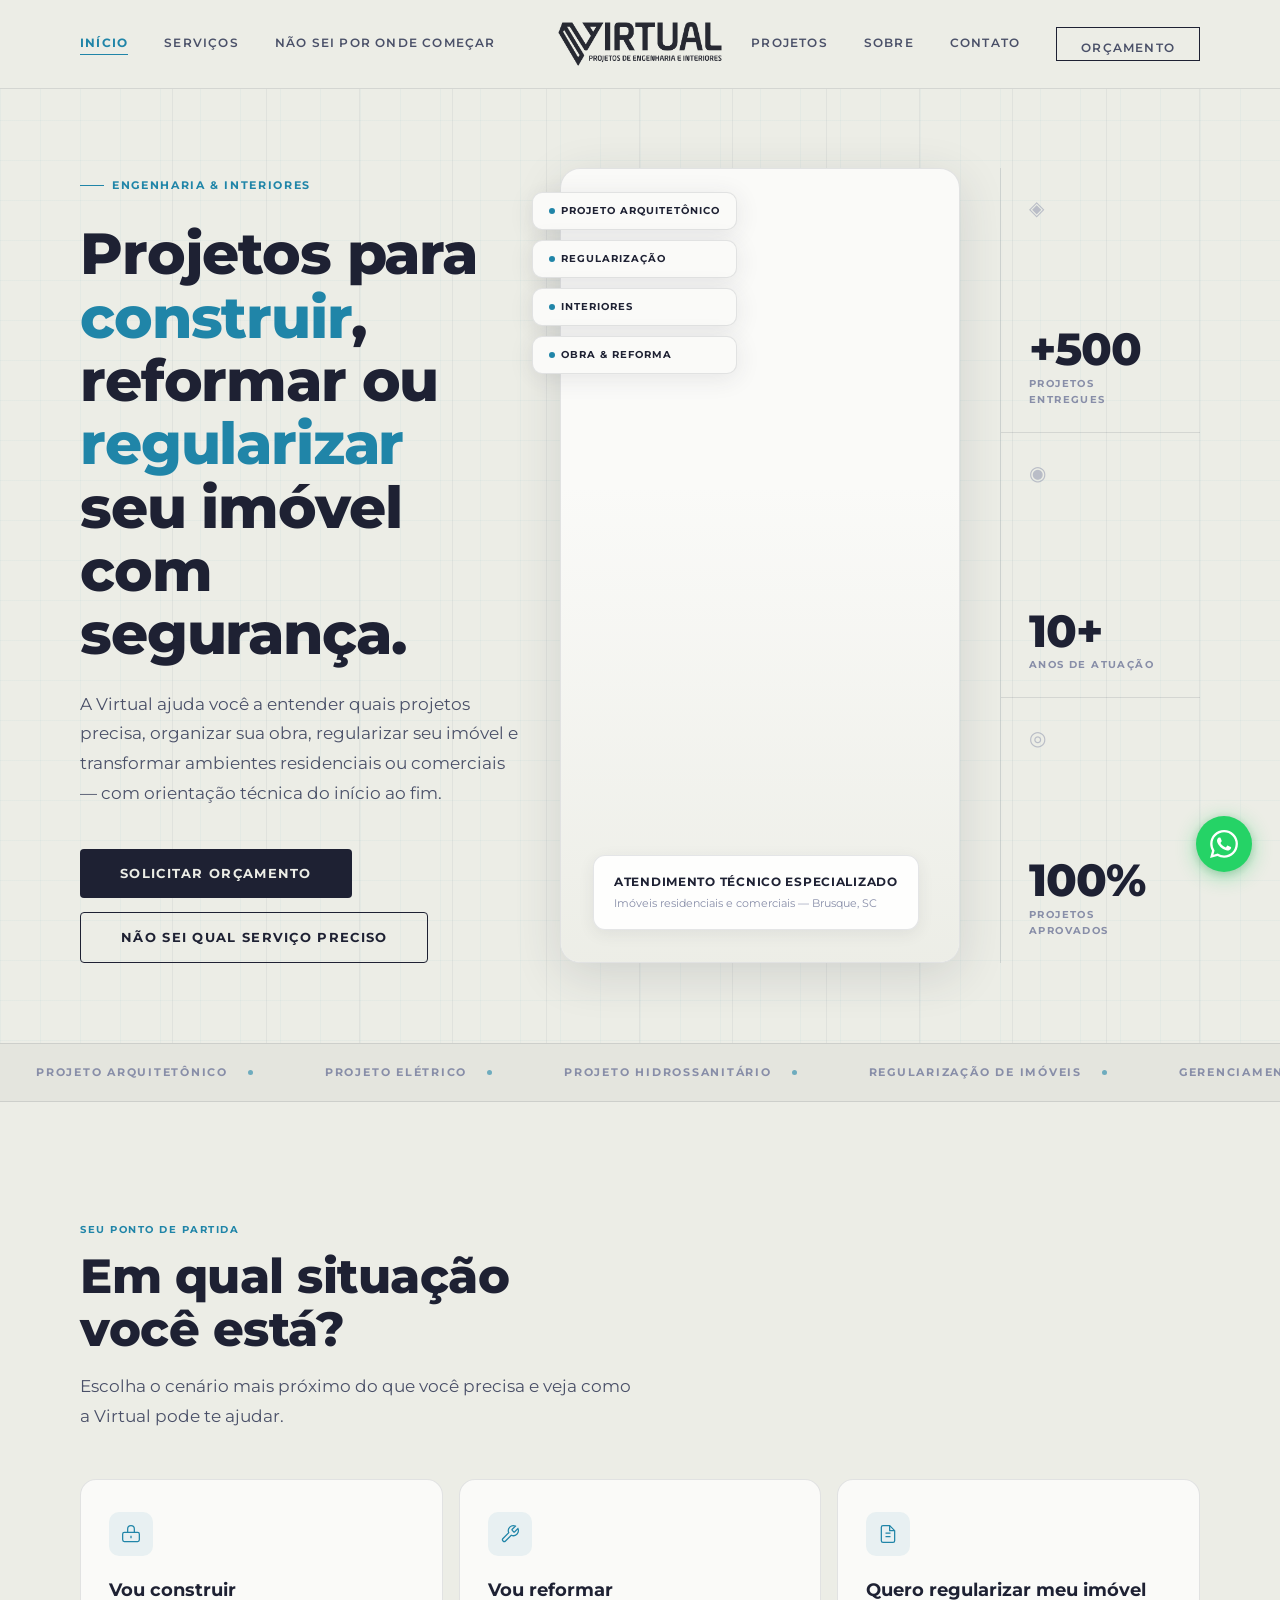
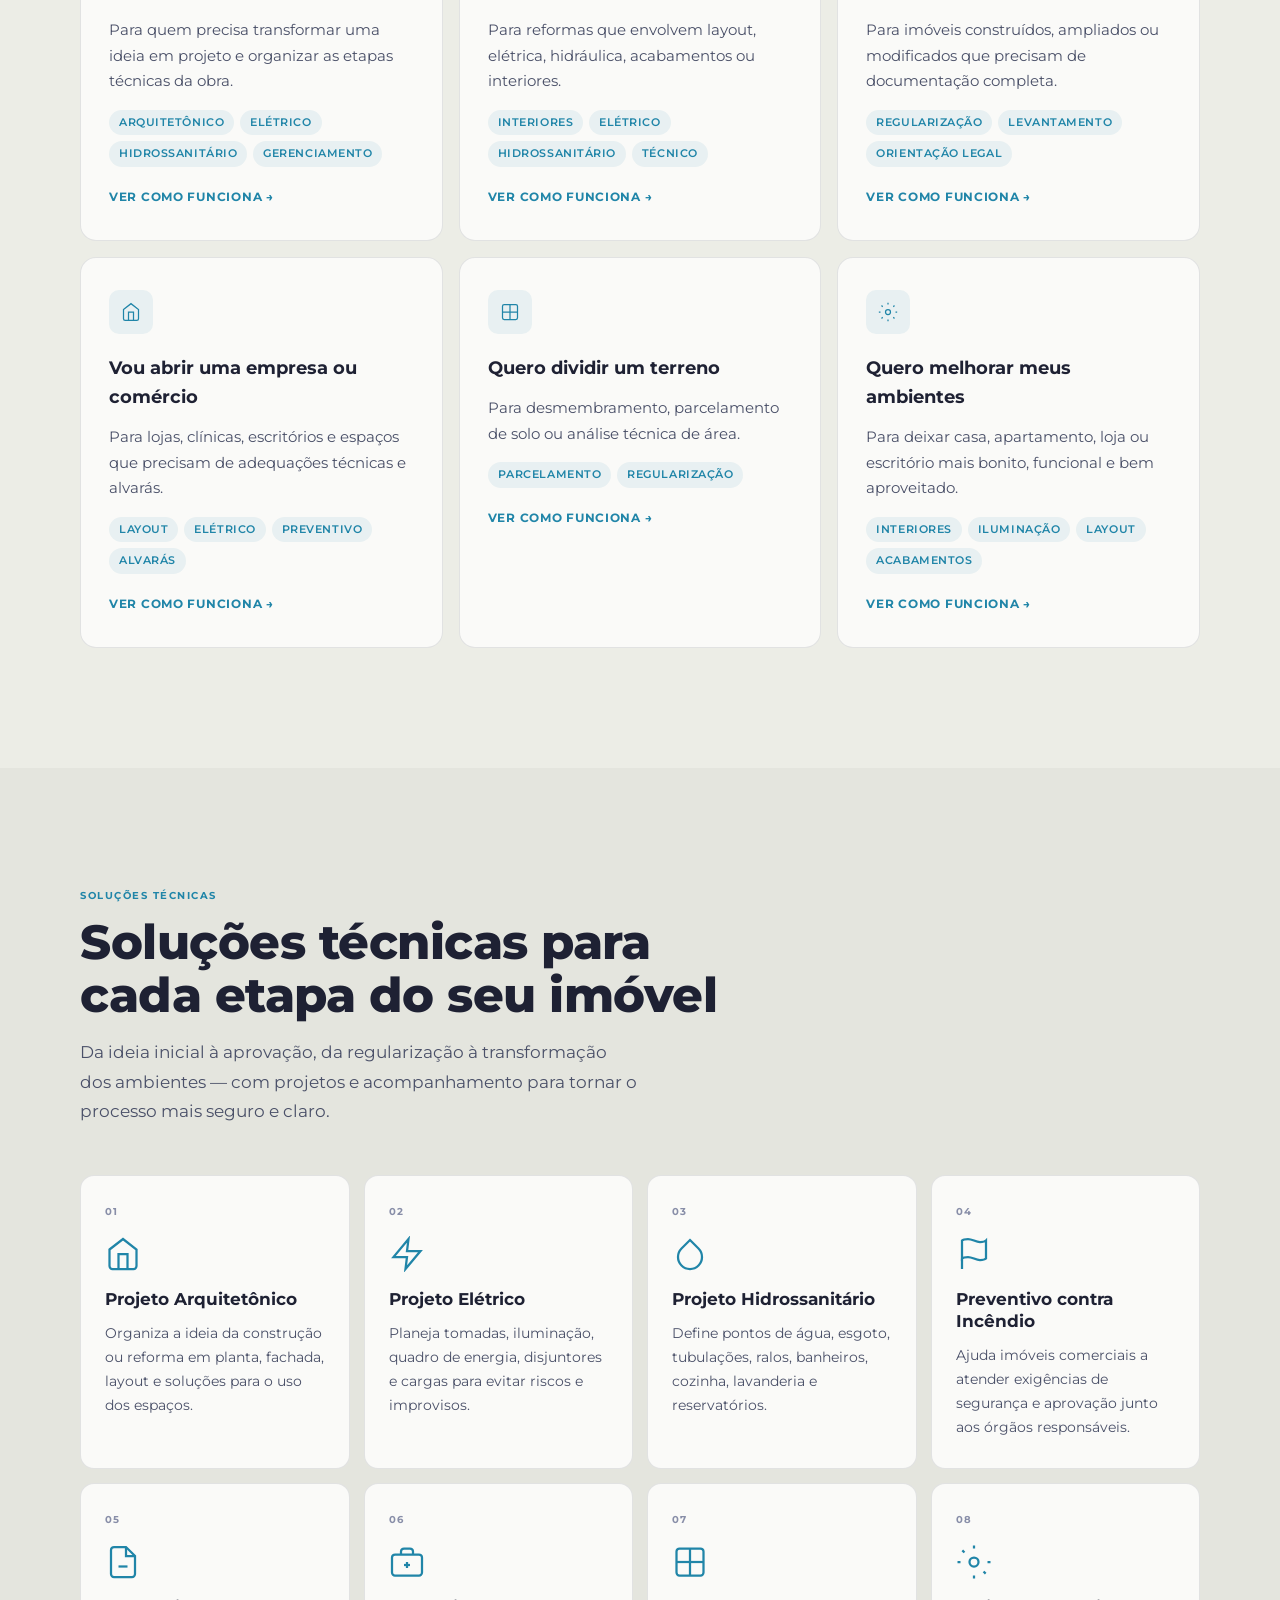
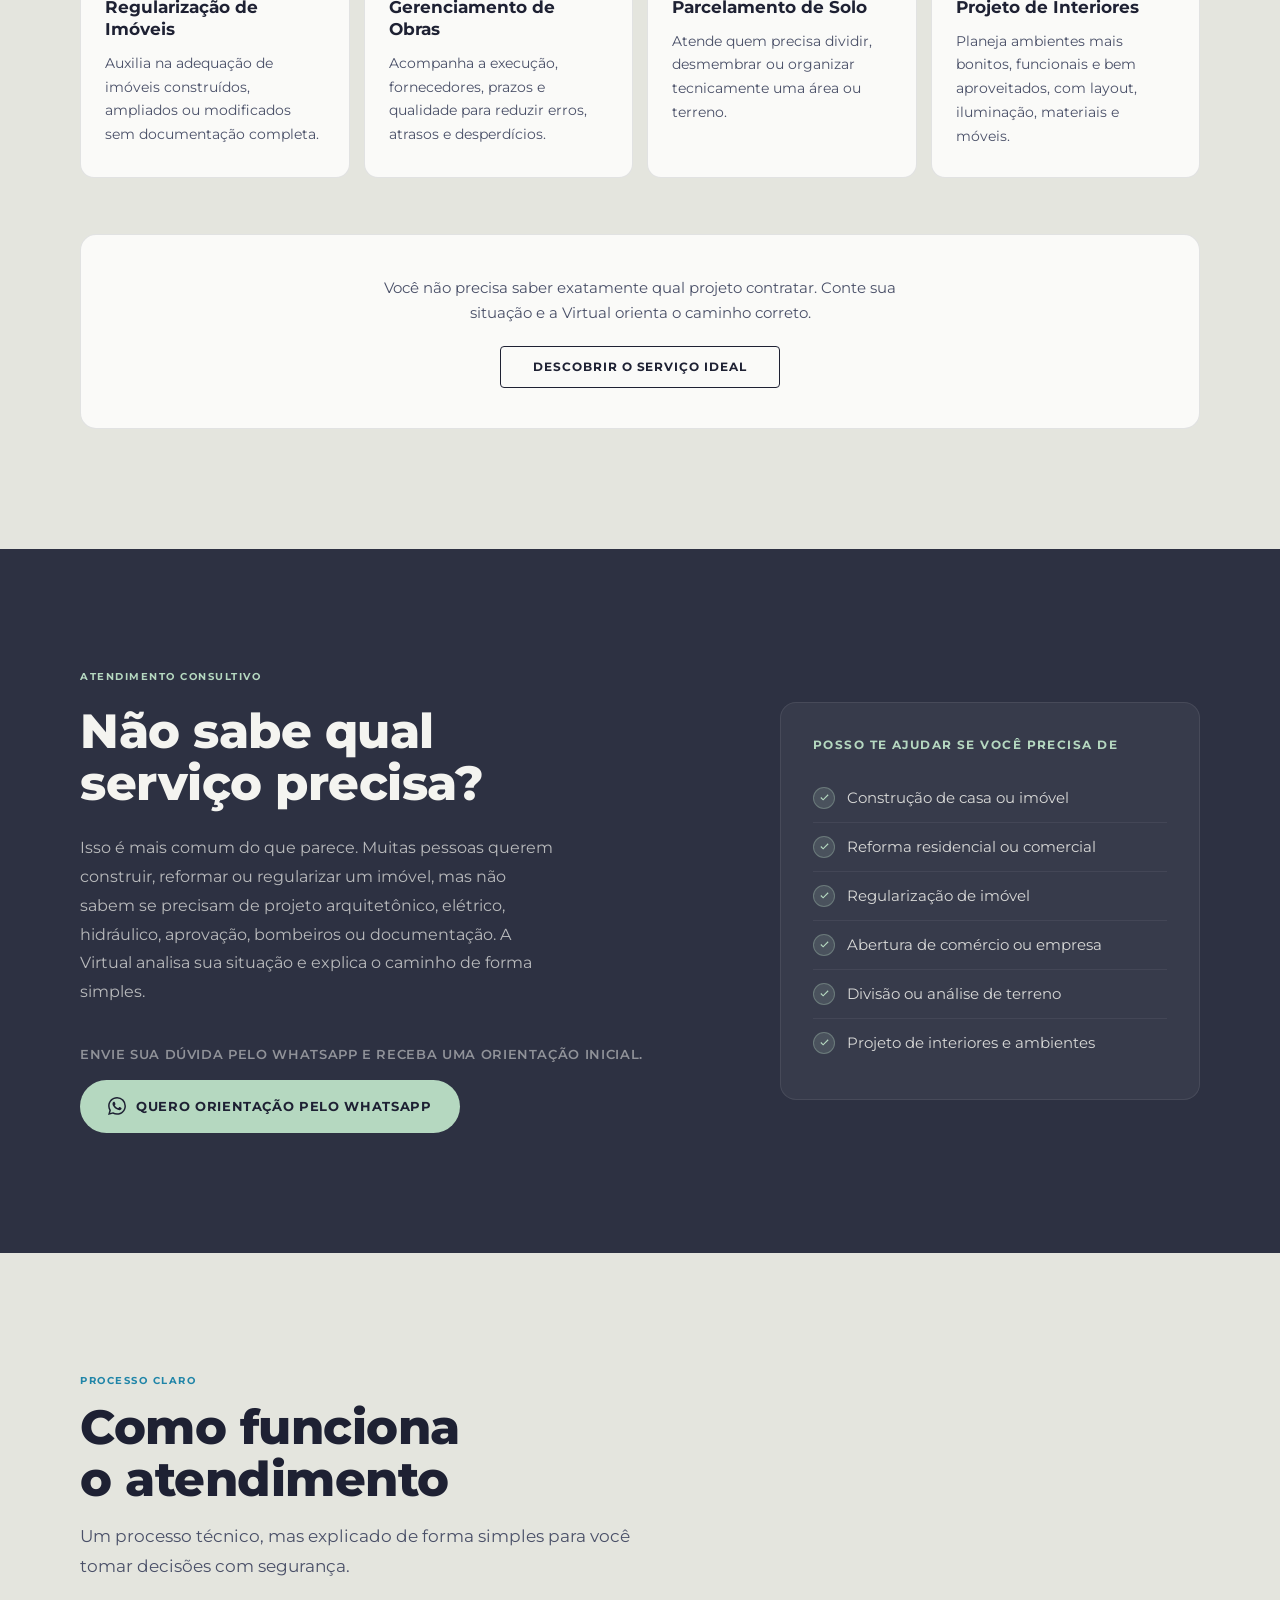
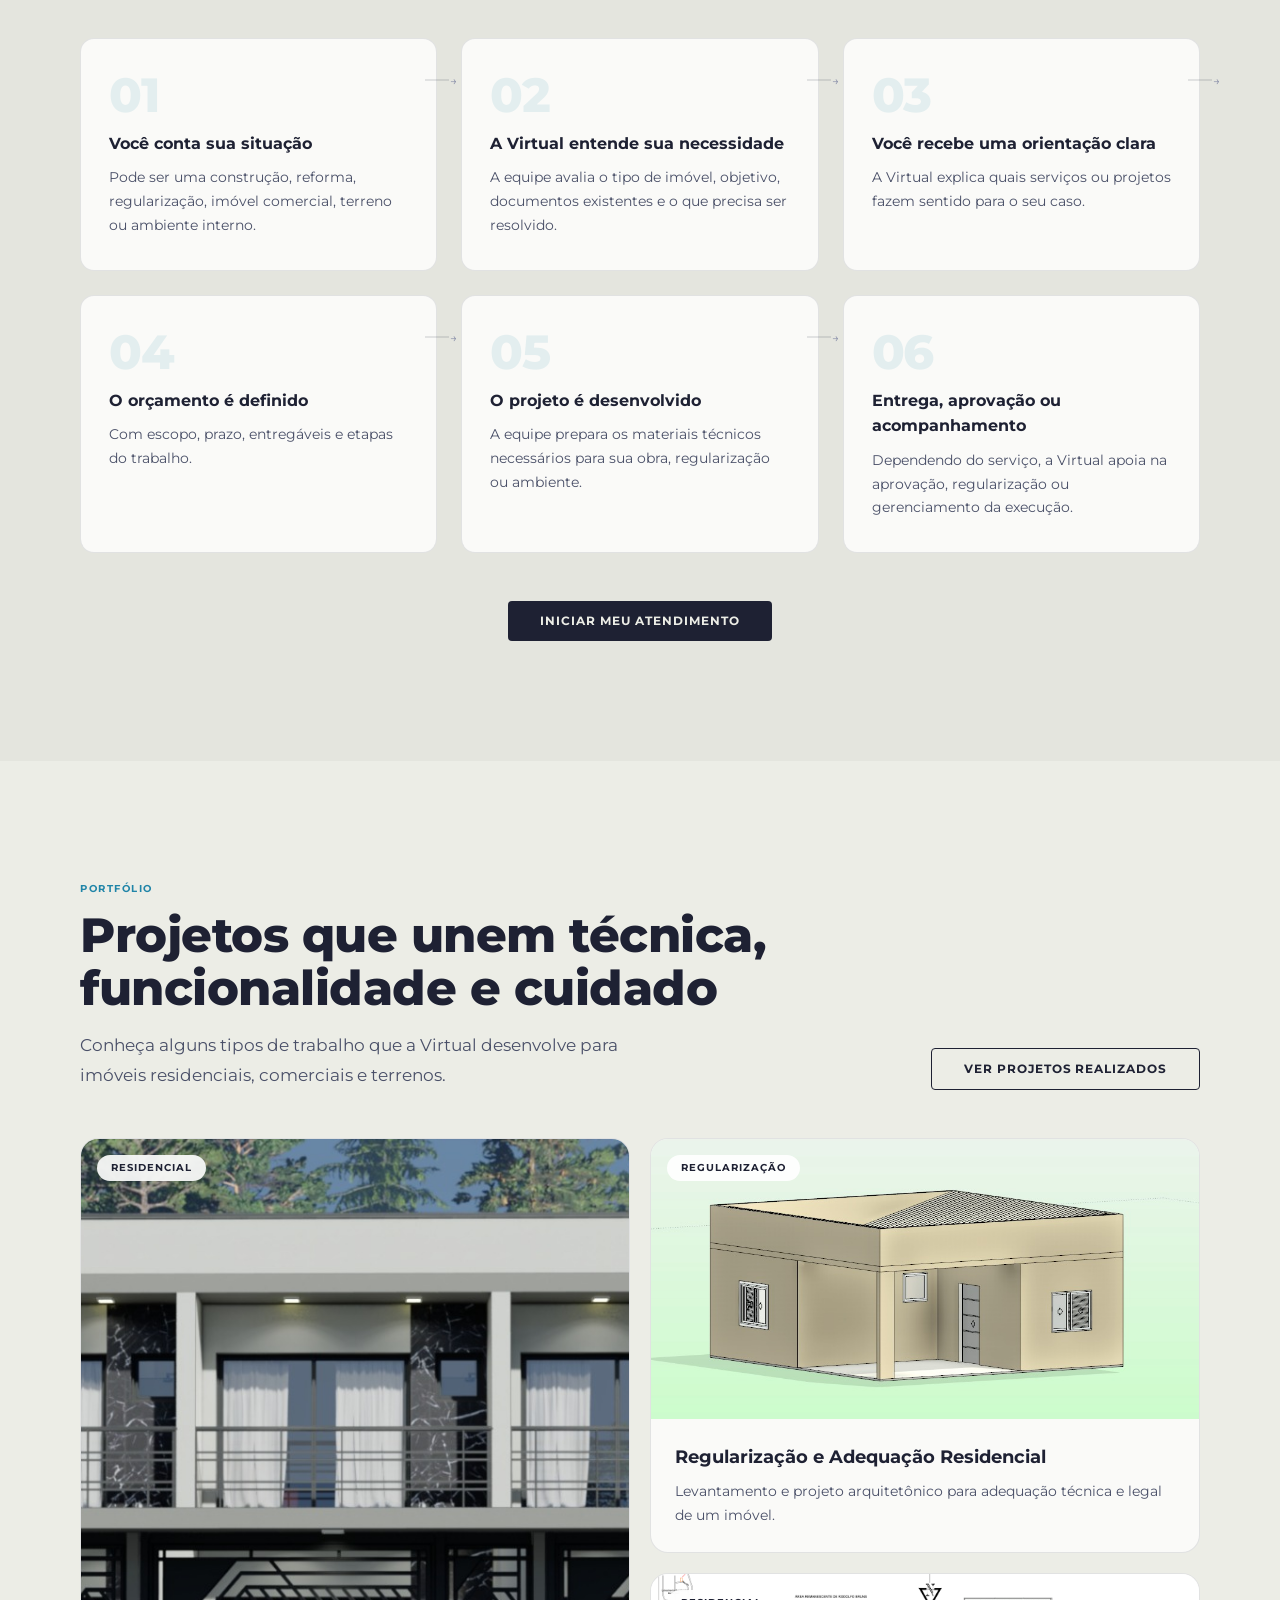
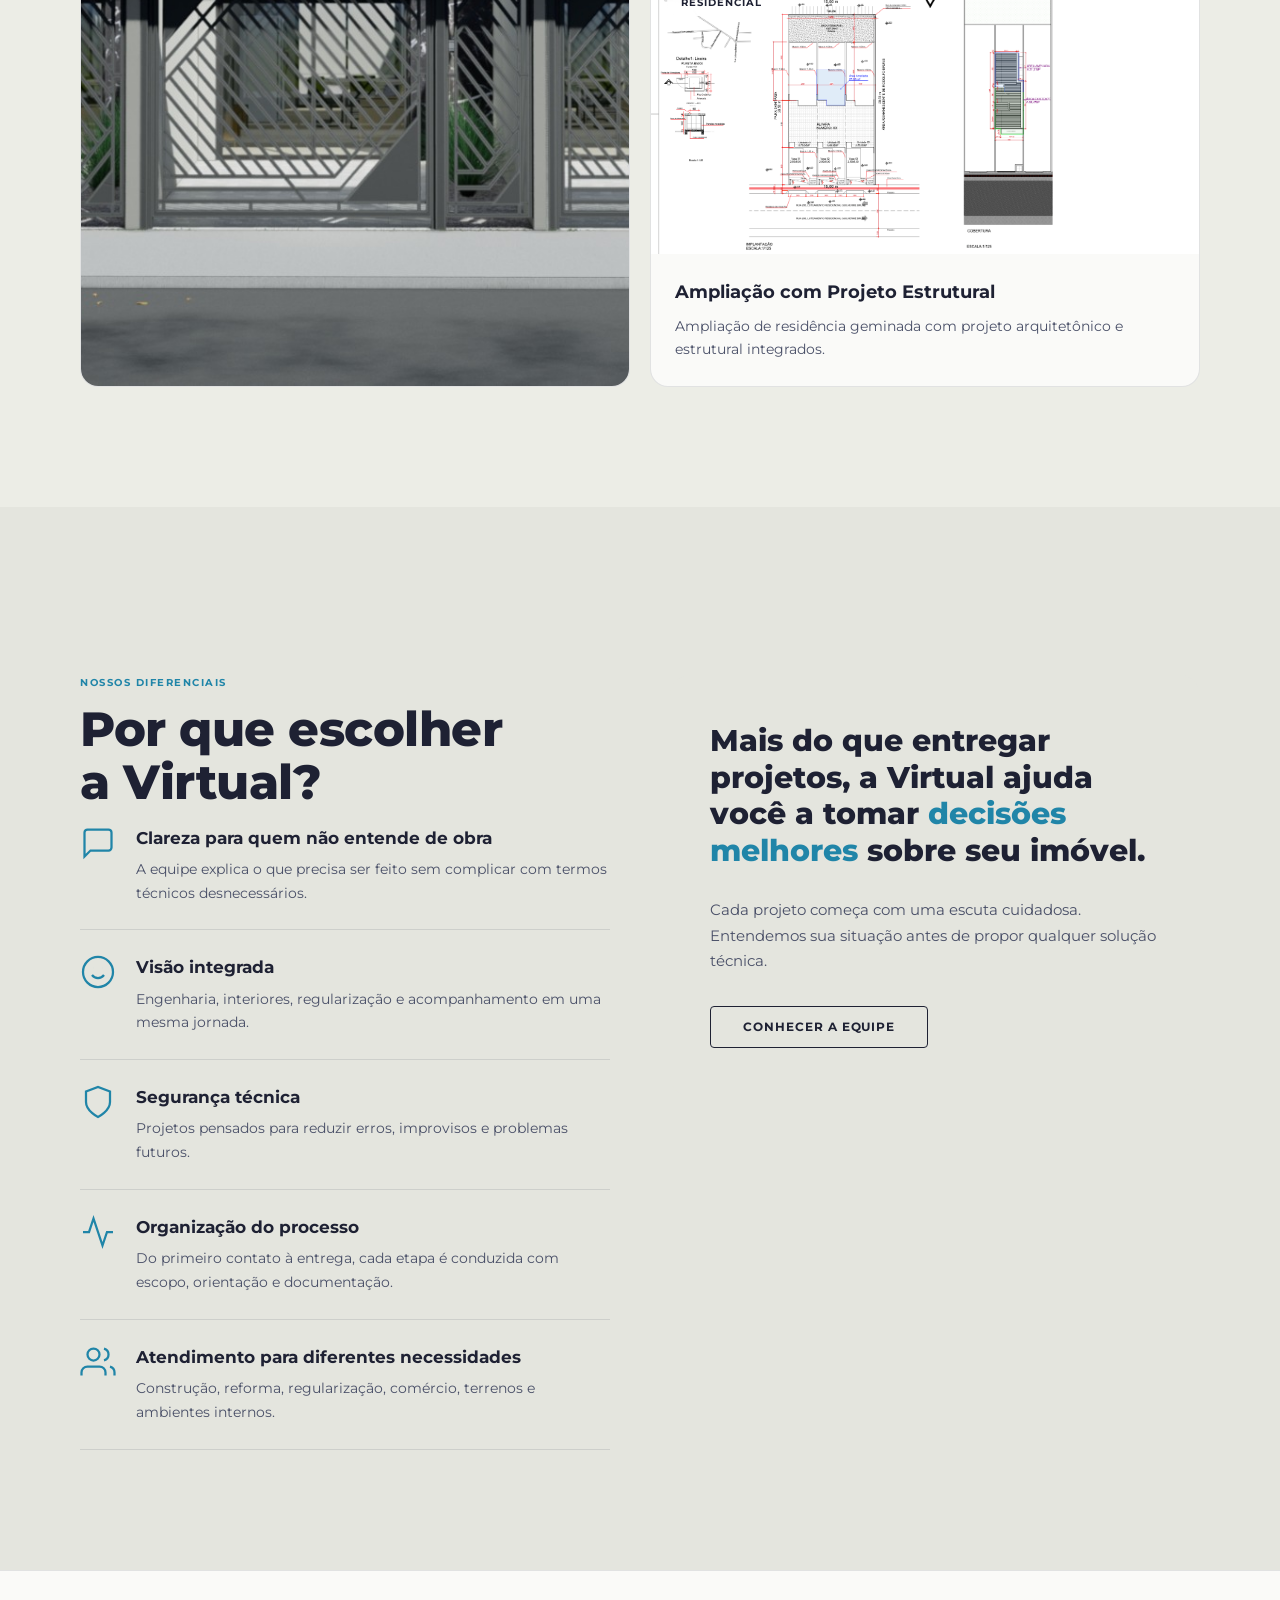
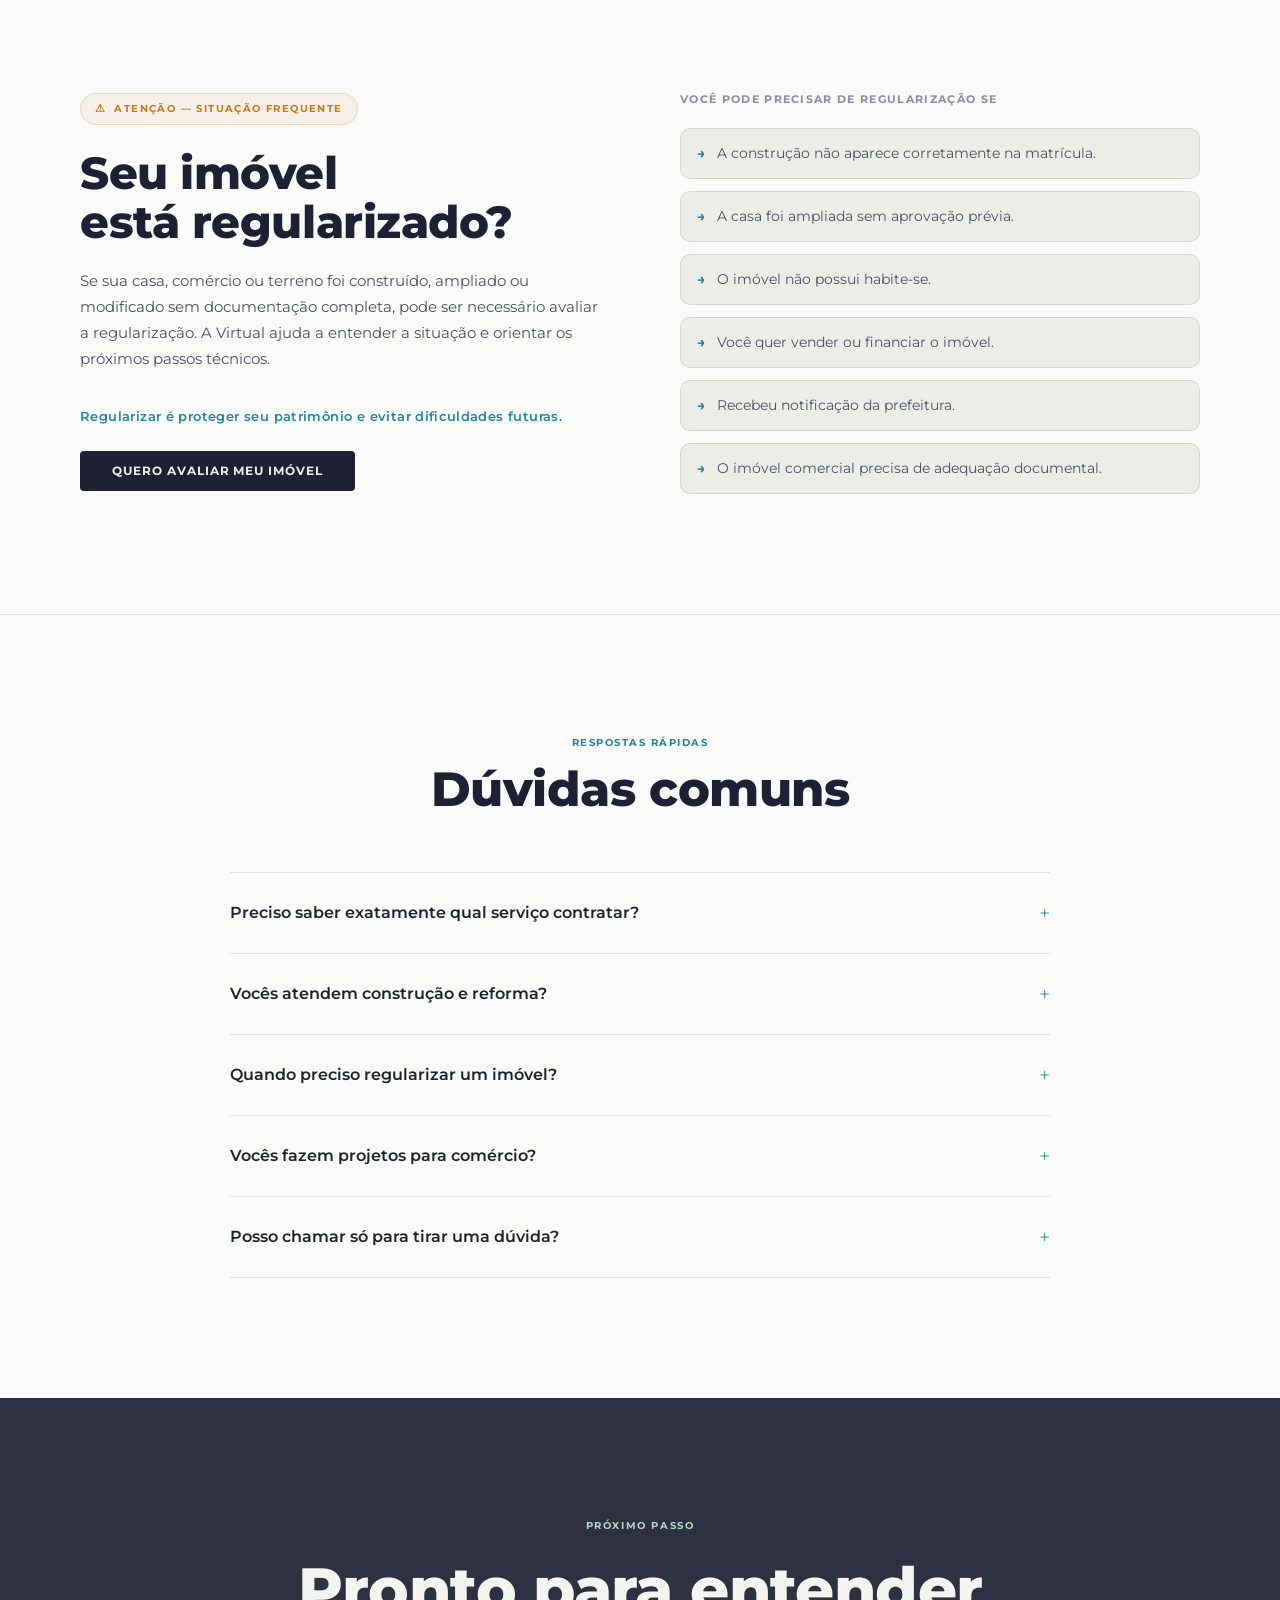
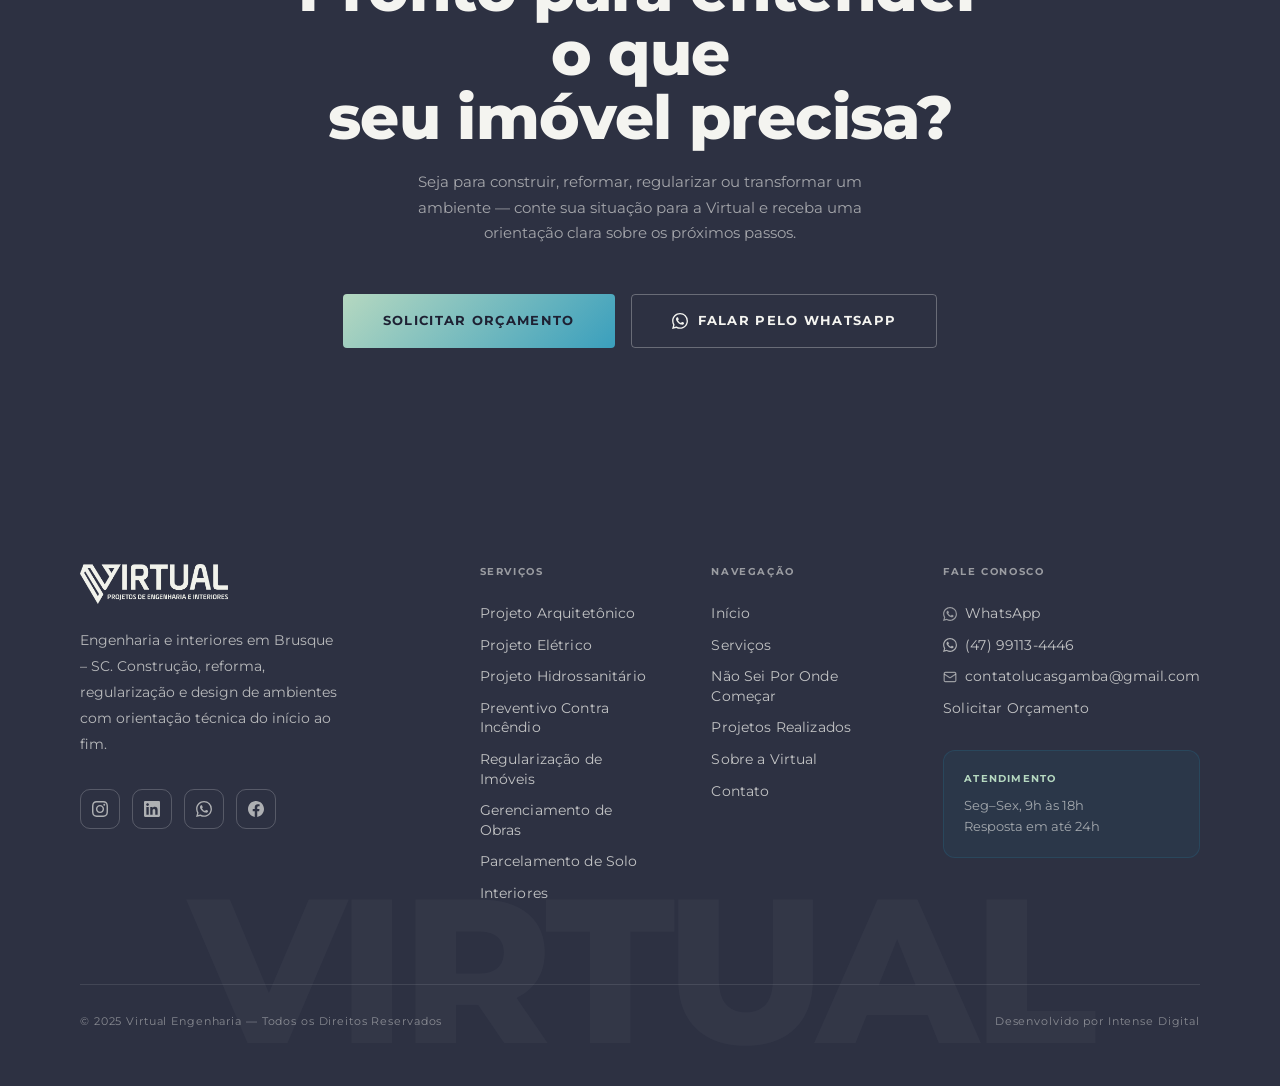
<file: index.html>
<!DOCTYPE html>
<html lang="pt-BR" class="scroll-smooth">
<head>
  <meta charset="UTF-8">
  <meta name="viewport" content="width=device-width, initial-scale=1.0">
  <title>Virtual Engenharia — Projetos de Engenharia e Interiores</title>
  <meta name="description" content="Projetos de engenharia e interiores para construir, reformar e regularizar seu imóvel com segurança. Atendimento técnico residencial e comercial.">
  <link rel="preconnect" href="https://fonts.googleapis.com">
  <link rel="preconnect" href="https://fonts.gstatic.com" crossorigin>
  <link href="https://fonts.googleapis.com/css2?family=Montserrat:ital,wght@0,300;0,400;0,500;0,600;0,700;0,800;0,900;1,300;1,400&display=swap" rel="stylesheet">
  <link rel="stylesheet" href="assets/css/style.css">
  <link rel="icon" type="image/png" href="assets/logo/simbolo-favicon.png">
  <link rel="stylesheet" href="https://unpkg.com/aos@2.3.1/dist/aos.css">
  <style>
    /* ====== HOME-SPECIFIC STYLES ====== */

    /* Hero */
    .hero {
      min-height: 100svh;
      display: flex;
      flex-direction: column;
      justify-content: center;
      padding-top: 88px;
      position: relative;
      overflow: hidden;
      background-color: var(--bg);
      background-image:
        linear-gradient(rgba(32,133,168,0.04) 1px, transparent 1px),
        linear-gradient(90deg, rgba(32,133,168,0.04) 1px, transparent 1px);
      background-size: 40px 40px;
    }
    .hero-inner {
      display: grid;
      grid-template-columns: 1fr 400px 200px;
      gap: 40px;
      align-items: stretch;
      padding: 80px 0;
      position: relative;
    }
    .hero-label {
      display: inline-flex;
      align-items: center;
      gap: 8px;
      font-size: 11px;
      font-weight: 700;
      letter-spacing: .15em;
      text-transform: uppercase;
      color: var(--teal);
      margin-bottom: 28px;
    }
    .hero-label::before {
      content: '';
      display: inline-block;
      width: 24px;
      height: 1px;
      background: var(--teal);
    }
    .hero-h1 {
      font-family: var(--fd);
      font-size: clamp(2.6rem, 4.5vw, 3.8rem);
      font-weight: 800;
      line-height: 1.1;
      color: var(--ink);
      letter-spacing: -.02em;
      margin-bottom: 24px;
    }
    .hero-h1 em {
      font-style: normal;
      color: var(--teal);
    }
    .hero-desc {
      font-size: 17px;
      font-weight: 400;
      line-height: 1.75;
      color: var(--ink-mid);
      max-width: 480px;
      margin-bottom: 40px;
    }
    .hero-cta {
      display: flex;
      gap: 14px;
      flex-wrap: wrap;
    }
    /* Stats sidebar — digital-architect style (reused from design-system) */
    .hero-stats-col {
      border-left: 1px solid var(--border);
      display: flex;
      flex-direction: column;
      align-self: stretch;
      min-height: 360px;
    }
    .hero-stat {
      flex: 1;
      border-bottom: 1px solid var(--border);
      padding: 24px 28px;
      display: flex;
      flex-direction: column;
      justify-content: space-between;
      transition: background .3s var(--ease);
      cursor: default;
    }
    .hero-stat:last-child { border-bottom: none; }
    .hero-stat:hover { background: var(--bg-white); }
    .hero-stat-icon {
      font-size: 20px;
      color: var(--ink-muted);
      margin-bottom: 16px;
      opacity: .5;
    }
    .hero-stat-val {
      font-family: var(--fd);
      font-size: clamp(2.2rem, 3.5vw, 3rem);
      font-weight: 800;
      line-height: 1;
      color: var(--ink);
      margin-bottom: 4px;
      letter-spacing: -.02em;
    }
    .hero-stat-lbl {
      font-size: 10px;
      font-weight: 700;
      letter-spacing: .14em;
      text-transform: uppercase;
      color: var(--ink-muted);
    }
    .hero-visual {
      position: relative;
      align-self: stretch;
      min-height: 360px;
    }
    .hero-card-stack {
      position: relative;
      height: 100%;
      min-height: 420px;
    }
    .hero-main-card {
      position: absolute;
      inset: 0;
      border-radius: 20px;
      background: var(--bg-white);
      border: 1px solid var(--border);
      overflow: hidden;
      box-shadow: var(--sh2);
    }
    .hero-main-card-inner {
      height: 100%;
      background:
        linear-gradient(180deg, rgba(236,237,230,0) 40%, rgba(236,237,230,0.96) 100%),
        url('https://images.unsplash.com/photo-1503387762-592deb58ef4e?w=900&q=80') center/cover no-repeat;
      display: flex;
      align-items: flex-end;
      padding: 32px;
    }
    .hero-badge {
      background: rgba(255,255,255,0.9);
      backdrop-filter: blur(12px);
      border: 1px solid var(--border);
      border-radius: 12px;
      padding: 16px 20px;
      font-size: 12px;
      font-weight: 700;
      letter-spacing: .06em;
      text-transform: uppercase;
      color: var(--ink);
      box-shadow: 0 4px 16px rgba(45,49,66,0.08);
    }
    .hero-badge span {
      display: block;
      font-size: 11px;
      color: var(--ink-muted);
      font-weight: 400;
      margin-top: 4px;
      letter-spacing: 0;
      text-transform: none;
    }
    .hero-floating-cards {
      position: absolute;
      top: 24px;
      left: -28px;
      display: flex;
      flex-direction: column;
      gap: 10px;
    }
    .h-float-card {
      background: var(--bg-white);
      border: 1px solid var(--border);
      border-radius: 10px;
      padding: 10px 16px;
      font-size: 10px;
      font-weight: 700;
      letter-spacing: .1em;
      text-transform: uppercase;
      color: var(--ink);
      box-shadow: var(--sh);
      white-space: nowrap;
      animation: float-card 4s ease-in-out infinite;
    }
    .h-float-card:nth-child(2) { animation-delay: 0.5s; }
    .h-float-card:nth-child(3) { animation-delay: 1s; }
    .h-float-card:nth-child(4) { animation-delay: 1.5s; }
    .h-float-card .fc-dot {
      display: inline-block;
      width: 6px;
      height: 6px;
      border-radius: 50%;
      background: var(--teal);
      margin-right: 6px;
    }
    @keyframes float-card {
      0%, 100% { transform: translateY(0); }
      50% { transform: translateY(-5px); }
    }

    /* Situation Section */
    .sit-grid {
      display: grid;
      grid-template-columns: repeat(3, 1fr);
      gap: 16px;
      margin-top: 48px;
    }
    .sit-card {
      background: var(--bg-white);
      border: 1px solid var(--border);
      border-radius: 16px;
      padding: 32px 28px;
      cursor: pointer;
      transition: all 0.3s var(--ease);
      position: relative;
      overflow: hidden;
    }
    .sit-card::after {
      content: '';
      position: absolute;
      bottom: 0;
      left: 0;
      right: 0;
      height: 2px;
      background: var(--g-brand-h);
      transform: scaleX(0);
      transition: transform 0.3s var(--ease);
      transform-origin: left;
    }
    .sit-card:hover {
      border-color: rgba(32,133,168,0.25);
      box-shadow: var(--sh2);
      transform: translateY(-4px);
    }
    .sit-card:hover::after {
      transform: scaleX(1);
    }
    .sit-icon {
      width: 44px;
      height: 44px;
      background: rgba(32,133,168,0.08);
      border-radius: 10px;
      display: flex;
      align-items: center;
      justify-content: center;
      margin-bottom: 20px;
      color: var(--teal);
    }
    .sit-icon svg {
      width: 20px;
      height: 20px;
      stroke: currentColor;
      fill: none;
      stroke-width: 1.5;
    }
    .sit-title {
      font-size: 18px;
      font-weight: 700;
      color: var(--ink);
      margin-bottom: 12px;
    }
    .sit-desc {
      font-size: 15px;
      color: var(--ink-mid);
      line-height: 1.7;
      margin-bottom: 16px;
    }
    .sit-tags {
      display: flex;
      flex-wrap: wrap;
      gap: 6px;
    }
    .sit-tag {
      font-size: 11px;
      font-weight: 600;
      letter-spacing: .05em;
      text-transform: uppercase;
      color: var(--teal);
      background: rgba(32,133,168,0.08);
      padding: 4px 10px;
      border-radius: 999px;
    }
    .sit-link {
      display: inline-flex;
      align-items: center;
      gap: 6px;
      font-size: 12px;
      font-weight: 700;
      letter-spacing: .06em;
      text-transform: uppercase;
      color: var(--teal);
      margin-top: 20px;
      transition: gap 0.2s;
    }
    .sit-link:hover { gap: 10px; }

    /* Services grid */
    .serv-grid {
      display: grid;
      grid-template-columns: repeat(4, 1fr);
      gap: 14px;
      margin-top: 48px;
    }
    .serv-card {
      background: var(--bg-white);
      border: 1px solid var(--border);
      border-radius: 14px;
      padding: 28px 24px;
      transition: all 0.3s var(--ease);
    }
    .serv-card:hover {
      box-shadow: var(--sh2);
      border-color: rgba(32,133,168,0.2);
      transform: translateY(-3px);
    }
    .serv-num {
      font-size: 10px;
      font-weight: 700;
      letter-spacing: .12em;
      text-transform: uppercase;
      color: var(--ink-muted);
      margin-bottom: 16px;
    }
    .serv-icon {
      width: 36px;
      height: 36px;
      margin-bottom: 16px;
      color: var(--teal);
    }
    .serv-icon svg {
      width: 100%;
      height: 100%;
      stroke: currentColor;
      fill: none;
      stroke-width: 1.5;
    }
    .serv-title {
      font-size: 17px;
      font-weight: 700;
      color: var(--ink);
      margin-bottom: 12px;
      line-height: 1.3;
    }
    .serv-desc {
      font-size: 14px;
      color: var(--ink-mid);
      line-height: 1.7;
    }

    /* Dúvida Section */
    .dvida-section {
      background: var(--bg-dark);
      color: #F4F4F0;
    }
    .dvida-inner {
      display: grid;
      grid-template-columns: 1fr 420px;
      gap: 80px;
      align-items: center;
    }
    .dvida-label {
      font-size: 10px;
      font-weight: 700;
      letter-spacing: .15em;
      text-transform: uppercase;
      color: var(--mint);
      margin-bottom: 20px;
    }
    .dvida-h2 {
      font-family: var(--fd);
      font-size: clamp(2rem, 4vw, 3rem);
      font-weight: 800;
      line-height: 1.1;
      margin-bottom: 24px;
      color: #F4F4F0;
    }
    .dvida-text {
      font-size: 16px;
      line-height: 1.8;
      color: rgba(244,244,240,0.7);
      margin-bottom: 36px;
      max-width: 480px;
    }
    .dvida-checklist {
      background: rgba(255,255,255,0.05);
      border: 1px solid rgba(255,255,255,0.08);
      border-radius: 16px;
      padding: 32px;
    }
    .dvida-cl-title {
      font-size: 12px;
      font-weight: 700;
      letter-spacing: .12em;
      text-transform: uppercase;
      color: var(--mint);
      margin-bottom: 20px;
    }
    .dvida-cl-item {
      display: flex;
      align-items: center;
      gap: 12px;
      padding: 12px 0;
      border-bottom: 1px solid rgba(255,255,255,0.06);
      font-size: 15px;
      color: rgba(244,244,240,0.85);
    }
    .dvida-cl-item:last-child { border-bottom: none; }
    .dvida-cl-check {
      width: 22px;
      height: 22px;
      border-radius: 50%;
      background: rgba(181,216,192,0.15);
      border: 1px solid rgba(181,216,192,0.3);
      display: flex;
      align-items: center;
      justify-content: center;
      flex-shrink: 0;
      color: var(--mint);
    }
    .dvida-cl-check svg {
      width: 11px;
      height: 11px;
      stroke: currentColor;
      fill: none;
      stroke-width: 2.5;
    }
    .btn-wpp {
      display: inline-flex;
      align-items: center;
      gap: 10px;
      background: var(--mint);
      color: var(--ink);
      padding: 16px 28px;
      border-radius: 999px;
      font-size: 13px;
      font-weight: 700;
      letter-spacing: .05em;
      text-transform: uppercase;
      transition: all 0.3s var(--ease);
    }
    .btn-wpp:hover {
      background: #F4F4F0;
      transform: translateY(-2px);
      box-shadow: 0 8px 32px rgba(181,216,192,0.3);
    }

    /* How it works */
    .how-section { background: var(--bg-alt); }
    .step-grid {
      display: grid;
      grid-template-columns: repeat(3, 1fr);
      gap: 24px;
      margin-top: 56px;
    }
    .step-card {
      background: var(--bg-white);
      border: 1px solid var(--border);
      border-radius: 14px;
      padding: 32px 28px;
      position: relative;
    }
    .step-num {
      font-family: var(--fd);
      font-size: 48px;
      font-weight: 800;
      line-height: 1;
      color: rgba(32,133,168,0.1);
      margin-bottom: 12px;
      letter-spacing: -.03em;
    }
    .step-title {
      font-size: 16px;
      font-weight: 700;
      color: var(--ink);
      margin-bottom: 10px;
    }
    .step-text {
      font-size: 14px;
      color: var(--ink-mid);
      line-height: 1.7;
    }
    .step-connector {
      position: absolute;
      top: 40px;
      right: -13px;
      width: 24px;
      height: 2px;
      background: var(--border);
      z-index: 1;
    }
    .step-connector::after {
      content: '→';
      position: absolute;
      right: -8px;
      top: -8px;
      font-size: 12px;
      color: var(--ink-muted);
    }

    /* Portfolio */
    .port-grid {
      display: grid;
      grid-template-columns: repeat(2, 1fr);
      gap: 20px;
      margin-top: 48px;
    }
    .port-card {
      border-radius: 18px;
      overflow: hidden;
      background: var(--bg-white);
      border: 1px solid var(--border);
      transition: all 0.4s var(--ease);
      position: relative;
    }
    .port-card:first-child {
      grid-row: span 2;
    }
    .port-card:hover {
      transform: translateY(-4px);
      box-shadow: var(--sh2);
    }
    .port-img {
      height: 280px;
      background: var(--bg-alt);
      overflow: hidden;
      position: relative;
    }
    .port-card:first-child .port-img {
      height: 100%;
      min-height: 560px;
    }
    .port-img img {
      width: 100%;
      height: 100%;
      object-fit: cover;
      transition: transform 0.6s var(--ease);
    }
    .port-card:hover .port-img img {
      transform: scale(1.04);
    }
    .port-cat {
      position: absolute;
      top: 16px;
      left: 16px;
      background: rgba(255,255,255,0.9);
      backdrop-filter: blur(8px);
      border-radius: 999px;
      padding: 5px 14px;
      font-size: 10px;
      font-weight: 700;
      letter-spacing: .1em;
      text-transform: uppercase;
      color: var(--ink);
    }
    .port-info {
      padding: 24px;
    }
    .port-title {
      font-size: 18px;
      font-weight: 700;
      color: var(--ink);
      margin-bottom: 8px;
    }
    .port-desc {
      font-size: 14px;
      color: var(--ink-mid);
      line-height: 1.7;
    }

    /* Why us */
    .why-grid {
      display: grid;
      grid-template-columns: 1fr 1fr;
      gap: 60px;
      align-items: start;
      margin-top: 48px;
    }
    .why-items {
      display: flex;
      flex-direction: column;
      gap: 0;
    }
    .why-item {
      padding: 24px 0;
      border-bottom: 1px solid var(--border);
      display: grid;
      grid-template-columns: 36px 1fr;
      gap: 20px;
      align-items: start;
    }
    .why-item:first-child { padding-top: 0; }
    .why-icon {
      width: 36px;
      height: 36px;
      color: var(--teal);
      flex-shrink: 0;
    }
    .why-icon svg {
      width: 100%;
      height: 100%;
      stroke: currentColor;
      fill: none;
      stroke-width: 1.5;
    }
    .why-ttl {
      font-size: 17px;
      font-weight: 700;
      color: var(--ink);
      margin-bottom: 6px;
    }
    .why-txt {
      font-size: 14px;
      color: var(--ink-mid);
      line-height: 1.7;
    }
    .why-quote {
      background: var(--bg-alt);
      border-radius: 20px;
      padding: 48px 40px;
      position: sticky;
      top: 108px;
    }
    .why-quote-text {
      font-family: var(--fd);
      font-size: clamp(1.4rem, 2.5vw, 1.9rem);
      font-weight: 800;
      line-height: 1.2;
      color: var(--ink);
      margin-bottom: 28px;
    }
    .why-quote-text em {
      font-style: normal;
      color: var(--teal);
    }
    .why-quote-sub {
      font-size: 15px;
      color: var(--ink-mid);
      line-height: 1.7;
    }

    /* Regularização Alert Section */
    .reg-section {
      background: var(--bg-white);
      border-top: 1px solid var(--border);
      border-bottom: 1px solid var(--border);
    }
    .reg-inner {
      display: grid;
      grid-template-columns: 1fr 1fr;
      gap: 80px;
      align-items: center;
    }
    .reg-alert-label {
      display: inline-flex;
      align-items: center;
      gap: 8px;
      font-size: 10px;
      font-weight: 700;
      letter-spacing: .14em;
      text-transform: uppercase;
      color: #C47A1B;
      background: rgba(196,122,27,0.08);
      border: 1px solid rgba(196,122,27,0.2);
      border-radius: 999px;
      padding: 6px 14px;
      margin-bottom: 24px;
    }
    .reg-alert-label::before {
      content: '⚠';
      font-size: 11px;
    }
    .reg-h2 {
      font-family: var(--fd);
      font-size: clamp(1.8rem, 3.5vw, 2.8rem);
      font-weight: 800;
      line-height: 1.1;
      color: var(--ink);
      margin-bottom: 20px;
    }
    .reg-text {
      font-size: 15px;
      color: var(--ink-mid);
      line-height: 1.75;
      margin-bottom: 32px;
    }
    .reg-signals {
      display: flex;
      flex-direction: column;
      gap: 12px;
    }
    .reg-signal {
      display: flex;
      align-items: flex-start;
      gap: 12px;
      font-size: 14px;
      color: var(--ink-mid);
      padding: 14px 16px;
      background: var(--bg);
      border-radius: 10px;
      border: 1px solid var(--border);
      line-height: 1.5;
    }
    .reg-signal::before {
      content: '→';
      color: var(--teal);
      font-weight: 700;
      flex-shrink: 0;
    }

    /* Final CTA */
    .final-cta {
      background: var(--bg-dark);
      text-align: center;
    }
    .final-cta-eyebrow {
      font-size: 10px;
      font-weight: 700;
      letter-spacing: .16em;
      text-transform: uppercase;
      color: var(--mint);
      margin-bottom: 24px;
    }
    .final-cta-h2 {
      font-family: var(--fd);
      font-size: clamp(2rem, 5vw, 3.8rem);
      font-weight: 800;
      line-height: 1.05;
      color: #F4F4F0;
      margin-bottom: 20px;
      max-width: 700px;
      margin-left: auto;
      margin-right: auto;
    }
    .final-cta-text {
      font-size: 15px;
      color: rgba(244,244,240,0.6);
      line-height: 1.7;
      max-width: 520px;
      margin: 0 auto 48px;
    }
    .final-cta-buttons {
      display: flex;
      gap: 16px;
      justify-content: center;
      flex-wrap: wrap;
    }

    /* Shared utility overrides for Home */
    .section-home { padding: 120px 0; }
    .s-eyebrow {
      font-size: 10px;
      font-weight: 700;
      letter-spacing: .15em;
      text-transform: uppercase;
      color: var(--teal);
      margin-bottom: 12px;
    }
    .s-title {
      font-family: var(--fd);
      font-size: clamp(2rem, 4vw, 3rem);
      font-weight: 800;
      line-height: 1.1;
      color: var(--ink);
      margin-bottom: 16px;
      letter-spacing: -.01em;
    }
    .s-subtitle {
      font-size: 17px;
      color: var(--ink-mid);
      line-height: 1.75;
      max-width: 560px;
    }
    .s-header { margin-bottom: 0; }

    /* Responsive */
    @media (max-width: 1024px) {
      .hero-inner { grid-template-columns: 1fr; gap: 48px; }
      .hero-card-stack { height: 350px; min-height: auto; }
      .hero-floating-cards { display: none; }
      .hero-stats-col {
        flex-direction: row;
        border-left: none;
        border-top: 1px solid var(--border);
        border-bottom: 1px solid var(--border);
        min-height: auto;
        padding: 12px 0;
        margin-top: 24px;
      }
      .hero-stat {
        border-bottom: none;
        border-right: 1px solid var(--border);
        padding: 12px 16px;
      }
      .hero-stat:last-child { border-right: none; }
      .sit-grid { grid-template-columns: repeat(2, 1fr); }
      .serv-grid { grid-template-columns: repeat(2, 1fr); }
      .dvida-inner { grid-template-columns: 1fr; }
      .step-grid { grid-template-columns: repeat(2, 1fr); }
      .port-grid { grid-template-columns: 1fr; }
      .port-card:first-child { grid-row: span 1; }
      .port-card:first-child .port-img { min-height: 280px; }
      .why-grid { grid-template-columns: 1fr; }
      .reg-inner { grid-template-columns: 1fr; }
    }
    @media (max-width: 640px) {
      .hero-stats-col {
        flex-direction: column;
        border-bottom: none;
      }
      .hero-stat {
        border-right: none;
        border-bottom: 1px solid var(--border);
        padding: 16px 8px;
      }
      .hero-stat:last-child { border-bottom: none; }
      .sit-grid { grid-template-columns: 1fr; }
      .serv-grid { grid-template-columns: 1fr; }
      .step-grid { grid-template-columns: 1fr; }
      .step-connector { display: none; }
      .section-home { padding: 80px 0; }
    }
  </style>
</head>
<body>

<!-- PRELOADER -->
<div class="preloader" id="preloader">
  <div class="pre-logo">
    <img src="assets/logo/sem-fundo-principal-1.png" alt="Virtual Engenharia" style="max-height: 52px; width: auto; object-fit: contain;">
  </div>
  <div class="pre-bar-wrap"><div class="pre-bar" id="pre-bar"></div></div>
</div>

<!-- VERTICAL GRID GUIDES -->
<div class="grid-guides" aria-hidden="true">
  <span></span><span></span><span></span><span></span>
  <span></span><span></span><span></span><span></span>
  <span></span><span></span><span></span><span></span>
</div>

<!-- HEADER -->
<header class="header" id="hdr">
  <div class="w">
    <div class="header-inner">
      <nav class="h-nav-l">
        <a href="index.html" class="active">Início</a>
        <a href="servicos.html">Serviços</a>
        <a href="nao-sei-por-onde-comecar.html">Não Sei Por Onde Começar</a>
      </nav>
      <a href="index.html" class="h-logo">
        <img src="assets/logo/sem-fundo-principal-1.png" alt="Virtual Engenharia" style="max-height: 32px; width: auto; object-fit: contain;">
      </a>
      <nav class="h-nav-r">
        <a href="projetos.html">Projetos</a>
        <a href="sobre.html">Sobre</a>
        <a href="contato.html">Contato</a>
        <a href="contato.html" class="h-cta" id="hl-cta">Orçamento</a>
      </nav>
      <button type="button" class="h-burger" id="hburger" aria-label="Abrir menu" aria-expanded="false" aria-controls="mobile-overlay">
        <span></span><span></span><span></span>
      </button>
    </div>
  </div>
</header>

<!-- MOBILE OVERLAY MENU -->
<div class="mobile-overlay" id="mobile-overlay">
  <button type="button" class="mobile-overlay-close" id="hburger-close" aria-label="Fechar menu">
    <span></span><span></span>
  </button>
  <nav class="mobile-overlay-nav">
    <a href="index.html" class="active">Início</a>
    <a href="servicos.html">Serviços</a>
    <a href="nao-sei-por-onde-comecar.html">Não Sei Por Onde Começar</a>
    <a href="projetos.html">Projetos</a>
    <a href="sobre.html">Sobre</a>
    <a href="contato.html">Contato</a>
    <a href="contato.html" class="h-cta">Orçamento</a>
  </nav>
</div>

<!-- =========================================
     1. HERO / PRIMEIRA DOBRA
     ========================================= -->
<section class="hero" id="hero">
  <div class="b-guides" aria-hidden="true">
    <span></span><span></span><span></span><span></span>
    <span></span><span></span><span></span><span></span>
    <span></span><span></span><span></span><span></span>
  </div>
  <div class="w">
    <div class="hero-inner">

      <!-- Left: Text -->
      <div>
        <div class="hero-label" data-aos="fade-up">Engenharia & Interiores</div>
        <h1 class="hero-h1" data-aos="fade-up" data-aos-delay="80">
          Projetos para <em>construir</em>, reformar ou
          <em>regularizar</em> seu imóvel com segurança.
        </h1>
        <p class="hero-desc" data-aos="fade-up" data-aos-delay="160">
          A Virtual ajuda você a entender quais projetos precisa, organizar sua obra, regularizar seu imóvel e transformar ambientes residenciais ou comerciais — com orientação técnica do início ao fim.
        </p>
        <div class="hero-cta" data-aos="fade-up" data-aos-delay="240">
          <a href="contato.html" class="btn btn-ink btn-lg">Solicitar Orçamento</a>
          <a href="nao-sei-por-onde-comecar.html" class="btn btn-outline btn-lg">Não sei qual serviço preciso</a>
        </div>
        </div>

      <!-- Right: Visual Card (image) -->
      <div class="hero-visual" data-aos="fade-left" data-aos-delay="200">
        <div class="hero-card-stack">
          <div class="hero-main-card">
            <div class="hero-main-card-inner">
              <div class="hero-badge">
                Atendimento técnico especializado
                <span>Imóveis residenciais e comerciais — Brusque, SC</span>
              </div>
            </div>
          </div>
          <div class="hero-floating-cards">
            <div class="h-float-card"><span class="fc-dot"></span>Projeto Arquitetônico</div>
            <div class="h-float-card"><span class="fc-dot"></span>Regularização</div>
            <div class="h-float-card"><span class="fc-dot"></span>Interiores</div>
            <div class="h-float-card"><span class="fc-dot"></span>Obra &amp; Reforma</div>
          </div>
        </div>
      </div>

      <!-- Stats sidebar — digital-architect style -->
      <div class="hero-stats-col" data-aos="fade-left" data-aos-delay="400">
        <div class="hero-stat">
          <div class="hero-stat-icon">◈</div>
          <div>
            <div class="hero-stat-val">+500</div>
            <div class="hero-stat-lbl">Projetos entregues</div>
          </div>
        </div>
        <div class="hero-stat">
          <div class="hero-stat-icon">◉</div>
          <div>
            <div class="hero-stat-val">10+</div>
            <div class="hero-stat-lbl">Anos de atuação</div>
          </div>
        </div>
        <div class="hero-stat">
          <div class="hero-stat-icon">◎</div>
          <div>
            <div class="hero-stat-val">100%</div>
            <div class="hero-stat-lbl">Projetos Aprovados</div>
          </div>
        </div>
      </div>

    </div>
  </div>
</section>

<!-- MARQUEE — serviços (igual ao design-system) -->
<div class="mq" id="home-mq">
  <div class="mq-track" id="home-mq-track">
    <div class="mq-item">Projeto Arquitetônico<span class="mq-dot"></span></div>
    <div class="mq-item">Projeto Elétrico<span class="mq-dot"></span></div>
    <div class="mq-item">Projeto Hidrossanitário<span class="mq-dot"></span></div>
    <div class="mq-item">Regularização de Imóveis<span class="mq-dot"></span></div>
    <div class="mq-item">Gerenciamento de Obras<span class="mq-dot"></span></div>
    <div class="mq-item">Preventivo contra Incêndio<span class="mq-dot"></span></div>
    <div class="mq-item">Projeto de Interiores<span class="mq-dot"></span></div>
    <div class="mq-item">Parcelamento de Solo<span class="mq-dot"></span></div>
    <div class="mq-item">Brusque — SC<span class="mq-dot"></span></div>
    <!-- Duplicate for seamless loop -->
    <div class="mq-item">Projeto Arquitetônico<span class="mq-dot"></span></div>
    <div class="mq-item">Projeto Elétrico<span class="mq-dot"></span></div>
    <div class="mq-item">Projeto Hidrossanitário<span class="mq-dot"></span></div>
    <div class="mq-item">Regularização de Imóveis<span class="mq-dot"></span></div>
    <div class="mq-item">Gerenciamento de Obras<span class="mq-dot"></span></div>
    <div class="mq-item">Preventivo contra Incêndio<span class="mq-dot"></span></div>
    <div class="mq-item">Projeto de Interiores<span class="mq-dot"></span></div>
    <div class="mq-item">Parcelamento de Solo<span class="mq-dot"></span></div>
    <div class="mq-item">Brusque — SC<span class="mq-dot"></span></div>
  </div>
</div>

<!-- =========================================
     2. EM QUAL SITUAÇÃO VOCÊ ESTÁ?
     ========================================= -->
<section class="section-home" id="situacao">
  <div class="w">
    <div class="s-header">
      <div class="s-eyebrow" data-aos="fade-up">Seu ponto de partida</div>
      <h2 class="s-title" data-aos="fade-up" data-aos-delay="60">Em qual situação<br>você está?</h2>
      <p class="s-subtitle" data-aos="fade-up" data-aos-delay="120">
        Escolha o cenário mais próximo do que você precisa e veja como a Virtual pode te ajudar.
      </p>
    </div>

    <div class="sit-grid">

      <!-- Vou construir -->
      <div class="sit-card" data-aos="fade-up" data-aos-delay="60">
        <div class="sit-icon">
          <svg viewBox="0 0 24 24"><rect x="2" y="10" width="20" height="11" rx="2"/><path d="M8 10V6a4 4 0 0 1 8 0v4"/><line x1="12" y1="14" x2="12" y2="17"/></svg>
        </div>
        <div class="sit-title">Vou construir</div>
        <div class="sit-desc">Para quem precisa transformar uma ideia em projeto e organizar as etapas técnicas da obra.</div>
        <div class="sit-tags">
          <span class="sit-tag">Arquitetônico</span>
          <span class="sit-tag">Elétrico</span>
          <span class="sit-tag">Hidrossanitário</span>
          <span class="sit-tag">Gerenciamento</span>
        </div>
        <a href="servicos.html#svc-arquitetonico" class="sit-link">Ver como funciona →</a>
      </div>

      <!-- Vou reformar -->
      <div class="sit-card" data-aos="fade-up" data-aos-delay="120">
        <div class="sit-icon">
          <svg viewBox="0 0 24 24"><path d="M14.7 6.3a1 1 0 0 0 0 1.4l1.6 1.6a1 1 0 0 0 1.4 0l3.77-3.77a6 6 0 0 1-7.94 7.94l-6.91 6.91a2.12 2.12 0 0 1-3-3l6.91-6.91a6 6 0 0 1 7.94-7.94l-3.76 3.76z"/></svg>
        </div>
        <div class="sit-title">Vou reformar</div>
        <div class="sit-desc">Para reformas que envolvem layout, elétrica, hidráulica, acabamentos ou interiores.</div>
        <div class="sit-tags">
          <span class="sit-tag">Interiores</span>
          <span class="sit-tag">Elétrico</span>
          <span class="sit-tag">Hidrossanitário</span>
          <span class="sit-tag">Técnico</span>
        </div>
        <a href="servicos.html#svc-arquitetonico" class="sit-link">Ver como funciona →</a>
      </div>

      <!-- Regularizar -->
      <div class="sit-card" data-aos="fade-up" data-aos-delay="180">
        <div class="sit-icon">
          <svg viewBox="0 0 24 24"><path d="M14 2H6a2 2 0 0 0-2 2v16a2 2 0 0 0 2 2h12a2 2 0 0 0 2-2V8z"/><polyline points="14 2 14 8 20 8"/><line x1="9" y1="15" x2="15" y2="15"/><line x1="9" y1="11" x2="15" y2="11"/></svg>
        </div>
        <div class="sit-title">Quero regularizar meu imóvel</div>
        <div class="sit-desc">Para imóveis construídos, ampliados ou modificados que precisam de documentação completa.</div>
        <div class="sit-tags">
          <span class="sit-tag">Regularização</span>
          <span class="sit-tag">Levantamento</span>
          <span class="sit-tag">Orientação legal</span>
        </div>
        <a href="servicos.html#svc-regularizacao" class="sit-link">Ver como funciona →</a>
      </div>

      <!-- Abrir comércio -->
      <div class="sit-card" data-aos="fade-up" data-aos-delay="60">
        <div class="sit-icon">
          <svg viewBox="0 0 24 24"><path d="M3 9l9-7 9 7v11a2 2 0 0 1-2 2H5a2 2 0 0 1-2-2z"/><polyline points="9 22 9 12 15 12 15 22"/></svg>
        </div>
        <div class="sit-title">Vou abrir uma empresa ou comércio</div>
        <div class="sit-desc">Para lojas, clínicas, escritórios e espaços que precisam de adequações técnicas e alvarás.</div>
        <div class="sit-tags">
          <span class="sit-tag">Layout</span>
          <span class="sit-tag">Elétrico</span>
          <span class="sit-tag">Preventivo</span>
          <span class="sit-tag">Alvarás</span>
        </div>
        <a href="servicos.html#svc-preventivo" class="sit-link">Ver como funciona →</a>
      </div>

      <!-- Dividir terreno -->
      <div class="sit-card" data-aos="fade-up" data-aos-delay="120">
        <div class="sit-icon">
          <svg viewBox="0 0 24 24"><rect x="3" y="3" width="18" height="18" rx="2"/><line x1="12" y1="3" x2="12" y2="21"/><line x1="3" y1="12" x2="21" y2="12"/></svg>
        </div>
        <div class="sit-title">Quero dividir um terreno</div>
        <div class="sit-desc">Para desmembramento, parcelamento de solo ou análise técnica de área.</div>
        <div class="sit-tags">
          <span class="sit-tag">Parcelamento</span>
          <span class="sit-tag">Regularização</span>
        </div>
        <a href="servicos.html#svc-parcelamento" class="sit-link">Ver como funciona →</a>
      </div>

      <!-- Melhorar ambientes -->
      <div class="sit-card" data-aos="fade-up" data-aos-delay="180">
        <div class="sit-icon">
          <svg viewBox="0 0 24 24"><circle cx="12" cy="12" r="3"/><path d="M12 1v2M12 21v2M4.22 4.22l1.42 1.42M18.36 18.36l1.42 1.42M1 12h2M21 12h2M4.22 19.78l1.42-1.42M18.36 5.64l1.42-1.42"/></svg>
        </div>
        <div class="sit-title">Quero melhorar meus ambientes</div>
        <div class="sit-desc">Para deixar casa, apartamento, loja ou escritório mais bonito, funcional e bem aproveitado.</div>
        <div class="sit-tags">
          <span class="sit-tag">Interiores</span>
          <span class="sit-tag">Iluminação</span>
          <span class="sit-tag">Layout</span>
          <span class="sit-tag">Acabamentos</span>
        </div>
        <a href="servicos.html" class="sit-link">Ver como funciona →</a>
      </div>

    </div>
  </div>
</section>


<!-- =========================================
     3. O QUE A VIRTUAL FAZ
     ========================================= -->
<section class="section-home" id="servicos" style="background: var(--bg-alt);">
  <div class="w">
    <div class="s-header">
      <div class="s-eyebrow" data-aos="fade-up">Soluções técnicas</div>
      <h2 class="s-title" data-aos="fade-up" data-aos-delay="60">Soluções técnicas para<br>cada etapa do seu imóvel</h2>
      <p class="s-subtitle" data-aos="fade-up" data-aos-delay="120">
        Da ideia inicial à aprovação, da regularização à transformação dos ambientes — com projetos e acompanhamento para tornar o processo mais seguro e claro.
      </p>
    </div>

    <div class="serv-grid" data-aos="fade-up" data-aos-delay="160">

      <div class="serv-card">
        <div class="serv-num">01</div>
        <div class="serv-icon"><svg viewBox="0 0 24 24"><path d="M3 9l9-7 9 7v11a2 2 0 0 1-2 2H5a2 2 0 0 1-2-2z"/><polyline points="9 22 9 12 15 12 15 22"/></svg></div>
        <div class="serv-title">Projeto Arquitetônico</div>
        <div class="serv-desc">Organiza a ideia da construção ou reforma em planta, fachada, layout e soluções para o uso dos espaços.</div>
      </div>

      <div class="serv-card">
        <div class="serv-num">02</div>
        <div class="serv-icon"><svg viewBox="0 0 24 24"><path d="M13 2L3 14h9l-1 8 10-12h-9l1-8z"/></svg></div>
        <div class="serv-title">Projeto Elétrico</div>
        <div class="serv-desc">Planeja tomadas, iluminação, quadro de energia, disjuntores e cargas para evitar riscos e improvisos.</div>
      </div>

      <div class="serv-card">
        <div class="serv-num">03</div>
        <div class="serv-icon"><svg viewBox="0 0 24 24"><path d="M12 2.69l5.66 5.66a8 8 0 1 1-11.31 0z"/></svg></div>
        <div class="serv-title">Projeto Hidrossanitário</div>
        <div class="serv-desc">Define pontos de água, esgoto, tubulações, ralos, banheiros, cozinha, lavanderia e reservatórios.</div>
      </div>

      <div class="serv-card">
        <div class="serv-num">04</div>
        <div class="serv-icon"><svg viewBox="0 0 24 24"><path d="M4 15s1-1 4-1 5 2 8 2 4-1 4-1V3s-1 1-4 1-5-2-8-2-4 1-4 1z"/><line x1="4" y1="22" x2="4" y2="15"/></svg></div>
        <div class="serv-title">Preventivo contra Incêndio</div>
        <div class="serv-desc">Ajuda imóveis comerciais a atender exigências de segurança e aprovação junto aos órgãos responsáveis.</div>
      </div>

      <div class="serv-card">
        <div class="serv-num">05</div>
        <div class="serv-icon"><svg viewBox="0 0 24 24"><path d="M14 2H6a2 2 0 0 0-2 2v16a2 2 0 0 0 2 2h12a2 2 0 0 0 2-2V8z"/><polyline points="14 2 14 8 20 8"/><line x1="9" y1="15" x2="15" y2="15"/></svg></div>
        <div class="serv-title">Regularização de Imóveis</div>
        <div class="serv-desc">Auxilia na adequação de imóveis construídos, ampliados ou modificados sem documentação completa.</div>
      </div>

      <div class="serv-card">
        <div class="serv-num">06</div>
        <div class="serv-icon"><svg viewBox="0 0 24 24"><rect x="2" y="7" width="20" height="14" rx="2"/><path d="M16 7V5a2 2 0 0 0-2-2h-4a2 2 0 0 0-2 2v2"/><line x1="12" y1="12" x2="12" y2="16"/><line x1="10" y1="14" x2="14" y2="14"/></svg></div>
        <div class="serv-title">Gerenciamento de Obras</div>
        <div class="serv-desc">Acompanha a execução, fornecedores, prazos e qualidade para reduzir erros, atrasos e desperdícios.</div>
      </div>

      <div class="serv-card">
        <div class="serv-num">07</div>
        <div class="serv-icon"><svg viewBox="0 0 24 24"><rect x="3" y="3" width="18" height="18" rx="2"/><line x1="12" y1="3" x2="12" y2="21"/><line x1="3" y1="12" x2="21" y2="12"/></svg></div>
        <div class="serv-title">Parcelamento de Solo</div>
        <div class="serv-desc">Atende quem precisa dividir, desmembrar ou organizar tecnicamente uma área ou terreno.</div>
      </div>

      <div class="serv-card">
        <div class="serv-num">08</div>
        <div class="serv-icon"><svg viewBox="0 0 24 24"><circle cx="12" cy="12" r="3"/><path d="M12 1v2M12 21v2M4.22 4.22l1.42 1.42M18.36 18.36l1.42 1.42M1 12h2M21 12h2"/></svg></div>
        <div class="serv-title">Projeto de Interiores</div>
        <div class="serv-desc">Planeja ambientes mais bonitos, funcionais e bem aproveitados, com layout, iluminação, materiais e móveis.</div>
      </div>

    </div>

    <!-- Nota de apoio -->
    <div style="text-align:center; margin-top: 56px; padding: 40px; background: var(--bg-white); border-radius: 16px; border: 1px solid var(--border);" data-aos="fade-up">
      <p style="font-size: 15px; color: var(--ink-mid); line-height: 1.7; max-width: 560px; margin: 0 auto 20px;">
        Você não precisa saber exatamente qual projeto contratar. Conte sua situação e a Virtual orienta o caminho correto.
      </p>
      <a href="nao-sei-por-onde-comecar.html" class="btn btn-outline">Descobrir o serviço ideal</a>
    </div>

  </div>
</section>


<!-- =========================================
     4. NÃO SABE POR ONDE COMEÇAR?
     ========================================= -->
<section class="section-home dvida-section" id="dvida">
  <div class="w">
    <div class="dvida-inner">
      <div>
        <div class="dvida-label" data-aos="fade-up">Atendimento consultivo</div>
        <h2 class="dvida-h2" data-aos="fade-up" data-aos-delay="60">
          Não sabe qual<br>serviço precisa?
        </h2>
        <p class="dvida-text" data-aos="fade-up" data-aos-delay="120">
          Isso é mais comum do que parece. Muitas pessoas querem construir, reformar ou regularizar um imóvel, mas não sabem se precisam de projeto arquitetônico, elétrico, hidráulico, aprovação, bombeiros ou documentação. A Virtual analisa sua situação e explica o caminho de forma simples.
        </p>
        <div data-aos="fade-up" data-aos-delay="180">
          <p style="font-size: 13px; color: rgba(244,244,240,0.5); margin-bottom: 14px; letter-spacing: .05em; text-transform: uppercase; font-weight: 600;">Envie sua dúvida pelo WhatsApp e receba uma orientação inicial.</p>
          <a href="https://wa.me/5547991134446?text=Olá!%20Gostaria%20de%20uma%20orientação%20técnica%20sobre%20meu%20imóvel." target="_blank" class="btn-wpp">
            <svg viewBox="0 0 24 24" width="18" height="18" fill="currentColor"><path d="M17.472 14.382c-.297-.149-1.758-.867-2.03-.967-.273-.099-.471-.148-.67.15-.197.297-.767.966-.94 1.164-.173.199-.347.223-.644.075-.297-.15-1.255-.463-2.39-1.475-.883-.788-1.48-1.761-1.653-2.059-.173-.297-.018-.458.13-.606.134-.133.298-.347.446-.52.149-.174.198-.298.298-.497.099-.198.05-.371-.025-.52-.075-.149-.669-1.612-.916-2.207-.242-.579-.487-.5-.669-.51-.173-.008-.371-.01-.57-.01-.198 0-.52.074-.792.372-.272.297-1.04 1.016-1.04 2.479 0 1.462 1.065 2.875 1.213 3.074.149.198 2.096 3.2 5.077 4.487.709.306 1.262.489 1.694.625.712.227 1.36.195 1.871.118.571-.085 1.758-.719 2.006-1.413.248-.694.248-1.289.173-1.413-.074-.124-.272-.198-.57-.347m-5.421 7.403h-.004a9.87 9.87 0 01-5.031-1.378l-.361-.214-3.741.982.998-3.648-.235-.374a9.86 9.86 0 01-1.51-5.26c.001-5.45 4.436-9.884 9.888-9.884 2.64 0 5.122 1.03 6.988 2.898a9.825 9.825 0 012.893 6.994c-.003 5.45-4.437 9.884-9.885 9.884m8.413-18.297A11.815 11.815 0 0012.05 0C5.495 0 .16 5.335.157 11.892c0 2.096.547 4.142 1.588 5.945L.057 24l6.305-1.654a11.882 11.882 0 005.683 1.448h.005c6.554 0 11.89-5.335 11.893-11.893a11.821 11.821 0 00-3.48-8.413z"/></svg>
            Quero orientação pelo WhatsApp
          </a>
        </div>
      </div>
      <div class="dvida-checklist" data-aos="fade-left" data-aos-delay="200">
        <div class="dvida-cl-title">Posso te ajudar se você precisa de</div>
        <div class="dvida-cl-item">
          <div class="dvida-cl-check"><svg viewBox="0 0 24 24"><polyline points="20 6 9 17 4 12"/></svg></div>
          Construção de casa ou imóvel
        </div>
        <div class="dvida-cl-item">
          <div class="dvida-cl-check"><svg viewBox="0 0 24 24"><polyline points="20 6 9 17 4 12"/></svg></div>
          Reforma residencial ou comercial
        </div>
        <div class="dvida-cl-item">
          <div class="dvida-cl-check"><svg viewBox="0 0 24 24"><polyline points="20 6 9 17 4 12"/></svg></div>
          Regularização de imóvel
        </div>
        <div class="dvida-cl-item">
          <div class="dvida-cl-check"><svg viewBox="0 0 24 24"><polyline points="20 6 9 17 4 12"/></svg></div>
          Abertura de comércio ou empresa
        </div>
        <div class="dvida-cl-item">
          <div class="dvida-cl-check"><svg viewBox="0 0 24 24"><polyline points="20 6 9 17 4 12"/></svg></div>
          Divisão ou análise de terreno
        </div>
        <div class="dvida-cl-item">
          <div class="dvida-cl-check"><svg viewBox="0 0 24 24"><polyline points="20 6 9 17 4 12"/></svg></div>
          Projeto de interiores e ambientes
        </div>
      </div>
    </div>
  </div>
</section>


<!-- =========================================
     5. COMO FUNCIONA O ATENDIMENTO
     ========================================= -->
<section class="section-home how-section" id="como-funciona">
  <div class="w">
    <div class="s-header">
      <div class="s-eyebrow" data-aos="fade-up">Processo claro</div>
      <h2 class="s-title" data-aos="fade-up" data-aos-delay="60">Como funciona<br>o atendimento</h2>
      <p class="s-subtitle" data-aos="fade-up" data-aos-delay="120">
        Um processo técnico, mas explicado de forma simples para você tomar decisões com segurança.
      </p>
    </div>

    <div class="step-grid" data-aos="fade-up" data-aos-delay="160">

      <div class="step-card">
        <div class="step-connector"></div>
        <div class="step-num">01</div>
        <div class="step-title">Você conta sua situação</div>
        <div class="step-text">Pode ser uma construção, reforma, regularização, imóvel comercial, terreno ou ambiente interno.</div>
      </div>

      <div class="step-card">
        <div class="step-connector"></div>
        <div class="step-num">02</div>
        <div class="step-title">A Virtual entende sua necessidade</div>
        <div class="step-text">A equipe avalia o tipo de imóvel, objetivo, documentos existentes e o que precisa ser resolvido.</div>
      </div>

      <div class="step-card">
        <div class="step-connector"></div>
        <div class="step-num">03</div>
        <div class="step-title">Você recebe uma orientação clara</div>
        <div class="step-text">A Virtual explica quais serviços ou projetos fazem sentido para o seu caso.</div>
      </div>

      <div class="step-card">
        <div class="step-connector"></div>
        <div class="step-num">04</div>
        <div class="step-title">O orçamento é definido</div>
        <div class="step-text">Com escopo, prazo, entregáveis e etapas do trabalho.</div>
      </div>

      <div class="step-card">
        <div class="step-connector"></div>
        <div class="step-num">05</div>
        <div class="step-title">O projeto é desenvolvido</div>
        <div class="step-text">A equipe prepara os materiais técnicos necessários para sua obra, regularização ou ambiente.</div>
      </div>

      <div class="step-card">
        <div class="step-num">06</div>
        <div class="step-title">Entrega, aprovação ou acompanhamento</div>
        <div class="step-text">Dependendo do serviço, a Virtual apoia na aprovação, regularização ou gerenciamento da execução.</div>
      </div>

    </div>

    <div style="text-align: center; margin-top: 48px;" data-aos="fade-up">
      <a href="contato.html" class="btn btn-ink">Iniciar meu atendimento</a>
    </div>
  </div>
</section>


<!-- =========================================
     6. PROJETOS EM DESTAQUE
     ========================================= -->
<section class="section-home" id="projetos">
  <div class="w">
    <div style="display: flex; justify-content: space-between; align-items: flex-end; flex-wrap: wrap; gap: 24px;">
      <div>
        <div class="s-eyebrow" data-aos="fade-up">Portfólio</div>
        <h2 class="s-title" data-aos="fade-up" data-aos-delay="60">Projetos que unem técnica,<br>funcionalidade e cuidado</h2>
        <p class="s-subtitle" data-aos="fade-up" data-aos-delay="120">
          Conheça alguns tipos de trabalho que a Virtual desenvolve para imóveis residenciais, comerciais e terrenos.
        </p>
      </div>
      <a href="projetos.html" class="btn btn-outline" data-aos="fade-up" style="white-space: nowrap;">Ver projetos realizados</a>
    </div>

    <div class="port-grid" style="margin-top: 48px;" data-aos="fade-up" data-aos-delay="160">

      <a href="projetos.html?projeto=geminadas-12x30" class="port-card">
        <div class="port-img">
          <img src="assets/projetos/geminadas-12x30/fachada-01.jpg" alt="Estudo de Viabilidade para Geminadas em Lote Urbano 12x30">
          <div class="port-cat">Residencial</div>
        </div>
        <div class="port-info">
          <div class="port-title">Estudo de Viabilidade para Geminadas</div>
          <div class="port-desc">Implantação de três unidades geminadas em lote urbano de 12x30 metros.</div>
        </div>
      </a>

      <a href="projetos.html?projeto=regularizacao-adequacao-unifamiliar" class="port-card">
        <div class="port-img">
          <img src="assets/projetos/regularizacao-adequacao-unifamiliar/modelo-3d-01.jpg" alt="Regularização e Adequação de Residência Unifamiliar">
          <div class="port-cat">Regularização</div>
        </div>
        <div class="port-info">
          <div class="port-title">Regularização e Adequação Residencial</div>
          <div class="port-desc">Levantamento e projeto arquitetônico para adequação técnica e legal de um imóvel.</div>
        </div>
      </a>

      <a href="projetos.html?projeto=ampliacao-arquitetonico-estrutural" class="port-card">
        <div class="port-img">
          <img src="assets/projetos/ampliacao-arquitetonico-estrutural/arquitetonico-implantacao.jpg" alt="Ampliação Residencial com Projeto Arquitetônico e Estrutural">
          <div class="port-cat">Residencial</div>
        </div>
        <div class="port-info">
          <div class="port-title">Ampliação com Projeto Estrutural</div>
          <div class="port-desc">Ampliação de residência geminada com projeto arquitetônico e estrutural integrados.</div>
        </div>
      </a>

    </div>
  </div>
</section>


<!-- =========================================
     7. POR QUE ESCOLHER A VIRTUAL
     ========================================= -->
<section class="section-home" id="diferenciais" style="background: var(--bg-alt);">
  <div class="w">
    <div class="why-grid">
      <div>
        <div class="s-eyebrow" data-aos="fade-up">Nossos diferenciais</div>
        <h2 class="s-title" data-aos="fade-up" data-aos-delay="60">Por que escolher<br>a Virtual?</h2>
        <div class="why-items">

          <div class="why-item" data-aos="fade-up" data-aos-delay="60">
            <div class="why-icon"><svg viewBox="0 0 24 24"><path d="M21 15a2 2 0 0 1-2 2H7l-4 4V5a2 2 0 0 1 2-2h14a2 2 0 0 1 2 2z"/></svg></div>
            <div>
              <div class="why-ttl">Clareza para quem não entende de obra</div>
              <div class="why-txt">A equipe explica o que precisa ser feito sem complicar com termos técnicos desnecessários.</div>
            </div>
          </div>

          <div class="why-item" data-aos="fade-up" data-aos-delay="100">
            <div class="why-icon"><svg viewBox="0 0 24 24"><circle cx="12" cy="12" r="10"/><path d="M8 14s1.5 2 4 2 4-2 4-2"/><line x1="9" y1="9" x2="9.01" y2="9"/><line x1="15" y1="9" x2="15.01" y2="9"/></svg></div>
            <div>
              <div class="why-ttl">Visão integrada</div>
              <div class="why-txt">Engenharia, interiores, regularização e acompanhamento em uma mesma jornada.</div>
            </div>
          </div>

          <div class="why-item" data-aos="fade-up" data-aos-delay="140">
            <div class="why-icon"><svg viewBox="0 0 24 24"><path d="M12 22s8-4 8-10V5l-8-3-8 3v7c0 6 8 10 8 10z"/></svg></div>
            <div>
              <div class="why-ttl">Segurança técnica</div>
              <div class="why-txt">Projetos pensados para reduzir erros, improvisos e problemas futuros.</div>
            </div>
          </div>

          <div class="why-item" data-aos="fade-up" data-aos-delay="180">
            <div class="why-icon"><svg viewBox="0 0 24 24"><polyline points="22 12 18 12 15 21 9 3 6 12 2 12"/></svg></div>
            <div>
              <div class="why-ttl">Organização do processo</div>
              <div class="why-txt">Do primeiro contato à entrega, cada etapa é conduzida com escopo, orientação e documentação.</div>
            </div>
          </div>

          <div class="why-item" data-aos="fade-up" data-aos-delay="220">
            <div class="why-icon"><svg viewBox="0 0 24 24"><path d="M17 21v-2a4 4 0 0 0-4-4H5a4 4 0 0 0-4 4v2"/><circle cx="9" cy="7" r="4"/><path d="M23 21v-2a4 4 0 0 0-3-3.87"/><path d="M16 3.13a4 4 0 0 1 0 7.75"/></svg></div>
            <div>
              <div class="why-ttl">Atendimento para diferentes necessidades</div>
              <div class="why-txt">Construção, reforma, regularização, comércio, terrenos e ambientes internos.</div>
            </div>
          </div>

        </div>
      </div>

      <div class="why-quote" data-aos="fade-left" data-aos-delay="160">
        <div class="why-quote-text">
          Mais do que entregar projetos, a Virtual ajuda você a tomar <em>decisões melhores</em> sobre seu imóvel.
        </div>
        <div class="why-quote-sub" style="margin-bottom: 32px;">
          Cada projeto começa com uma escuta cuidadosa. Entendemos sua situação antes de propor qualquer solução técnica.
        </div>
        <a href="sobre.html" class="btn btn-outline">Conhecer a equipe</a>
      </div>
    </div>
  </div>
</section>


<!-- =========================================
     8. REGULARIZAÇÃO EM DESTAQUE
     ========================================= -->
<section class="section-home reg-section" id="regularizacao">
  <div class="w">
    <div class="reg-inner">
      <div>
        <div class="reg-alert-label" data-aos="fade-up">Atenção — Situação frequente</div>
        <h2 class="reg-h2" data-aos="fade-up" data-aos-delay="60">
          Seu imóvel<br>está regularizado?
        </h2>
        <p class="reg-text" data-aos="fade-up" data-aos-delay="120">
          Se sua casa, comércio ou terreno foi construído, ampliado ou modificado sem documentação completa, pode ser necessário avaliar a regularização. A Virtual ajuda a entender a situação e orientar os próximos passos técnicos.
        </p>
        <p style="font-size: 13px; font-weight: 600; color: var(--teal); margin-bottom: 24px; letter-spacing: .03em;" data-aos="fade-up" data-aos-delay="160">
          Regularizar é proteger seu patrimônio e evitar dificuldades futuras.
        </p>
        <a href="servicos.html#svc-regularizacao" class="btn btn-ink" data-aos="fade-up" data-aos-delay="200">Quero avaliar meu imóvel</a>
      </div>
      <div class="reg-signals" data-aos="fade-left" data-aos-delay="200">
        <div style="font-size: 11px; font-weight: 700; letter-spacing: .12em; text-transform: uppercase; color: var(--ink-muted); margin-bottom: 8px;">Você pode precisar de regularização se</div>
        <div class="reg-signal">A construção não aparece corretamente na matrícula.</div>
        <div class="reg-signal">A casa foi ampliada sem aprovação prévia.</div>
        <div class="reg-signal">O imóvel não possui habite-se.</div>
        <div class="reg-signal">Você quer vender ou financiar o imóvel.</div>
        <div class="reg-signal">Recebeu notificação da prefeitura.</div>
        <div class="reg-signal">O imóvel comercial precisa de adequação documental.</div>
      </div>
    </div>
  </div>
</section>


<!-- =========================================
     9. DÚVIDAS COMUNS (FAQ)
     ========================================= -->
<section class="section-home" id="faq" style="background: var(--bg-white);">
  <div class="w">
    <div style="text-align: center; margin-bottom: 56px;">
      <div class="s-eyebrow" data-aos="fade-up">Respostas rápidas</div>
      <h2 class="s-title" style="margin: 12px auto 0;" data-aos="fade-up" data-aos-delay="60">Dúvidas comuns</h2>
    </div>

    <div class="faq-list" data-aos="fade-up" data-aos-delay="120">

      <div class="faq-item">
        <div class="faq-q" onclick="toggleFaq(this)">Preciso saber exatamente qual serviço contratar?</div>
        <div class="faq-a">Não. Você pode explicar sua situação e a Virtual orienta qual caminho faz mais sentido. A primeira conversa serve justamente para isso.</div>
      </div>

      <div class="faq-item">
        <div class="faq-q" onclick="toggleFaq(this)">Vocês atendem construção e reforma?</div>
        <div class="faq-a">Sim. A Virtual pode atuar em projetos para construção, reforma, regularização, interiores e acompanhamento de obras — residenciais e comerciais.</div>
      </div>

      <div class="faq-item">
        <div class="faq-q" onclick="toggleFaq(this)">Quando preciso regularizar um imóvel?</div>
        <div class="faq-a">Quando o imóvel foi construído, ampliado ou alterado sem documentação completa, ou quando os dados reais não batem com os registros oficiais. Também é necessário em vendas, financiamentos e em caso de notificações da prefeitura.</div>
      </div>

      <div class="faq-item">
        <div class="faq-q" onclick="toggleFaq(this)">Vocês fazem projetos para comércio?</div>
        <div class="faq-a">Sim. Lojas, clínicas, escritórios, restaurantes, salões e outros espaços podem precisar de layout, elétrica, preventivo contra incêndio e adequações técnicas para funcionamento e alvarás.</div>
      </div>

      <div class="faq-item">
        <div class="faq-q" onclick="toggleFaq(this)">Posso chamar só para tirar uma dúvida?</div>
        <div class="faq-a">Sim. A primeira conversa serve justamente para entender sua situação e direcionar o serviço correto. Não há compromisso no contato inicial.</div>
      </div>

    </div>
  </div>
</section>


<!-- =========================================
     10. CHAMADA FINAL
     ========================================= -->
<section class="section-home final-cta" id="cta-final">
  <div class="w">
    <div class="final-cta-eyebrow" data-aos="fade-up">Próximo passo</div>
    <h2 class="final-cta-h2" data-aos="fade-up" data-aos-delay="60">
      Pronto para entender o que<br>seu imóvel precisa?
    </h2>
    <p class="final-cta-text" data-aos="fade-up" data-aos-delay="120">
      Seja para construir, reformar, regularizar ou transformar um ambiente — conte sua situação para a Virtual e receba uma orientação clara sobre os próximos passos.
    </p>
    <div class="final-cta-buttons" data-aos="fade-up" data-aos-delay="180">
      <a href="contato.html" class="btn btn-mint btn-lg">Solicitar Orçamento</a>
      <a href="https://wa.me/5547991134446?text=Olá!%20Gostaria%20de%20saber%20mais%20sobre%20os%20serviços%20da%20Virtual%20Engenharia." target="_blank" class="btn btn-ghost btn-lg" style="border-color:rgba(244,244,240,0.3);color:#F4F4F0!important;display:inline-flex;align-items:center;gap:10px;">
        <svg viewBox="0 0 24 24" width="16" height="16" fill="#F4F4F0"><path d="M17.472 14.382c-.297-.149-1.758-.867-2.03-.967-.273-.099-.471-.148-.67.15-.197.297-.767.966-.94 1.164-.173.199-.347.223-.644.075-.297-.15-1.255-.463-2.39-1.475-.883-.788-1.48-1.761-1.653-2.059-.173-.297-.018-.458.13-.606.134-.133.298-.347.446-.52.149-.174.198-.298.298-.497.099-.198.05-.371-.025-.52-.075-.149-.669-1.612-.916-2.207-.242-.579-.487-.5-.669-.51-.173-.008-.371-.01-.57-.01-.198 0-.52.074-.792.372-.272.297-1.04 1.016-1.04 2.479 0 1.462 1.065 2.875 1.213 3.074.149.198 2.096 3.2 5.077 4.487.709.306 1.262.489 1.694.625.712.227 1.36.195 1.871.118.571-.085 1.758-.719 2.006-1.413.248-.694.248-1.289.173-1.413-.074-.124-.272-.198-.57-.347m-5.421 7.403h-.004a9.87 9.87 0 01-5.031-1.378l-.361-.214-3.741.982.998-3.648-.235-.374a9.86 9.86 0 01-1.51-5.26c.001-5.45 4.436-9.884 9.888-9.884 2.64 0 5.122 1.03 6.988 2.898a9.825 9.825 0 012.893 6.994c-.003 5.45-4.437 9.884-9.885 9.884m8.413-18.297A11.815 11.815 0 0012.05 0C5.495 0 .16 5.335.157 11.892c0 2.096.547 4.142 1.588 5.945L.057 24l6.305-1.654a11.882 11.882 0 005.683 1.448h.005c6.554 0 11.89-5.335 11.893-11.893a11.821 11.821 0 00-3.48-8.413z"/></svg>
        Falar pelo WhatsApp
      </a>
    </div>
  </div>
</section>


<!-- FOOTER -->
<footer class="ds-ft">
  <div class="w">
    <div class="ds-ft-grid">

      <!-- Brand col -->
      <div>
        <div style="margin-bottom: 24px;">
          <img src="assets/logo/sem-fundo-principal-2.png" alt="Virtual Engenharia" style="max-height: 40px; width: auto; object-fit: contain;">
        </div>
        <p class="ds-ft-desc">Engenharia e interiores em Brusque – SC. Construção, reforma, regularização e design de ambientes com orientação técnica do início ao fim.</p>
        <div class="ft-social">
          <a href="https://www.instagram.com/virtual.projetos?igsh=MThyOGh4NTh3czZtNQ==" target="_blank" rel="noopener" class="ft-soc-a" aria-label="Instagram">
            <svg viewBox="0 0 24 24" xmlns="http://www.w3.org/2000/svg">
              <path d="M12 2.163c3.204 0 3.584.012 4.85.07 3.252.148 4.771 1.691 4.919 4.919.058 1.265.069 1.645.069 4.849 0 3.205-.012 3.584-.069 4.849-.149 3.225-1.664 4.771-4.919 4.919-1.266.058-1.644.07-4.85.07-3.204 0-3.584-.012-4.849-.07-3.26-.149-4.771-1.699-4.919-4.92-.058-1.265-.07-1.644-.07-4.849 0-3.204.013-3.583.07-4.849.149-3.227 1.664-4.771 4.919-4.919 1.266-.057 1.645-.069 4.849-.069zm0-2.163c-3.259 0-3.667.014-4.947.072-4.358.2-6.78 2.618-6.98 6.98-.059 1.281-.073 1.689-.073 4.948 0 3.259.014 3.668.072 4.948.2 4.358 2.618 6.78 6.98 6.98 1.281.058 1.689.072 4.948.072 3.259 0 3.668-.014 4.948-.072 4.354-.2 6.782-2.618 6.979-6.98.059-1.28.073-1.689.073-4.948 0-3.259-.014-3.667-.072-4.947-.196-4.354-2.617-6.78-6.979-6.98-1.281-.059-1.69-.073-4.949-.073zm0 5.838c-3.403 0-6.162 2.759-6.162 6.162s2.759 6.163 6.162 6.163 6.162-2.759 6.162-6.163c0-3.403-2.759-6.162-6.162-6.162zm0 10.162c-2.209 0-4-1.79-4-4 0-2.209 1.791-4 4-4s4 1.791 4 4c0 2.21-1.791 4-4 4zm6.406-11.845c-.796 0-1.441.645-1.441 1.44s.645 1.44 1.441 1.44c.795 0 1.439-.645 1.439-1.44s-.644-1.44-1.439-1.44z"/>
            </svg>
          </a>
          <a href="https://linkedin.com/company/virtualengenharia" target="_blank" rel="noopener" class="ft-soc-a" aria-label="LinkedIn">
            <svg viewBox="0 0 24 24" xmlns="http://www.w3.org/2000/svg">
              <path d="M20.447 20.452h-3.554v-5.569c0-1.328-.027-3.037-1.852-3.037-1.853 0-2.136 1.445-2.136 2.939v5.667H9.351V9h3.414v1.561h.046c.477-.9 1.637-1.85 3.37-1.85 3.601 0 4.267 2.37 4.267 5.455v6.286zM5.337 7.433c-1.144 0-2.063-.926-2.063-2.065 0-1.138.92-2.063 2.063-2.063 1.14 0 2.064.925 2.064 2.063 0 1.139-.925 2.065-2.064 2.065zm1.782 13.019H3.555V9h3.564v11.452zM22.225 0H1.771C.792 0 0 .774 0 1.729v20.542C0 23.227.792 24 1.771 24h20.451C23.2 24 24 23.227 24 22.271V1.729C24 .774 23.2 0 22.222 0h.003z"/>
            </svg>
          </a>
          <a href="https://wa.me/5547991134446" target="_blank" rel="noopener" class="ft-soc-a" aria-label="WhatsApp">
            <svg viewBox="0 0 24 24" xmlns="http://www.w3.org/2000/svg">
              <path d="M17.472 14.382c-.297-.149-1.758-.867-2.03-.967-.273-.099-.471-.148-.67.15-.197.297-.767.966-.94 1.164-.173.199-.347.223-.644.075-.297-.15-1.255-.463-2.39-1.475-.883-.788-1.48-1.761-1.653-2.059-.173-.297-.018-.458.13-.606.134-.133.298-.347.446-.52.149-.174.198-.298.298-.497.099-.198.05-.371-.025-.52-.075-.149-.669-1.612-.916-2.207-.242-.579-.487-.5-.669-.51-.173-.008-.371-.01-.57-.01-.198 0-.52.074-.792.372-.272.297-1.04 1.016-1.04 2.479 0 1.462 1.065 2.875 1.213 3.074.149.198 2.096 3.2 5.077 4.487.709.306 1.262.489 1.694.625.712.227 1.36.195 1.871.118.571-.085 1.758-.719 2.006-1.413.248-.694.248-1.289.173-1.413-.074-.124-.272-.198-.57-.347m-5.421 7.403h-.004a9.87 9.87 0 01-5.031-1.378l-.361-.214-3.741.982.998-3.648-.235-.374a9.86 9.86 0 01-1.51-5.26c.001-5.45 4.436-9.884 9.888-9.884 2.64 0 5.122 1.03 6.988 2.898a9.825 9.825 0 012.893 6.994c-.003 5.45-4.437 9.884-9.885 9.884m8.413-18.297A11.815 11.815 0 0012.05 0C5.495 0 .16 5.335.157 11.892c0 2.096.547 4.142 1.588 5.945L.057 24l6.305-1.654a11.882 11.882 0 005.683 1.448h.005c6.554 0 11.89-5.335 11.893-11.893a11.821 11.821 0 00-3.48-8.413z"/>
            </svg>
          </a>
          <a href="https://facebook.com/virtualengenharia" target="_blank" rel="noopener" class="ft-soc-a" aria-label="Facebook">
            <svg viewBox="0 0 24 24" xmlns="http://www.w3.org/2000/svg">
              <path d="M24 12.073c0-6.627-5.373-12-12-12s-12 5.373-12 12c0 5.99 4.388 10.954 10.125 11.854v-8.385H7.078v-3.47h3.047V9.43c0-3.007 1.792-4.669 4.533-4.669 1.312 0 2.686.235 2.686.235v2.953H15.83c-1.491 0-1.956.925-1.956 1.874v2.25h3.328l-.532 3.47h-2.796v8.385C19.612 23.027 24 18.062 24 12.073z"/>
            </svg>
          </a>
        </div>
      </div>

      <!-- Serviços col -->
      <div>
        <div class="ft-h">Serviços</div>
        <div class="ft-links">
          <a href="servicos.html#svc-arquitetonico">Projeto Arquitetônico</a>
          <a href="servicos.html#svc-eletrico">Projeto Elétrico</a>
          <a href="servicos.html#svc-hidrossanitario">Projeto Hidrossanitário</a>
          <a href="servicos.html#svc-preventivo">Preventivo Contra Incêndio</a>
          <a href="servicos.html#svc-regularizacao">Regularização de Imóveis</a>
          <a href="servicos.html#svc-gerenciamento">Gerenciamento de Obras</a>
          <a href="servicos.html#svc-parcelamento">Parcelamento de Solo</a>
          <a href="servicos.html#svc-interiores">Interiores</a>
        </div>
      </div>

      <!-- Navegação col -->
      <div>
        <div class="ft-h">Navegação</div>
        <div class="ft-links">
          <a href="index.html">Início</a>
          <a href="servicos.html">Serviços</a>
          <a href="nao-sei-por-onde-comecar.html">Não Sei Por Onde Começar</a>
          <a href="projetos.html">Projetos Realizados</a>
          <a href="sobre.html">Sobre a Virtual</a>
          <a href="contato.html">Contato</a>
        </div>
      </div>

      <!-- Contato col -->
      <div>
        <div class="ft-h">Fale Conosco</div>
        <div class="ft-links">
          <a href="https://wa.me/5547991134446" target="_blank" rel="noopener">
            <span style="display:flex;align-items:center;gap:8px;">
              <svg width="14" height="14" viewBox="0 0 24 24" fill="rgba(244,244,240,0.55)"><path d="M17.472 14.382c-.297-.149-1.758-.867-2.03-.967-.273-.099-.471-.148-.67.15-.197.297-.767.966-.94 1.164-.173.199-.347.223-.644.075-.297-.15-1.255-.463-2.39-1.475-.883-.788-1.48-1.761-1.653-2.059-.173-.297-.018-.458.13-.606.134-.133.298-.347.446-.52.149-.174.198-.298.298-.497.099-.198.05-.371-.025-.52-.075-.149-.669-1.612-.916-2.207-.242-.579-.487-.5-.669-.51-.173-.008-.371-.01-.57-.01-.198 0-.52.074-.792.372-.272.297-1.04 1.016-1.04 2.479 0 1.462 1.065 2.875 1.213 3.074.149.198 2.096 3.2 5.077 4.487.709.306 1.262.489 1.694.625.712.227 1.36.195 1.871.118.571-.085 1.758-.719 2.006-1.413.248-.694.248-1.289.173-1.413-.074-.124-.272-.198-.57-.347m-5.421 7.403h-.004a9.87 9.87 0 01-5.031-1.378l-.361-.214-3.741.982.998-3.648-.235-.374a9.86 9.86 0 01-1.51-5.26c.001-5.45 4.436-9.884 9.888-9.884 2.64 0 5.122 1.03 6.988 2.898a9.825 9.825 0 012.893 6.994c-.003 5.45-4.437 9.884-9.885 9.884m8.413-18.297A11.815 11.815 0 0012.05 0C5.495 0 .16 5.335.157 11.892c0 2.096.547 4.142 1.588 5.945L.057 24l6.305-1.654a11.882 11.882 0 005.683 1.448h.005c6.554 0 11.89-5.335 11.893-11.893a11.821 11.821 0 00-3.48-8.413z"/></svg>
              WhatsApp
            </span>
          </a>
          <a href="tel:+5547991134446">
            <span style="display:flex;align-items:center;gap:8px;">
              <svg width="14" height="14" viewBox="0 0 24 24" fill="rgba(244,244,240,0.65)"><path d="M17.472 14.382c-.297-.149-1.758-.867-2.03-.967-.273-.099-.471-.148-.67.15-.197.297-.767.966-.94 1.164-.173.199-.347.223-.644.075-.297-.15-1.255-.463-2.39-1.475-.883-.788-1.48-1.761-1.653-2.059-.173-.297-.018-.458.13-.606.134-.133.298-.347.446-.52.149-.174.198-.298.298-.497.099-.198.05-.371-.025-.52-.075-.149-.669-1.612-.916-2.207-.242-.579-.487-.5-.669-.51-.173-.008-.371-.01-.57-.01-.198 0-.52.074-.792.372-.272.297-1.04 1.016-1.04 2.479 0 1.462 1.065 2.875 1.213 3.074.149.198 2.096 3.2 5.077 4.487.709.306 1.262.489 1.694.625.712.227 1.36.195 1.871.118.571-.085 1.758-.719 2.006-1.413.248-.694.248-1.289.173-1.413-.074-.124-.272-.198-.57-.347m-5.421 7.403h-.004a9.87 9.87 0 01-5.031-1.378l-.361-.214-3.741.982.998-3.648-.235-.374a9.86 9.86 0 01-1.51-5.26c.001-5.45 4.436-9.884 9.888-9.884 2.64 0 5.122 1.03 6.988 2.898a9.825 9.825 0 012.893 6.994c-.003 5.45-4.437 9.884-9.885 9.884m8.413-18.297A11.815 11.815 0 0012.05 0C5.495 0 .16 5.335.157 11.892c0 2.096.547 4.142 1.588 5.945L.057 24l6.305-1.654a11.882 11.882 0 005.683 1.448h.005c6.554 0 11.89-5.335 11.893-11.893a11.821 11.821 0 00-3.48-8.413z"/></svg>
              (47) 99113-4446
            </span>
          </a>
          <a href="mailto:contatolucasgamba@gmail.com">
            <span style="display:flex;align-items:center;gap:8px;">
              <svg width="14" height="14" viewBox="0 0 24 24" fill="none" stroke="rgba(244,244,240,0.55)" stroke-width="2"><rect x="2" y="4" width="20" height="16" rx="2"/><path d="m22 7-8.97 5.7a1.94 1.94 0 0 1-2.06 0L2 7"/></svg>
              contatolucasgamba@gmail.com
            </span>
          </a>
          <a href="contato.html">Solicitar Orçamento</a>
        </div>

        <div style="margin-top: 32px; padding: 20px; background: rgba(32,133,168,0.08); border: 1px solid rgba(32,133,168,0.2); border-radius: 12px;">
          <div style="font-size: 10px; font-weight: 700; letter-spacing: .12em; text-transform: uppercase; color: var(--mint); margin-bottom: 8px;">Atendimento</div>
          <div style="font-size: 13px; color: rgba(244,244,240,0.6); line-height: 1.6;">
            Seg–Sex, 9h às 18h<br>
            Resposta em até 24h
          </div>
        </div>
      </div>

    </div>
    <div class="ds-ft-bottom">
      <span class="ds-ft-copy">© 2025 Virtual Engenharia — Todos os Direitos Reservados</span>
      <a href="https://intensedigital.com.br" target="_blank" rel="noopener" class="ds-ft-copy">Desenvolvido por Intense Digital</a>
    </div>
  </div>
  <div class="ds-ft-wordmark">Virtual</div>
</footer>

<!-- WHATSAPP FIXO PREMIUM -->
<a href="https://wa.me/5547991134446?text=Olá!%20Gostaria%20de%20mais%20informações%20sobre%20os%20serviços%20da%20Virtual%20Engenharia." target="_blank" class="whatsapp-btn-premium" id="wpp-float" aria-label="Falar pelo WhatsApp" style="opacity:0; transform: translateY(20px);">
  <svg viewBox="0 0 24 24" xmlns="http://www.w3.org/2000/svg">
    <path d="M17.472 14.382c-.297-.149-1.758-.867-2.03-.967-.273-.099-.471-.148-.67.15-.197.297-.767.966-.94 1.164-.173.199-.347.223-.644.075-.297-.15-1.255-.463-2.39-1.475-.883-.788-1.48-1.761-1.653-2.059-.173-.297-.018-.458.13-.606.134-.133.298-.347.446-.52.149-.174.198-.298.298-.497.099-.198.05-.371-.025-.52-.075-.149-.669-1.612-.916-2.207-.242-.579-.487-.5-.669-.51-.173-.008-.371-.01-.57-.01-.198 0-.52.074-.792.372-.272.297-1.04 1.016-1.04 2.479 0 1.462 1.065 2.875 1.213 3.074.149.198 2.096 3.2 5.077 4.487.709.306 1.262.489 1.694.625.712.227 1.36.195 1.871.118.571-.085 1.758-.719 2.006-1.413.248-.694.248-1.289.173-1.413-.074-.124-.272-.198-.57-.347m-5.421 7.403h-.004a9.87 9.87 0 01-5.031-1.378l-.361-.214-3.741.982.998-3.648-.235-.374a9.86 9.86 0 01-1.51-5.26c.001-5.45 4.436-9.884 9.888-9.884 2.64 0 5.122 1.03 6.988 2.898a9.825 9.825 0 012.893 6.994c-.003 5.45-4.437 9.884-9.885 9.884m8.413-18.297A11.815 11.815 0 0012.05 0C5.495 0 .16 5.335.157 11.892c0 2.096.547 4.142 1.588 5.945L.057 24l6.305-1.654a11.882 11.882 0 005.683 1.448h.005c6.554 0 11.89-5.335 11.893-11.893a11.821 11.821 0 00-3.48-8.413z"/>
  </svg>
</a>

<!-- AOS + Scripts -->
<script src="https://unpkg.com/aos@2.3.1/dist/aos.js"></script>
<script>
  // Init AOS
  AOS.init({ duration: 700, once: true, offset: 60 });

  // Preloader
  window.addEventListener('load', () => {
    const bar = document.getElementById('pre-bar');
    const pre = document.getElementById('preloader');
    let w = 0;
    const iv = setInterval(() => {
      w = Math.min(w + Math.random() * 18, 100);
      bar.style.width = w + '%';
      if (w >= 100) {
        clearInterval(iv);
        setTimeout(() => {
          pre.classList.add('hide');
          // show wpp float
          setTimeout(() => {
            const wpp = document.getElementById('wpp-float');
            wpp.style.transition = 'opacity 0.5s ease, transform 0.5s ease';
            wpp.style.opacity = '1';
            wpp.style.transform = 'translateY(0)';
          }, 600);
        }, 200);
      }
    }, 50);
  });

  // Header scroll
  const hdr = document.getElementById('hdr');
  window.addEventListener('scroll', () => {
    hdr.classList.toggle('scrolled', window.scrollY > 40);
  });

  // FAQ Accordion
  function toggleFaq(el) {
    const item = el.parentElement;
    const isActive = item.classList.contains('active');
    // close all
    document.querySelectorAll('.faq-item').forEach(i => i.classList.remove('active'));
    if (!isActive) item.classList.add('active');
  }

  // MARQUEE hover pause
  const mq = document.getElementById('home-mq-track');
  if (mq) {
    mq.style.cursor = 'pointer';
    mq.addEventListener('mouseenter', () => mq.style.animationPlayState = 'paused');
    mq.addEventListener('mouseleave', () => mq.style.animationPlayState = 'running');
  }
</script>
<script src="assets/js/main.js"></script>
</body>
</html>
</file>
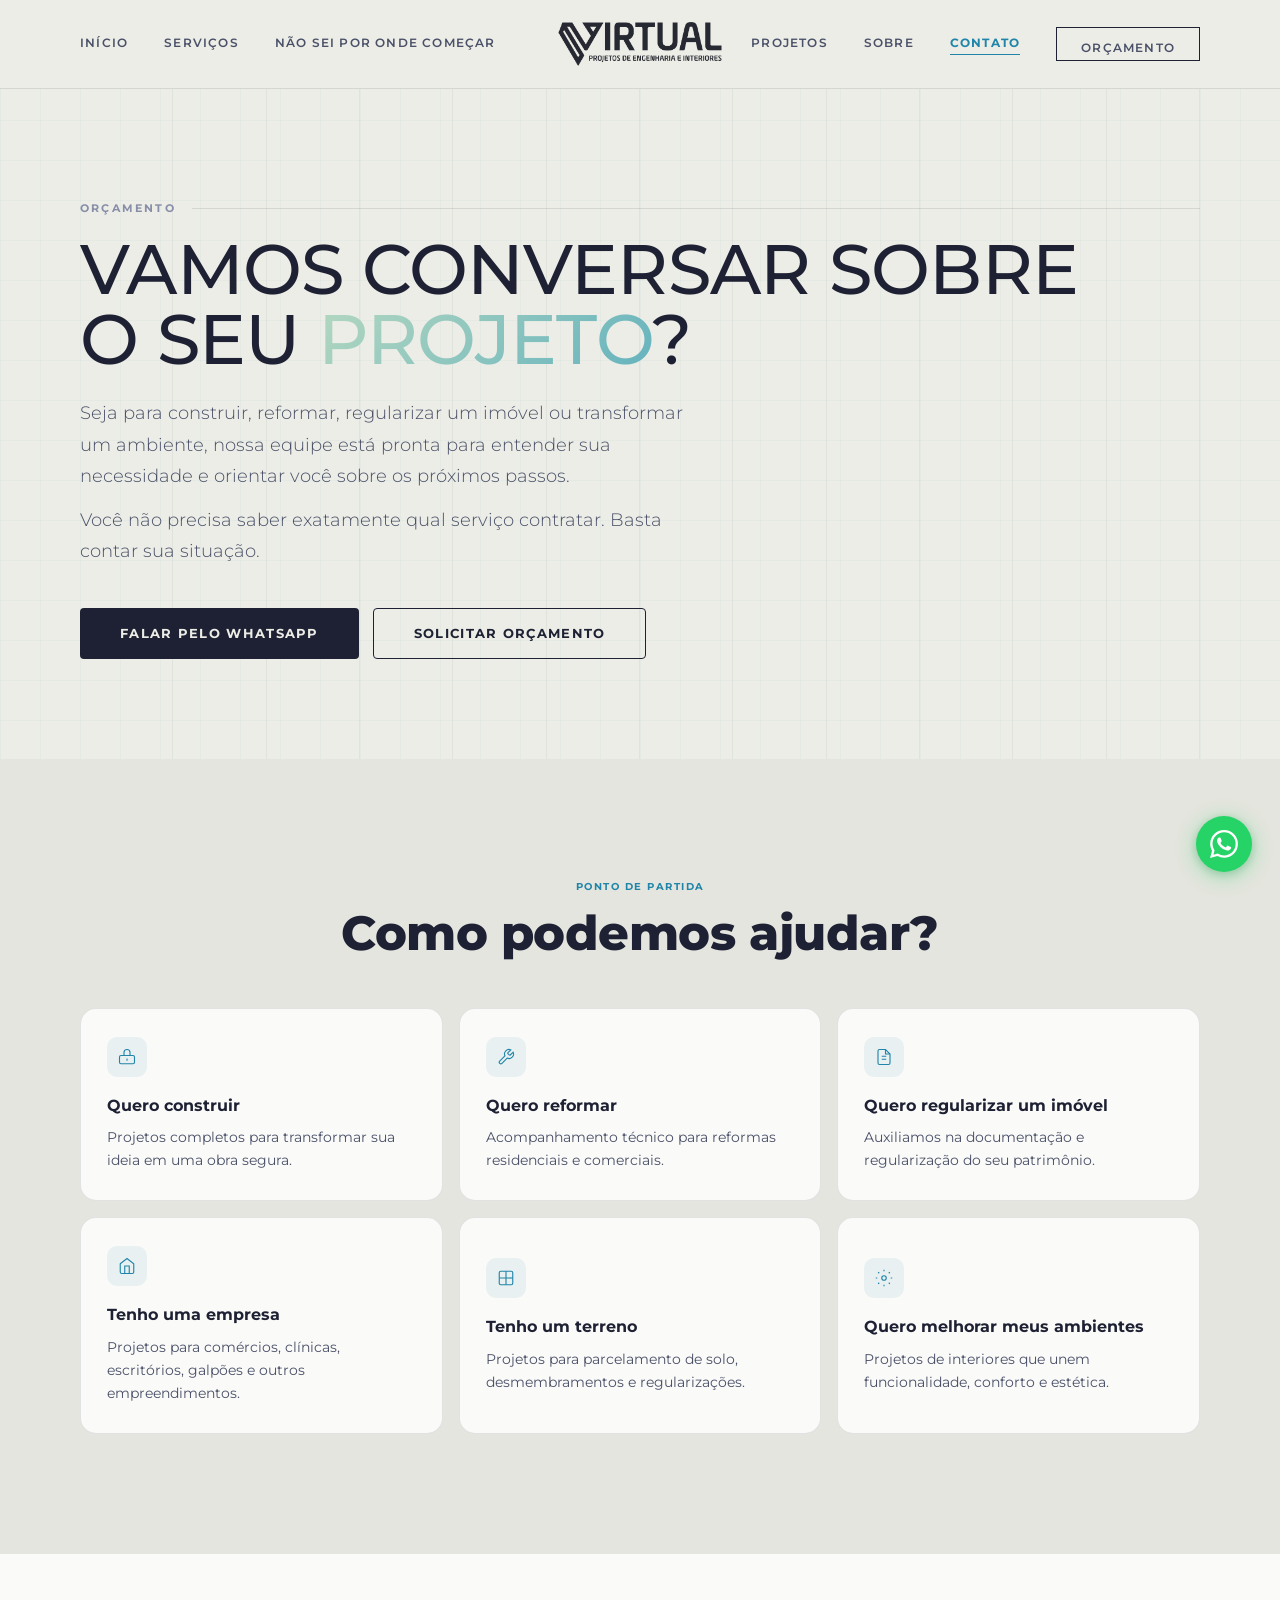
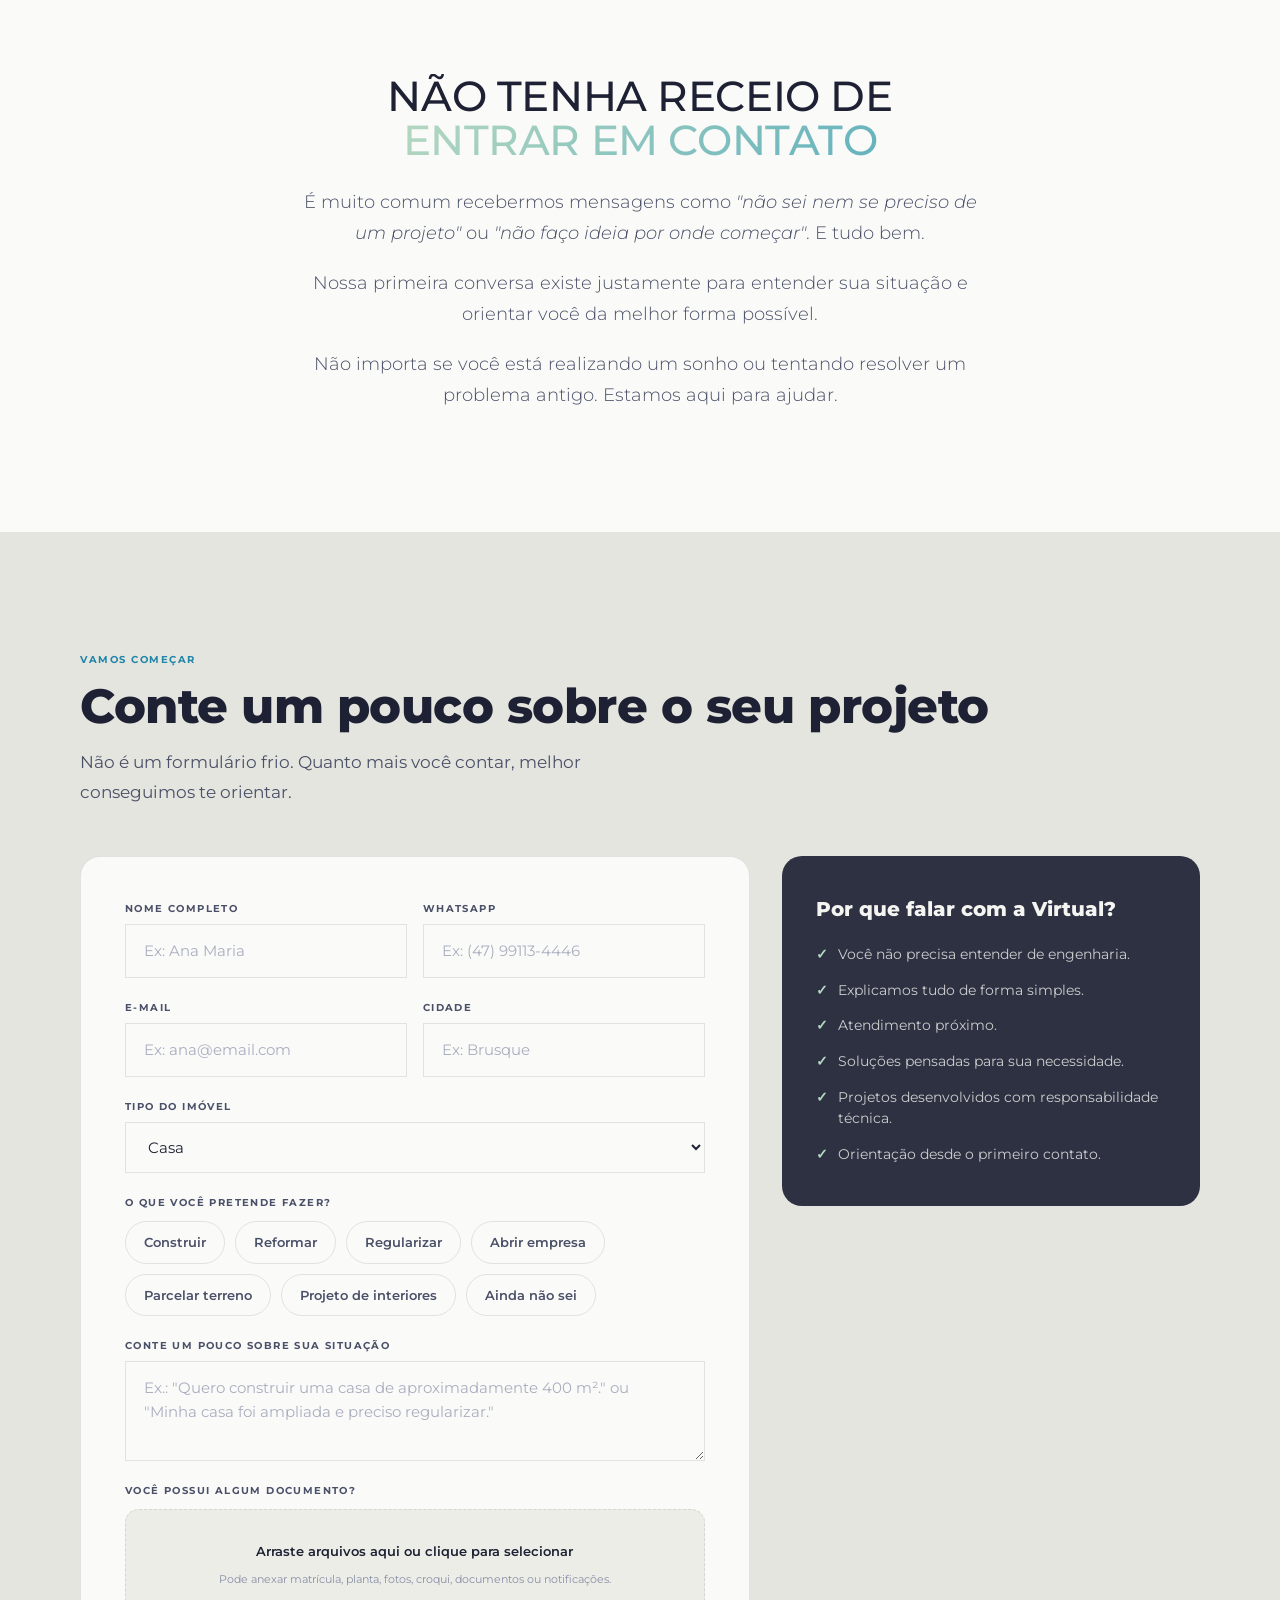
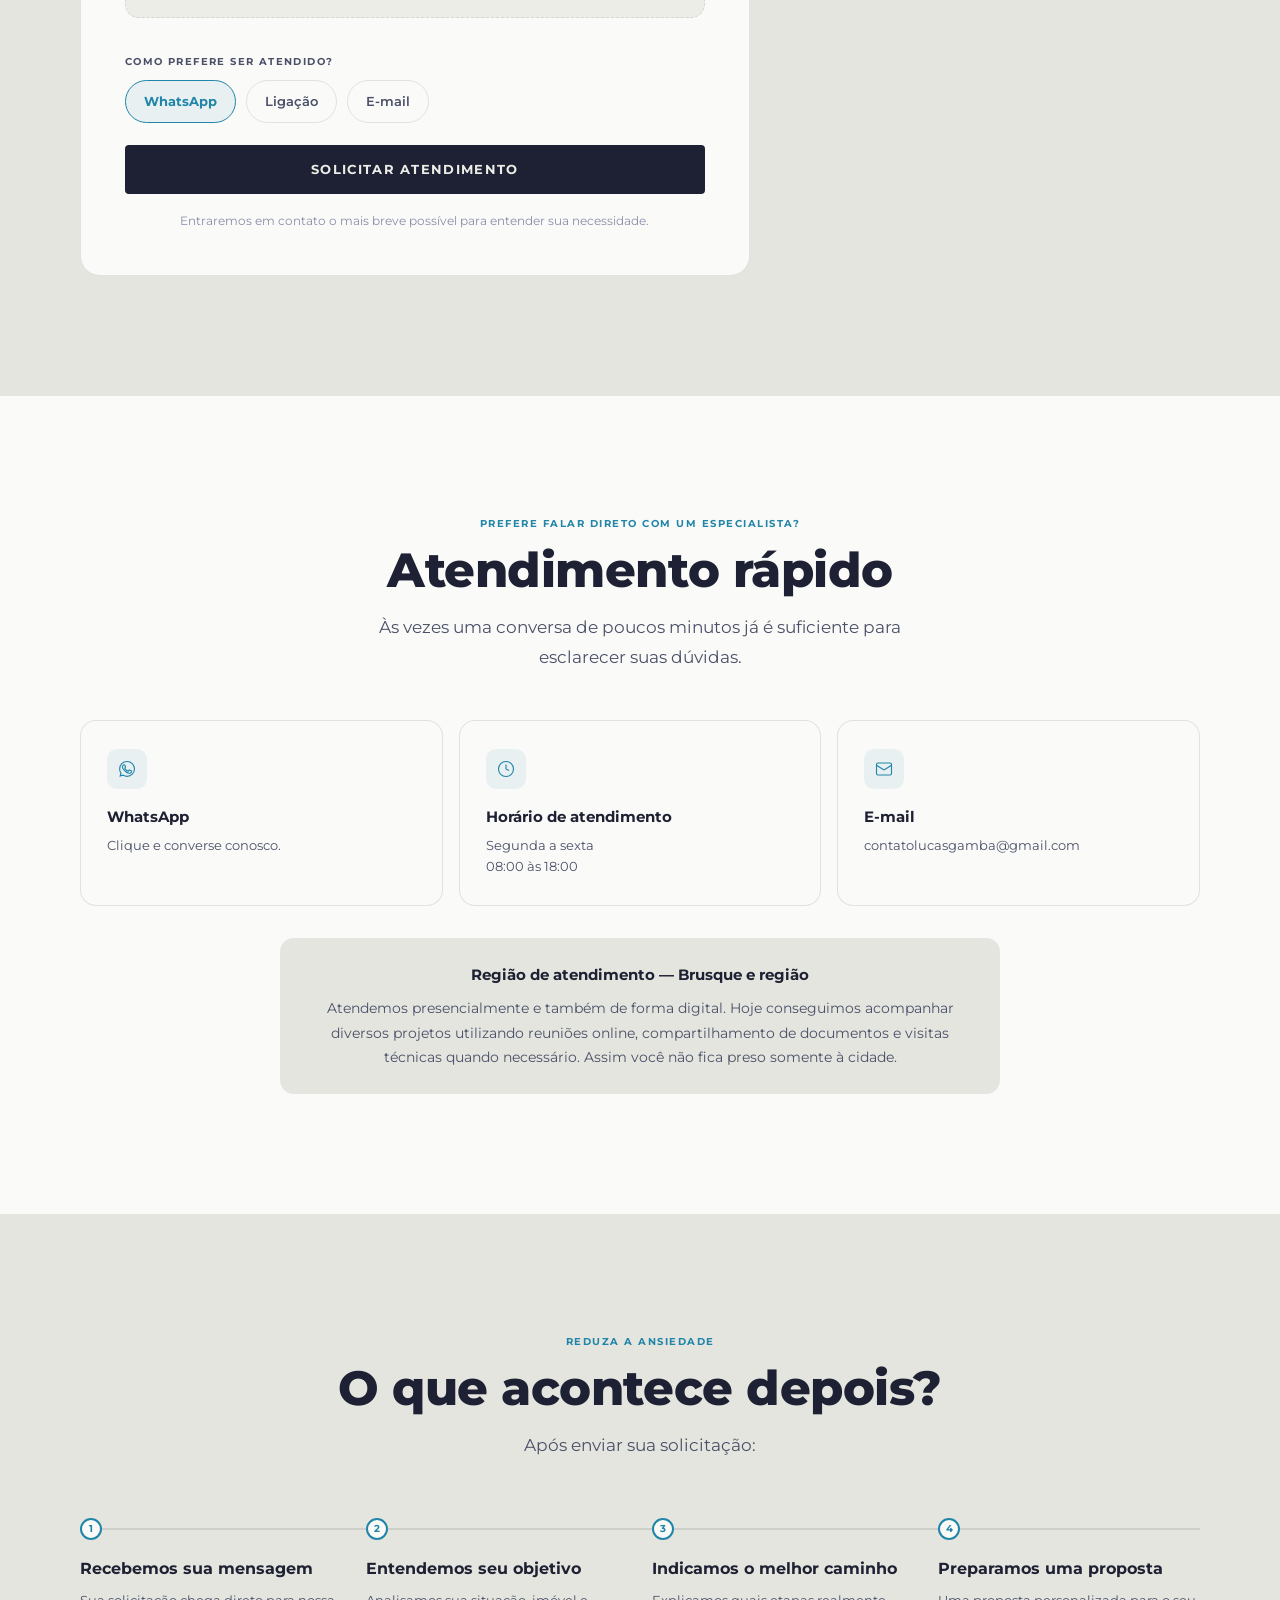
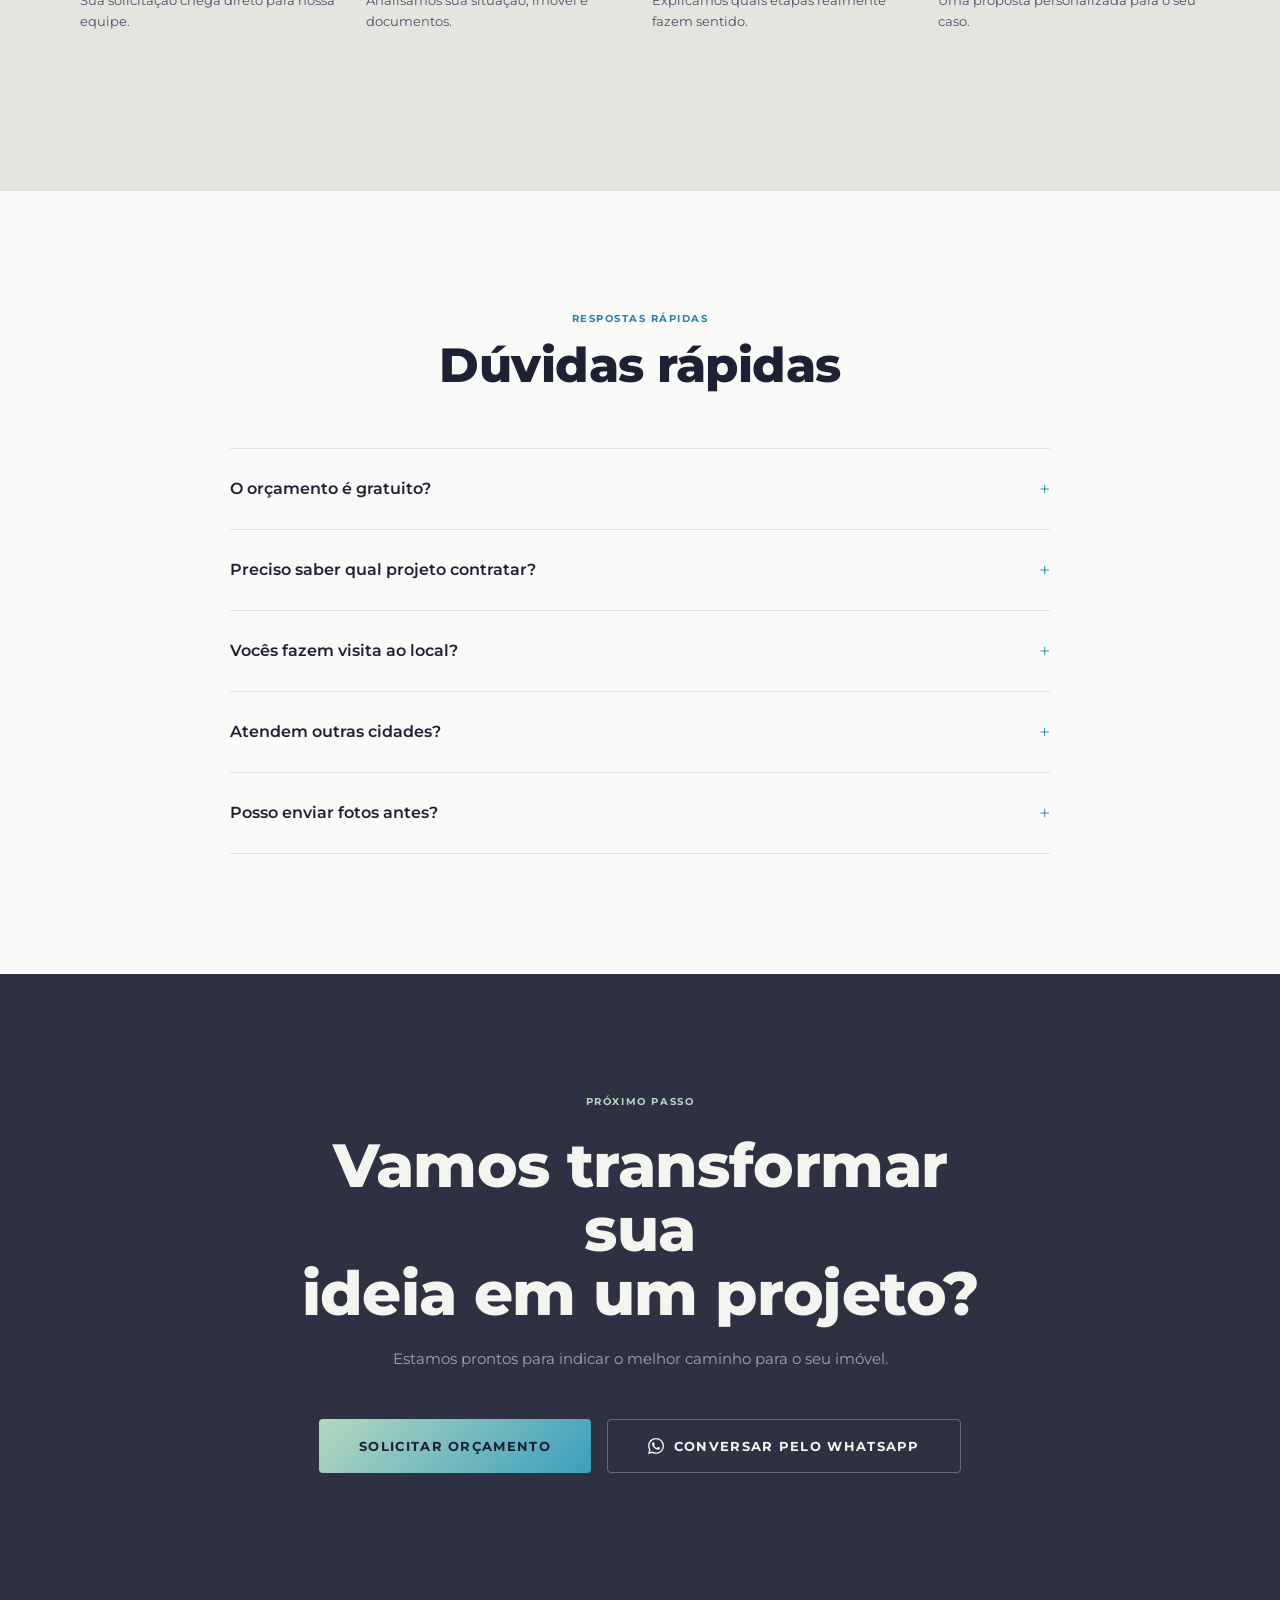
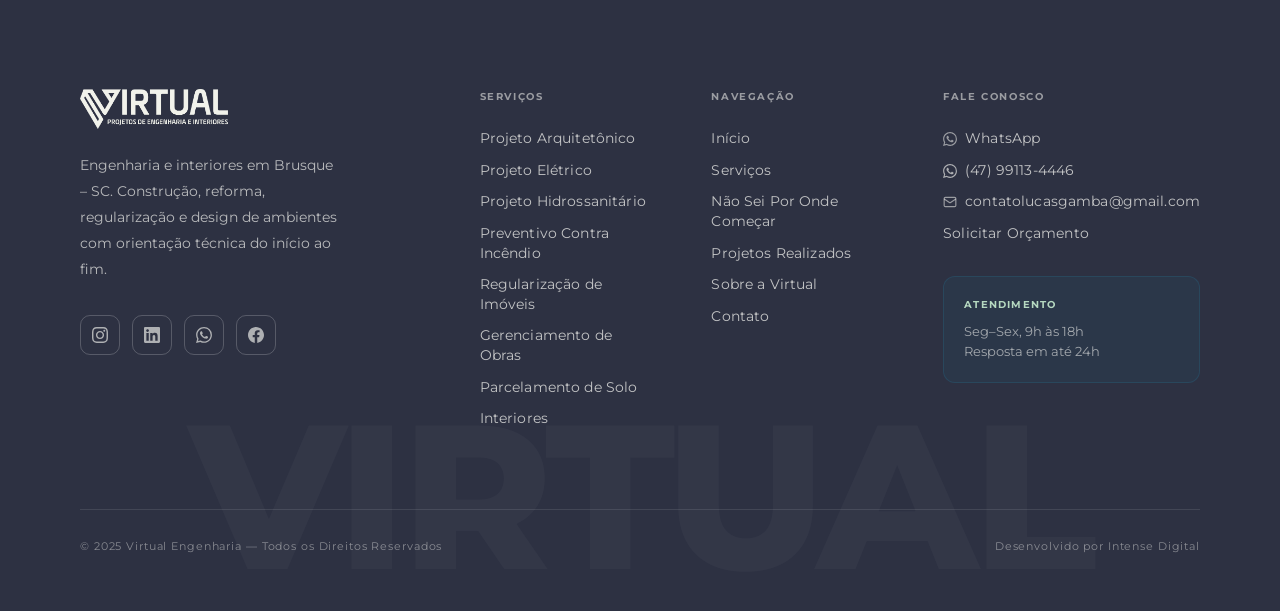
<file: contato.html>
<!DOCTYPE html>
<html lang="pt-BR" class="scroll-smooth">
<head>
  <meta charset="UTF-8">
  <meta name="viewport" content="width=device-width, initial-scale=1.0">
  <title>Fale com a Virtual — Vamos Conversar Sobre o Seu Projeto?</title>
  <meta name="description" content="Conte sua situação e a Virtual Engenharia orienta os melhores próximos passos para construir, reformar, regularizar ou transformar seu imóvel. Atendimento por WhatsApp, e-mail ou ligação.">
  <link rel="preconnect" href="https://fonts.googleapis.com">
  <link rel="preconnect" href="https://fonts.gstatic.com" crossorigin>
  <link href="https://fonts.googleapis.com/css2?family=Montserrat:ital,wght@0,300;0,400;0,500;0,600;0,700;0,800;0,900;1,300;1,400&display=swap" rel="stylesheet">
  <link rel="stylesheet" href="assets/css/style.css">
  <link rel="icon" type="image/png" href="assets/logo/simbolo-favicon.png">
  <style>
    /* ====== PAGE-SPECIFIC STYLES — Contato ====== */

    /* Shared section header (copied from servicos.html / nao-sei-por-onde-comecar.html) */
    .section-home { padding: 120px 0; position: relative; }
    .s-eyebrow {
      font-size: 10px;
      font-weight: 700;
      letter-spacing: .15em;
      text-transform: uppercase;
      color: var(--teal);
      margin-bottom: 12px;
    }
    .s-title {
      font-family: var(--fd);
      font-size: clamp(2rem, 4vw, 3rem);
      font-weight: 800;
      line-height: 1.1;
      color: var(--ink);
      margin-bottom: 16px;
      letter-spacing: -.01em;
    }
    .s-subtitle {
      font-size: 17px;
      color: var(--ink-mid);
      line-height: 1.75;
      max-width: 560px;
    }
    .s-header { margin-bottom: 0; }
    .s-header.centered { text-align: center; }
    .s-header.centered .s-subtitle { margin: 0 auto; }

    /* Hero */
    .ct-hero {
      padding: 200px 0 100px;
      background-color: var(--bg);
      background-image:
        linear-gradient(rgba(32,133,168,0.04) 1px, transparent 1px),
        linear-gradient(90deg, rgba(32,133,168,0.04) 1px, transparent 1px);
      background-size: 40px 40px;
    }
    .ct-hero-cta { display: flex; gap: 14px; flex-wrap: wrap; }

    /* Cards de categorias (copiado do padrão .sit-*) */
    .sit-grid {
      display: grid;
      grid-template-columns: repeat(3, 1fr);
      gap: 16px;
      margin-top: 48px;
    }
    .sit-card {
      display: block;
      width: 100%;
      text-align: left;
      background: var(--bg-white);
      border: 1px solid var(--border);
      border-radius: 16px;
      padding: 28px 26px;
      cursor: pointer;
      transition: all 0.3s var(--ease);
      position: relative;
      overflow: hidden;
      font-family: var(--fb);
    }
    .sit-card::after {
      content: '';
      position: absolute;
      bottom: 0; left: 0; right: 0;
      height: 2px;
      background: var(--g-brand-h);
      transform: scaleX(0);
      transition: transform 0.3s var(--ease);
      transform-origin: left;
    }
    .sit-card:hover { border-color: rgba(32,133,168,0.25); box-shadow: var(--sh2); transform: translateY(-4px); }
    .sit-card:hover::after { transform: scaleX(1); }
    .sit-icon {
      width: 40px; height: 40px;
      background: rgba(32,133,168,0.08);
      border-radius: 10px;
      display: flex; align-items: center; justify-content: center;
      margin-bottom: 16px;
      color: var(--teal);
    }
    .sit-icon svg { width: 18px; height: 18px; stroke: currentColor; fill: none; stroke-width: 1.5; }
    .sit-title { font-size: 16px; font-weight: 700; color: var(--ink); margin-bottom: 8px; }
    .sit-desc { font-size: 14px; color: var(--ink-mid); line-height: 1.65; }

    /* Não tenha receio */
    .welcome-note { background: var(--bg-white); text-align: center; }
    .welcome-note-inner { max-width: 680px; margin: 0 auto; }
    .welcome-note p { margin-bottom: 18px; }
    .welcome-note p:last-child { margin-bottom: 0; }

    /* Formulário */
    .form-layout {
      display: grid;
      grid-template-columns: 1.6fr 1fr;
      gap: 32px;
      align-items: start;
      margin-top: 48px;
    }
    .form-card {
      background: var(--bg-white);
      border: 1px solid var(--border);
      border-radius: 20px;
      padding: 44px;
    }
    .form-block { margin-top: 22px; }
    .form-block:first-child { margin-top: 0; }
    .form-block-lbl {
      font-size: 10px;
      font-weight: 700;
      letter-spacing: .14em;
      text-transform: uppercase;
      color: var(--ink-mid);
      margin-bottom: 10px;
      display: block;
    }

    /* Checkbox / radio pills */
    .sr-only {
      position: absolute; width: 1px; height: 1px;
      padding: 0; margin: -1px; overflow: hidden;
      clip: rect(0,0,0,0); white-space: nowrap; border: 0;
    }
    .chk-grid, .radio-grid {
      display: flex;
      flex-wrap: wrap;
      gap: 10px;
    }
    .chk-pill, .radio-pill {
      display: inline-flex;
      align-items: center;
      gap: 8px;
      border: 1.5px solid var(--border);
      border-radius: 999px;
      padding: 10px 18px;
      font-size: 13px;
      font-weight: 600;
      color: var(--ink-mid);
      cursor: pointer;
      transition: all .25s var(--ease);
      user-select: none;
    }
    .chk-pill:hover, .radio-pill:hover { border-color: rgba(32,133,168,0.35); }
    .chk-input:checked + .chk-pill,
    .radio-input:checked + .radio-pill {
      border-color: var(--teal);
      background: rgba(32,133,168,0.08);
      color: var(--teal);
      font-weight: 700;
    }
    .chk-input:focus-visible + .chk-pill,
    .radio-input:focus-visible + .radio-pill {
      outline: 2px solid var(--teal);
      outline-offset: 2px;
    }

    /* Upload zone */
    .upload-zone {
      position: relative;
      border: 1.5px dashed var(--border);
      border-radius: 14px;
      padding: 28px 20px;
      text-align: center;
      background: var(--bg);
      transition: border-color .25s var(--ease), background .25s var(--ease);
    }
    .upload-zone:hover { border-color: var(--teal); background: rgba(32,133,168,0.03); }
    .upload-zone input[type="file"] {
      position: absolute; inset: 0;
      opacity: 0; cursor: pointer; width: 100%; height: 100%;
    }
    .upload-hint { font-size: 11px; color: var(--ink-muted); margin-top: 6px; }
    .upload-list {
      display: flex; flex-wrap: wrap; gap: 8px;
      margin-top: 14px;
    }
    .upload-list li {
      font-size: 11px; font-weight: 600; color: var(--teal-d);
      background: rgba(32,133,168,0.08);
      border: 1px solid rgba(32,133,168,0.18);
      padding: 6px 12px; border-radius: 999px;
    }

    .form-note { font-size: 12px; color: var(--ink-muted); text-align: center; margin-top: 16px; }

    /* Sidebar "Por que falar com a Virtual" */
    .why-card {
      background: var(--bg-dark);
      color: #F4F4F0;
      border-radius: 20px;
      padding: 40px 34px;
      position: sticky;
      top: 120px;
    }
    .why-card-title {
      font-family: var(--fd);
      font-size: 20px;
      font-weight: 800;
      margin-bottom: 22px;
      line-height: 1.3;
    }
    .why-card ul { display: flex; flex-direction: column; gap: 14px; }
    .why-card li {
      font-size: 14px;
      line-height: 1.55;
      color: rgba(244,244,240,0.8);
      display: flex;
      gap: 10px;
      align-items: flex-start;
    }
    .why-card li::before {
      content: '✓';
      color: var(--mint);
      font-weight: 700;
      flex-shrink: 0;
    }

    /* Atendimento rápido */
    .quick-grid {
      display: grid;
      grid-template-columns: repeat(3, 1fr);
      gap: 16px;
      margin-top: 48px;
    }
    .quick-card {
      background: var(--bg-white);
      border: 1px solid var(--border);
      border-radius: 16px;
      padding: 28px 26px;
      transition: all .3s var(--ease);
    }
    a.quick-card:hover { border-color: rgba(37,211,102,0.4); box-shadow: var(--sh); transform: translateY(-3px); }
    .quick-icon {
      width: 40px; height: 40px;
      border-radius: 10px;
      background: rgba(32,133,168,0.08);
      color: var(--teal);
      display: flex; align-items: center; justify-content: center;
      margin-bottom: 16px;
    }
    .quick-icon svg { width: 18px; height: 18px; stroke: currentColor; fill: none; stroke-width: 1.5; }
    .quick-title { font-size: 15px; font-weight: 700; color: var(--ink); margin-bottom: 6px; }
    .quick-text { font-size: 13px; color: var(--ink-mid); line-height: 1.6; }
    .region-note {
      margin: 32px auto 0;
      padding: 24px 28px;
      background: var(--bg-alt);
      border-radius: 14px;
      max-width: 720px;
      text-align: center;
    }
    .region-note p { font-size: 14px; color: var(--ink-mid); line-height: 1.75; }
    .region-note p:first-child { color: var(--ink); font-weight: 700; margin-bottom: 8px; font-size: 15px; }

    /* Timeline override (4 passos) */
    .timeline.steps-4 { grid-template-columns: repeat(4, 1fr); }

    /* Final CTA (copiado das outras páginas) */
    .final-cta { background: var(--bg-dark); text-align: center; }
    .final-cta-eyebrow {
      font-size: 10px; font-weight: 700; letter-spacing: .16em;
      text-transform: uppercase; color: var(--mint); margin-bottom: 24px;
    }
    .final-cta-h2 {
      font-family: var(--fd);
      font-size: clamp(2rem, 5vw, 3.8rem);
      font-weight: 800; line-height: 1.05; color: #F4F4F0;
      margin-bottom: 20px; max-width: 700px; margin-left: auto; margin-right: auto;
    }
    .final-cta-text {
      font-size: 15px; color: rgba(244,244,240,0.6); line-height: 1.7;
      max-width: 520px; margin: 0 auto 48px;
    }
    .final-cta-buttons { display: flex; gap: 16px; justify-content: center; flex-wrap: wrap; }

    /* Responsive */
    @media (max-width: 1100px) {
      .sit-grid { grid-template-columns: repeat(2, 1fr); }
      .quick-grid { grid-template-columns: repeat(2, 1fr); }
    }
    @media (max-width: 1024px) {
      .form-layout { grid-template-columns: 1fr; }
      .why-card { position: static; }
    }
    @media (max-width: 768px) {
      .form-card { padding: 28px 22px; }
      .f-grid { grid-template-columns: 1fr; }
    }
    @media (max-width: 640px) {
      .section-home { padding: 80px 0; }
      .sit-grid { grid-template-columns: 1fr; }
      .quick-grid { grid-template-columns: 1fr; }
      .timeline.steps-4 { grid-template-columns: 1fr; }
    }
  </style>
</head>
<body>

<!-- PRELOADER -->
<div class="preloader" id="preloader">
  <div class="pre-logo">
    <img src="assets/logo/sem-fundo-principal-1.png" alt="Virtual Engenharia" style="max-height: 52px; width: auto; object-fit: contain;">
  </div>
  <div class="pre-bar-wrap"><div class="pre-bar" id="pre-bar"></div></div>
</div>

<!-- VERTICAL GRID GUIDES -->
<div class="grid-guides" aria-hidden="true">
  <span></span><span></span><span></span><span></span>
  <span></span><span></span><span></span><span></span>
  <span></span><span></span><span></span><span></span>
</div>

<!-- HEADER -->
<header class="header" id="hdr">
  <div class="w">
    <div class="header-inner">
      <nav class="h-nav-l">
        <a href="index.html" class="">Início</a>
        <a href="servicos.html" class="">Serviços</a>
        <a href="nao-sei-por-onde-comecar.html" class="">Não Sei Por Onde Começar</a>
      </nav>
      <a href="index.html" class="h-logo">
        <img src="assets/logo/sem-fundo-principal-1.png" alt="Virtual Engenharia" style="max-height: 32px; width: auto; object-fit: contain;">
      </a>
      <nav class="h-nav-r">
        <a href="projetos.html" class="">Projetos</a>
        <a href="sobre.html" class="">Sobre</a>
        <a href="contato.html" class="active">Contato</a>
        <a href="contato.html" class="h-cta" id="hl-cta">Orçamento</a>
      </nav>
      <button type="button" class="h-burger" id="hburger" aria-label="Abrir menu" aria-expanded="false" aria-controls="mobile-overlay">
        <span></span><span></span><span></span>
      </button>
    </div>
  </div>
</header>

<!-- MOBILE OVERLAY MENU -->
<div class="mobile-overlay" id="mobile-overlay">
  <button type="button" class="mobile-overlay-close" id="hburger-close" aria-label="Fechar menu">
    <span></span><span></span>
  </button>
  <nav class="mobile-overlay-nav">
    <a href="index.html">Início</a>
    <a href="servicos.html">Serviços</a>
    <a href="nao-sei-por-onde-comecar.html">Não Sei Por Onde Começar</a>
    <a href="projetos.html">Projetos</a>
    <a href="sobre.html">Sobre</a>
    <a href="contato.html" class="active">Contato</a>
    <a href="contato.html" class="h-cta">Orçamento</a>
  </nav>
</div>


<!-- =========================================
     1. HERO
     ========================================= -->
<section class="ct-hero">
  <div class="w">
    <div class="s-num" data-aos="fade-up">Orçamento</div>
    <h1 class="s-h" style="margin-bottom:24px;" data-aos="fade-up" data-aos-delay="80">
      Vamos conversar sobre<br>o seu <span class="accent">projeto</span>?
    </h1>
    <p class="tx-blg" style="max-width:620px;margin-bottom:12px;" data-aos="fade-up" data-aos-delay="120">
      Seja para construir, reformar, regularizar um imóvel ou transformar um ambiente, nossa equipe
      está pronta para entender sua necessidade e orientar você sobre os próximos passos.
    </p>
    <p class="tx-blg" style="max-width:620px;margin-bottom:40px;" data-aos="fade-up" data-aos-delay="160">
      Você não precisa saber exatamente qual serviço contratar. Basta contar sua situação.
    </p>
    <div class="ct-hero-cta" data-aos="fade-up" data-aos-delay="200">
      <a href="https://wa.me/5547991134446?text=Ol%C3%A1!%20Gostaria%20de%20conversar%20sobre%20o%20meu%20projeto." target="_blank" class="btn btn-ink btn-lg">Falar pelo WhatsApp</a>
      <a href="#formulario" class="btn btn-outline btn-lg">Solicitar orçamento</a>
    </div>
  </div>
</section>


<!-- =========================================
     2. COMO PODEMOS AJUDAR?
     ========================================= -->
<section class="section-home" style="background:var(--bg-alt);">
  <div class="w">
    <div class="s-header centered">
      <div class="s-eyebrow" data-aos="fade-up">Ponto de partida</div>
      <h2 class="s-title" data-aos="fade-up" data-aos-delay="60">Como podemos ajudar?</h2>
    </div>

    <div class="sit-grid">
      <button type="button" class="sit-card" data-quiz-obj="construir" data-aos="fade-up" data-aos-delay="60">
        <div class="sit-icon"><svg viewBox="0 0 24 24"><rect x="2" y="10" width="20" height="11" rx="2"/><path d="M8 10V6a4 4 0 0 1 8 0v4"/><line x1="12" y1="14" x2="12" y2="17"/></svg></div>
        <div class="sit-title">Quero construir</div>
        <p class="sit-desc">Projetos completos para transformar sua ideia em uma obra segura.</p>
      </button>
      <button type="button" class="sit-card" data-quiz-obj="reformar" data-aos="fade-up" data-aos-delay="120">
        <div class="sit-icon"><svg viewBox="0 0 24 24"><path d="M14.7 6.3a1 1 0 0 0 0 1.4l1.6 1.6a1 1 0 0 0 1.4 0l3.77-3.77a6 6 0 0 1-7.94 7.94l-6.91 6.91a2.12 2.12 0 0 1-3-3l6.91-6.91a6 6 0 0 1 7.94-7.94l-3.76 3.76z"/></svg></div>
        <div class="sit-title">Quero reformar</div>
        <p class="sit-desc">Acompanhamento técnico para reformas residenciais e comerciais.</p>
      </button>
      <button type="button" class="sit-card" data-quiz-obj="regularizar" data-aos="fade-up" data-aos-delay="180">
        <div class="sit-icon"><svg viewBox="0 0 24 24"><path d="M14 2H6a2 2 0 0 0-2 2v16a2 2 0 0 0 2 2h12a2 2 0 0 0 2-2V8z"/><polyline points="14 2 14 8 20 8"/><line x1="9" y1="15" x2="15" y2="15"/><line x1="9" y1="11" x2="15" y2="11"/></svg></div>
        <div class="sit-title">Quero regularizar um imóvel</div>
        <p class="sit-desc">Auxiliamos na documentação e regularização do seu patrimônio.</p>
      </button>
      <button type="button" class="sit-card" data-quiz-obj="empresa" data-aos="fade-up" data-aos-delay="60">
        <div class="sit-icon"><svg viewBox="0 0 24 24"><path d="M3 9l9-7 9 7v11a2 2 0 0 1-2 2H5a2 2 0 0 1-2-2z"/><polyline points="9 22 9 12 15 12 15 22"/></svg></div>
        <div class="sit-title">Tenho uma empresa</div>
        <p class="sit-desc">Projetos para comércios, clínicas, escritórios, galpões e outros empreendimentos.</p>
      </button>
      <button type="button" class="sit-card" data-quiz-obj="dividir" data-aos="fade-up" data-aos-delay="120">
        <div class="sit-icon"><svg viewBox="0 0 24 24"><rect x="3" y="3" width="18" height="18" rx="2"/><line x1="12" y1="3" x2="12" y2="21"/><line x1="3" y1="12" x2="21" y2="12"/></svg></div>
        <div class="sit-title">Tenho um terreno</div>
        <p class="sit-desc">Projetos para parcelamento de solo, desmembramentos e regularizações.</p>
      </button>
      <button type="button" class="sit-card" data-quiz-obj="interiores" data-aos="fade-up" data-aos-delay="180">
        <div class="sit-icon"><svg viewBox="0 0 24 24"><circle cx="12" cy="12" r="3"/><path d="M12 1v2M12 21v2M4.22 4.22l1.42 1.42M18.36 18.36l1.42 1.42M1 12h2M21 12h2M4.22 19.78l1.42-1.42M18.36 5.64l1.42-1.42"/></svg></div>
        <div class="sit-title">Quero melhorar meus ambientes</div>
        <p class="sit-desc">Projetos de interiores que unem funcionalidade, conforto e estética.</p>
      </button>
    </div>
  </div>
</section>


<!-- =========================================
     3. NÃO TENHA RECEIO
     ========================================= -->
<section class="section-home welcome-note">
  <div class="w">
    <div class="welcome-note-inner">
      <div class="tr-wrap"><div class="tr-content">
        <h2 class="tx-md" style="margin-bottom:24px;">Não tenha receio de<br><span class="g-txt">entrar em contato</span></h2>
      </div></div>
      <p class="tx-blg" data-aos="fade-up" data-aos-delay="80">
        É muito comum recebermos mensagens como <em>"não sei nem se preciso de um projeto"</em> ou
        <em>"não faço ideia por onde começar"</em>. E tudo bem.
      </p>
      <p class="tx-blg" data-aos="fade-up" data-aos-delay="140">
        Nossa primeira conversa existe justamente para entender sua situação e orientar você da
        melhor forma possível.
      </p>
      <p class="tx-blg" data-aos="fade-up" data-aos-delay="200">
        Não importa se você está realizando um sonho ou tentando resolver um problema antigo.
        Estamos aqui para ajudar.
      </p>
    </div>
  </div>
</section>


<!-- =========================================
     4. FORMULÁRIO
     ========================================= -->
<section class="section-home" id="formulario" style="background:var(--bg-alt);">
  <div class="w">
    <div class="s-header">
      <div class="s-eyebrow" data-aos="fade-up">Vamos começar</div>
      <h2 class="s-title" data-aos="fade-up" data-aos-delay="60">Conte um pouco sobre o seu projeto</h2>
      <p class="s-subtitle" data-aos="fade-up" data-aos-delay="120">
        Não é um formulário frio. Quanto mais você contar, melhor conseguimos te orientar.
      </p>
    </div>

    <div class="form-layout">
      <div class="form-card" data-aos="fade-up" data-aos-delay="160">
        <form id="budget-form" onsubmit="handleFormSubmit(event)">

          <div class="f-grid">
            <div class="f-group">
              <label class="f-label" for="c_nome">Nome completo</label>
              <input type="text" class="f-inp" id="c_nome" required placeholder="Ex: Ana Maria">
            </div>
            <div class="f-group">
              <label class="f-label" for="c_whats">WhatsApp</label>
              <input type="tel" class="f-inp" id="c_whats" required placeholder="Ex: (47) 99113-4446">
            </div>
          </div>

          <div class="f-grid form-block">
            <div class="f-group">
              <label class="f-label" for="c_email">E-mail</label>
              <input type="email" class="f-inp" id="c_email" required placeholder="Ex: ana@email.com">
            </div>
            <div class="f-group">
              <label class="f-label" for="c_cidade">Cidade</label>
              <input type="text" class="f-inp" id="c_cidade" required placeholder="Ex: Brusque">
            </div>
          </div>

          <div class="f-group form-block">
            <label class="f-label" for="c_tipo">Tipo do imóvel</label>
            <select class="f-inp" id="c_tipo">
              <option value="casa">Casa</option>
              <option value="apartamento">Apartamento</option>
              <option value="terreno">Terreno</option>
              <option value="sala">Sala Comercial</option>
              <option value="loja">Loja</option>
              <option value="clinica">Clínica</option>
              <option value="escritorio">Escritório</option>
              <option value="galpao">Galpão</option>
              <option value="condominio">Condomínio</option>
              <option value="outro">Outro</option>
            </select>
          </div>

          <div class="form-block">
            <span class="form-block-lbl">O que você pretende fazer?</span>
            <div class="chk-grid" id="chk-objetivo">
              <input type="checkbox" class="chk-input sr-only" id="obj_construir" value="construir">
              <label class="chk-pill" for="obj_construir">Construir</label>

              <input type="checkbox" class="chk-input sr-only" id="obj_reformar" value="reformar">
              <label class="chk-pill" for="obj_reformar">Reformar</label>

              <input type="checkbox" class="chk-input sr-only" id="obj_regularizar" value="regularizar">
              <label class="chk-pill" for="obj_regularizar">Regularizar</label>

              <input type="checkbox" class="chk-input sr-only" id="obj_empresa" value="empresa">
              <label class="chk-pill" for="obj_empresa">Abrir empresa</label>

              <input type="checkbox" class="chk-input sr-only" id="obj_dividir" value="dividir">
              <label class="chk-pill" for="obj_dividir">Parcelar terreno</label>

              <input type="checkbox" class="chk-input sr-only" id="obj_interiores" value="interiores">
              <label class="chk-pill" for="obj_interiores">Projeto de interiores</label>

              <input type="checkbox" class="chk-input sr-only" id="obj_naosei" value="nao-sei">
              <label class="chk-pill" for="obj_naosei">Ainda não sei</label>
            </div>
          </div>

          <div class="f-group form-block">
            <label class="f-label" for="c_desc">Conte um pouco sobre sua situação</label>
            <textarea class="f-inp f-ta" id="c_desc" placeholder="Ex.: &quot;Quero construir uma casa de aproximadamente 400 m².&quot; ou &quot;Minha casa foi ampliada e preciso regularizar.&quot;"></textarea>
          </div>

          <div class="form-block">
            <span class="form-block-lbl">Você possui algum documento?</span>
            <div class="upload-zone">
              <input type="file" id="c_files" multiple accept="image/*,.pdf,.dwg">
              <span class="tx-cap" style="font-size:13px;font-weight:600;color:var(--ink);">Arraste arquivos aqui ou clique para selecionar</span>
              <p class="upload-hint">Pode anexar matrícula, planta, fotos, croqui, documentos ou notificações.</p>
            </div>
            <ul class="upload-list" id="file-list"></ul>
          </div>

          <div class="form-block">
            <span class="form-block-lbl">Como prefere ser atendido?</span>
            <div class="radio-grid">
              <input type="radio" class="radio-input sr-only" id="pref_whats" name="c_pref" value="whatsapp" checked>
              <label class="radio-pill" for="pref_whats">WhatsApp</label>

              <input type="radio" class="radio-input sr-only" id="pref_call" name="c_pref" value="ligacao">
              <label class="radio-pill" for="pref_call">Ligação</label>

              <input type="radio" class="radio-input sr-only" id="pref_email" name="c_pref" value="email">
              <label class="radio-pill" for="pref_email">E-mail</label>
            </div>
          </div>

          <button type="submit" class="btn btn-ink btn-lg form-block" style="width:100%;justify-content:center;">Solicitar atendimento</button>
          <p class="form-note">Entraremos em contato o mais breve possível para entender sua necessidade.</p>
        </form>

        <!-- Success Toast -->
        <div id="form-success" style="display:none;margin-top:20px;padding:20px;background:rgba(109,201,138,.12);border:1px solid var(--mint);text-align:center;border-radius:12px;">
          <span class="badge bs" style="margin-bottom:8px;"><span class="dot"></span>Recebido</span>
          <p class="tx-cap" style="color:#3A9B65;font-weight:600;">Recebemos sua mensagem! Entraremos em contato o mais breve possível para entender sua necessidade.</p>
        </div>
      </div>

      <aside class="why-card" data-aos="fade-up" data-aos-delay="220">
        <div class="why-card-title">Por que falar com a Virtual?</div>
        <ul>
          <li>Você não precisa entender de engenharia.</li>
          <li>Explicamos tudo de forma simples.</li>
          <li>Atendimento próximo.</li>
          <li>Soluções pensadas para sua necessidade.</li>
          <li>Projetos desenvolvidos com responsabilidade técnica.</li>
          <li>Orientação desde o primeiro contato.</li>
        </ul>
      </aside>
    </div>
  </div>
</section>


<!-- =========================================
     5. ATENDIMENTO RÁPIDO
     ========================================= -->
<section class="section-home" style="background:var(--bg-white);">
  <div class="w">
    <div class="s-header centered">
      <div class="s-eyebrow" data-aos="fade-up">Prefere falar direto com um especialista?</div>
      <h2 class="s-title" data-aos="fade-up" data-aos-delay="60">Atendimento rápido</h2>
      <p class="s-subtitle" data-aos="fade-up" data-aos-delay="120">
        Às vezes uma conversa de poucos minutos já é suficiente para esclarecer suas dúvidas.
      </p>
    </div>

    <div class="quick-grid" data-aos="fade-up" data-aos-delay="160">
      <a href="https://wa.me/5547991134446?text=Ol%C3%A1!%20Gostaria%20de%20conversar%20sobre%20o%20meu%20projeto." target="_blank" class="quick-card">
        <div class="quick-icon"><svg viewBox="0 0 24 24" fill="currentColor" stroke="none"><path d="M17.472 14.382c-.297-.149-1.758-.867-2.03-.967-.273-.099-.471-.148-.67.15-.197.297-.767.966-.94 1.164-.173.199-.347.223-.644.075-.297-.15-1.255-.463-2.39-1.475-.883-.788-1.48-1.761-1.653-2.059-.173-.297-.018-.458.13-.606.134-.133.298-.347.446-.52.149-.174.198-.298.298-.497.099-.198.05-.371-.025-.52-.075-.149-.669-1.612-.916-2.207-.242-.579-.487-.5-.669-.51-.173-.008-.371-.01-.57-.01-.198 0-.52.074-.792.372-.272.297-1.04 1.016-1.04 2.479 0 1.462 1.065 2.875 1.213 3.074.149.198 2.096 3.2 5.077 4.487.709.306 1.262.489 1.694.625.712.227 1.36.195 1.871.118.571-.085 1.758-.719 2.006-1.413.248-.694.248-1.289.173-1.413-.074-.124-.272-.198-.57-.347M12.05 21.785h-.004a9.87 9.87 0 01-5.031-1.378l-.361-.214-3.741.982.998-3.648-.235-.374a9.86 9.86 0 01-1.51-5.26c.001-5.45 4.436-9.884 9.888-9.884 2.64 0 5.122 1.03 6.988 2.898a9.825 9.825 0 012.893 6.994c-.003 5.45-4.437 9.884-9.885 9.884"/></svg></div>
        <div class="quick-title">WhatsApp</div>
        <div class="quick-text">Clique e converse conosco.</div>
      </a>
      <div class="quick-card">
        <div class="quick-icon"><svg viewBox="0 0 24 24"><circle cx="12" cy="12" r="10"/><path d="M12 6v6l4 2"/></svg></div>
        <div class="quick-title">Horário de atendimento</div>
        <div class="quick-text">Segunda a sexta<br>08:00 às 18:00</div>
      </div>
      <a href="mailto:contatolucasgamba@gmail.com" class="quick-card">
        <div class="quick-icon"><svg viewBox="0 0 24 24"><rect x="2" y="4" width="20" height="16" rx="2"/><path d="m22 7-8.97 5.7a1.94 1.94 0 0 1-2.06 0L2 7"/></svg></div>
        <div class="quick-title">E-mail</div>
        <div class="quick-text">contatolucasgamba@gmail.com</div>
      </a>
    </div>

    <div class="region-note" data-aos="fade-up" data-aos-delay="220">
      <p>Região de atendimento — Brusque e região</p>
      <p>
        Atendemos presencialmente e também de forma digital. Hoje conseguimos acompanhar diversos
        projetos utilizando reuniões online, compartilhamento de documentos e visitas técnicas
        quando necessário. Assim você não fica preso somente à cidade.
      </p>
    </div>
  </div>
</section>


<!-- =========================================
     6. O QUE ACONTECE DEPOIS?
     ========================================= -->
<section class="section-home" style="background:var(--bg-alt);">
  <div class="w">
    <div class="s-header centered">
      <div class="s-eyebrow" data-aos="fade-up">Reduza a ansiedade</div>
      <h2 class="s-title" data-aos="fade-up" data-aos-delay="60">O que acontece depois?</h2>
      <p class="s-subtitle" data-aos="fade-up" data-aos-delay="120">Após enviar sua solicitação:</p>
    </div>

    <div class="timeline steps-4" data-aos="fade-up" data-aos-delay="160">
      <div class="timeline-item">
        <div class="timeline-marker">1</div>
        <div class="timeline-title">Recebemos sua mensagem</div>
        <p class="tx-cap">Sua solicitação chega direto para nossa equipe.</p>
      </div>
      <div class="timeline-item">
        <div class="timeline-marker">2</div>
        <div class="timeline-title">Entendemos seu objetivo</div>
        <p class="tx-cap">Analisamos sua situação, imóvel e documentos.</p>
      </div>
      <div class="timeline-item">
        <div class="timeline-marker">3</div>
        <div class="timeline-title">Indicamos o melhor caminho</div>
        <p class="tx-cap">Explicamos quais etapas realmente fazem sentido.</p>
      </div>
      <div class="timeline-item">
        <div class="timeline-marker">4</div>
        <div class="timeline-title">Preparamos uma proposta</div>
        <p class="tx-cap">Uma proposta personalizada para o seu caso.</p>
      </div>
    </div>
  </div>
</section>


<!-- =========================================
     7. FAQ
     ========================================= -->
<section class="section-home" id="faq" style="background:var(--bg-white);">
  <div class="w">
    <div style="text-align:center;margin-bottom:56px;">
      <div class="s-eyebrow" data-aos="fade-up">Respostas rápidas</div>
      <h2 class="s-title" style="margin:12px auto 0;" data-aos="fade-up" data-aos-delay="60">Dúvidas rápidas</h2>
    </div>

    <div class="faq-list" data-aos="fade-up" data-aos-delay="120">
      <div class="faq-item">
        <div class="faq-q" onclick="toggleFaq(this)">O orçamento é gratuito?</div>
        <div class="faq-a">Sim. A primeira conversa e a avaliação inicial da sua necessidade não têm custo nem compromisso.</div>
      </div>
      <div class="faq-item">
        <div class="faq-q" onclick="toggleFaq(this)">Preciso saber qual projeto contratar?</div>
        <div class="faq-a">Não. Conte sua situação e nossa equipe ajudará você a identificar o serviço mais adequado.</div>
      </div>
      <div class="faq-item">
        <div class="faq-q" onclick="toggleFaq(this)">Vocês fazem visita ao local?</div>
        <div class="faq-a">Sim, quando o serviço exige levantamento técnico presencial — como regularização, reforma e gerenciamento de obras.</div>
      </div>
      <div class="faq-item">
        <div class="faq-q" onclick="toggleFaq(this)">Atendem outras cidades?</div>
        <div class="faq-a">Sim. Além de Brusque e região, conseguimos acompanhar diversos projetos à distância, com reuniões online e visitas técnicas quando necessário.</div>
      </div>
      <div class="faq-item">
        <div class="faq-q" onclick="toggleFaq(this)">Posso enviar fotos antes?</div>
        <div class="faq-a">Sim. Inclusive isso agiliza bastante a análise inicial do seu caso.</div>
      </div>
    </div>
  </div>
</section>


<!-- =========================================
     8. CTA FINAL
     ========================================= -->
<section class="section-home final-cta" id="cta-final">
  <div class="w">
    <div class="final-cta-eyebrow" data-aos="fade-up">Próximo passo</div>
    <h2 class="final-cta-h2" data-aos="fade-up" data-aos-delay="60">
      Vamos transformar sua<br>ideia em um projeto?
    </h2>
    <p class="final-cta-text" data-aos="fade-up" data-aos-delay="120">
      Estamos prontos para indicar o melhor caminho para o seu imóvel.
    </p>
    <div class="final-cta-buttons" data-aos="fade-up" data-aos-delay="180">
      <a href="#formulario" class="btn btn-mint btn-lg">Solicitar orçamento</a>
      <a href="https://wa.me/5547991134446?text=Ol%C3%A1!%20Gostaria%20de%20conversar%20sobre%20o%20meu%20projeto." target="_blank" class="btn btn-ghost btn-lg" style="border-color:rgba(244,244,240,0.3);color:#F4F4F0!important;display:inline-flex;align-items:center;gap:10px;">
        <svg viewBox="0 0 24 24" width="16" height="16" fill="#F4F4F0"><path d="M17.472 14.382c-.297-.149-1.758-.867-2.03-.967-.273-.099-.471-.148-.67.15-.197.297-.767.966-.94 1.164-.173.199-.347.223-.644.075-.297-.15-1.255-.463-2.39-1.475-.883-.788-1.48-1.761-1.653-2.059-.173-.297-.018-.458.13-.606.134-.133.298-.347.446-.52.149-.174.198-.298.298-.497.099-.198.05-.371-.025-.52-.075-.149-.669-1.612-.916-2.207-.242-.579-.487-.5-.669-.51-.173-.008-.371-.01-.57-.01-.198 0-.52.074-.792.372-.272.297-1.04 1.016-1.04 2.479 0 1.462 1.065 2.875 1.213 3.074.149.198 2.096 3.2 5.077 4.487.709.306 1.262.489 1.694.625.712.227 1.36.195 1.871.118.571-.085 1.758-.719 2.006-1.413.248-.694.248-1.289.173-1.413-.074-.124-.272-.198-.57-.347m-5.421 7.403h-.004a9.87 9.87 0 01-5.031-1.378l-.361-.214-3.741.982.998-3.648-.235-.374a9.86 9.86 0 01-1.51-5.26c.001-5.45 4.436-9.884 9.888-9.884 2.64 0 5.122 1.03 6.988 2.898a9.825 9.825 0 012.893 6.994c-.003 5.45-4.437 9.884-9.885 9.884m8.413-18.297A11.815 11.815 0 0012.05 0C5.495 0 .16 5.335.157 11.892c0 2.096.547 4.142 1.588 5.945L.057 24l6.305-1.654a11.882 11.882 0 005.683 1.448h.005c6.554 0 11.89-5.335 11.893-11.893a11.821 11.821 0 00-3.48-8.413z"/></svg>
        Conversar pelo WhatsApp
      </a>
    </div>
  </div>
</section>


<!-- FOOTER -->
<footer class="ds-ft">
  <div class="w">
    <div class="ds-ft-grid">

      <!-- Brand col -->
      <div>
        <div style="margin-bottom: 24px;">
          <img src="assets/logo/sem-fundo-principal-2.png" alt="Virtual Engenharia" style="max-height: 40px; width: auto; object-fit: contain;">
        </div>
        <p class="ds-ft-desc">Engenharia e interiores em Brusque – SC. Construção, reforma, regularização e design de ambientes com orientação técnica do início ao fim.</p>
        <div class="ft-social">
          <a href="https://www.instagram.com/virtual.projetos?igsh=MThyOGh4NTh3czZtNQ==" target="_blank" rel="noopener" class="ft-soc-a" aria-label="Instagram">
            <svg viewBox="0 0 24 24" xmlns="http://www.w3.org/2000/svg">
              <path d="M12 2.163c3.204 0 3.584.012 4.85.07 3.252.148 4.771 1.691 4.919 4.919.058 1.265.069 1.645.069 4.849 0 3.205-.012 3.584-.069 4.849-.149 3.225-1.664 4.771-4.919 4.919-1.266.058-1.644.07-4.85.07-3.204 0-3.584-.012-4.849-.07-3.26-.149-4.771-1.699-4.919-4.92-.058-1.265-.07-1.644-.07-4.849 0-3.204.013-3.583.07-4.849.149-3.227 1.664-4.771 4.919-4.919 1.266-.057 1.645-.069 4.849-.069zm0-2.163c-3.259 0-3.667.014-4.947.072-4.358.2-6.78 2.618-6.98 6.98-.059 1.281-.073 1.689-.073 4.948 0 3.259.014 3.668.072 4.948.2 4.358 2.618 6.78 6.98 6.98 1.281.058 1.689.072 4.948.072 3.259 0 3.668-.014 4.948-.072 4.354-.2 6.782-2.618 6.979-6.98.059-1.28.073-1.689.073-4.948 0-3.259-.014-3.667-.072-4.947-.196-4.354-2.617-6.78-6.979-6.98-1.281-.059-1.69-.073-4.949-.073zm0 5.838c-3.403 0-6.162 2.759-6.162 6.162s2.759 6.163 6.162 6.163 6.162-2.759 6.162-6.163c0-3.403-2.759-6.162-6.162-6.162zm0 10.162c-2.209 0-4-1.79-4-4 0-2.209 1.791-4 4-4s4 1.791 4 4c0 2.21-1.791 4-4 4zm6.406-11.845c-.796 0-1.441.645-1.441 1.44s.645 1.44 1.441 1.44c.795 0 1.439-.645 1.439-1.44s-.644-1.44-1.439-1.44z"/>
            </svg>
          </a>
          <a href="https://linkedin.com/company/virtualengenharia" target="_blank" rel="noopener" class="ft-soc-a" aria-label="LinkedIn">
            <svg viewBox="0 0 24 24" xmlns="http://www.w3.org/2000/svg">
              <path d="M20.447 20.452h-3.554v-5.569c0-1.328-.027-3.037-1.852-3.037-1.853 0-2.136 1.445-2.136 2.939v5.667H9.351V9h3.414v1.561h.046c.477-.9 1.637-1.85 3.37-1.85 3.601 0 4.267 2.37 4.267 5.455v6.286zM5.337 7.433c-1.144 0-2.063-.926-2.063-2.065 0-1.138.92-2.063 2.063-2.063 1.14 0 2.064.925 2.064 2.063 0 1.139-.925 2.065-2.064 2.065zm1.782 13.019H3.555V9h3.564v11.452zM22.225 0H1.771C.792 0 0 .774 0 1.729v20.542C0 23.227.792 24 1.771 24h20.451C23.2 24 24 23.227 24 22.271V1.729C24 .774 23.2 0 22.222 0h.003z"/>
            </svg>
          </a>
          <a href="https://wa.me/5547991134446" target="_blank" rel="noopener" class="ft-soc-a" aria-label="WhatsApp">
            <svg viewBox="0 0 24 24" xmlns="http://www.w3.org/2000/svg">
              <path d="M17.472 14.382c-.297-.149-1.758-.867-2.03-.967-.273-.099-.471-.148-.67.15-.197.297-.767.966-.94 1.164-.173.199-.347.223-.644.075-.297-.15-1.255-.463-2.39-1.475-.883-.788-1.48-1.761-1.653-2.059-.173-.297-.018-.458.13-.606.134-.133.298-.347.446-.52.149-.174.198-.298.298-.497.099-.198.05-.371-.025-.52-.075-.149-.669-1.612-.916-2.207-.242-.579-.487-.5-.669-.51-.173-.008-.371-.01-.57-.01-.198 0-.52.074-.792.372-.272.297-1.04 1.016-1.04 2.479 0 1.462 1.065 2.875 1.213 3.074.149.198 2.096 3.2 5.077 4.487.709.306 1.262.489 1.694.625.712.227 1.36.195 1.871.118.571-.085 1.758-.719 2.006-1.413.248-.694.248-1.289.173-1.413-.074-.124-.272-.198-.57-.347m-5.421 7.403h-.004a9.87 9.87 0 01-5.031-1.378l-.361-.214-3.741.982.998-3.648-.235-.374a9.86 9.86 0 01-1.51-5.26c.001-5.45 4.436-9.884 9.888-9.884 2.64 0 5.122 1.03 6.988 2.898a9.825 9.825 0 012.893 6.994c-.003 5.45-4.437 9.884-9.885 9.884m8.413-18.297A11.815 11.815 0 0012.05 0C5.495 0 .16 5.335.157 11.892c0 2.096.547 4.142 1.588 5.945L.057 24l6.305-1.654a11.882 11.882 0 005.683 1.448h.005c6.554 0 11.89-5.335 11.893-11.893a11.821 11.821 0 00-3.48-8.413z"/>
            </svg>
          </a>
          <a href="https://facebook.com/virtualengenharia" target="_blank" rel="noopener" class="ft-soc-a" aria-label="Facebook">
            <svg viewBox="0 0 24 24" xmlns="http://www.w3.org/2000/svg">
              <path d="M24 12.073c0-6.627-5.373-12-12-12s-12 5.373-12 12c0 5.99 4.388 10.954 10.125 11.854v-8.385H7.078v-3.47h3.047V9.43c0-3.007 1.792-4.669 4.533-4.669 1.312 0 2.686.235 2.686.235v2.953H15.83c-1.491 0-1.956.925-1.956 1.874v2.25h3.328l-.532 3.47h-2.796v8.385C19.612 23.027 24 18.062 24 12.073z"/>
            </svg>
          </a>
        </div>
      </div>

      <!-- Serviços col -->
      <div>
        <div class="ft-h">Serviços</div>
        <div class="ft-links">
          <a href="servicos.html#svc-arquitetonico">Projeto Arquitetônico</a>
          <a href="servicos.html#svc-eletrico">Projeto Elétrico</a>
          <a href="servicos.html#svc-hidrossanitario">Projeto Hidrossanitário</a>
          <a href="servicos.html#svc-preventivo">Preventivo Contra Incêndio</a>
          <a href="servicos.html#svc-regularizacao">Regularização de Imóveis</a>
          <a href="servicos.html#svc-gerenciamento">Gerenciamento de Obras</a>
          <a href="servicos.html#svc-parcelamento">Parcelamento de Solo</a>
          <a href="servicos.html#svc-interiores">Interiores</a>
        </div>
      </div>

      <!-- Navegação col -->
      <div>
        <div class="ft-h">Navegação</div>
        <div class="ft-links">
          <a href="index.html">Início</a>
          <a href="servicos.html">Serviços</a>
          <a href="nao-sei-por-onde-comecar.html">Não Sei Por Onde Começar</a>
          <a href="projetos.html">Projetos Realizados</a>
          <a href="sobre.html">Sobre a Virtual</a>
          <a href="contato.html">Contato</a>
        </div>
      </div>

      <!-- Contato col -->
      <div>
        <div class="ft-h">Fale Conosco</div>
        <div class="ft-links">
          <a href="https://wa.me/5547991134446" target="_blank" rel="noopener">
            <span style="display:flex;align-items:center;gap:8px;">
              <svg width="14" height="14" viewBox="0 0 24 24" fill="rgba(244,244,240,0.55)"><path d="M17.472 14.382c-.297-.149-1.758-.867-2.03-.967-.273-.099-.471-.148-.67.15-.197.297-.767.966-.94 1.164-.173.199-.347.223-.644.075-.297-.15-1.255-.463-2.39-1.475-.883-.788-1.48-1.761-1.653-2.059-.173-.297-.018-.458.13-.606.134-.133.298-.347.446-.52.149-.174.198-.298.298-.497.099-.198.05-.371-.025-.52-.075-.149-.669-1.612-.916-2.207-.242-.579-.487-.5-.669-.51-.173-.008-.371-.01-.57-.01-.198 0-.52.074-.792.372-.272.297-1.04 1.016-1.04 2.479 0 1.462 1.065 2.875 1.213 3.074.149.198 2.096 3.2 5.077 4.487.709.306 1.262.489 1.694.625.712.227 1.36.195 1.871.118.571-.085 1.758-.719 2.006-1.413.248-.694.248-1.289.173-1.413-.074-.124-.272-.198-.57-.347m-5.421 7.403h-.004a9.87 9.87 0 01-5.031-1.378l-.361-.214-3.741.982.998-3.648-.235-.374a9.86 9.86 0 01-1.51-5.26c.001-5.45 4.436-9.884 9.888-9.884 2.64 0 5.122 1.03 6.988 2.898a9.825 9.825 0 012.893 6.994c-.003 5.45-4.437 9.884-9.885 9.884m8.413-18.297A11.815 11.815 0 0012.05 0C5.495 0 .16 5.335.157 11.892c0 2.096.547 4.142 1.588 5.945L.057 24l6.305-1.654a11.882 11.882 0 005.683 1.448h.005c6.554 0 11.89-5.335 11.893-11.893a11.821 11.821 0 00-3.48-8.413z"/></svg>
              WhatsApp
            </span>
          </a>
          <a href="tel:+5547991134446">
            <span style="display:flex;align-items:center;gap:8px;">
              <svg width="14" height="14" viewBox="0 0 24 24" fill="rgba(244,244,240,0.65)"><path d="M17.472 14.382c-.297-.149-1.758-.867-2.03-.967-.273-.099-.471-.148-.67.15-.197.297-.767.966-.94 1.164-.173.199-.347.223-.644.075-.297-.15-1.255-.463-2.39-1.475-.883-.788-1.48-1.761-1.653-2.059-.173-.297-.018-.458.13-.606.134-.133.298-.347.446-.52.149-.174.198-.298.298-.497.099-.198.05-.371-.025-.52-.075-.149-.669-1.612-.916-2.207-.242-.579-.487-.5-.669-.51-.173-.008-.371-.01-.57-.01-.198 0-.52.074-.792.372-.272.297-1.04 1.016-1.04 2.479 0 1.462 1.065 2.875 1.213 3.074.149.198 2.096 3.2 5.077 4.487.709.306 1.262.489 1.694.625.712.227 1.36.195 1.871.118.571-.085 1.758-.719 2.006-1.413.248-.694.248-1.289.173-1.413-.074-.124-.272-.198-.57-.347m-5.421 7.403h-.004a9.87 9.87 0 01-5.031-1.378l-.361-.214-3.741.982.998-3.648-.235-.374a9.86 9.86 0 01-1.51-5.26c.001-5.45 4.436-9.884 9.888-9.884 2.64 0 5.122 1.03 6.988 2.898a9.825 9.825 0 012.893 6.994c-.003 5.45-4.437 9.884-9.885 9.884m8.413-18.297A11.815 11.815 0 0012.05 0C5.495 0 .16 5.335.157 11.892c0 2.096.547 4.142 1.588 5.945L.057 24l6.305-1.654a11.882 11.882 0 005.683 1.448h.005c6.554 0 11.89-5.335 11.893-11.893a11.821 11.821 0 00-3.48-8.413z"/></svg>
              (47) 99113-4446
            </span>
          </a>
          <a href="mailto:contatolucasgamba@gmail.com">
            <span style="display:flex;align-items:center;gap:8px;">
              <svg width="14" height="14" viewBox="0 0 24 24" fill="none" stroke="rgba(244,244,240,0.55)" stroke-width="2"><rect x="2" y="4" width="20" height="16" rx="2"/><path d="m22 7-8.97 5.7a1.94 1.94 0 0 1-2.06 0L2 7"/></svg>
              contatolucasgamba@gmail.com
            </span>
          </a>
          <a href="contato.html">Solicitar Orçamento</a>
        </div>

        <div style="margin-top: 32px; padding: 20px; background: rgba(32,133,168,0.08); border: 1px solid rgba(32,133,168,0.2); border-radius: 12px;">
          <div style="font-size: 10px; font-weight: 700; letter-spacing: .12em; text-transform: uppercase; color: var(--mint); margin-bottom: 8px;">Atendimento</div>
          <div style="font-size: 13px; color: rgba(244,244,240,0.6); line-height: 1.6;">
            Seg–Sex, 9h às 18h<br>
            Resposta em até 24h
          </div>
        </div>
      </div>

    </div>
    <div class="ds-ft-bottom">
      <span class="ds-ft-copy">© 2025 Virtual Engenharia — Todos os Direitos Reservados</span>
      <a href="https://intensedigital.com.br" target="_blank" rel="noopener" class="ds-ft-copy">Desenvolvido por Intense Digital</a>
    </div>
  </div>
  <div class="ds-ft-wordmark">Virtual</div>
</footer>

<!-- WHATSAPP FIXO PREMIUM -->
<a href="https://wa.me/5547991134446?text=Olá!%20Gostaria%20de%20mais%20informações%20sobre%20os%20serviços%20da%20Virtual%20Engenharia." target="_blank" class="whatsapp-btn-premium" id="wpp-float" aria-label="Falar pelo WhatsApp" style="opacity:0; transform: translateY(20px);">
  <svg viewBox="0 0 24 24" xmlns="http://www.w3.org/2000/svg">
    <path d="M17.472 14.382c-.297-.149-1.758-.867-2.03-.967-.273-.099-.471-.148-.67.15-.197.297-.767.966-.94 1.164-.173.199-.347.223-.644.075-.297-.15-1.255-.463-2.39-1.475-.883-.788-1.48-1.761-1.653-2.059-.173-.297-.018-.458.13-.606.134-.133.298-.347.446-.52.149-.174.198-.298.298-.497.099-.198.05-.371-.025-.52-.075-.149-.669-1.612-.916-2.207-.242-.579-.487-.5-.669-.51-.173-.008-.371-.01-.57-.01-.198 0-.52.074-.792.372-.272.297-1.04 1.016-1.04 2.479 0 1.462 1.065 2.875 1.213 3.074.149.198 2.096 3.2 5.077 4.487.709.306 1.262.489 1.694.625.712.227 1.36.195 1.871.118.571-.085 1.758-.719 2.006-1.413.248-.694.248-1.289.173-1.413-.074-.124-.272-.198-.57-.347m-5.421 7.403h-.004a9.87 9.87 0 01-5.031-1.378l-.361-.214-3.741.982.998-3.648-.235-.374a9.86 9.86 0 01-1.51-5.26c.001-5.45 4.436-9.884 9.888-9.884 2.64 0 5.122 1.03 6.988 2.898a9.825 9.825 0 012.893 6.994c-.003 5.45-4.437 9.884-9.885 9.884m8.413-18.297A11.815 11.815 0 0012.05 0C5.495 0 .16 5.335.157 11.892c0 2.096.547 4.142 1.588 5.945L.057 24l6.305-1.654a11.882 11.882 0 005.683 1.448h.005c6.554 0 11.89-5.335 11.893-11.893a11.821 11.821 0 00-3.48-8.413z"/>
  </svg>
</a>
<script>
  window.addEventListener('load', () => {
    setTimeout(() => {
      const wpp = document.getElementById('wpp-float');
      if (wpp) {
        wpp.style.transition = 'opacity 0.5s ease, transform 0.5s ease';
        wpp.style.opacity = '1';
        wpp.style.transform = 'translateY(0)';
      }
    }, 900);
  });
</script>

<script>
  // PRELOADER
  window.addEventListener('DOMContentLoaded', () => {
    const pre = document.getElementById('preloader');
    const bar = document.getElementById('pre-bar');
    requestAnimationFrame(() => { bar.style.width = '100%'; });
    setTimeout(() => {
      pre.classList.add('hide');
      setTimeout(() => { pre.style.display = 'none'; }, 600);
      setTimeout(() => {
        document.querySelectorAll('.js-tr .tr-content').forEach((el,i) =>
          setTimeout(() => el.classList.add('revealed'), i * 180));
      }, 200);
    }, 1400);
  });

  // HEADER SCROLL
  window.addEventListener('scroll', () => {
    document.getElementById('hdr').classList.toggle('scrolled', window.scrollY > 60);
  }, { passive: true });

  // AOS
  function runAOS() {
    document.querySelectorAll('[data-aos]').forEach(el => {
      if (el.classList.contains('_q')) return;
      if (el.getBoundingClientRect().top < window.innerHeight * 0.93) {
        el.classList.add('_q');
        const d = parseInt(el.getAttribute('data-aos-delay') || 0);
        setTimeout(() => el.classList.add('aos-animate'), d);
      }
    });
  }
  window.addEventListener('load', runAOS);
  window.addEventListener('scroll', runAOS, { passive: true });

  // FILL TEXT
  document.addEventListener('DOMContentLoaded', () => {
    document.querySelectorAll('.js-fill-text').forEach(el => {
      new IntersectionObserver(entries => {
        entries.forEach(e => {
          if (!e.isIntersecting) return;
          el.querySelectorAll('p').forEach((p, i) =>
            setTimeout(() => p.classList.add('revealed'), i * 140));
        });
      }, { threshold: 0.25 }).observe(el);
    });

    // TEXT REVEAL on scroll
    const trObs = new IntersectionObserver(entries => {
      entries.forEach(e => {
        if (!e.isIntersecting) return;
        e.target.querySelectorAll('.tr-content').forEach((el, i) =>
          setTimeout(() => el.classList.add('revealed'), i * 200));
        trObs.unobserve(e.target);
      });
    }, { threshold: 0.25 });
    document.querySelectorAll('.tr-wrap').forEach(el => trObs.observe(el));
  });

  // FAQ ACCORDION
  function toggleFaq(el) {
    const item = el.parentElement;
    const isActive = item.classList.contains('active');
    document.querySelectorAll('.faq-item').forEach(i => i.classList.remove('active'));
    if (!isActive) item.classList.add('active');
  }

  // UPLOAD — lista de arquivos selecionados (front-end apenas, sem envio real)
  const fileInput = document.getElementById('c_files');
  const fileList = document.getElementById('file-list');
  fileInput.addEventListener('change', () => {
    fileList.innerHTML = '';
    Array.from(fileInput.files).forEach(f => {
      const li = document.createElement('li');
      li.textContent = f.name;
      fileList.appendChild(li);
    });
  });

  // CARDS "Como podemos ajudar?" — rolam até o formulário e marcam o objetivo
  document.querySelectorAll('[data-quiz-obj]').forEach(card => {
    card.addEventListener('click', () => {
      const val = card.dataset.quizObj;
      const chk = document.getElementById('obj_' + (val === 'nao-sei' ? 'naosei' : val));
      if (chk) chk.checked = true;
      document.getElementById('formulario').scrollIntoView({ behavior: 'smooth', block: 'start' });
    });
  });

  // FORM SUBMIT (mock — sem backend, mesmo padrão do restante do site)
  function handleFormSubmit(e) {
    e.preventDefault();

    const nome = document.getElementById('c_nome');
    const whats = document.getElementById('c_whats');
    const email = document.getElementById('c_email');
    const cidade = document.getElementById('c_cidade');

    if (nome.value.trim() === '' || whats.value.trim() === '' || cidade.value.trim() === '') {
      alert('Por favor, preencha todos os campos obrigatórios.');
      return;
    }
    if (email.value.trim() === '' || !email.value.includes('@')) {
      alert('Por favor, informe um e-mail válido.');
      return;
    }

    document.getElementById('budget-form').style.display = 'none';
    document.getElementById('form-success').style.display = 'block';
    fileList.innerHTML = '';
  }

  // DEEP-LINK ?servico= — marca o objetivo correspondente (mantido por compatibilidade com links antigos)
  document.addEventListener('DOMContentLoaded', () => {
    const params = new URLSearchParams(window.location.search);
    const svc = params.get('servico');
    if (svc) {
      const id = 'obj_' + (svc === 'nao-sei' ? 'naosei' : svc);
      const chk = document.getElementById(id);
      if (chk) chk.checked = true;
    }
  });
</script>
<script src="assets/js/main.js"></script>
</body>
</html>
</file>
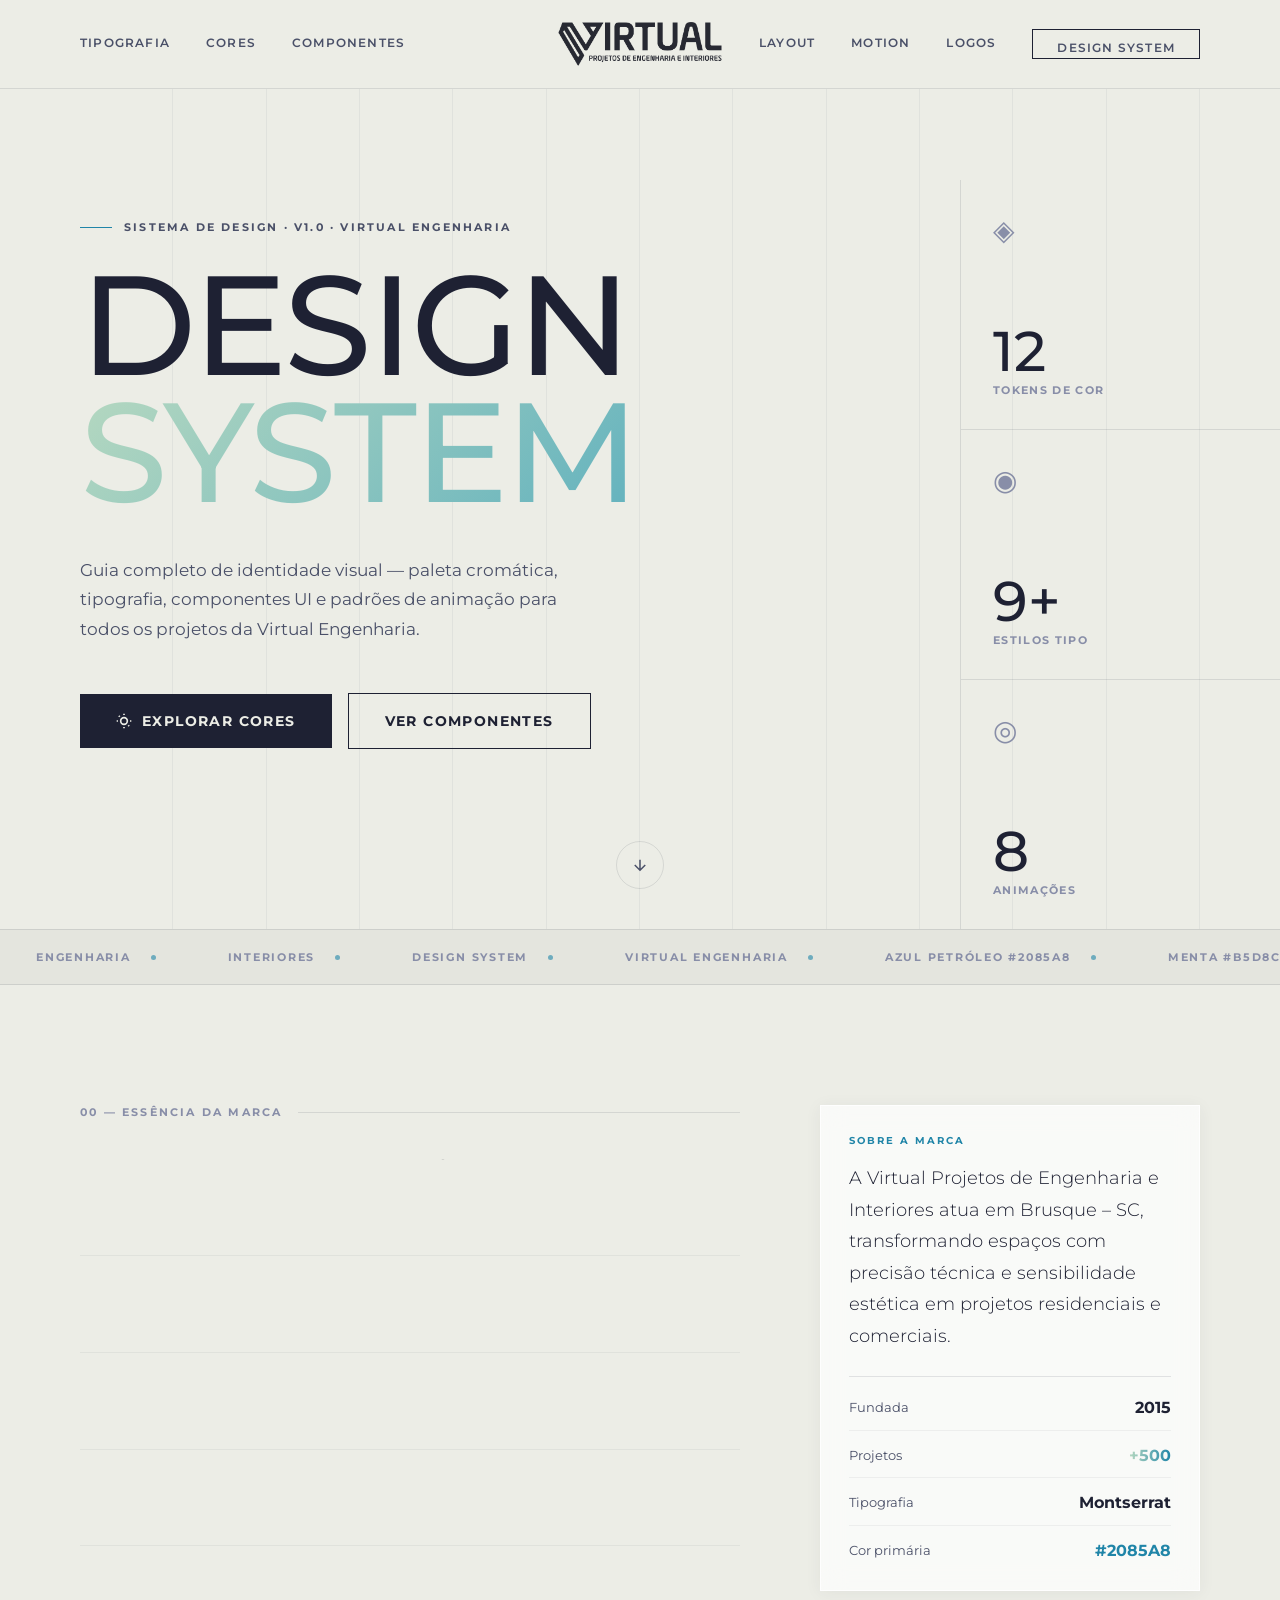
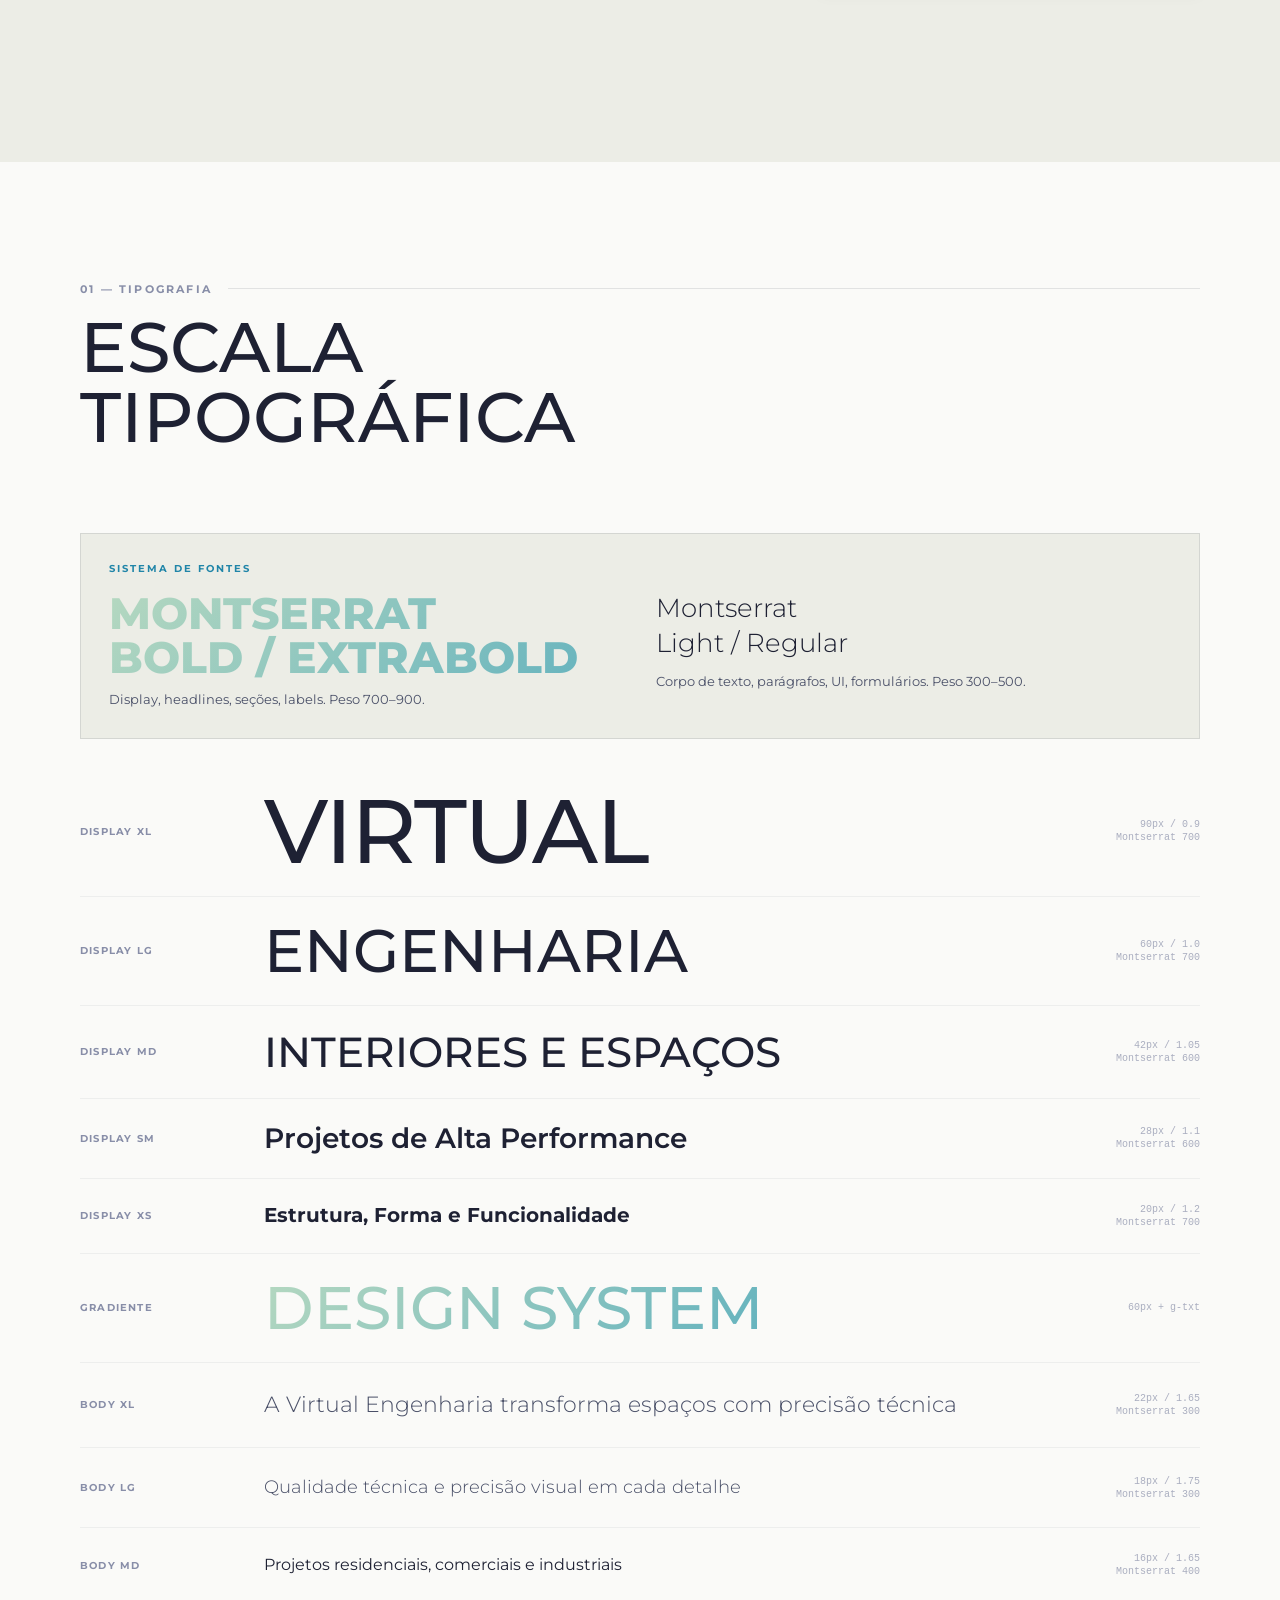
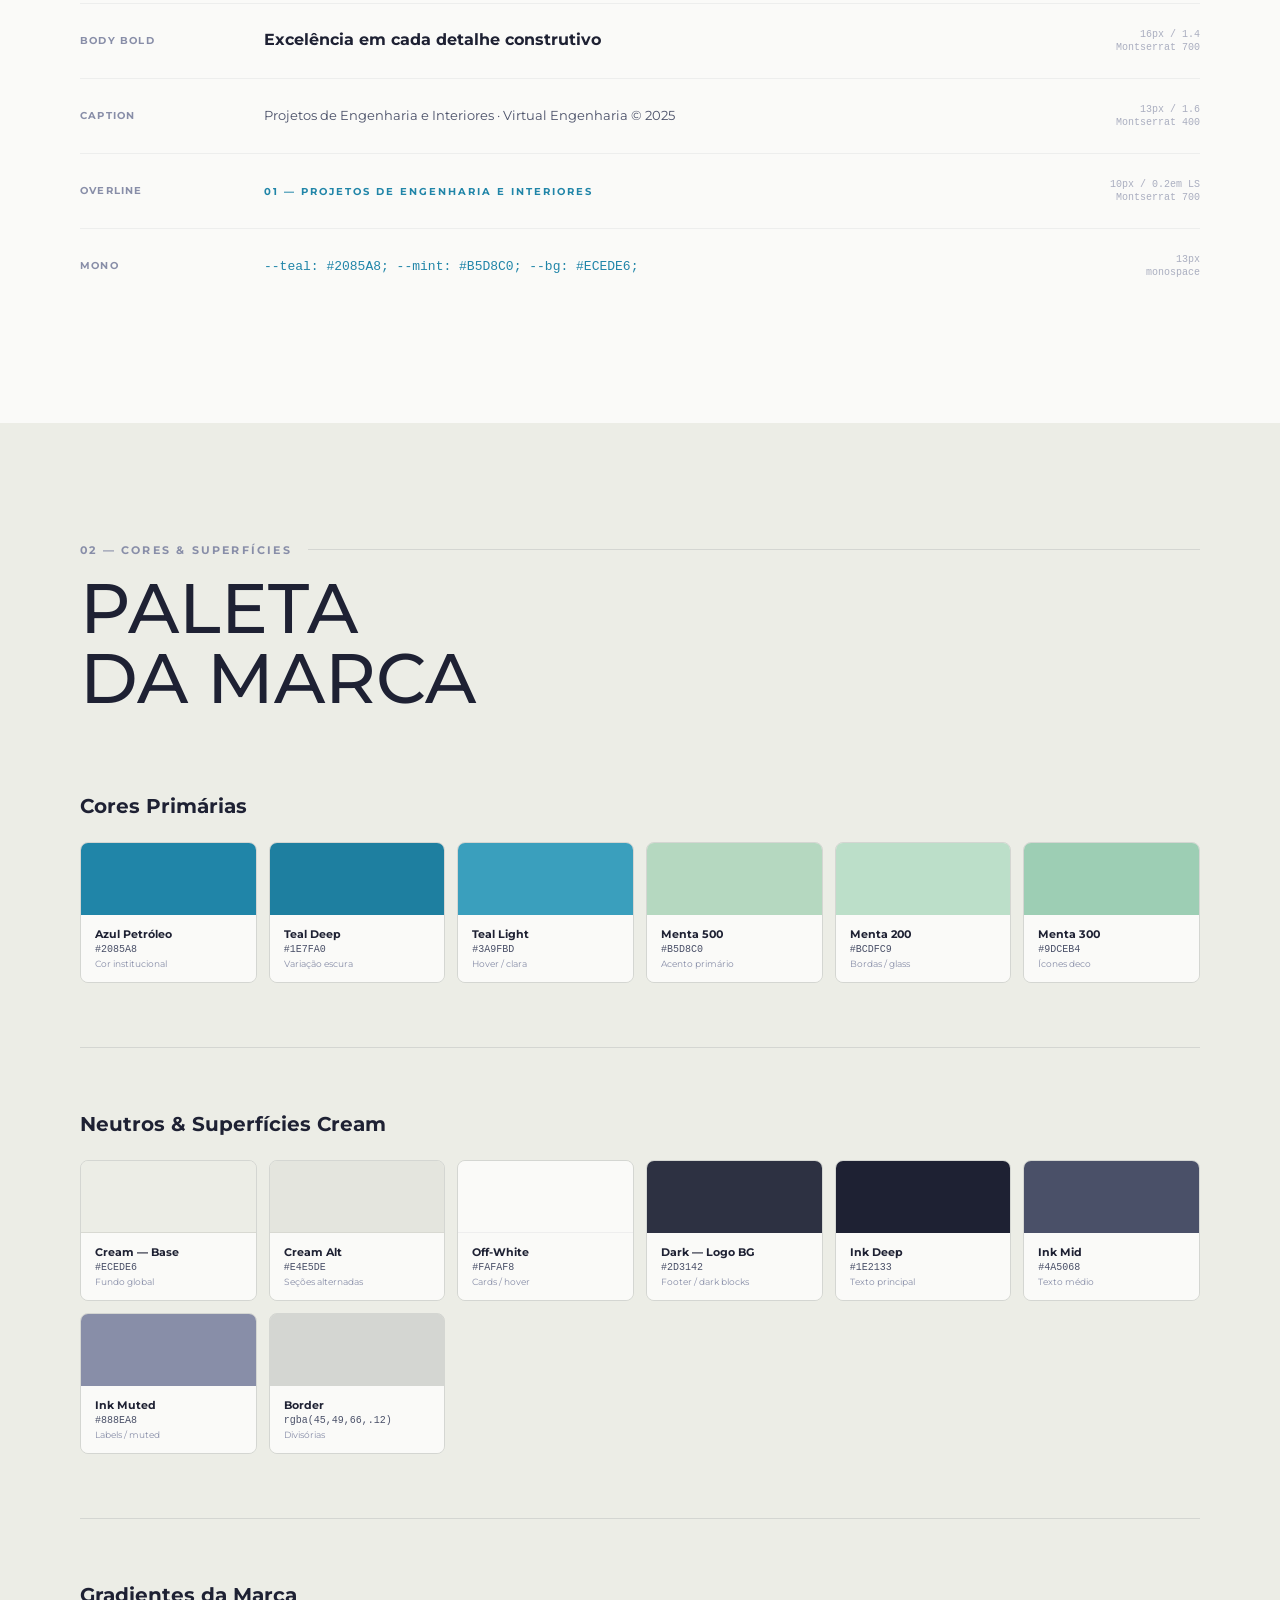
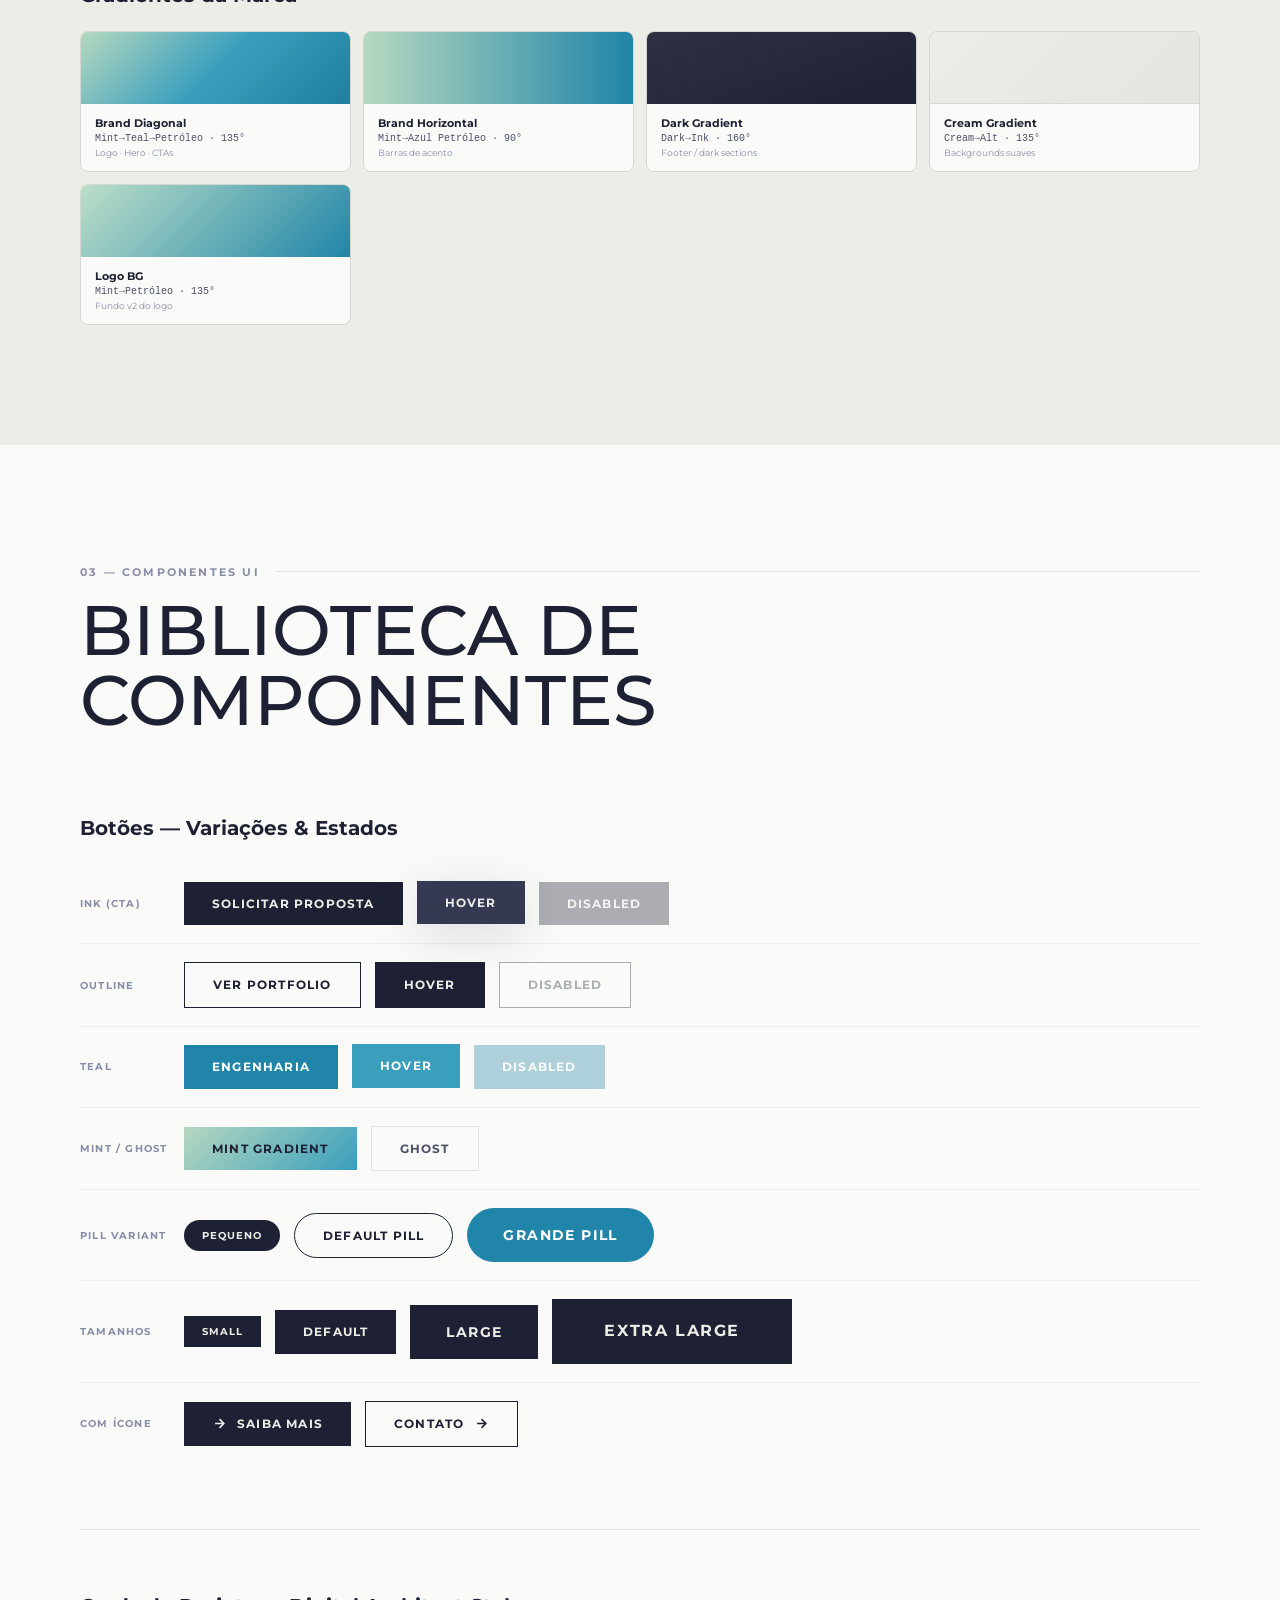
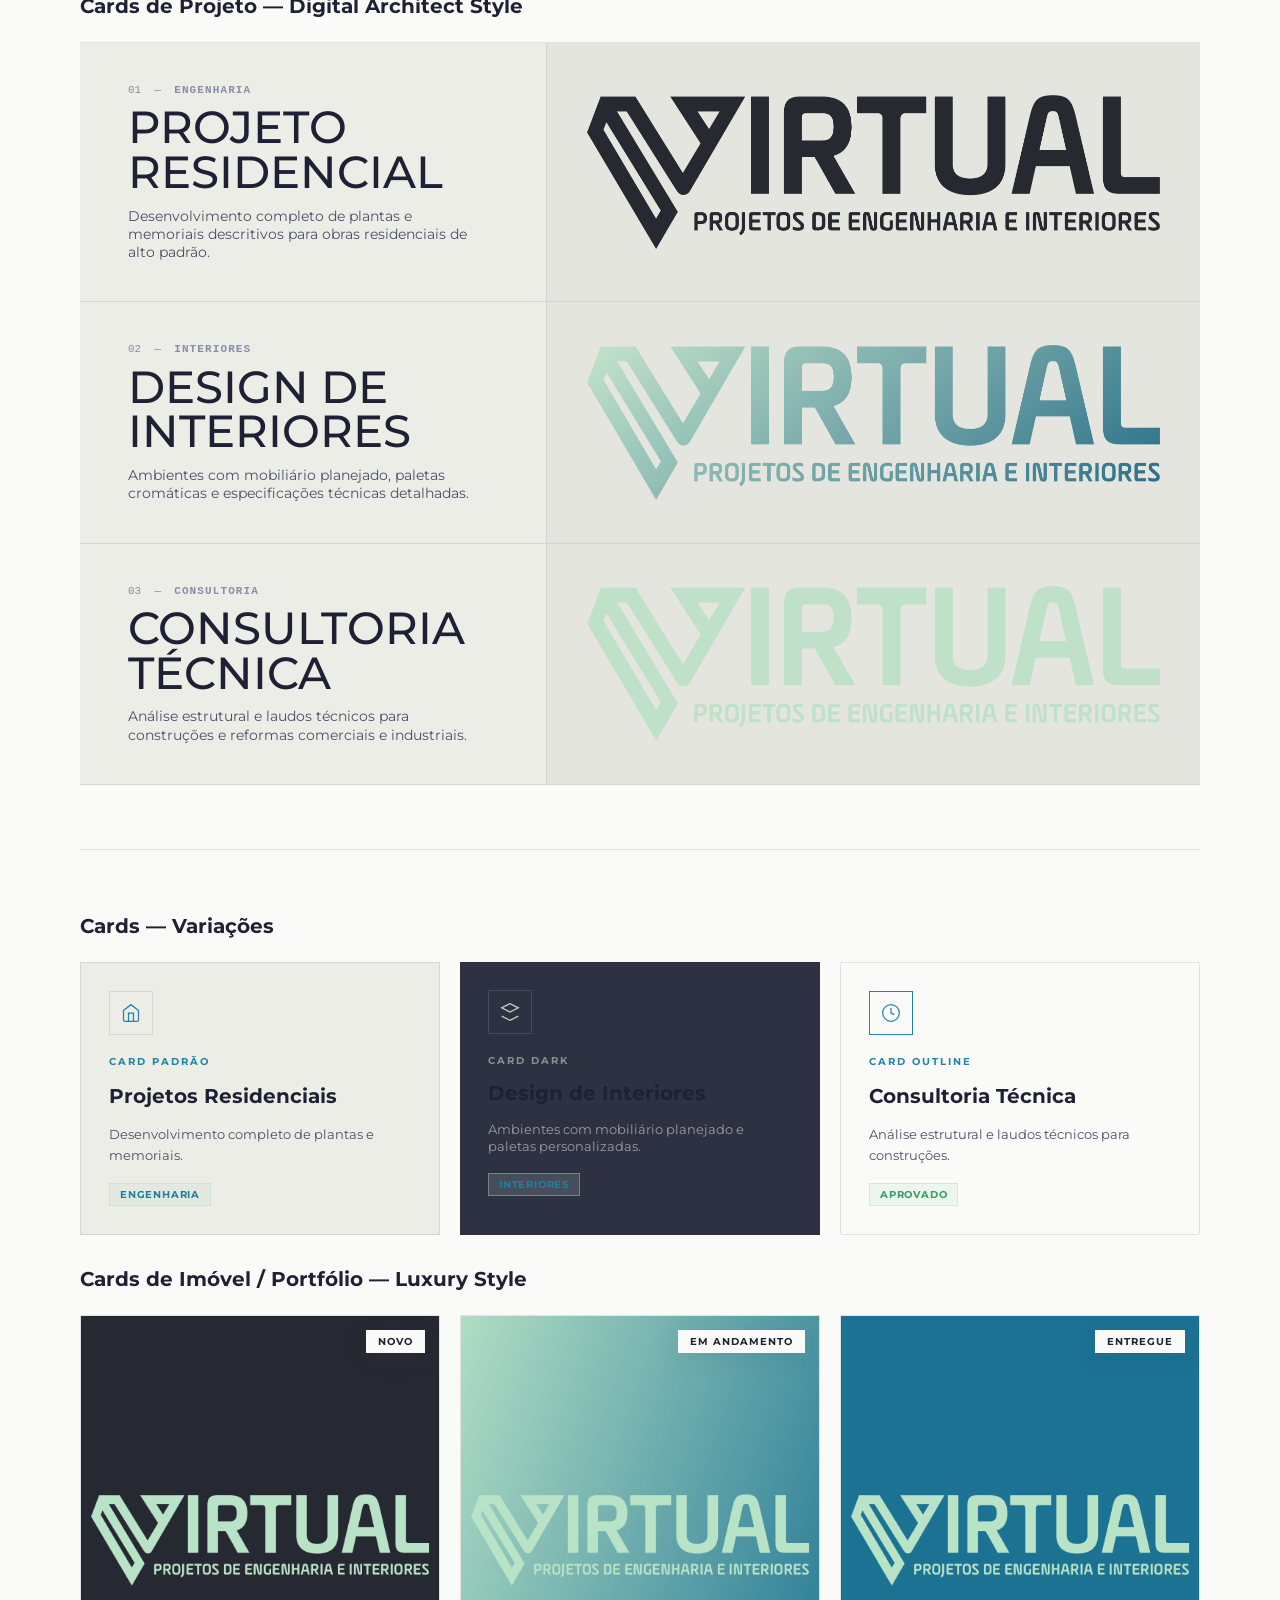
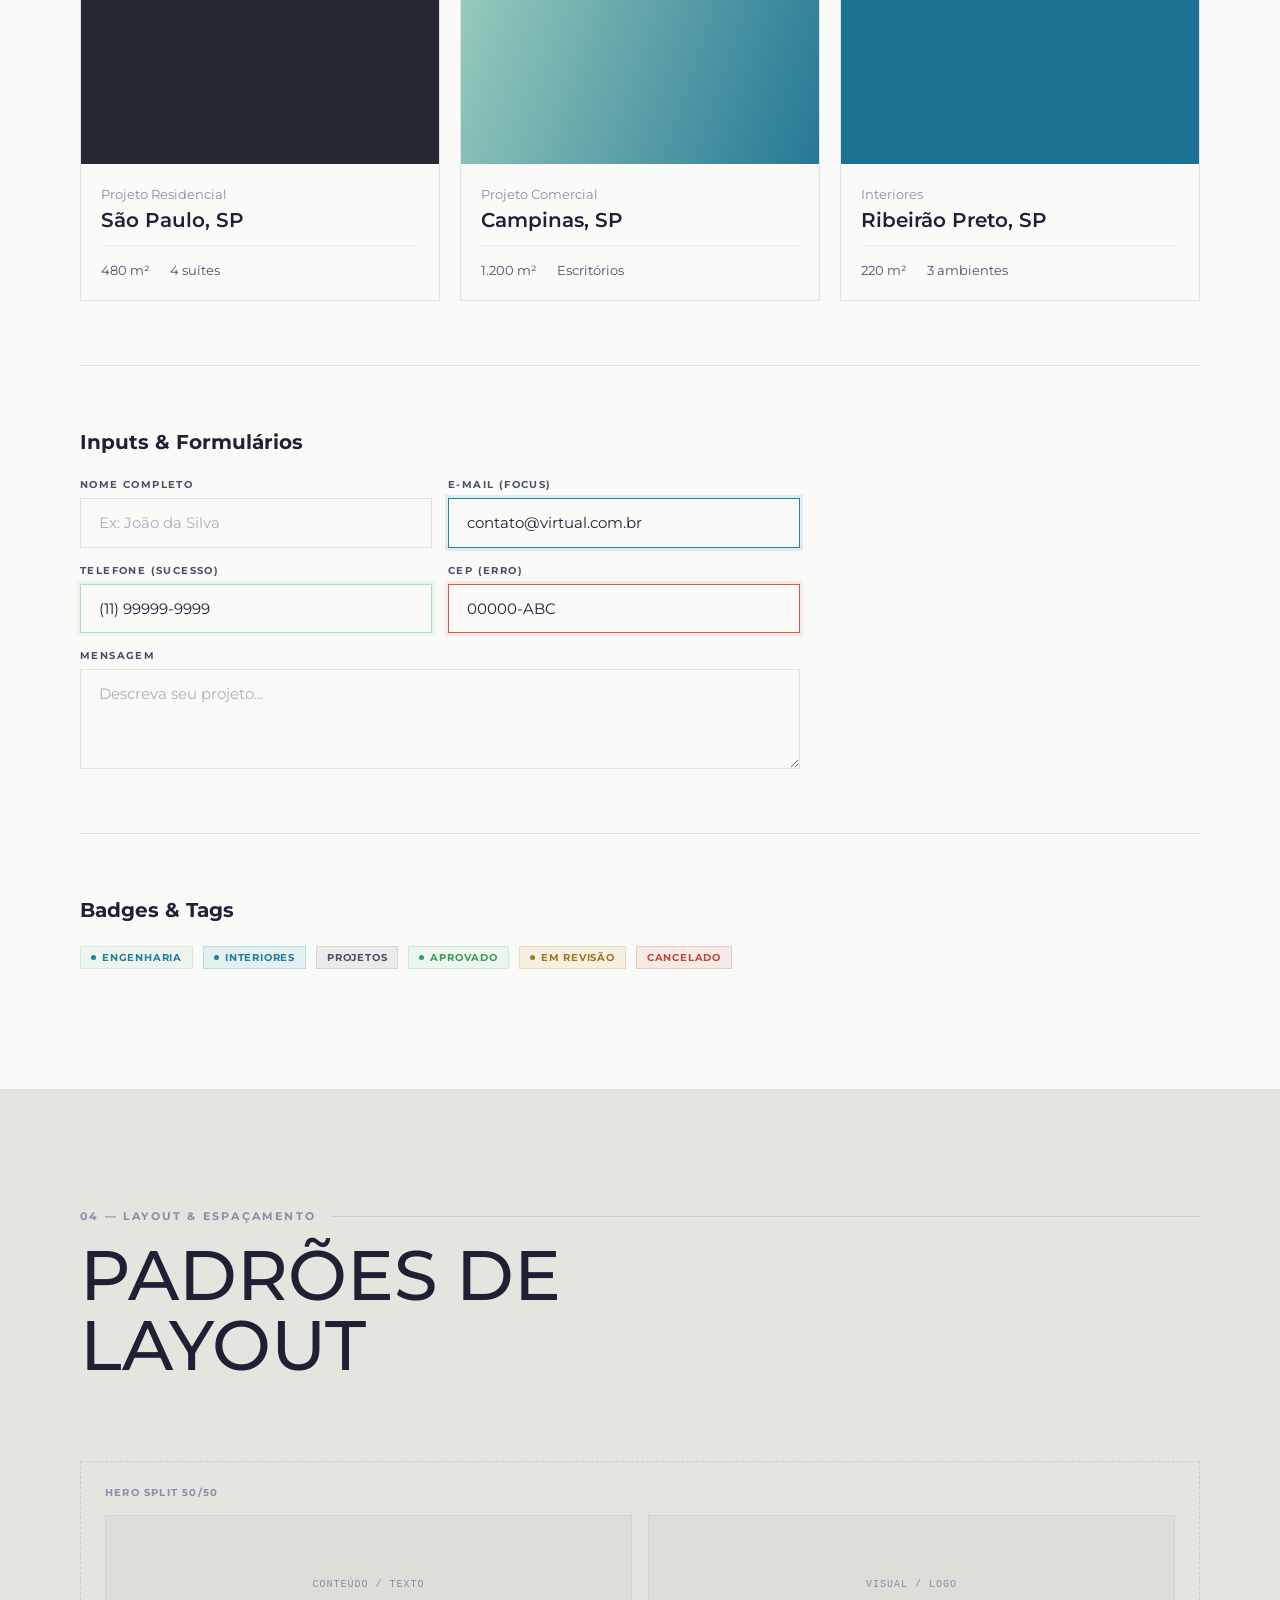
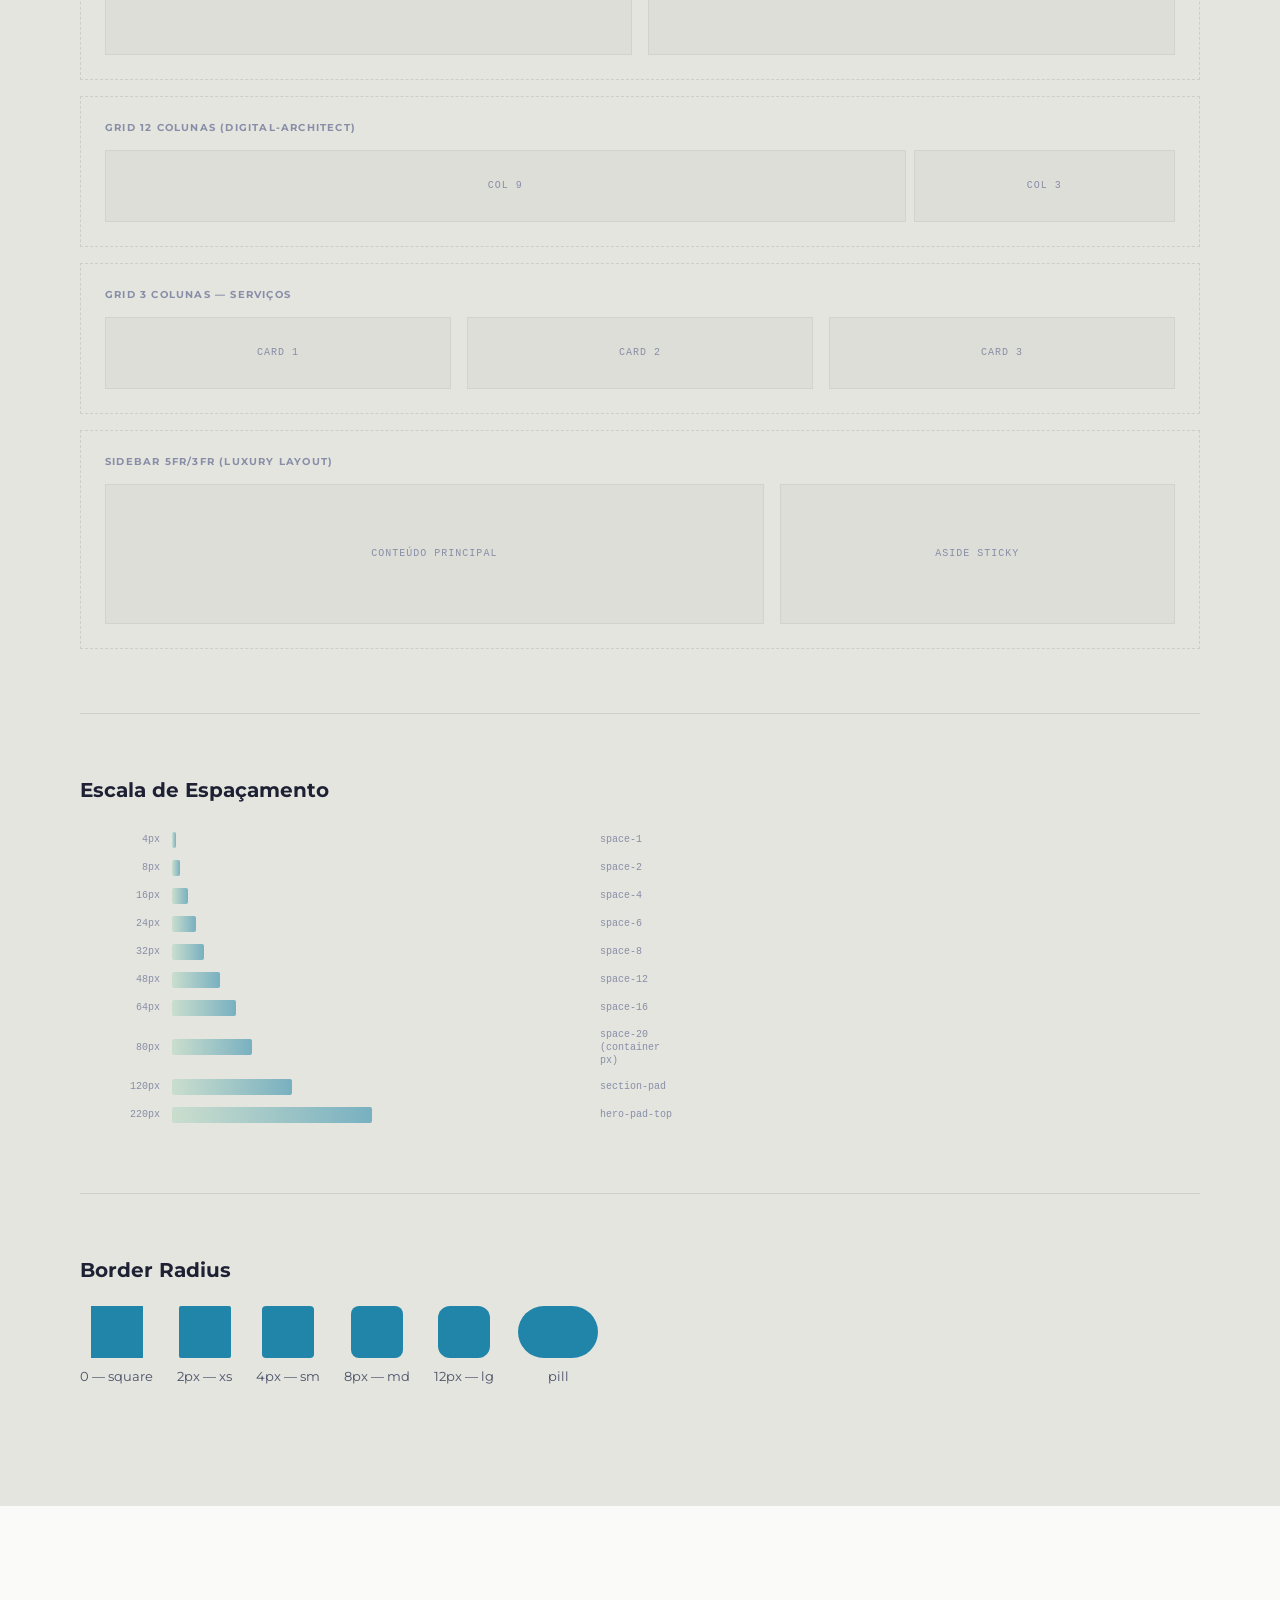
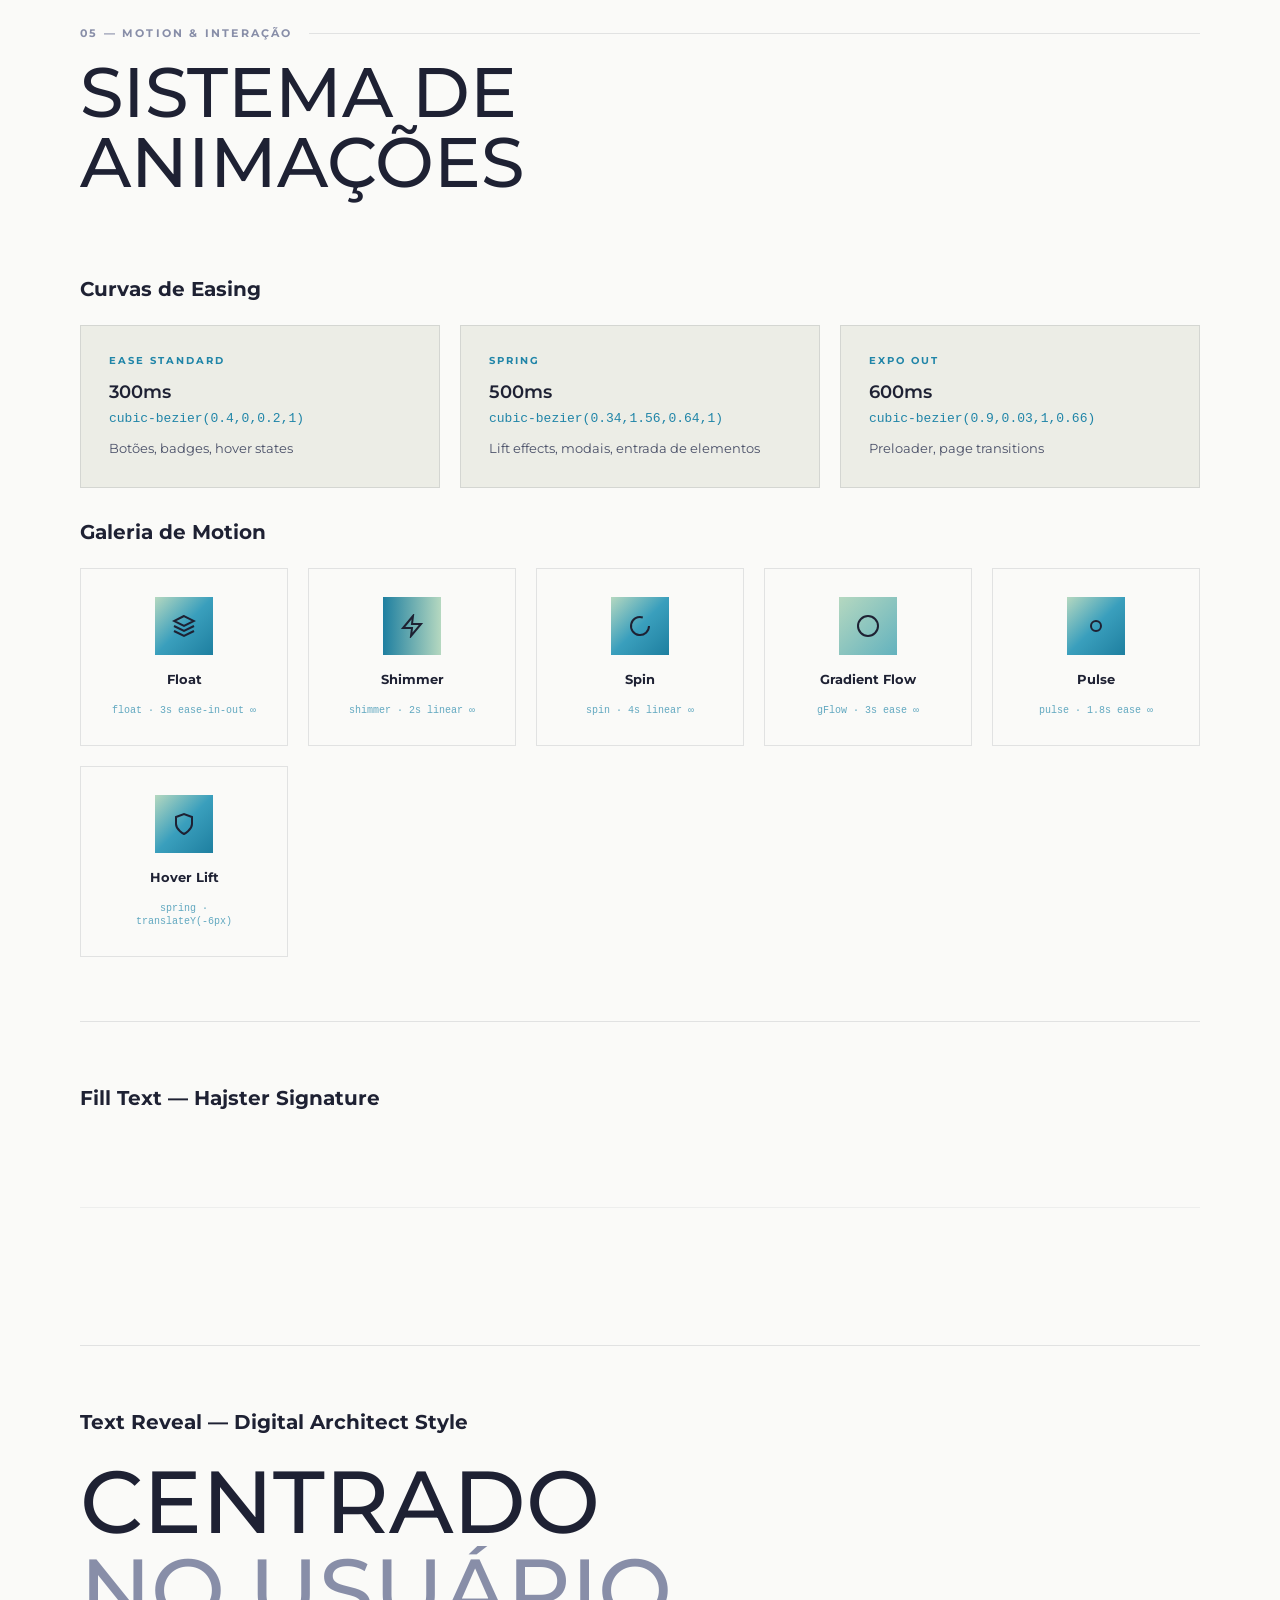
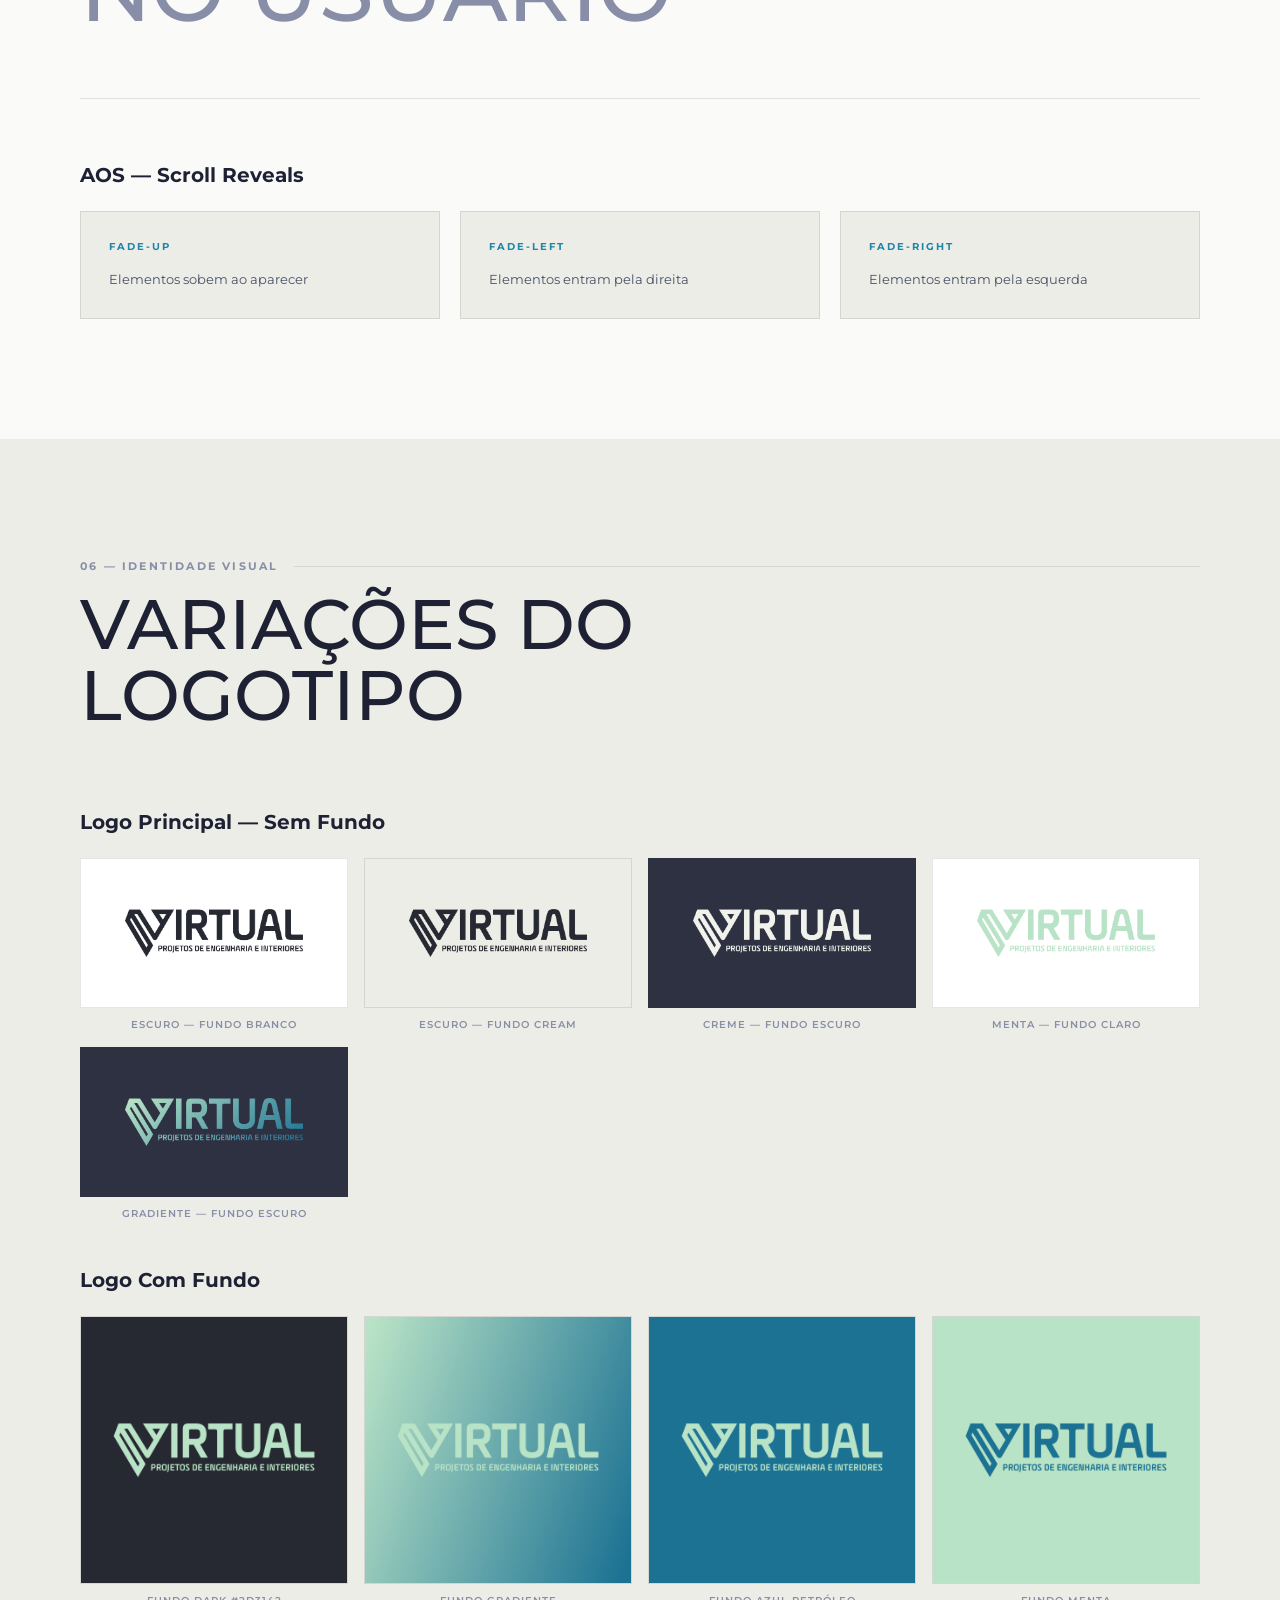
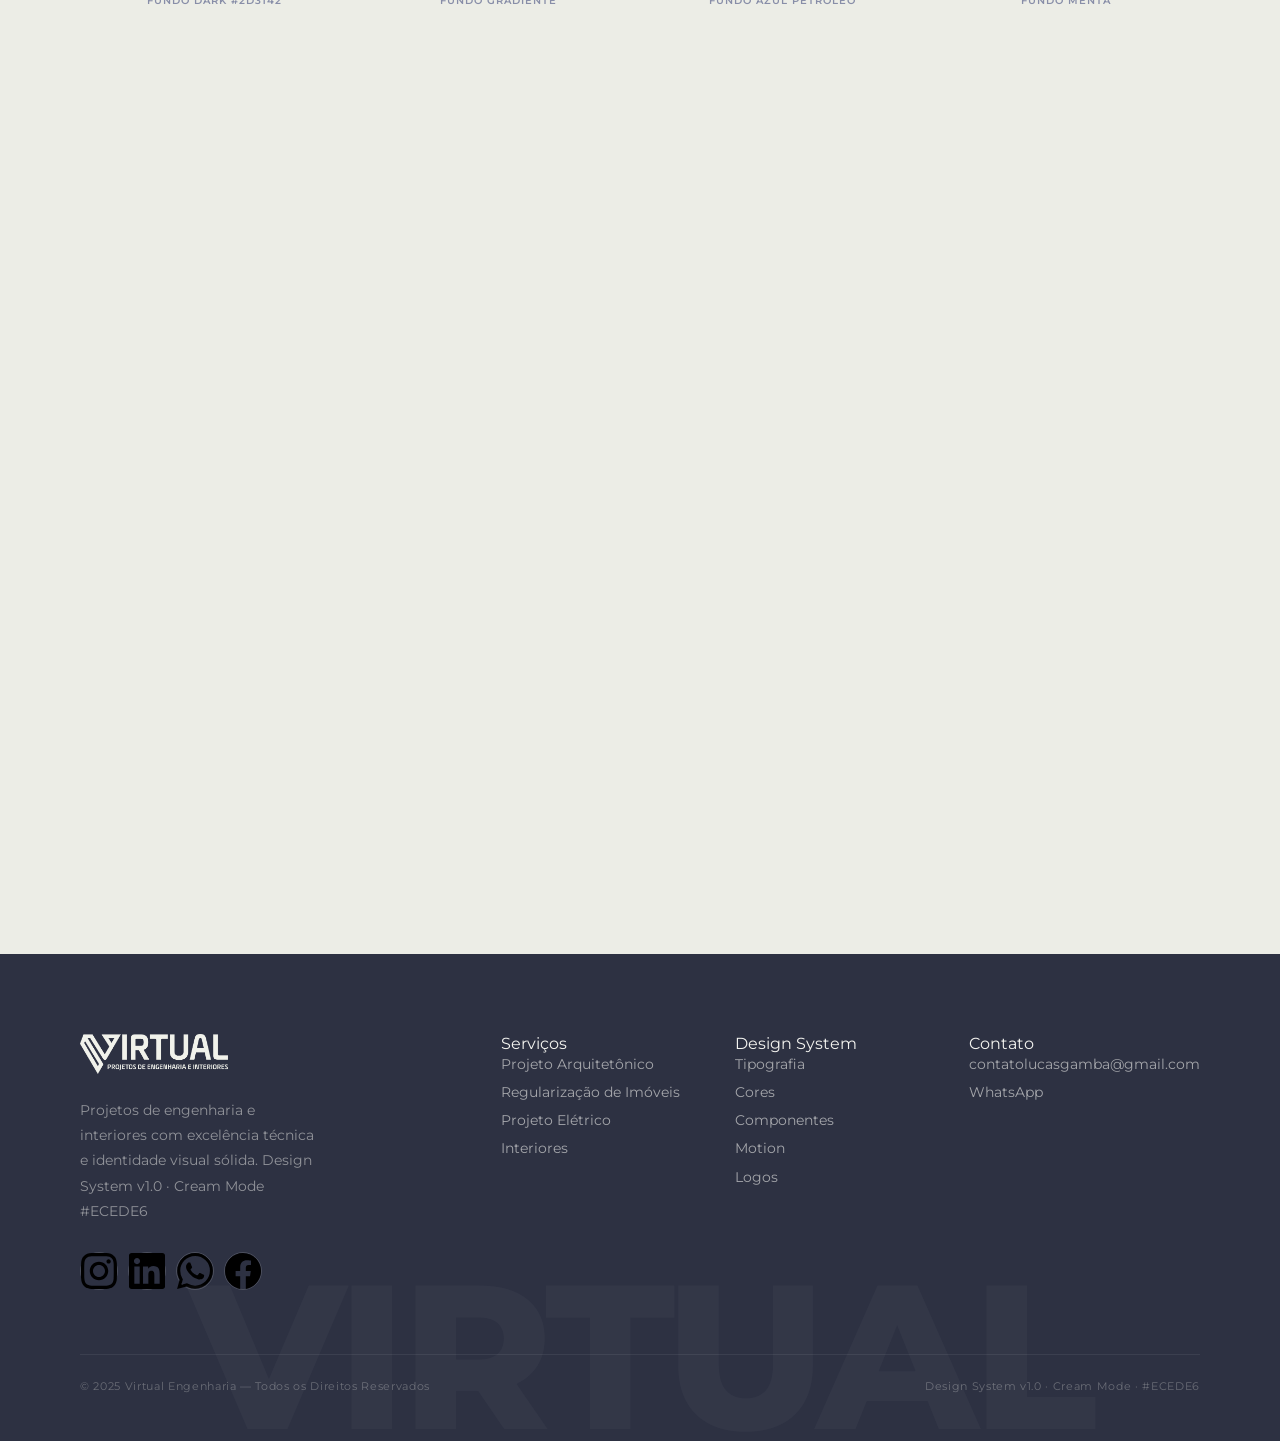
<file: design-system.html>
<!DOCTYPE html>
<html lang="pt-BR" class="scroll-smooth">
<head>
  <meta charset="UTF-8">
  <meta name="viewport" content="width=device-width, initial-scale=1.0">
  <title>Design System — Virtual Engenharia</title>
  <meta name="description" content="Sistema de Design oficial da Virtual Engenharia — Projetos de Engenharia e Interiores.">
  <link rel="preconnect" href="https://fonts.googleapis.com">
  <link rel="preconnect" href="https://fonts.gstatic.com" crossorigin>
  <link href="https://fonts.googleapis.com/css2?family=Montserrat:ital,wght@0,300;0,400;0,500;0,600;0,700;0,800;0,900;1,300;1,400&display=swap" rel="stylesheet">
  <link rel="icon" type="image/png" href="assets/logo/simbolo-favicon.png">
  <style>
    /* =============================================
       TOKENS — Virtual Engenharia · Cream Mode
       ============================================= */
    :root {
      /* CREAM PALETTE */
      --bg:         #ECEDE6;    /* fundo principal */
      --bg-white:   #FAFAF8;    /* branco levemente quente */
      --bg-alt:     #E4E5DE;    /* seções alternadas */
      --bg-dark:    #2D3142;    /* blocos escuros */
      --border:     rgba(45,49,66,0.12);
      --border-s:   rgba(45,49,66,0.06);

      /* BRAND */
      --teal:       #2085A8;
      --teal-l:     #3A9FBD;
      --teal-d:     #1E7FA0;
      --mint:       #B5D8C0;
      --mint-2:     #9DCEB4;

      /* TEXT */
      --ink:        #1E2133;    /* texto principal */
      --ink-mid:    #4A5068;    /* texto médio */
      --ink-muted:  #888EA8;    /* texto suave */

      /* GRADIENTS */
      --g-brand:    linear-gradient(135deg,#B5D8C0 0%,#3A9FBD 50%,#1E7FA0 100%);
      --g-brand-h:  linear-gradient(90deg,#B5D8C0 0%,#2085A8 100%);

      /* TYPE */
      --fd:  'Montserrat', sans-serif;
      --fb:  'Montserrat', sans-serif;

      /* EFFECTS */
      --sh:  0 4px 24px rgba(45,49,66,0.1);
      --sh2: 0 12px 48px rgba(45,49,66,0.14);
      --ease:    cubic-bezier(0.4,0,0.2,1);
      --ease-sp: cubic-bezier(0.34,1.56,0.64,1);
    }

    *,*::before,*::after{box-sizing:border-box;margin:0;padding:0}
    html{font-size:16px;scroll-behavior:smooth;scroll-padding-top:88px}
    body{font-family:var(--fb);background:var(--bg);color:var(--ink);
      line-height:1.3;-webkit-font-smoothing:antialiased;overflow-x:hidden}
    img{vertical-align:top;max-width:100%;display:block}
    a{text-decoration:none;color:inherit}
    ul{list-style:none}
    button{border:none;cursor:pointer;font:inherit}
    input,textarea,select{font:inherit}
    ::selection{background:var(--ink);color:var(--bg)}
    ::-webkit-scrollbar{width:3px}
    ::-webkit-scrollbar-track{background:var(--bg-alt)}
    ::-webkit-scrollbar-thumb{background:rgba(45,49,66,0.2);border-radius:2px}

    /* ---- PRELOADER ---- */
    .preloader{position:fixed;inset:0;z-index:9999;background:var(--bg);
      display:flex;align-items:center;justify-content:center;flex-direction:column;gap:24px;
      transition:opacity .5s var(--ease)}
    .preloader.hide{opacity:0;pointer-events:none}
    .pre-logo{display:flex;align-items:center;gap:12px;font-family:var(--fd);
      font-size:18px;font-weight:800;letter-spacing:.16em;text-transform:uppercase;color:var(--ink)}
    .pre-bar-wrap{width:200px;height:1px;background:var(--border)}
    .pre-bar{height:100%;background:var(--g-brand-h);width:0%;
      transition:width 1.1s var(--ease)}

    /* ---- VERTICAL GRID GUIDES (digital-architect style) ---- */
    .grid-guides{position:fixed;inset:0;pointer-events:none;z-index:0;
      display:grid;grid-template-columns:repeat(12,1fr);padding:0 5rem}
    .grid-guides span{border-right:1px solid var(--border-s);height:100%}

    /* ---- CONTAINER ---- */
    .w{width:100%;max-width:1400px;margin:0 auto;padding:0 5rem}

    /* ---- HEADER — luxury style ---- */
    .header{position:fixed;top:0;left:0;right:0;z-index:100;
      border-bottom:1px solid var(--border);background:var(--bg);
      transition:background .4s var(--ease),box-shadow .4s var(--ease)}
    .header.scrolled{background:rgba(236,237,230,0.95);backdrop-filter:blur(20px);
      box-shadow:0 1px 0 var(--border)}
    .header-inner{display:flex;align-items:center;justify-content:space-between;
      height:88px;gap:40px}
    /* left nav */
    .h-nav-l,.h-nav-r{display:flex;gap:36px;align-items:center}
    .h-nav-l a,.h-nav-r a{font-size:12px;font-weight:600;
      letter-spacing:.1em;text-transform:uppercase;color:var(--ink-mid);
      transition:color .25s;position:relative;padding-bottom:3px}
    .h-nav-l a::after,.h-nav-r a::after{content:'';position:absolute;bottom:0;left:0;
      width:0;height:1.5px;background:var(--teal);transition:width .3s var(--ease)}
    .h-nav-l a:hover,.h-nav-r a:hover{color:var(--ink)}
    .h-nav-l a:hover::after,.h-nav-r a:hover::after{width:100%}
    /* center brand */
    .h-logo{position:absolute;left:50%;transform:translateX(-50%);
      display:flex;align-items:center;gap:12px}
    .h-logo img{max-height:44px!important;}
    .h-logo-title{font-family:var(--fd);font-size:18px;font-weight:800;color:var(--ink)}
    /* right CTA */
    .h-cta{border:1.5px solid var(--ink);padding:10px 24px;font-size:12px;
      font-weight:700;letter-spacing:.1em;text-transform:uppercase;
      color:var(--ink);background:transparent;transition:all .3s var(--ease);white-space:nowrap}
    .h-cta:hover{background:var(--ink);color:var(--bg)}

    /* ---- AOS ---- */
    [data-aos]{opacity:0;transition:opacity 800ms var(--ease),transform 800ms var(--ease)}
    [data-aos].aos-animate{opacity:1}
    [data-aos="fade-up"]{transform:translateY(40px)}
    [data-aos="fade-up"].aos-animate{transform:translateY(0)}
    [data-aos="fade-left"]{transform:translateX(40px)}
    [data-aos="fade-left"].aos-animate{transform:translateX(0)}
    [data-aos="fade-right"]{transform:translateX(-40px)}
    [data-aos="fade-right"].aos-animate{transform:translateX(0)}

    /* ---- TEXT REVEAL (digital-architect style) ---- */
    .tr-wrap{display:inline-block;overflow:hidden;vertical-align:top}
    .tr-content{display:inline-block;transform:translateY(105%);
      transition:transform 1s cubic-bezier(0.22,1,0.36,1)}
    .tr-content.revealed{transform:translateY(0)}

    /* ---- FILL TEXT (hajster style) ---- */
    .fill-text{font-family:var(--fd);font-weight:500;line-height:1.05;text-transform:uppercase}
    .fill-text p{position:relative;display:block;padding:3px 0;
      border-bottom:1px solid var(--border-s)}
    .fill-text p:last-child{border-bottom:none}
    .fill-list{position:absolute;top:0;left:0;width:100%;height:100%;overflow:hidden;pointer-events:none}
    .fill-line{position:absolute;top:0;left:0;width:100%;height:100%;
      background:var(--bg);transform:translateX(100%);
      transition:transform .9s var(--ease)}
    .fill-text p.revealed .fill-line{transform:translateX(0%)}

    /* ---- KEYFRAMES ---- */
    @keyframes gFlow{0%,100%{background-position:0 50%}50%{background-position:100% 50%}}
    @keyframes float{0%,100%{transform:translateY(0)}50%{transform:translateY(-12px)}}
    @keyframes marquee{from{transform:translateX(0)}to{transform:translateX(-50%)}}
    @keyframes shimmer{0%{background-position:-200% 0}100%{background-position:200% 0}}
    @keyframes spin{to{transform:rotate(360deg)}}
    @keyframes pulse{0%,100%{opacity:1}50%{opacity:.4}}
    @keyframes scaleIn{from{transform:scale(.94);opacity:0}to{transform:scale(1);opacity:1}}

    /* ---- SECTIONS ---- */
    .section{padding:120px 0;position:relative}
    .section-white{background:var(--bg-white)}
    .section-alt{background:var(--bg-alt)}
    .section-dark{background:var(--bg-dark);color:#F4F4F0}
    .s-num{display:flex;align-items:center;gap:16px;font-size:11px;font-weight:700;
      letter-spacing:.2em;text-transform:uppercase;color:var(--ink-muted);margin-bottom:16px}
    .s-num::after{content:'';flex:1;height:1px;background:var(--border)}
    .s-h{font-family:var(--fd);font-size:clamp(2.8rem,5.5vw,5rem);font-weight:500;
      line-height:1;text-transform:uppercase;margin-bottom:80px}
    .s-h .accent{background:var(--g-brand);background-size:300% 300%;
      -webkit-background-clip:text;-webkit-text-fill-color:transparent;
      background-clip:text;animation:gFlow 6s ease infinite}
    hr.div{border:none;height:1px;background:var(--border);margin:64px 0}

    /* ---- HERO ---- */
    .banner{min-height:100vh;background:var(--bg);position:relative;
      display:flex;align-items:flex-end;overflow:hidden}

    /* vertical grid in hero */
    .b-guides{position:absolute;inset:0;display:grid;grid-template-columns:repeat(12,1fr);
      pointer-events:none;padding:0 5rem}
    .b-guides span{border-right:1px solid var(--border-s);height:100%}

    .banner-inner{position:relative;z-index:1;padding:220px 0 100px;width:100%}
    .b-eyebrow{display:flex;align-items:center;gap:12px;font-size:11px;font-weight:700;
      letter-spacing:.2em;text-transform:uppercase;color:var(--ink-mid);margin-bottom:28px}
    .b-eyebrow::before{content:'';width:32px;height:1px;background:var(--teal)}
    .b-h1{font-family:var(--fd);font-size:clamp(5rem,11vw,10rem);font-weight:500;
      line-height:.9;text-transform:uppercase;letter-spacing:-.02em;margin-bottom:40px;
      color:var(--ink)}
    .b-h1 .g{background:var(--g-brand);background-size:300% 300%;
      -webkit-background-clip:text;-webkit-text-fill-color:transparent;
      background-clip:text;animation:gFlow 6s ease infinite}
    .b-desc{font-size:17px;line-height:1.75;color:var(--ink-mid);max-width:520px;margin-bottom:48px}
    .b-cta{display:flex;gap:16px;flex-wrap:wrap;align-items:center;margin-bottom:80px}

    /* stats sidebar (digital-architect inspired) */
    .b-stats-col{position:absolute;right:0;bottom:0;top:180px;width:320px;
      border-left:1px solid var(--border);display:flex;flex-direction:column}
    .b-stat{flex:1;border-bottom:1px solid var(--border);padding:32px;
      display:flex;flex-direction:column;justify-content:space-between;
      transition:background .3s var(--ease);cursor:default}
    .b-stat:last-child{border-bottom:none}
    .b-stat:hover{background:var(--bg-white)}
    .b-stat-icon{font-size:28px;color:var(--ink-muted);margin-bottom:auto}
    .b-stat-val{font-family:var(--fd);font-size:3.5rem;font-weight:500;
      line-height:1;color:var(--ink);margin-bottom:4px}
    .b-stat-lbl{font-size:11px;font-weight:700;letter-spacing:.12em;
      text-transform:uppercase;color:var(--ink-muted)}

    .b-arrow{position:absolute;bottom:40px;left:50%;transform:translateX(-50%)}
    .b-arrow a{display:flex;align-items:center;justify-content:center;width:48px;height:48px;
      border:1.5px solid var(--border);border-radius:50%;color:var(--ink-mid);
      animation:float 3s ease-in-out infinite;transition:all .3s;background:transparent}
    .b-arrow a:hover{border-color:var(--teal);color:var(--teal);background:rgba(32,133,168,.06)}

    /* ---- MARQUEE (luxury style) ---- */
    .mq{padding:20px 0;overflow:hidden;border-top:1px solid var(--border);
      border-bottom:1px solid var(--border);background:var(--bg-alt)}
    .mq-track{display:flex;width:max-content;animation:marquee 24s linear infinite}
    .mq-item{display:flex;align-items:center;gap:20px;padding:0 36px;white-space:nowrap;
      font-size:11px;font-weight:700;letter-spacing:.16em;text-transform:uppercase;
      color:var(--ink-muted)}
    .mq-dot{width:5px;height:5px;border-radius:50%;background:var(--teal);opacity:.6}

    /* ---- INTRO ---- */
    .intro-layout{display:grid;grid-template-columns:1fr 380px;gap:80px;align-items:start}
    .intro-huge{font-family:var(--fd);font-size:clamp(3.5rem,7vw,6rem);font-weight:500;
      line-height:1;text-transform:uppercase;color:var(--ink)}
    .intro-aside{position:sticky;top:100px;align-self:flex-start}

    /* ---- TYPOGRAPHY ---- */
    .type-row{display:grid;grid-template-columns:160px 1fr 180px;align-items:center;
      padding:24px 0;gap:24px;border-bottom:1px solid var(--border-s);
      transition:background .2s,padding-left .2s}
    .type-row:last-child{border-bottom:none}
    .type-row:hover{background:rgba(32,133,168,.03);padding-left:8px;border-radius:4px}
    .t-meta{font-size:10px;font-weight:700;letter-spacing:.12em;
      text-transform:uppercase;color:var(--ink-muted)}
    .t-spec{font-size:10px;font-family:monospace;color:var(--ink-muted);text-align:right;opacity:.7}
    .tx-xl{font-family:var(--fd);font-size:90px;font-weight:500;line-height:.9;
      text-transform:uppercase;letter-spacing:-.02em;color:var(--ink)}
    .tx-lg{font-family:var(--fd);font-size:60px;font-weight:500;line-height:1;
      text-transform:uppercase;color:var(--ink)}
    .tx-md{font-family:var(--fd);font-size:42px;font-weight:500;line-height:1.05;
      text-transform:uppercase;color:var(--ink)}
    .tx-sm{font-family:var(--fd);font-size:28px;font-weight:600;line-height:1.1;color:var(--ink)}
    .tx-xs{font-family:var(--fd);font-size:20px;font-weight:700;line-height:1.2;color:var(--ink)}
    .tx-bxl{font-size:22px;font-weight:300;line-height:1.65;color:var(--ink-mid)}
    .tx-blg{font-size:18px;font-weight:300;line-height:1.75;color:var(--ink-mid)}
    .tx-bmd{font-size:16px;font-weight:400;line-height:1.65;color:var(--ink)}
    .tx-bbold{font-size:16px;font-weight:700;line-height:1.4;color:var(--ink)}
    .tx-cap{font-size:13px;font-weight:400;line-height:1.6;color:var(--ink-mid)}
    .tx-over{font-size:10px;font-weight:700;letter-spacing:.2em;
      text-transform:uppercase;color:var(--teal)}
    .tx-mono{font-family:monospace;font-size:13px;color:var(--teal)}
    .g-txt{background:var(--g-brand);background-size:300% 300%;
      -webkit-background-clip:text;-webkit-text-fill-color:transparent;
      background-clip:text;animation:gFlow 6s ease infinite}

    /* ---- SWATCHES ---- */
    .pal{display:grid;grid-template-columns:repeat(auto-fill,minmax(150px,1fr));gap:12px}
    .sw{border-radius:8px;overflow:hidden;border:1px solid var(--border);
      transition:transform .3s var(--ease),box-shadow .3s}
    .sw:hover{transform:translateY(-3px);box-shadow:var(--sh2)}
    .sw-c{height:72px}
    .sw-i{background:var(--bg-white);padding:12px 14px}
    .sw-n{font-size:11px;font-weight:700;color:var(--ink);margin-bottom:2px}
    .sw-h{font-size:10px;font-family:monospace;color:var(--ink-mid)}
    .sw-r{font-size:9px;color:var(--ink-muted);margin-top:2px}
    .grad-grid{display:grid;grid-template-columns:repeat(auto-fill,minmax(240px,1fr));gap:12px}
    .gc{border-radius:8px;overflow:hidden;border:1px solid var(--border)}
    .gc-c{height:72px}
    .gc-i{background:var(--bg-white);padding:12px 14px}

    /* ---- CARDS ---- */
    .c-row{display:grid;grid-template-columns:repeat(3,1fr);gap:20px}
    /* Card padrão — digital-architect hover-white */
    .card{background:var(--bg);border:1px solid var(--border);padding:28px;
      transition:background .4s var(--ease),transform .3s var(--ease),box-shadow .3s;cursor:pointer}
    .card:hover{background:var(--bg-white);transform:translateY(-2px);box-shadow:var(--sh2)}
    /* Card outline */
    .card-out{background:transparent;border:1.5px solid var(--border);padding:28px;
      border-radius:2px;transition:all .3s var(--ease)}
    .card-out:hover{border-color:var(--teal);background:rgba(32,133,168,.04)}
    /* Card dark (luxury) */
    .card-dk{background:var(--bg-dark);border:none;padding:28px;color:#F4F4F0;
      transition:all .35s var(--ease)}
    .card-dk:hover{background:#353A52;transform:translateY(-2px);box-shadow:var(--sh2)}
    /* Card glass (luxury search bar style) */
    .card-gl{background:rgba(255,255,255,0.7);border:1px solid rgba(255,255,255,0.8);
      padding:28px;backdrop-filter:blur(12px);
      transition:all .35s var(--ease);box-shadow:0 2px 16px rgba(45,49,66,.06)}
    .card-gl:hover{box-shadow:var(--sh2);transform:translateY(-2px)}
    /* Card listing (luxury real estate) */
    .card-listing{background:var(--bg-white);border:1px solid var(--border);
      cursor:pointer;overflow:hidden;transition:all .5s var(--ease)}
    .card-listing:hover{box-shadow:var(--sh2)}
    .listing-img{aspect-ratio:4/5;overflow:hidden;background:var(--bg-alt);position:relative}
    .listing-img img{width:100%;height:100%;object-fit:cover;
      transition:transform 1s var(--ease)}
    .card-listing:hover .listing-img img{transform:scale(1.06)}
    .listing-tag{position:absolute;top:14px;right:14px;background:var(--bg-white);
      color:var(--ink);padding:5px 12px;font-size:10px;font-weight:700;
      letter-spacing:.1em;text-transform:uppercase;box-shadow:var(--sh)}
    .listing-body{padding:20px}
    .c-icon-sq{width:44px;height:44px;border:1px solid var(--border);
      display:flex;align-items:center;justify-content:center;margin-bottom:20px;
      transition:background .3s}
    .card:hover .c-icon-sq{background:var(--bg-alt)}

    /* ---- PROJECT ROW (digital-architect style) ---- */
    .proj-row{border-bottom:1px solid var(--border);background:var(--bg);
      cursor:pointer;overflow:hidden;transition:background .5s var(--ease)}
    .proj-row:hover{background:var(--bg-white)}
    .proj-inner{display:grid;grid-template-columns:5fr 7fr;min-height:220px}
    .proj-text{padding:40px 48px;border-right:1px solid var(--border);
      display:flex;flex-direction:column;justify-content:center}
    .proj-num{font-size:11px;font-family:monospace;color:var(--ink-muted);margin-bottom:8px}
    .proj-title{font-family:var(--fd);font-size:2.8rem;font-weight:500;
      text-transform:uppercase;color:var(--ink);line-height:1;
      transition:transform .5s var(--ease),color .3s}
    .proj-row:hover .proj-title{transform:translateX(8px);color:var(--teal)}
    .proj-desc{font-size:14px;color:var(--ink-mid);margin-top:12px;max-width:360px}
    .proj-img{position:relative;overflow:hidden;background:var(--bg-alt)}
    .proj-img img{width:100%;height:100%;object-fit:cover;filter:grayscale(20%);
      transition:filter .7s,transform .7s var(--ease)}
    .proj-row:hover .proj-img img{filter:grayscale(0%);transform:scale(1.04)}

    /* ---- BUTTONS ---- */
    .btn{display:inline-flex;align-items:center;gap:10px;font-family:var(--fb);
      font-size:12px;font-weight:700;letter-spacing:.1em;text-transform:uppercase;
      padding:14px 28px;transition:all .3s var(--ease);cursor:pointer;border:none}
    .btn-ink{background:var(--ink);color:var(--bg)}
    .btn-ink:hover{background:#353A52;transform:translateY(-1px);box-shadow:var(--sh2)}
    .btn-outline{background:transparent;color:var(--ink);border:1.5px solid var(--ink)}
    .btn-outline:hover{background:var(--ink);color:var(--bg)}
    .btn-teal{background:var(--teal);color:#fff}
    .btn-teal:hover{background:var(--teal-l);transform:translateY(-1px)}
    .btn-mint{background:var(--g-brand);background-size:200% 200%;color:var(--ink);
      font-weight:700;animation:gFlow 5s ease infinite}
    .btn-mint:hover{transform:translateY(-1px);box-shadow:0 8px 32px rgba(181,216,192,.4)}
    .btn-ghost{background:transparent;color:var(--ink-mid);
      border:1.5px solid var(--border)}
    .btn-ghost:hover{color:var(--ink);border-color:rgba(45,49,66,.25)}
    /* pill variant */
    .btn-pill{border-radius:9999px}
    .btn-sm{padding:9px 18px;font-size:10px}
    .btn-lg{padding:18px 36px;font-size:14px}
    .btn-xl{padding:22px 52px;font-size:16px}
    .btn:disabled{opacity:.35;pointer-events:none}

    /* ---- INPUTS ---- */
    .f-group{display:flex;flex-direction:column;gap:7px}
    .f-label{font-size:10px;font-weight:700;letter-spacing:.14em;
      text-transform:uppercase;color:var(--ink-mid)}
    .f-inp{background:var(--bg-white);border:1px solid var(--border);padding:14px 18px;
      font-family:var(--fb);font-size:15px;color:var(--ink);
      transition:all .3s var(--ease);outline:none;width:100%}
    .f-inp::placeholder{color:var(--ink-muted);opacity:.7}
    .f-inp:hover{border-color:rgba(45,49,66,.2)}
    .f-inp:focus{border-color:var(--teal);box-shadow:0 0 0 3px rgba(32,133,168,.12)}
    .f-inp.err{border-color:#D0574A;box-shadow:0 0 0 3px rgba(208,87,74,.1)}
    .f-inp.ok{border-color:var(--mint);box-shadow:0 0 0 3px rgba(181,216,192,.18)}
    .f-ta{resize:vertical;min-height:100px}
    .f-grid{display:grid;grid-template-columns:1fr 1fr;gap:16px}
    /* luxury search bar glass style */
    .f-inp-glass{background:rgba(255,255,255,.15);border:none;
      border-bottom:1px solid rgba(255,255,255,.4);padding:12px 0;color:#fff;
      outline:none;width:100%;font-size:15px}
    .f-inp-glass::placeholder{color:rgba(255,255,255,.6)}
    .f-inp-glass:focus{border-bottom-color:#fff}

    /* ---- BADGES ---- */
    .badge{display:inline-flex;align-items:center;gap:6px;padding:4px 10px;
      font-size:10px;font-weight:700;letter-spacing:.08em;text-transform:uppercase}
    .bm{background:rgba(181,216,192,.18);color:#1E7FA0;border:1px solid rgba(181,216,192,.4)}
    .bt{background:rgba(32,133,168,.1);color:var(--teal-d);border:1px solid rgba(32,133,168,.22)}
    .bn{background:rgba(45,49,66,.07);color:var(--ink-mid);border:1px solid var(--border)}
    .bs{background:rgba(109,201,138,.1);color:#3A9B65;border:1px solid rgba(109,201,138,.24)}
    .bw{background:rgba(200,150,40,.1);color:#9E7620;border:1px solid rgba(200,150,40,.22)}
    .bd{background:rgba(208,87,74,.1);color:#C0473A;border:1px solid rgba(208,87,74,.22)}
    .badge .dot{width:5px;height:5px;border-radius:50%;background:currentColor}

    /* ---- SPACING ---- */
    .sp-row{display:grid;grid-template-columns:80px 1fr 80px;align-items:center;gap:12px;padding:6px 0}
    .sp-l{font-size:10px;font-family:monospace;color:var(--ink-muted);text-align:right}
    .sp-b{height:16px;background:var(--g-brand-h);border-radius:2px;opacity:.55}
    .sp-v{font-size:10px;font-family:monospace;color:var(--ink-muted)}

    /* ---- LAYOUT DEMOS ---- */
    .l-demo{border:1px dashed var(--border);padding:24px;margin-bottom:16px}
    .l-lbl{font-size:10px;font-weight:700;letter-spacing:.12em;text-transform:uppercase;
      color:var(--ink-muted);margin-bottom:16px}
    .l-ph{background:rgba(45,49,66,.04);border:1px solid var(--border-s);
      display:flex;align-items:center;justify-content:center;min-height:72px;
      font-size:10px;letter-spacing:.1em;text-transform:uppercase;
      color:var(--ink-muted);font-family:monospace}
    .l-ph.tall{min-height:140px}
    .g2{display:grid;grid-template-columns:1fr 1fr;gap:16px}
    .g3{display:grid;grid-template-columns:repeat(3,1fr);gap:16px}
    .g4{display:grid;grid-template-columns:repeat(4,1fr);gap:16px}

    /* ---- MOTION ---- */
    .mot-grid{display:grid;grid-template-columns:repeat(auto-fill,minmax(190px,1fr));gap:20px}
    .mot-card{background:var(--bg-white);border:1px solid var(--border);padding:28px;
      display:flex;flex-direction:column;align-items:center;gap:16px;text-align:center}
    .mot-box{width:58px;height:58px;background:var(--g-brand);
      display:flex;align-items:center;justify-content:center}
    .m-fl{animation:float 3s ease-in-out infinite}
    .m-sh{background:linear-gradient(90deg,var(--teal-d),var(--mint),var(--teal-d));
      background-size:200% 100%;animation:shimmer 2s linear infinite}
    .m-sp{animation:spin 4s linear infinite}
    .m-gf{background-size:300% 300% !important;animation:gFlow 3s ease infinite}
    .m-pu{animation:pulse 1.8s ease-in-out infinite}
    .m-li{transition:transform .5s var(--ease-sp),box-shadow .3s;cursor:pointer}
    .m-li:hover{transform:translateY(-6px) scale(1.04);box-shadow:var(--sh2)}
    .mot-n{font-size:13px;font-weight:700;color:var(--ink)}
    .mot-c{font-size:10px;font-family:monospace;color:var(--teal);opacity:.7}

    /* ---- LOGOS ---- */
    .logo-grid{display:grid;grid-template-columns:repeat(auto-fill,minmax(260px,1fr));gap:16px}
    .logo-card{padding:44px;display:flex;align-items:center;justify-content:center;
      min-height:150px;border:1px solid var(--border);
      transition:transform .3s var(--ease),box-shadow .3s}
    .logo-card:hover{transform:scale(1.02);box-shadow:var(--sh2)}
    .logo-card img{max-height:72px;object-fit:contain}
    .logo-lbl{font-size:10px;font-weight:600;letter-spacing:.1em;text-transform:uppercase;
      color:var(--ink-muted);text-align:center;margin-top:10px}
    .logo-item{display:flex;flex-direction:column}
    .lb-bg{background:var(--bg)}
    .lb-white{background:#fff}
    .lb-dk{background:#2D3142}
    .lb-tl{background:#2085A8}
    .lb-mt{background:#B5D8C0}
    .lb-cream{background:#ECEDE6}

    /* ---- STATES ---- */
    .st-row{display:flex;align-items:center;gap:14px;flex-wrap:wrap;
      padding:18px 0;border-bottom:1px solid var(--border-s)}
    .st-row:last-child{border-bottom:none}
    .st-lbl{font-size:10px;font-weight:700;letter-spacing:.12em;text-transform:uppercase;
      color:var(--ink-muted);min-width:90px;flex-shrink:0}

    /* ---- RADIUS ---- */
    .rad-row{display:flex;align-items:flex-end;gap:24px;flex-wrap:wrap}
    .rad-item{display:flex;flex-direction:column;align-items:center;gap:8px}
    .rad-box{width:52px;height:52px;background:var(--teal)}

    /* ---- BORDER (luxury style) — decorative ---- */
    .bd-line{display:flex;align-items:center;gap:12px;
      font-size:10px;font-weight:700;letter-spacing:.14em;text-transform:uppercase;
      color:var(--ink-muted);padding:20px 0}
    .bd-line::before,.bd-line::after{content:'';flex:1;height:1px;background:var(--border)}

    /* ---- FOOTER — dark (luxury + digital-architect) ---- */
    .ds-ft{background:var(--bg-dark);color:#F4F4F0;padding:80px 0 48px;
      position:relative;overflow:hidden}
    .ds-ft-wordmark{position:absolute;bottom:-48px;left:0;right:0;text-align:center;
      font-family:var(--fd);font-size:clamp(6rem,16vw,18rem);font-weight:800;
      letter-spacing:-.03em;text-transform:uppercase;color:rgba(255,255,255,.03);
      pointer-events:none;select:none;white-space:nowrap}
    .ds-ft-grid{display:grid;grid-template-columns:2fr 1fr 1fr 1fr;gap:48px;margin-bottom:64px}
    .ds-ft-brand{font-family:var(--fd);font-size:22px;font-weight:800;
      letter-spacing:.08em;text-transform:uppercase;color:#F4F4F0;margin-bottom:16px}
    .ds-ft-desc{font-size:14px;color:rgba(244,244,240,.5);line-height:1.8;max-width:240px;margin-bottom:28px}
    .ft-social{display:flex;gap:10px}
    .ft-soc-a{width:38px;height:38px;border:1px solid rgba(255,255,255,.15);
      border-radius:50%;display:flex;align-items:center;justify-content:center;
      font-size:14px;color:rgba(244,244,240,.6);transition:all .3s}
    .ft-soc-a:hover{background:#F4F4F0;border-color:#F4F4F0;color:#1E2133}
    .ft-h{font-size:10px;font-weight:700;letter-spacing:.16em;text-transform:uppercase;
      color:rgba(244,244,240,.3);margin-bottom:20px}
    .ft-links{display:flex;flex-direction:column;gap:10px}
    .ft-links a{font-size:14px;color:rgba(244,244,240,.6);transition:color .25s}
    .ft-links a:hover{color:#F4F4F0}
    .ds-ft-bottom{border-top:1px solid rgba(255,255,255,.07);padding-top:24px;
      display:flex;justify-content:space-between;align-items:center;flex-wrap:wrap;gap:16px}
    .ds-ft-copy{font-size:11px;color:rgba(244,244,240,.3);letter-spacing:.06em}

    /* ---- UTILS ---- */
    .mb4{margin-bottom:16px}.mb6{margin-bottom:24px}.mb8{margin-bottom:32px}
    .mb12{margin-bottom:48px}.mt8{margin-top:32px}
    .flex{display:flex}.items-c{align-items:center}.gap4{gap:16px}.gap3{gap:12px}
    .g-texth{background:var(--g-brand-h);-webkit-background-clip:text;
      -webkit-text-fill-color:transparent;background-clip:text}

    /* ---- RESPONSIVE ---- */
    @media(max-width:1100px){
      .w{padding:0 2.5rem}
      .b-guides{padding:0 2.5rem}
      .intro-layout{grid-template-columns:1fr}
      .intro-aside{position:relative;top:auto}
      .b-stats-col{display:none}
      .ds-ft-grid{grid-template-columns:1fr 1fr}
      .c-row{grid-template-columns:1fr 1fr}
    }
    @media(max-width:768px){
      .w{padding:0 1.5rem}
      .b-guides{padding:0 1.5rem}
      .section{padding:80px 0}
      .b-h1{font-size:4rem}
      .c-row,.g2,.g3,.g4{grid-template-columns:1fr}
      .proj-inner{grid-template-columns:1fr}
      .proj-img{min-height:200px}
      .type-row{grid-template-columns:120px 1fr}
      .t-spec{display:none}
      .h-nav-l,.h-nav-r,.h-cta{display:none}
      .ds-ft-grid{grid-template-columns:1fr}
      .ds-ft-wordmark{display:none}
    }
  </style>
</head>
<body>

<!-- PRELOADER -->
<div class="preloader" id="preloader">
  <div class="pre-logo">
    <img src="assets/logo/sem-fundo-principal-1.png" alt="Virtual Engenharia" style="max-height: 52px; width: auto; object-fit: contain;">
  </div>
  <div class="pre-bar-wrap"><div class="pre-bar" id="pre-bar"></div></div>
</div>

<!-- VERTICAL GRID GUIDES -->
<div class="grid-guides" aria-hidden="true">
  <span></span><span></span><span></span><span></span>
  <span></span><span></span><span></span><span></span>
  <span></span><span></span><span></span><span></span>
</div>

<!-- HEADER -->
<header class="header" id="hdr">
  <div class="w">
    <div class="header-inner">
      <nav class="h-nav-l">
        <a href="#typography" id="hl-ty">Tipografia</a>
        <a href="#colors" id="hl-co">Cores</a>
        <a href="#components" id="hl-cm">Componentes</a>
      </nav>
      <a href="#hero" class="h-logo">
        <img src="assets/logo/sem-fundo-principal-1.png" alt="Virtual Engenharia" style="max-height: 32px; width: auto; object-fit: contain;">
      </a>
      <nav class="h-nav-r">
        <a href="#layout" id="hl-la">Layout</a>
        <a href="#motion" id="hl-mo">Motion</a>
        <a href="#logos" id="hl-lo">Logos</a>
        <a href="#components" class="h-cta" id="hl-cta">Design System</a>
      </nav>
    </div>
  </div>
</header>

<!-- HERO -->
<section class="banner" id="hero">
  <div class="b-guides" aria-hidden="true">
    <span></span><span></span><span></span><span></span>
    <span></span><span></span><span></span><span></span>
    <span></span><span></span><span></span><span></span>
  </div>
  <div class="w">
    <div class="banner-inner">
      <div class="b-eyebrow" data-aos="fade-up" data-aos-delay="2700">
        Sistema de Design · v1.0 · Virtual Engenharia
      </div>
      <h1 class="b-h1" data-aos="fade-up" data-aos-delay="2800">
        <span class="tr-wrap"><span class="tr-content" id="tr1">Design</span></span><br>
        <span class="tr-wrap"><span class="tr-content g" id="tr2">System</span></span>
      </h1>
      <p class="b-desc" data-aos="fade-up" data-aos-delay="2900">
        Guia completo de identidade visual — paleta cromática, tipografia, componentes UI e padrões de animação para todos os projetos da Virtual Engenharia.
      </p>
      <div class="b-cta" data-aos="fade-up" data-aos-delay="3000">
        <a href="#colors" class="btn btn-ink btn-lg" id="hc1">
          <svg width="16" height="16" viewBox="0 0 24 24" fill="none" stroke="currentColor" stroke-width="2.5"><circle cx="12" cy="12" r="5"/><line x1="12" y1="1" x2="12" y2="3"/><line x1="12" y1="21" x2="12" y2="23"/><line x1="4.22" y1="4.22" x2="5.64" y2="5.64"/><line x1="18.36" y1="18.36" x2="19.78" y2="19.78"/><line x1="1" y1="12" x2="3" y2="12"/><line x1="21" y1="12" x2="23" y2="12"/></svg>
          Explorar Cores
        </a>
        <a href="#components" class="btn btn-outline btn-lg" id="hc2">Ver Componentes</a>
      </div>
    </div>
  </div>
  <!-- Stats sidebar — digital-architect style -->
  <div class="b-stats-col" data-aos="fade-left" data-aos-delay="3100">
    <div class="b-stat" id="hst1">
      <div class="b-stat-icon">◈</div>
      <div>
        <div class="b-stat-val">12</div>
        <div class="b-stat-lbl">Tokens de Cor</div>
      </div>
    </div>
    <div class="b-stat" id="hst2">
      <div class="b-stat-icon">◉</div>
      <div>
        <div class="b-stat-val">9+</div>
        <div class="b-stat-lbl">Estilos Tipo</div>
      </div>
    </div>
    <div class="b-stat" id="hst3">
      <div class="b-stat-icon">◎</div>
      <div>
        <div class="b-stat-val">8</div>
        <div class="b-stat-lbl">Animações</div>
      </div>
    </div>
  </div>
  <div class="b-arrow">
    <a href="#intro" id="b-arr">
      <svg width="18" height="18" viewBox="0 0 24 24" fill="none" stroke="currentColor" stroke-width="2"><path d="M12 5v14M5 12l7 7 7-7"/></svg>
    </a>
  </div>
</section>

<!-- MARQUEE (luxury style) -->
<div class="mq">
  <div class="mq-track" id="mq-track">
    <div class="mq-item">Engenharia<span class="mq-dot"></span></div>
    <div class="mq-item">Interiores<span class="mq-dot"></span></div>
    <div class="mq-item">Design System<span class="mq-dot"></span></div>
    <div class="mq-item">Virtual Engenharia<span class="mq-dot"></span></div>
    <div class="mq-item">Azul Petróleo #2085A8<span class="mq-dot"></span></div>
    <div class="mq-item">Menta #B5D8C0<span class="mq-dot"></span></div>
    <div class="mq-item">Montserrat<span class="mq-dot"></span></div>
    <div class="mq-item">Cream #ECEDE6<span class="mq-dot"></span></div>
    <div class="mq-item">Precisão Técnica<span class="mq-dot"></span></div>
    <div class="mq-item">Brusque — SC<span class="mq-dot"></span></div>
    <div class="mq-item">Engenharia<span class="mq-dot"></span></div>
    <div class="mq-item">Interiores<span class="mq-dot"></span></div>
    <div class="mq-item">Design System<span class="mq-dot"></span></div>
    <div class="mq-item">Virtual Engenharia<span class="mq-dot"></span></div>
    <div class="mq-item">Azul Petróleo #2085A8<span class="mq-dot"></span></div>
    <div class="mq-item">Menta #B5D8C0<span class="mq-dot"></span></div>
    <div class="mq-item">Montserrat<span class="mq-dot"></span></div>
    <div class="mq-item">Cream #ECEDE6<span class="mq-dot"></span></div>
    <div class="mq-item">Precisão Técnica<span class="mq-dot"></span></div>
    <div class="mq-item">Brusque — SC<span class="mq-dot"></span></div>
  </div>
</div>

<!-- INTRO — Hajster fill text -->
<section class="section" id="intro">
  <div class="w">
    <div class="intro-layout">
      <div>
        <div class="s-num" data-aos="fade-up">00 — Essência da Marca</div>
        <div class="intro-huge fill-text js-fill-text" style="margin-top:40px;">
          <p>Precisão<span class="fill-list"><span class="fill-line"></span></span></p>
          <p>técnica e<span class="fill-list"><span class="fill-line"></span></span></p>
          <p>sensibili-<span class="fill-list"><span class="fill-line"></span></span></p>
          <p>dade<span class="fill-list"><span class="fill-line"></span></span></p>
          <p>estética.<span class="fill-list"><span class="fill-line"></span></span></p>
        </div>
      </div>
      <div class="intro-aside">
        <div class="card-gl" data-aos="fade-left" data-aos-delay="100">
          <div class="tx-over mb4">Sobre a Marca</div>
          <p class="tx-blg" style="color:var(--ink);margin-bottom:24px;">A Virtual Projetos de Engenharia e Interiores atua em Brusque – SC, transformando espaços com precisão técnica e sensibilidade estética em projetos residenciais e comerciais.</p>
          <hr class="div" style="margin:20px 0;">
          <div style="display:flex;flex-direction:column;gap:14px;">
            <div style="display:flex;justify-content:space-between;border-bottom:1px solid var(--border-s);padding-bottom:10px;"><span class="tx-cap">Fundada</span><span class="tx-bbold">2015</span></div>
            <div style="display:flex;justify-content:space-between;border-bottom:1px solid var(--border-s);padding-bottom:10px;"><span class="tx-cap">Projetos</span><span class="tx-bbold g-texth">+500</span></div>
            <div style="display:flex;justify-content:space-between;border-bottom:1px solid var(--border-s);padding-bottom:10px;"><span class="tx-cap">Tipografia</span><span class="tx-bbold">Montserrat</span></div>
            <div style="display:flex;justify-content:space-between;"><span class="tx-cap">Cor primária</span><span class="tx-bbold" style="color:var(--teal)">#2085A8</span></div>
          </div>
        </div>
      </div>
    </div>
  </div>
</section>

<!-- 01 TYPOGRAPHY -->
<section class="section section-white" id="typography">
  <div class="w">
    <div class="s-num" data-aos="fade-up">01 — Tipografia</div>
    <h2 class="s-h" data-aos="fade-up" data-aos-delay="80">Escala<br>Tipográfica</h2>
    <div class="card mb8" style="margin-bottom:28px;" data-aos="fade-up" data-aos-delay="120">
      <div class="tx-over mb4">Sistema de Fontes</div>
      <div class="g2" style="gap:32px;align-items:start;">
        <div>
          <div style="font-family:var(--fd);font-size:44px;font-weight:800;text-transform:uppercase;line-height:1;margin-bottom:10px;" class="g-txt">Montserrat<br>Bold / ExtraBold</div>
          <p class="tx-cap">Display, headlines, seções, labels. Peso 700–900.</p>
        </div>
        <div>
          <div style="font-size:26px;font-weight:300;line-height:1.35;margin-bottom:10px;color:var(--ink);font-family:var(--fb);">Montserrat<br>Light / Regular</div>
          <p class="tx-cap">Corpo de texto, parágrafos, UI, formulários. Peso 300–500.</p>
        </div>
      </div>
    </div>
    <div data-aos="fade-up" data-aos-delay="160">
      <div class="type-row"><div class="t-meta">Display XL</div><div><span class="tx-xl">Virtual</span></div><div class="t-spec">90px / 0.9<br>Montserrat 700</div></div>
      <div class="type-row"><div class="t-meta">Display LG</div><div><span class="tx-lg">Engenharia</span></div><div class="t-spec">60px / 1.0<br>Montserrat 700</div></div>
      <div class="type-row"><div class="t-meta">Display MD</div><div><span class="tx-md">Interiores e Espaços</span></div><div class="t-spec">42px / 1.05<br>Montserrat 600</div></div>
      <div class="type-row"><div class="t-meta">Display SM</div><div><span class="tx-sm">Projetos de Alta Performance</span></div><div class="t-spec">28px / 1.1<br>Montserrat 600</div></div>
      <div class="type-row"><div class="t-meta">Display XS</div><div><span class="tx-xs">Estrutura, Forma e Funcionalidade</span></div><div class="t-spec">20px / 1.2<br>Montserrat 700</div></div>
      <div class="type-row"><div class="t-meta">Gradiente</div><div><span class="tx-lg g-txt">Design System</span></div><div class="t-spec">60px + g-txt</div></div>
      <div class="type-row"><div class="t-meta">Body XL</div><div><span class="tx-bxl">A Virtual Engenharia transforma espaços com precisão técnica</span></div><div class="t-spec">22px / 1.65<br>Montserrat 300</div></div>
      <div class="type-row"><div class="t-meta">Body LG</div><div><span class="tx-blg">Qualidade técnica e precisão visual em cada detalhe</span></div><div class="t-spec">18px / 1.75<br>Montserrat 300</div></div>
      <div class="type-row"><div class="t-meta">Body MD</div><div><span class="tx-bmd">Projetos residenciais, comerciais e industriais</span></div><div class="t-spec">16px / 1.65<br>Montserrat 400</div></div>
      <div class="type-row"><div class="t-meta">Body Bold</div><div><span class="tx-bbold">Excelência em cada detalhe construtivo</span></div><div class="t-spec">16px / 1.4<br>Montserrat 700</div></div>
      <div class="type-row"><div class="t-meta">Caption</div><div><span class="tx-cap">Projetos de Engenharia e Interiores · Virtual Engenharia © 2025</span></div><div class="t-spec">13px / 1.6<br>Montserrat 400</div></div>
      <div class="type-row"><div class="t-meta">Overline</div><div><span class="tx-over">01 — Projetos de Engenharia e Interiores</span></div><div class="t-spec">10px / 0.2em LS<br>Montserrat 700</div></div>
      <div class="type-row"><div class="t-meta">Mono</div><div><span class="tx-mono">--teal: #2085A8; --mint: #B5D8C0; --bg: #ECEDE6;</span></div><div class="t-spec">13px<br>monospace</div></div>
    </div>
  </div>
</section>

<!-- 02 COLORS -->
<section class="section" id="colors">
  <div class="w">
    <div class="s-num" data-aos="fade-up">02 — Cores &amp; Superfícies</div>
    <h2 class="s-h" data-aos="fade-up" data-aos-delay="80">Paleta<br>da Marca</h2>
    <div data-aos="fade-up" data-aos-delay="120">
      <div class="tx-xs mb6">Cores Primárias</div>
      <div class="pal mb12">
        <div class="sw"><div class="sw-c" style="background:#2085A8;"></div><div class="sw-i"><div class="sw-n">Azul Petróleo</div><div class="sw-h">#2085A8</div><div class="sw-r">Cor institucional</div></div></div>
        <div class="sw"><div class="sw-c" style="background:#1E7FA0;"></div><div class="sw-i"><div class="sw-n">Teal Deep</div><div class="sw-h">#1E7FA0</div><div class="sw-r">Variação escura</div></div></div>
        <div class="sw"><div class="sw-c" style="background:#3A9FBD;"></div><div class="sw-i"><div class="sw-n">Teal Light</div><div class="sw-h">#3A9FBD</div><div class="sw-r">Hover / clara</div></div></div>
        <div class="sw"><div class="sw-c" style="background:#B5D8C0;"></div><div class="sw-i"><div class="sw-n">Menta 500</div><div class="sw-h">#B5D8C0</div><div class="sw-r">Acento primário</div></div></div>
        <div class="sw"><div class="sw-c" style="background:#BCDFC9;"></div><div class="sw-i"><div class="sw-n">Menta 200</div><div class="sw-h">#BCDFC9</div><div class="sw-r">Bordas / glass</div></div></div>
        <div class="sw"><div class="sw-c" style="background:#9DCEB4;"></div><div class="sw-i"><div class="sw-n">Menta 300</div><div class="sw-h">#9DCEB4</div><div class="sw-r">Ícones deco</div></div></div>
      </div>
    </div>
    <hr class="div" data-aos="fade-up">
    <div data-aos="fade-up">
      <div class="tx-xs mb6">Neutros &amp; Superfícies Cream</div>
      <div class="pal mb12">
        <div class="sw"><div class="sw-c" style="background:#ECEDE6;border-bottom:1px solid #d8d9d2;"></div><div class="sw-i"><div class="sw-n">Cream — Base</div><div class="sw-h">#ECEDE6</div><div class="sw-r">Fundo global</div></div></div>
        <div class="sw"><div class="sw-c" style="background:#E4E5DE;border-bottom:1px solid #d8d9d2;"></div><div class="sw-i"><div class="sw-n">Cream Alt</div><div class="sw-h">#E4E5DE</div><div class="sw-r">Seções alternadas</div></div></div>
        <div class="sw"><div class="sw-c" style="background:#FAFAF8;border-bottom:1px solid #eee;"></div><div class="sw-i"><div class="sw-n">Off-White</div><div class="sw-h">#FAFAF8</div><div class="sw-r">Cards / hover</div></div></div>
        <div class="sw"><div class="sw-c" style="background:#2D3142;"></div><div class="sw-i"><div class="sw-n">Dark — Logo BG</div><div class="sw-h">#2D3142</div><div class="sw-r">Footer / dark blocks</div></div></div>
        <div class="sw"><div class="sw-c" style="background:#1E2133;"></div><div class="sw-i"><div class="sw-n">Ink Deep</div><div class="sw-h">#1E2133</div><div class="sw-r">Texto principal</div></div></div>
        <div class="sw"><div class="sw-c" style="background:#4A5068;"></div><div class="sw-i"><div class="sw-n">Ink Mid</div><div class="sw-h">#4A5068</div><div class="sw-r">Texto médio</div></div></div>
        <div class="sw"><div class="sw-c" style="background:#888EA8;"></div><div class="sw-i"><div class="sw-n">Ink Muted</div><div class="sw-h">#888EA8</div><div class="sw-r">Labels / muted</div></div></div>
        <div class="sw"><div class="sw-c" style="background:rgba(45,49,66,.12);"></div><div class="sw-i"><div class="sw-n">Border</div><div class="sw-h">rgba(45,49,66,.12)</div><div class="sw-r">Divisórias</div></div></div>
      </div>
    </div>
    <hr class="div" data-aos="fade-up">
    <div data-aos="fade-up">
      <div class="tx-xs mb6">Gradientes da Marca</div>
      <div class="grad-grid">
        <div class="gc"><div class="gc-c" style="background:linear-gradient(135deg,#B5D8C0 0%,#3A9FBD 50%,#1E7FA0 100%);"></div><div class="gc-i"><div class="sw-n">Brand Diagonal</div><div class="sw-h">Mint→Teal→Petróleo · 135°</div><div class="sw-r">Logo · Hero · CTAs</div></div></div>
        <div class="gc"><div class="gc-c" style="background:linear-gradient(90deg,#B5D8C0 0%,#2085A8 100%);"></div><div class="gc-i"><div class="sw-n">Brand Horizontal</div><div class="sw-h">Mint→Azul Petróleo · 90°</div><div class="sw-r">Barras de acento</div></div></div>
        <div class="gc"><div class="gc-c" style="background:linear-gradient(160deg,#2D3142 0%,#1E2133 100%);"></div><div class="gc-i"><div class="sw-n">Dark Gradient</div><div class="sw-h">Dark→Ink · 160°</div><div class="sw-r">Footer / dark sections</div></div></div>
        <div class="gc"><div class="gc-c" style="background:linear-gradient(135deg,#ECEDE6 0%,#E4E5DE 100%);border-bottom:1px solid #d8d9d2;"></div><div class="gc-i"><div class="sw-n">Cream Gradient</div><div class="sw-h">Cream→Alt · 135°</div><div class="sw-r">Backgrounds suaves</div></div></div>
        <div class="gc"><div class="gc-c" style="background:linear-gradient(135deg,#BCDFC9 0%,#2085A8 100%);"></div><div class="gc-i"><div class="sw-n">Logo BG</div><div class="sw-h">Mint→Petróleo · 135°</div><div class="sw-r">Fundo v2 do logo</div></div></div>
      </div>
    </div>
  </div>
</section>

<!-- 03 COMPONENTS -->
<section class="section section-white" id="components">
  <div class="w">
    <div class="s-num" data-aos="fade-up">03 — Componentes UI</div>
    <h2 class="s-h" data-aos="fade-up" data-aos-delay="80">Biblioteca de<br>Componentes</h2>

    <!-- BUTTONS -->
    <div class="tx-xs mb6" data-aos="fade-up">Botões — Variações &amp; Estados</div>
    <div data-aos="fade-up" data-aos-delay="100">
      <div class="st-row"><span class="st-lbl">Ink (CTA)</span>
        <button class="btn btn-ink" id="b1">Solicitar Proposta</button>
        <button class="btn btn-ink" id="b1h" style="background:#353A52;transform:translateY(-1px);box-shadow:0 12px 48px rgba(45,49,66,.14);">Hover</button>
        <button class="btn btn-ink" id="b1d" disabled>Disabled</button>
      </div>
      <div class="st-row"><span class="st-lbl">Outline</span>
        <button class="btn btn-outline" id="b2">Ver Portfolio</button>
        <button class="btn btn-outline" id="b2h" style="background:var(--ink);color:var(--bg);">Hover</button>
        <button class="btn btn-outline" id="b2d" disabled>Disabled</button>
      </div>
      <div class="st-row"><span class="st-lbl">Teal</span>
        <button class="btn btn-teal" id="b3">Engenharia</button>
        <button class="btn btn-teal" id="b3h" style="background:var(--teal-l);transform:translateY(-1px);">Hover</button>
        <button class="btn btn-teal" id="b3d" disabled>Disabled</button>
      </div>
      <div class="st-row"><span class="st-lbl">Mint / Ghost</span>
        <button class="btn btn-mint" id="b4">Mint Gradient</button>
        <button class="btn btn-ghost" id="b5">Ghost</button>
      </div>
      <div class="st-row"><span class="st-lbl">Pill Variant</span>
        <button class="btn btn-ink btn-pill btn-sm" id="bpill1">Pequeno</button>
        <button class="btn btn-outline btn-pill" id="bpill2">Default Pill</button>
        <button class="btn btn-teal btn-pill btn-lg" id="bpill3">Grande Pill</button>
      </div>
      <div class="st-row"><span class="st-lbl">Tamanhos</span>
        <button class="btn btn-ink btn-sm" id="bsm">Small</button>
        <button class="btn btn-ink" id="bmd">Default</button>
        <button class="btn btn-ink btn-lg" id="blg">Large</button>
        <button class="btn btn-ink btn-xl" id="bxl">Extra Large</button>
      </div>
      <div class="st-row"><span class="st-lbl">Com Ícone</span>
        <button class="btn btn-ink" id="bi1">
          <svg width="15" height="15" viewBox="0 0 24 24" fill="none" stroke="currentColor" stroke-width="2.5"><path d="M5 12h14M12 5l7 7-7 7"/></svg>
          Saiba Mais
        </button>
        <button class="btn btn-outline" id="bi2">
          Contato
          <svg width="15" height="15" viewBox="0 0 24 24" fill="none" stroke="currentColor" stroke-width="2.5"><path d="M5 12h14M12 5l7 7-7 7"/></svg>
        </button>
      </div>
    </div>

    <hr class="div" data-aos="fade-up">

    <!-- PROJECT ROWS (digital-architect style) -->
    <div class="tx-xs mb6" data-aos="fade-up">Cards de Projeto — Digital Architect Style</div>
    <div data-aos="fade-up" data-aos-delay="100" style="border-top:1px solid var(--border);">
      <div class="proj-row" id="pr1">
        <div class="proj-inner">
          <div class="proj-text">
            <div class="proj-num"><span style="font-family:monospace;color:var(--ink-muted);">01</span>&nbsp;&nbsp;—&nbsp;&nbsp;<span style="font-weight:700;letter-spacing:.1em;text-transform:uppercase;font-size:11px;">Engenharia</span></div>
            <div class="proj-title">Projeto<br>Residencial</div>
            <p class="proj-desc">Desenvolvimento completo de plantas e memoriais descritivos para obras residenciais de alto padrão.</p>
          </div>
          <div class="proj-img" style="background:var(--bg-alt);min-height:220px;">
            <img src="assets/logo/sem-fundo-principal-1.png" alt="Projeto" style="object-fit:contain;padding:40px;">
          </div>
        </div>
      </div>
      <div class="proj-row" id="pr2">
        <div class="proj-inner">
          <div class="proj-text">
            <div class="proj-num"><span style="font-family:monospace;color:var(--ink-muted);">02</span>&nbsp;&nbsp;—&nbsp;&nbsp;<span style="font-weight:700;letter-spacing:.1em;text-transform:uppercase;font-size:11px;">Interiores</span></div>
            <div class="proj-title">Design de<br>Interiores</div>
            <p class="proj-desc">Ambientes com mobiliário planejado, paletas cromáticas e especificações técnicas detalhadas.</p>
          </div>
          <div class="proj-img" style="background:var(--bg-alt);min-height:220px;">
            <img src="assets/logo/sem-fundo-principal-5.png" alt="Interiores" style="object-fit:contain;padding:40px;">
          </div>
        </div>
      </div>
      <div class="proj-row" id="pr3">
        <div class="proj-inner">
          <div class="proj-text">
            <div class="proj-num"><span style="font-family:monospace;color:var(--ink-muted);">03</span>&nbsp;&nbsp;—&nbsp;&nbsp;<span style="font-weight:700;letter-spacing:.1em;text-transform:uppercase;font-size:11px;">Consultoria</span></div>
            <div class="proj-title">Consultoria<br>Técnica</div>
            <p class="proj-desc">Análise estrutural e laudos técnicos para construções e reformas comerciais e industriais.</p>
          </div>
          <div class="proj-img" style="background:var(--bg-alt);min-height:220px;">
            <img src="assets/logo/sem-fundo-principal-3.png" alt="Consultoria" style="object-fit:contain;padding:40px;">
          </div>
        </div>
      </div>
    </div>

    <hr class="div" data-aos="fade-up">

    <!-- CARDS TRADICIONAIS -->
    <div class="tx-xs mb6" data-aos="fade-up">Cards — Variações</div>
    <div class="c-row mb8" data-aos="fade-up" data-aos-delay="100">
      <div class="card" id="cd1">
        <div class="c-icon-sq"><svg width="20" height="20" viewBox="0 0 24 24" fill="none" stroke="var(--teal)" stroke-width="1.5"><path d="M3 9l9-7 9 7v11a2 2 0 0 1-2 2H5a2 2 0 0 1-2-2z"/><polyline points="9 22 9 12 15 12 15 22"/></svg></div>
        <div class="tx-over mb4">Card Padrão</div>
        <div class="tx-xs mb4">Projetos Residenciais</div>
        <p class="tx-cap">Desenvolvimento completo de plantas e memoriais.</p>
        <div style="margin-top:18px;"><span class="badge bm">Engenharia</span></div>
      </div>
      <div class="card-dk" id="cd2">
        <div class="c-icon-sq" style="border-color:rgba(255,255,255,.12);"><svg width="20" height="20" viewBox="0 0 24 24" fill="none" stroke="#B5D8C0" stroke-width="1.5"><polygon points="12 2 2 7 12 12 22 7 12 2"/><polyline points="2 17 12 22 22 17"/></svg></div>
        <div style="font-size:10px;font-weight:700;letter-spacing:.2em;text-transform:uppercase;color:rgba(181,216,192,.6);margin-bottom:14px;">Card Dark</div>
        <div class="tx-xs mb4">Design de Interiores</div>
        <p style="font-size:13px;color:rgba(244,244,240,.55);">Ambientes com mobiliário planejado e paletas personalizadas.</p>
        <div style="margin-top:18px;"><span class="badge bm">Interiores</span></div>
      </div>
      <div class="card-out" id="cd3">
        <div class="c-icon-sq" style="border-color:var(--teal);"><svg width="20" height="20" viewBox="0 0 24 24" fill="none" stroke="var(--teal)" stroke-width="1.5"><circle cx="12" cy="12" r="10"/><polyline points="12 6 12 12 16 14"/></svg></div>
        <div class="tx-over mb4">Card Outline</div>
        <div class="tx-xs mb4">Consultoria Técnica</div>
        <p class="tx-cap">Análise estrutural e laudos técnicos para construções.</p>
        <div style="margin-top:18px;"><span class="badge bs">Aprovado</span></div>
      </div>
    </div>

    <!-- CARDS LISTING (luxury real estate style) -->
    <div class="tx-xs mb6" data-aos="fade-up">Cards de Imóvel / Portfólio — Luxury Style</div>
    <div class="c-row" data-aos="fade-up" data-aos-delay="100">
      <div class="card-listing" id="cl1">
        <div class="listing-img">
          <img src="assets/logo/com-fundo-principal-1.png" alt="Projeto 1">
          <div class="listing-tag">Novo</div>
        </div>
        <div class="listing-body">
          <div class="tx-cap" style="margin-bottom:4px;color:var(--ink-muted);">Projeto Residencial</div>
          <div class="tx-sm" style="font-size:1.25rem;margin-bottom:6px;">São Paulo, SP</div>
          <div style="display:flex;align-items:center;gap:20px;border-top:1px solid var(--border-s);margin-top:14px;padding-top:14px;">
            <span class="tx-cap">480 m²</span>
            <span class="tx-cap">4 suítes</span>
          </div>
        </div>
      </div>
      <div class="card-listing" id="cl2">
        <div class="listing-img">
          <img src="assets/logo/com-fundo-principal-2.png" alt="Projeto 2">
          <div class="listing-tag">Em andamento</div>
        </div>
        <div class="listing-body">
          <div class="tx-cap" style="margin-bottom:4px;color:var(--ink-muted);">Projeto Comercial</div>
          <div class="tx-sm" style="font-size:1.25rem;margin-bottom:6px;">Campinas, SP</div>
          <div style="display:flex;align-items:center;gap:20px;border-top:1px solid var(--border-s);margin-top:14px;padding-top:14px;">
            <span class="tx-cap">1.200 m²</span>
            <span class="tx-cap">Escritórios</span>
          </div>
        </div>
      </div>
      <div class="card-listing" id="cl3">
        <div class="listing-img">
          <img src="assets/logo/com-fundo-principal-3.png" alt="Projeto 3">
          <div class="listing-tag">Entregue</div>
        </div>
        <div class="listing-body">
          <div class="tx-cap" style="margin-bottom:4px;color:var(--ink-muted);">Interiores</div>
          <div class="tx-sm" style="font-size:1.25rem;margin-bottom:6px;">Ribeirão Preto, SP</div>
          <div style="display:flex;align-items:center;gap:20px;border-top:1px solid var(--border-s);margin-top:14px;padding-top:14px;">
            <span class="tx-cap">220 m²</span>
            <span class="tx-cap">3 ambientes</span>
          </div>
        </div>
      </div>
    </div>

    <hr class="div" data-aos="fade-up">

    <!-- INPUTS -->
    <div class="tx-xs mb6" data-aos="fade-up">Inputs &amp; Formulários</div>
    <div class="f-grid" style="max-width:720px;" data-aos="fade-up" data-aos-delay="100">
      <div class="f-group"><label class="f-label" for="i1">Nome Completo</label><input type="text" class="f-inp" id="i1" placeholder="Ex: João da Silva"></div>
      <div class="f-group"><label class="f-label" for="i2">E-mail (Focus)</label><input type="email" class="f-inp" id="i2" value="contato@virtual.com.br" style="border-color:var(--teal);box-shadow:0 0 0 3px rgba(32,133,168,.12);"></div>
      <div class="f-group"><label class="f-label" for="i3">Telefone (Sucesso)</label><input type="tel" class="f-inp ok" id="i3" value="(11) 99999-9999"></div>
      <div class="f-group"><label class="f-label" for="i4">CEP (Erro)</label><input type="text" class="f-inp err" id="i4" value="00000-ABC"></div>
      <div class="f-group" style="grid-column:span 2;"><label class="f-label" for="i5">Mensagem</label><textarea class="f-inp f-ta" id="i5" placeholder="Descreva seu projeto..."></textarea></div>
    </div>

    <hr class="div" data-aos="fade-up">

    <!-- BADGES -->
    <div class="tx-xs mb6" data-aos="fade-up">Badges &amp; Tags</div>
    <div style="display:flex;gap:10px;flex-wrap:wrap;" data-aos="fade-up" data-aos-delay="100">
      <span class="badge bm" id="bg1"><span class="dot"></span>Engenharia</span>
      <span class="badge bt" id="bg2"><span class="dot"></span>Interiores</span>
      <span class="badge bn" id="bg3">Projetos</span>
      <span class="badge bs" id="bg4"><span class="dot"></span>Aprovado</span>
      <span class="badge bw" id="bg5"><span class="dot"></span>Em Revisão</span>
      <span class="badge bd" id="bg6">Cancelado</span>
    </div>
  </div>
</section>

<!-- 04 LAYOUT -->
<section class="section section-alt" id="layout">
  <div class="w">
    <div class="s-num" data-aos="fade-up">04 — Layout &amp; Espaçamento</div>
    <h2 class="s-h" data-aos="fade-up" data-aos-delay="80">Padrões de<br>Layout</h2>
    <div data-aos="fade-up" data-aos-delay="120">
      <div class="l-demo"><div class="l-lbl">Hero Split 50/50</div><div class="g2"><div class="l-ph tall">Conteúdo / Texto</div><div class="l-ph tall">Visual / Logo</div></div></div>
      <div class="l-demo"><div class="l-lbl">Grid 12 Colunas (digital-architect)</div><div style="display:grid;grid-template-columns:repeat(12,1fr);gap:8px;"><div class="l-ph" style="grid-column:span 9;">Col 9</div><div class="l-ph" style="grid-column:span 3;">Col 3</div></div></div>
      <div class="l-demo"><div class="l-lbl">Grid 3 Colunas — Serviços</div><div class="g3"><div class="l-ph">Card 1</div><div class="l-ph">Card 2</div><div class="l-ph">Card 3</div></div></div>
      <div class="l-demo"><div class="l-lbl">Sidebar 5fr/3fr (luxury layout)</div><div style="display:grid;grid-template-columns:5fr 3fr;gap:16px;"><div class="l-ph tall">Conteúdo Principal</div><div class="l-ph tall">Aside Sticky</div></div></div>
    </div>
    <hr class="div" data-aos="fade-up">
    <div class="tx-xs mb6" data-aos="fade-up">Escala de Espaçamento</div>
    <div style="max-width:600px;" data-aos="fade-up" data-aos-delay="100">
      <div class="sp-row"><div class="sp-l">4px</div><div><div class="sp-b" style="width:4px;"></div></div><div class="sp-v">space-1</div></div>
      <div class="sp-row"><div class="sp-l">8px</div><div><div class="sp-b" style="width:8px;"></div></div><div class="sp-v">space-2</div></div>
      <div class="sp-row"><div class="sp-l">16px</div><div><div class="sp-b" style="width:16px;"></div></div><div class="sp-v">space-4</div></div>
      <div class="sp-row"><div class="sp-l">24px</div><div><div class="sp-b" style="width:24px;"></div></div><div class="sp-v">space-6</div></div>
      <div class="sp-row"><div class="sp-l">32px</div><div><div class="sp-b" style="width:32px;"></div></div><div class="sp-v">space-8</div></div>
      <div class="sp-row"><div class="sp-l">48px</div><div><div class="sp-b" style="width:48px;"></div></div><div class="sp-v">space-12</div></div>
      <div class="sp-row"><div class="sp-l">64px</div><div><div class="sp-b" style="width:64px;"></div></div><div class="sp-v">space-16</div></div>
      <div class="sp-row"><div class="sp-l">80px</div><div><div class="sp-b" style="width:80px;"></div></div><div class="sp-v">space-20 (container px)</div></div>
      <div class="sp-row"><div class="sp-l">120px</div><div><div class="sp-b" style="width:120px;"></div></div><div class="sp-v">section-pad</div></div>
      <div class="sp-row"><div class="sp-l">220px</div><div><div class="sp-b" style="width:200px;"></div></div><div class="sp-v">hero-pad-top</div></div>
    </div>
    <hr class="div" data-aos="fade-up">
    <div class="tx-xs mb6" data-aos="fade-up">Border Radius</div>
    <div class="rad-row" data-aos="fade-up" data-aos-delay="100">
      <div class="rad-item"><div class="rad-box" style="border-radius:0;"></div><span class="tx-cap">0 — square</span></div>
      <div class="rad-item"><div class="rad-box" style="border-radius:2px;"></div><span class="tx-cap">2px — xs</span></div>
      <div class="rad-item"><div class="rad-box" style="border-radius:4px;"></div><span class="tx-cap">4px — sm</span></div>
      <div class="rad-item"><div class="rad-box" style="border-radius:8px;"></div><span class="tx-cap">8px — md</span></div>
      <div class="rad-item"><div class="rad-box" style="border-radius:12px;"></div><span class="tx-cap">12px — lg</span></div>
      <div class="rad-item"><div class="rad-box" style="border-radius:9999px;width:80px;"></div><span class="tx-cap">pill</span></div>
    </div>
  </div>
</section>

<!-- 05 MOTION -->
<section class="section section-white" id="motion">
  <div class="w">
    <div class="s-num" data-aos="fade-up">05 — Motion &amp; Interação</div>
    <h2 class="s-h" data-aos="fade-up" data-aos-delay="80">Sistema de<br>Animações</h2>

    <div class="tx-xs mb6" data-aos="fade-up">Curvas de Easing</div>
    <div class="c-row" style="margin-bottom:32px;" data-aos="fade-up" data-aos-delay="100">
      <div class="card"><div class="tx-over mb4">Ease Standard</div><div class="tx-sm" style="font-size:18px;margin-bottom:8px;">300ms</div><div class="tx-mono" style="margin-bottom:10px;">cubic-bezier(0.4,0,0.2,1)</div><p class="tx-cap">Botões, badges, hover states</p></div>
      <div class="card"><div class="tx-over mb4">Spring</div><div class="tx-sm" style="font-size:18px;margin-bottom:8px;">500ms</div><div class="tx-mono" style="margin-bottom:10px;">cubic-bezier(0.34,1.56,0.64,1)</div><p class="tx-cap">Lift effects, modais, entrada de elementos</p></div>
      <div class="card"><div class="tx-over mb4">Expo Out</div><div class="tx-sm" style="font-size:18px;margin-bottom:8px;">600ms</div><div class="tx-mono" style="margin-bottom:10px;">cubic-bezier(0.9,0.03,1,0.66)</div><p class="tx-cap">Preloader, page transitions</p></div>
    </div>

    <div class="tx-xs mb6" data-aos="fade-up">Galeria de Motion</div>
    <div class="mot-grid" data-aos="fade-up" data-aos-delay="100">
      <div class="mot-card">
        <div class="mot-box m-fl" id="mf"><svg width="24" height="24" viewBox="0 0 24 24" fill="none" stroke="#1E2133" stroke-width="2"><path d="M12 2L2 7l10 5 10-5-10-5zM2 17l10 5 10-5M2 12l10 5 10-5"/></svg></div>
        <div class="mot-n">Float</div><div class="mot-c">float · 3s ease-in-out ∞</div>
      </div>
      <div class="mot-card">
        <div class="mot-box m-sh" id="ms"><svg width="24" height="24" viewBox="0 0 24 24" fill="none" stroke="#1E2133" stroke-width="2"><path d="M13 2L3 14h9l-1 8 10-12h-9l1-8z"/></svg></div>
        <div class="mot-n">Shimmer</div><div class="mot-c">shimmer · 2s linear ∞</div>
      </div>
      <div class="mot-card">
        <div class="mot-box m-sp" id="msp"><svg width="24" height="24" viewBox="0 0 24 24" fill="none" stroke="#1E2133" stroke-width="2"><path d="M21 12a9 9 0 1 1-6.219-8.56"/></svg></div>
        <div class="mot-n">Spin</div><div class="mot-c">spin · 4s linear ∞</div>
      </div>
      <div class="mot-card">
        <div class="mot-box m-gf" id="mg"><svg width="24" height="24" viewBox="0 0 24 24" fill="none" stroke="#1E2133" stroke-width="2"><circle cx="12" cy="12" r="10"/></svg></div>
        <div class="mot-n">Gradient Flow</div><div class="mot-c">gFlow · 3s ease ∞</div>
      </div>
      <div class="mot-card">
        <div class="mot-box m-pu" id="mp"><svg width="24" height="24" viewBox="0 0 24 24" fill="none" stroke="#1E2133" stroke-width="2"><circle cx="12" cy="12" r="5"/></svg></div>
        <div class="mot-n">Pulse</div><div class="mot-c">pulse · 1.8s ease ∞</div>
      </div>
      <div class="mot-card">
        <div class="mot-box m-li" id="ml" title="Hover!"><svg width="24" height="24" viewBox="0 0 24 24" fill="none" stroke="#1E2133" stroke-width="2"><path d="M12 22s8-4 8-10V5l-8-3-8 3v7c0 6 8 10 8 10z"/></svg></div>
        <div class="mot-n">Hover Lift</div><div class="mot-c">spring · translateY(-6px)</div>
      </div>
    </div>

    <hr class="div" data-aos="fade-up">
    <div class="tx-xs mb6" data-aos="fade-up">Fill Text — Hajster Signature</div>
    <div class="fill-text js-fill-text" style="font-size:clamp(2.5rem,5vw,4rem);color:var(--ink-muted);" data-aos="fade-up" data-aos-delay="80">
      <p>Construído<span class="fill-list"><span class="fill-line" style="background:var(--bg-white);"></span></span></p>
      <p>com precisão.<span class="fill-list"><span class="fill-line" style="background:var(--bg-white);"></span></span></p>
    </div>

    <hr class="div" data-aos="fade-up">
    <div class="tx-xs mb6" data-aos="fade-up">Text Reveal — Digital Architect Style</div>
    <div style="font-family:var(--fd);font-size:clamp(3rem,7vw,5.5rem);font-weight:500;text-transform:uppercase;line-height:1;" data-aos="fade-up" data-aos-delay="80">
      <span class="tr-wrap js-tr"><span class="tr-content">Centrado</span></span>
      <br>
      <span class="tr-wrap js-tr"><span class="tr-content" style="color:var(--ink-muted);">no Usuário</span></span>
    </div>

    <hr class="div" data-aos="fade-up">
    <div class="tx-xs mb6" data-aos="fade-up">AOS — Scroll Reveals</div>
    <div class="c-row" data-aos="fade-up" data-aos-delay="80">
      <div class="card" data-aos="fade-up"    data-aos-delay="0"  ><div class="tx-over mb4">fade-up</div><p class="tx-cap">Elementos sobem ao aparecer</p></div>
      <div class="card" data-aos="fade-left"  data-aos-delay="120"><div class="tx-over mb4">fade-left</div><p class="tx-cap">Elementos entram pela direita</p></div>
      <div class="card" data-aos="fade-right" data-aos-delay="240"><div class="tx-over mb4">fade-right</div><p class="tx-cap">Elementos entram pela esquerda</p></div>
    </div>
  </div>
</section>

<!-- 06 LOGOS -->
<section class="section" id="logos">
  <div class="w">
    <div class="s-num" data-aos="fade-up">06 — Identidade Visual</div>
    <h2 class="s-h" data-aos="fade-up" data-aos-delay="80">Variações do<br>Logotipo</h2>

    <div class="tx-xs mb6" data-aos="fade-up">Logo Principal — Sem Fundo</div>
    <div class="logo-grid mb12" data-aos="fade-up" data-aos-delay="100">
      <div class="logo-item"><div class="logo-card lb-white" id="lg1"><img src="assets/logo/sem-fundo-principal-1.png" alt="Logo escuro"></div><div class="logo-lbl">Escuro — Fundo Branco</div></div>
      <div class="logo-item"><div class="logo-card lb-cream" id="lg2" style="border-color:var(--border);"><img src="assets/logo/sem-fundo-principal-1.png" alt="Logo cream"></div><div class="logo-lbl">Escuro — Fundo Cream</div></div>
      <div class="logo-item"><div class="logo-card lb-dk" id="lg3"><img src="assets/logo/sem-fundo-principal-2.png" alt="Logo creme"></div><div class="logo-lbl">Creme — Fundo Escuro</div></div>
      <div class="logo-item"><div class="logo-card lb-white" id="lg4"><img src="assets/logo/sem-fundo-principal-3.png" alt="Logo menta"></div><div class="logo-lbl">Menta — Fundo Claro</div></div>
      <div class="logo-item"><div class="logo-card lb-dk" id="lg5"><img src="assets/logo/sem-fundo-principal-5.png" alt="Logo gradiente"></div><div class="logo-lbl">Gradiente — Fundo Escuro</div></div>
    </div>

    <div class="tx-xs mb6" data-aos="fade-up">Logo Com Fundo</div>
    <div class="logo-grid mb12" data-aos="fade-up" data-aos-delay="100">
      <div class="logo-item"><div class="logo-card" style="padding:0;overflow:hidden;" id="lgbg1"><img src="assets/logo/com-fundo-principal-1.png" alt="" style="max-height:none;width:100%;object-fit:cover;"></div><div class="logo-lbl">Fundo Dark #2D3142</div></div>
      <div class="logo-item"><div class="logo-card" style="padding:0;overflow:hidden;" id="lgbg2"><img src="assets/logo/com-fundo-principal-2.png" alt="" style="max-height:none;width:100%;object-fit:cover;"></div><div class="logo-lbl">Fundo Gradiente</div></div>
      <div class="logo-item"><div class="logo-card" style="padding:0;overflow:hidden;" id="lgbg3"><img src="assets/logo/com-fundo-principal-3.png" alt="" style="max-height:none;width:100%;object-fit:cover;"></div><div class="logo-lbl">Fundo Azul Petróleo</div></div>
      <div class="logo-item"><div class="logo-card" style="padding:0;overflow:hidden;" id="lgbg4"><img src="assets/logo/com-fundo-principal-4.png" alt="" style="max-height:none;width:100%;object-fit:cover;"></div><div class="logo-lbl">Fundo Menta</div></div>
    </div>

    <div class="tx-xs mb6" data-aos="fade-up">Símbolo, Secundário &amp; Selo</div>
    <div class="logo-grid mb12" data-aos="fade-up" data-aos-delay="100">
      <div class="logo-item"><div class="logo-card lb-white" id="lgsym" style="min-height:200px;"><img src="assets/logo/simbolo-favicon.png" alt="Símbolo" style="max-height:130px;"></div><div class="logo-lbl">Símbolo — Preenchido</div></div>
      <div class="logo-item"><div class="logo-card lb-white" id="lgsec" style="min-height:240px;"><img src="assets/logo/sem-fundo-secundario-1.png" alt="Logo Secundário" style="max-height:190px;"></div><div class="logo-lbl">Versão Vertical</div></div>
      <div class="logo-item"><div class="logo-card lb-white" id="lgseal" style="min-height:220px;border-radius:50%;"><img src="assets/logo/sem-fundo-selo-1.png" alt="Selo" style="max-height:170px;"></div><div class="logo-lbl">Selo Circular</div></div>
    </div>

    <hr class="div" data-aos="fade-up">
    <div class="tx-xs mb6" data-aos="fade-up">Regras de Uso</div>
    <div class="g2" data-aos="fade-up" data-aos-delay="100">
      <div class="card-out" style="border-color:rgba(58,155,101,.3);">
        <div style="font-size:10px;font-weight:700;letter-spacing:.14em;text-transform:uppercase;color:#3A9B65;margin-bottom:16px;">✓ Uso Correto</div>
        <ul style="display:flex;flex-direction:column;gap:10px;">
          <li class="tx-cap" style="border-bottom:1px solid var(--border-s);padding-bottom:9px;">Logo escuro sobre fundo branco ou cream</li>
          <li class="tx-cap" style="border-bottom:1px solid var(--border-s);padding-bottom:9px;">Logo creme/menta sobre fundo escuro</li>
          <li class="tx-cap" style="border-bottom:1px solid var(--border-s);padding-bottom:9px;">Versão gradiente sobre fundos escuros</li>
          <li class="tx-cap" style="border-bottom:1px solid var(--border-s);padding-bottom:9px;">Manter proporções e zona de proteção</li>
          <li class="tx-cap">Usar somente variações oficiais</li>
        </ul>
      </div>
      <div class="card-out" style="border-color:rgba(208,87,74,.28);">
        <div style="font-size:10px;font-weight:700;letter-spacing:.14em;text-transform:uppercase;color:#C0473A;margin-bottom:16px;">✗ Uso Incorreto</div>
        <ul style="display:flex;flex-direction:column;gap:10px;">
          <li class="tx-cap" style="border-bottom:1px solid var(--border-s);padding-bottom:9px;">Distorcer ou esticar o logo</li>
          <li class="tx-cap" style="border-bottom:1px solid var(--border-s);padding-bottom:9px;">Usar cores fora da paleta oficial</li>
          <li class="tx-cap" style="border-bottom:1px solid var(--border-s);padding-bottom:9px;">Aplicar sombras não autorizadas</li>
          <li class="tx-cap" style="border-bottom:1px solid var(--border-s);padding-bottom:9px;">Logo escuro sobre fundo escuro</li>
          <li class="tx-cap">Rotacionar ou inclinar o logo</li>
        </ul>
      </div>
    </div>
  </div>
</section>

<!-- FOOTER — dark (digital-architect + luxury) -->
<footer class="ds-ft">
  <div class="ds-ft-wordmark" aria-hidden="true">Virtual</div>
  <div class="w">
    <div class="ds-ft-grid">
      <div>
        <div style="margin-bottom: 24px;">
          <img src="assets/logo/sem-fundo-principal-2.png" alt="Virtual Engenharia" style="max-height: 40px; width: auto; object-fit: contain;">
        </div>
        <p class="ds-ft-desc">Projetos de engenharia e interiores com excelência técnica e identidade visual sólida. Design System v1.0 · Cream Mode #ECEDE6</p>
        <div class="ft-social">
          <!-- Instagram -->
          <a href="https://www.instagram.com/virtual.projetos?igsh=MThyOGh4NTh3czZtNQ==" target="_blank" rel="noopener" class="ft-soc-a" aria-label="Instagram" id="soc1">
            <svg viewBox="0 0 24 24"><path d="M12 2.163c3.204 0 3.584.012 4.85.07 3.252.148 4.771 1.691 4.919 4.919.058 1.265.069 1.645.069 4.849 0 3.205-.012 3.584-.069 4.849-.149 3.225-1.664 4.771-4.919 4.919-1.266.058-1.644.07-4.85.07-3.204 0-3.584-.012-4.849-.07-3.26-.149-4.771-1.699-4.919-4.92-.058-1.265-.07-1.644-.07-4.849 0-3.204.013-3.583.07-4.849.149-3.227 1.664-4.771 4.919-4.919 1.266-.057 1.645-.069 4.849-.069zm0-2.163c-3.259 0-3.667.014-4.947.072-4.358.2-6.78 2.618-6.98 6.98-.059 1.281-.073 1.689-.073 4.948 0 3.259.014 3.668.072 4.948.2 4.358 2.618 6.78 6.98 6.98 1.281.058 1.689.072 4.948.072 3.259 0 3.668-.014 4.948-.072 4.354-.2 6.782-2.618 6.979-6.98.059-1.28.073-1.689.073-4.948 0-3.259-.014-3.667-.072-4.947-.196-4.354-2.617-6.78-6.979-6.98-1.281-.059-1.69-.073-4.949-.073zm0 5.838c-3.403 0-6.162 2.759-6.162 6.162s2.759 6.163 6.162 6.163 6.162-2.759 6.162-6.163c0-3.403-2.759-6.162-6.162-6.162zm0 10.162c-2.209 0-4-1.79-4-4 0-2.209 1.791-4 4-4s4 1.791 4 4c0 2.21-1.791 4-4 4zm6.406-11.845c-.796 0-1.441.645-1.441 1.44s.645 1.44 1.441 1.44c.795 0 1.439-.645 1.439-1.44s-.644-1.44-1.439-1.44z"/></svg>
          </a>
          <!-- LinkedIn -->
          <a href="https://linkedin.com/company/virtualengenharia" target="_blank" rel="noopener" class="ft-soc-a" aria-label="LinkedIn" id="soc2">
            <svg viewBox="0 0 24 24"><path d="M20.447 20.452h-3.554v-5.569c0-1.328-.027-3.037-1.852-3.037-1.853 0-2.136 1.445-2.136 2.939v5.667H9.351V9h3.414v1.561h.046c.477-.9 1.637-1.85 3.37-1.85 3.601 0 4.267 2.37 4.267 5.455v6.286zM5.337 7.433c-1.144 0-2.063-.926-2.063-2.065 0-1.138.92-2.063 2.063-2.063 1.14 0 2.064.925 2.064 2.063 0 1.139-.925 2.065-2.064 2.065zm1.782 13.019H3.555V9h3.564v11.452zM22.225 0H1.771C.792 0 0 .774 0 1.729v20.542C0 23.227.792 24 1.771 24h20.451C23.2 24 24 23.227 24 22.271V1.729C24 .774 23.2 0 22.222 0h.003z"/></svg>
          </a>
          <!-- WhatsApp -->
          <a href="https://wa.me/5547991134446" target="_blank" rel="noopener" class="ft-soc-a" aria-label="WhatsApp" id="soc3">
            <svg viewBox="0 0 24 24"><path d="M17.472 14.382c-.297-.149-1.758-.867-2.03-.967-.273-.099-.471-.148-.67.15-.197.297-.767.966-.94 1.164-.173.199-.347.223-.644.075-.297-.15-1.255-.463-2.39-1.475-.883-.788-1.48-1.761-1.653-2.059-.173-.297-.018-.458.13-.606.134-.133.298-.347.446-.52.149-.174.198-.298.298-.497.099-.198.05-.371-.025-.52-.075-.149-.669-1.612-.916-2.207-.242-.579-.487-.5-.669-.51-.173-.008-.371-.01-.57-.01-.198 0-.52.074-.792.372-.272.297-1.04 1.016-1.04 2.479 0 1.462 1.065 2.875 1.213 3.074.149.198 2.096 3.2 5.077 4.487.709.306 1.262.489 1.694.625.712.227 1.36.195 1.871.118.571-.085 1.758-.719 2.006-1.413.248-.694.248-1.289.173-1.413-.074-.124-.272-.198-.57-.347m-5.421 7.403h-.004a9.87 9.87 0 01-5.031-1.378l-.361-.214-3.741.982.998-3.648-.235-.374a9.86 9.86 0 01-1.51-5.26c.001-5.45 4.436-9.884 9.888-9.884 2.64 0 5.122 1.03 6.988 2.898a9.825 9.825 0 012.893 6.994c-.003 5.45-4.437 9.884-9.885 9.884m8.413-18.297A11.815 11.815 0 0012.05 0C5.495 0 .16 5.335.157 11.892c0 2.096.547 4.142 1.588 5.945L.057 24l6.305-1.654a11.882 11.882 0 005.683 1.448h.005c6.554 0 11.89-5.335 11.893-11.893a11.821 11.821 0 00-3.48-8.413z"/></svg>
          </a>
          <!-- Facebook -->
          <a href="https://facebook.com/virtualengenharia" target="_blank" rel="noopener" class="ft-soc-a" aria-label="Facebook" id="soc4">
            <svg viewBox="0 0 24 24"><path d="M24 12.073c0-6.627-5.373-12-12-12s-12 5.373-12 12c0 5.99 4.388 10.954 10.125 11.854v-8.385H7.078v-3.47h3.047V9.43c0-3.007 1.792-4.669 4.533-4.669 1.312 0 2.686.235 2.686.235v2.953H15.83c-1.491 0-1.956.925-1.956 1.874v2.25h3.328l-.532 3.47h-2.796v8.385C19.612 23.027 24 18.062 24 12.073z"/></svg>
          </a>
        </div>
      </div>
      <div>
        <div class="ft-title">Serviços</div>
        <div class="ft-links">
          <a href="servicos.html#svc-arquitetonico" id="fl1">Projeto Arquitetônico</a>
          <a href="servicos.html#svc-regularizacao" id="fl2">Regularização de Imóveis</a>
          <a href="servicos.html#svc-eletrico" id="fl3">Projeto Elétrico</a>
          <a href="servicos.html#svc-interiores" id="fl4">Interiores</a>
        </div>
      </div>
      <div>
        <div class="ft-title">Design System</div>
        <div class="ft-links">
          <a href="#typography" id="fl5">Tipografia</a>
          <a href="#colors" id="fl6">Cores</a>
          <a href="#components" id="fl7">Componentes</a>
          <a href="#motion" id="fl8">Motion</a>
          <a href="#logos" id="fl9">Logos</a>
        </div>
      </div>
      <div>
        <div class="ft-title">Contato</div>
        <div class="ft-links">
          <a href="mailto:contatolucasgamba@gmail.com" id="fl10">contatolucasgamba@gmail.com</a>
          <a href="https://wa.me/5547991134446" target="_blank" id="fl11">WhatsApp</a>
        </div>
      </div>
    </div>
    <div class="ds-ft-bottom">
      <span class="ds-ft-copy">© 2025 Virtual Engenharia — Todos os Direitos Reservados</span>
      <span class="ds-ft-copy">Design System v1.0 · Cream Mode · #ECEDE6</span>
    </div>
  </div>
</footer>

<script>
  // PRELOADER
  window.addEventListener('DOMContentLoaded', () => {
    const pre = document.getElementById('preloader');
    const bar = document.getElementById('pre-bar');
    requestAnimationFrame(() => { bar.style.width = '100%'; });
    setTimeout(() => {
      pre.classList.add('hide');
      setTimeout(() => { pre.style.display = 'none'; }, 600);
      // trigger hero text reveals after preloader
      setTimeout(() => {
        document.querySelectorAll('.js-tr .tr-content').forEach((el,i) =>
          setTimeout(() => el.classList.add('revealed'), i * 180));
      }, 200);
    }, 1400);
  });

  // HEADER SCROLL
  window.addEventListener('scroll', () => {
    document.getElementById('hdr').classList.toggle('scrolled', window.scrollY > 60);
  }, { passive: true });

  // AOS
  function runAOS() {
    document.querySelectorAll('[data-aos]').forEach(el => {
      if (el.classList.contains('_q')) return;
      if (el.getBoundingClientRect().top < window.innerHeight * 0.93) {
        el.classList.add('_q');
        const d = parseInt(el.getAttribute('data-aos-delay') || 0);
        setTimeout(() => el.classList.add('aos-animate'), d);
      }
    });
  }
  window.addEventListener('load', runAOS);
  window.addEventListener('scroll', runAOS, { passive: true });

  // FILL TEXT — Hajster signature
  document.addEventListener('DOMContentLoaded', () => {
    const fillObs = new IntersectionObserver(entries => {
      entries.forEach(e => {
        if (!e.isIntersecting) return;
        e.target.querySelectorAll('p').forEach((p, i) =>
          setTimeout(() => p.classList.add('revealed'), i * 140));
        fillObs.unobserve(e.target);
      });
    }, { threshold: 0.2 });
    document.querySelectorAll('.js-fill-text').forEach(el => fillObs.observe(el));

    // TEXT REVEAL — digital-architect style
    const trObs = new IntersectionObserver(entries => {
      entries.forEach(e => {
        if (!e.isIntersecting) return;
        e.target.querySelectorAll('.tr-content').forEach((el, i) =>
          setTimeout(() => el.classList.add('revealed'), i * 200));
        trObs.unobserve(e.target);
      });
    }, { threshold: 0.25 });
    document.querySelectorAll('.tr-wrap').forEach(el => trObs.observe(el));

    // SMOOTH SCROLL
    document.querySelectorAll('a[href^="#"]').forEach(a => {
      a.addEventListener('click', e => {
        const t = document.querySelector(a.getAttribute('href'));
        if (t) { e.preventDefault(); t.scrollIntoView({ behavior: 'smooth', block: 'start' }); }
      });
    });

    // MARQUEE hover pause
    const mq = document.getElementById('mq-track');
    if (mq) {
      mq.addEventListener('mouseenter', () => mq.style.animationPlayState = 'paused');
      mq.addEventListener('mouseleave', () => mq.style.animationPlayState = 'running');
    }
  });
</script>
</body>
</html>
</file>
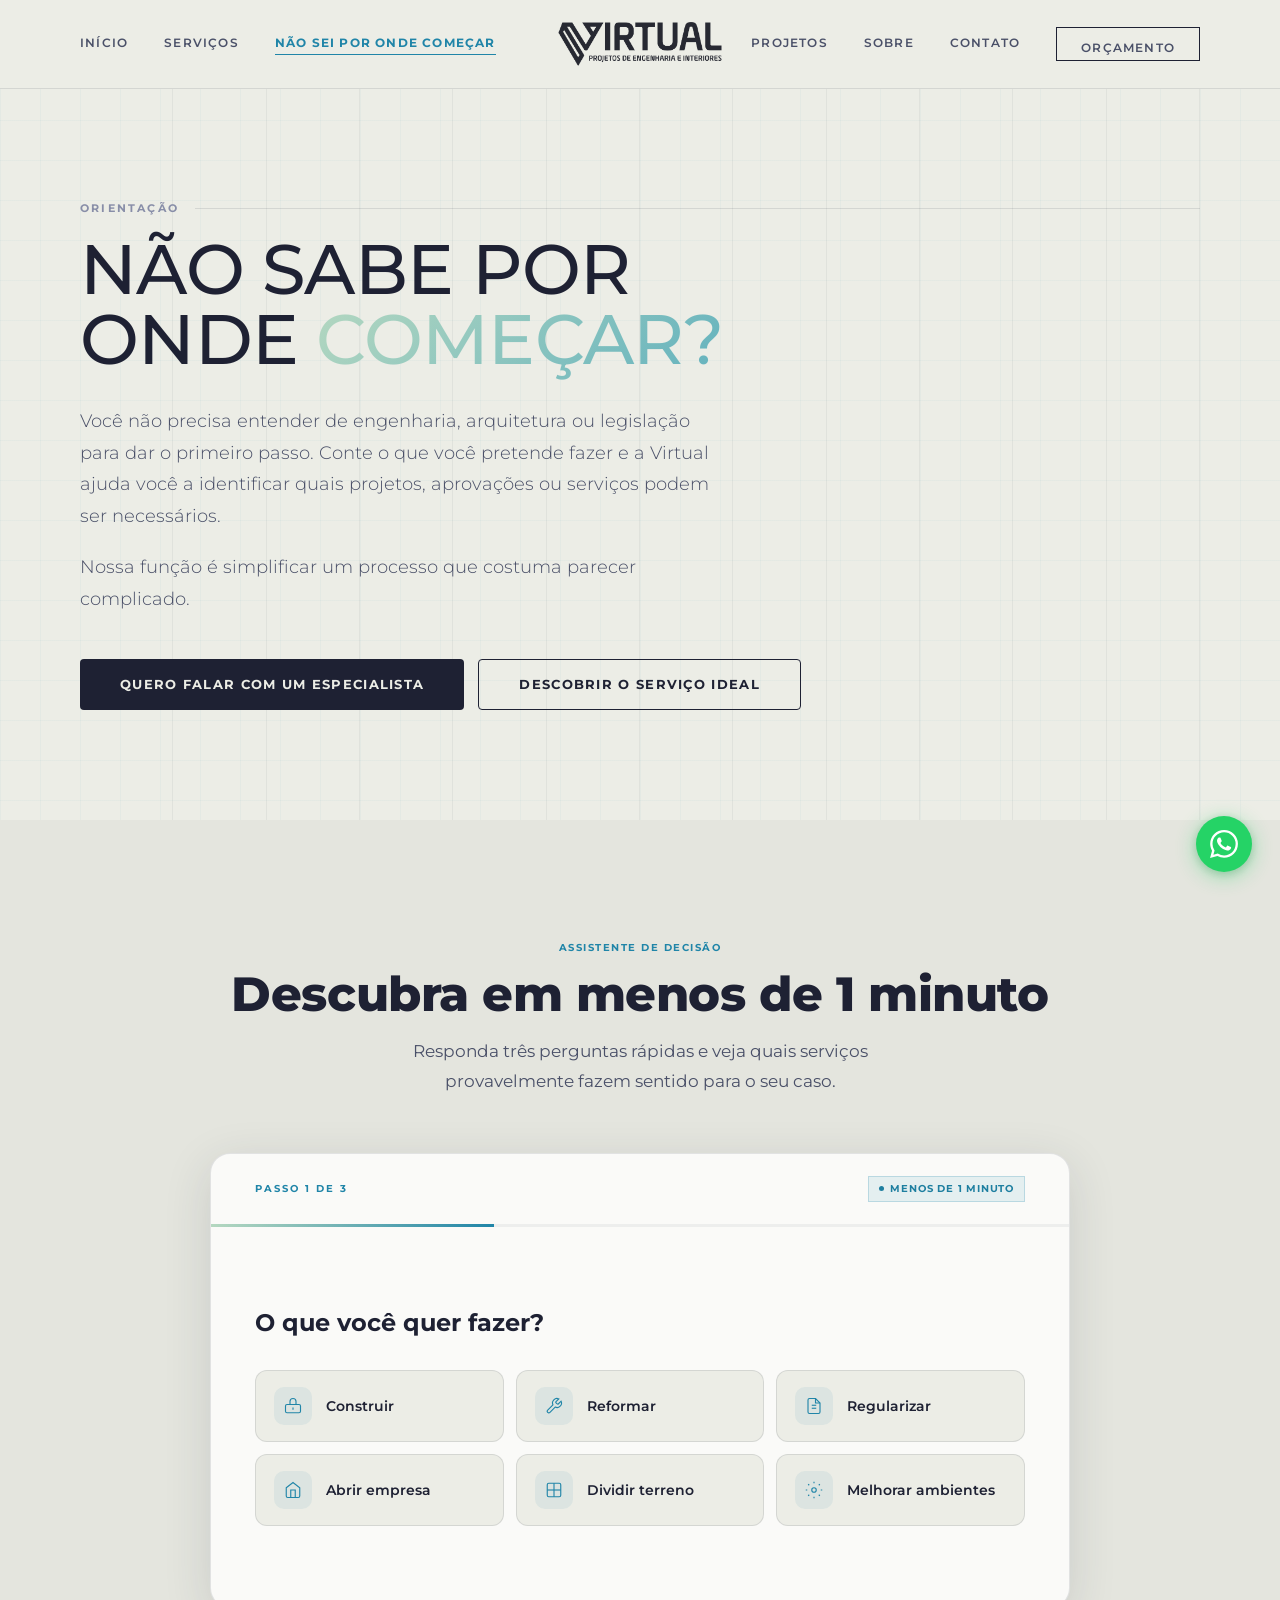
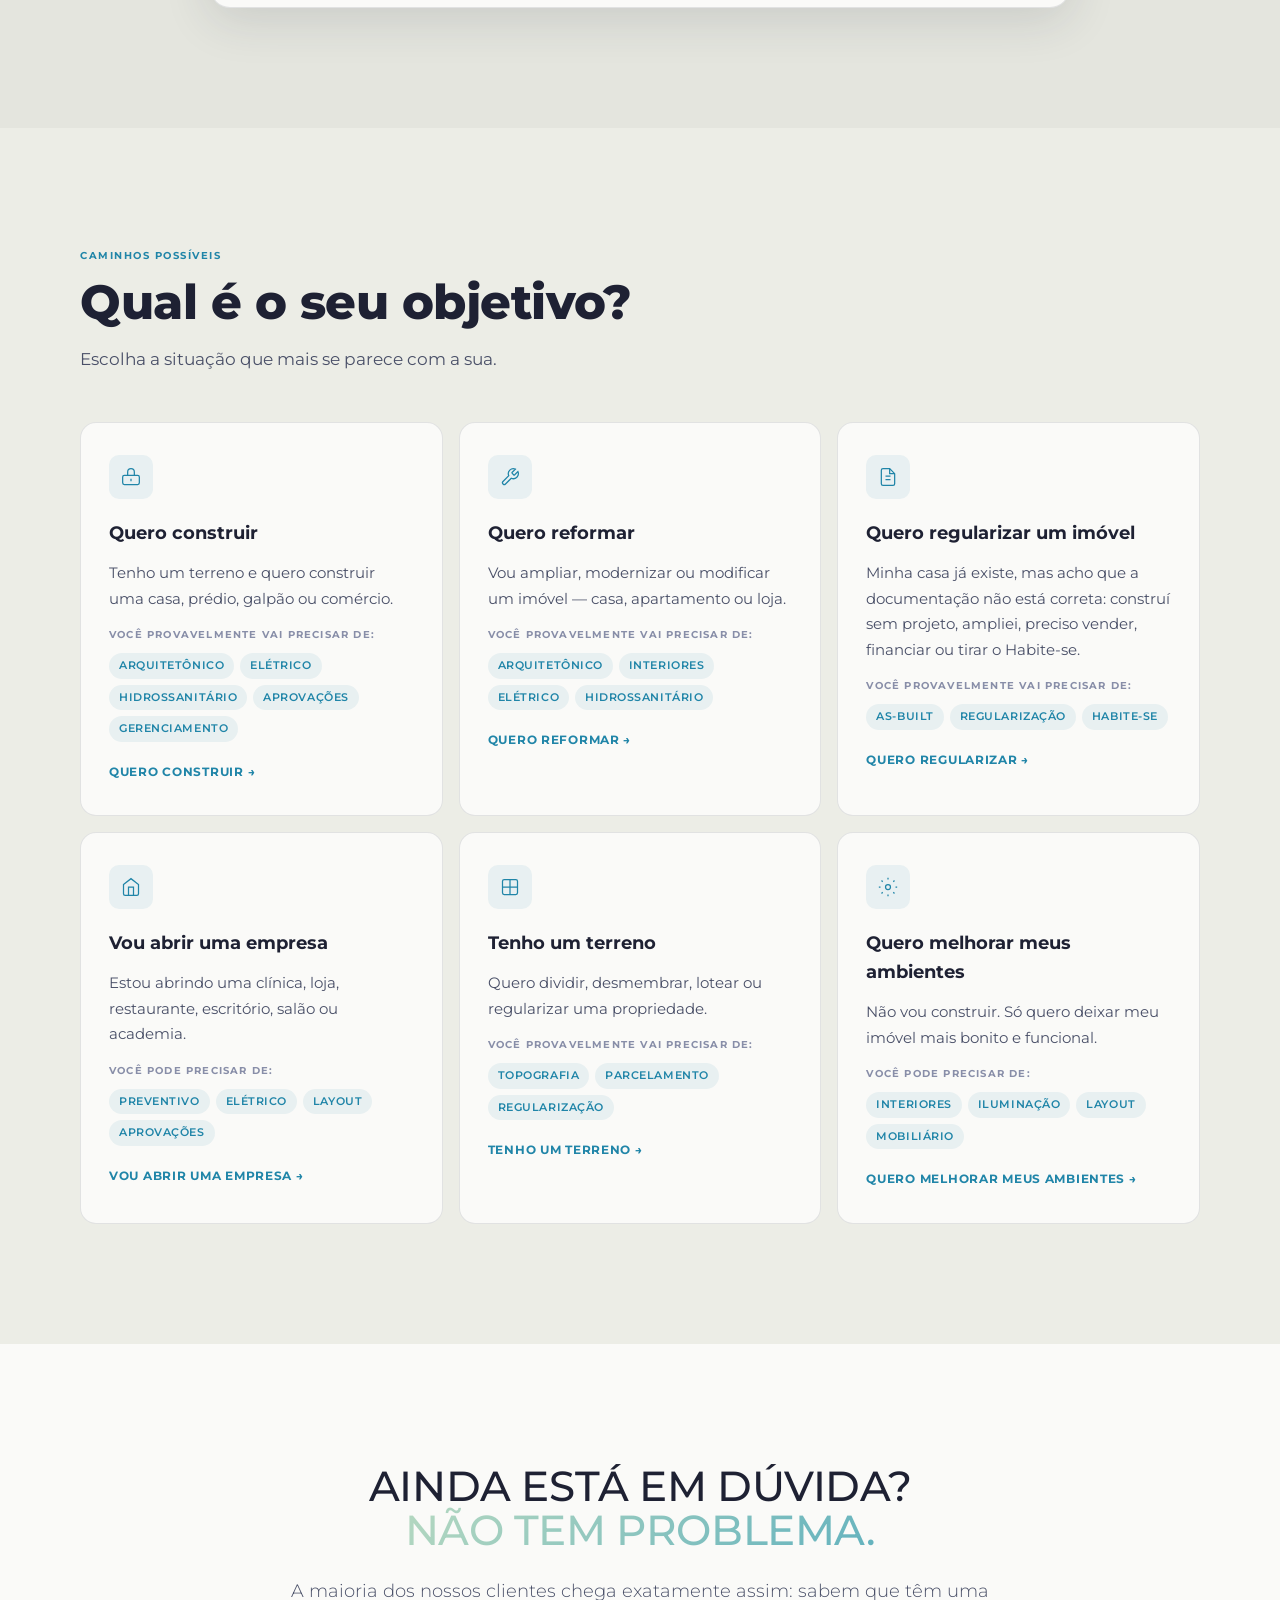
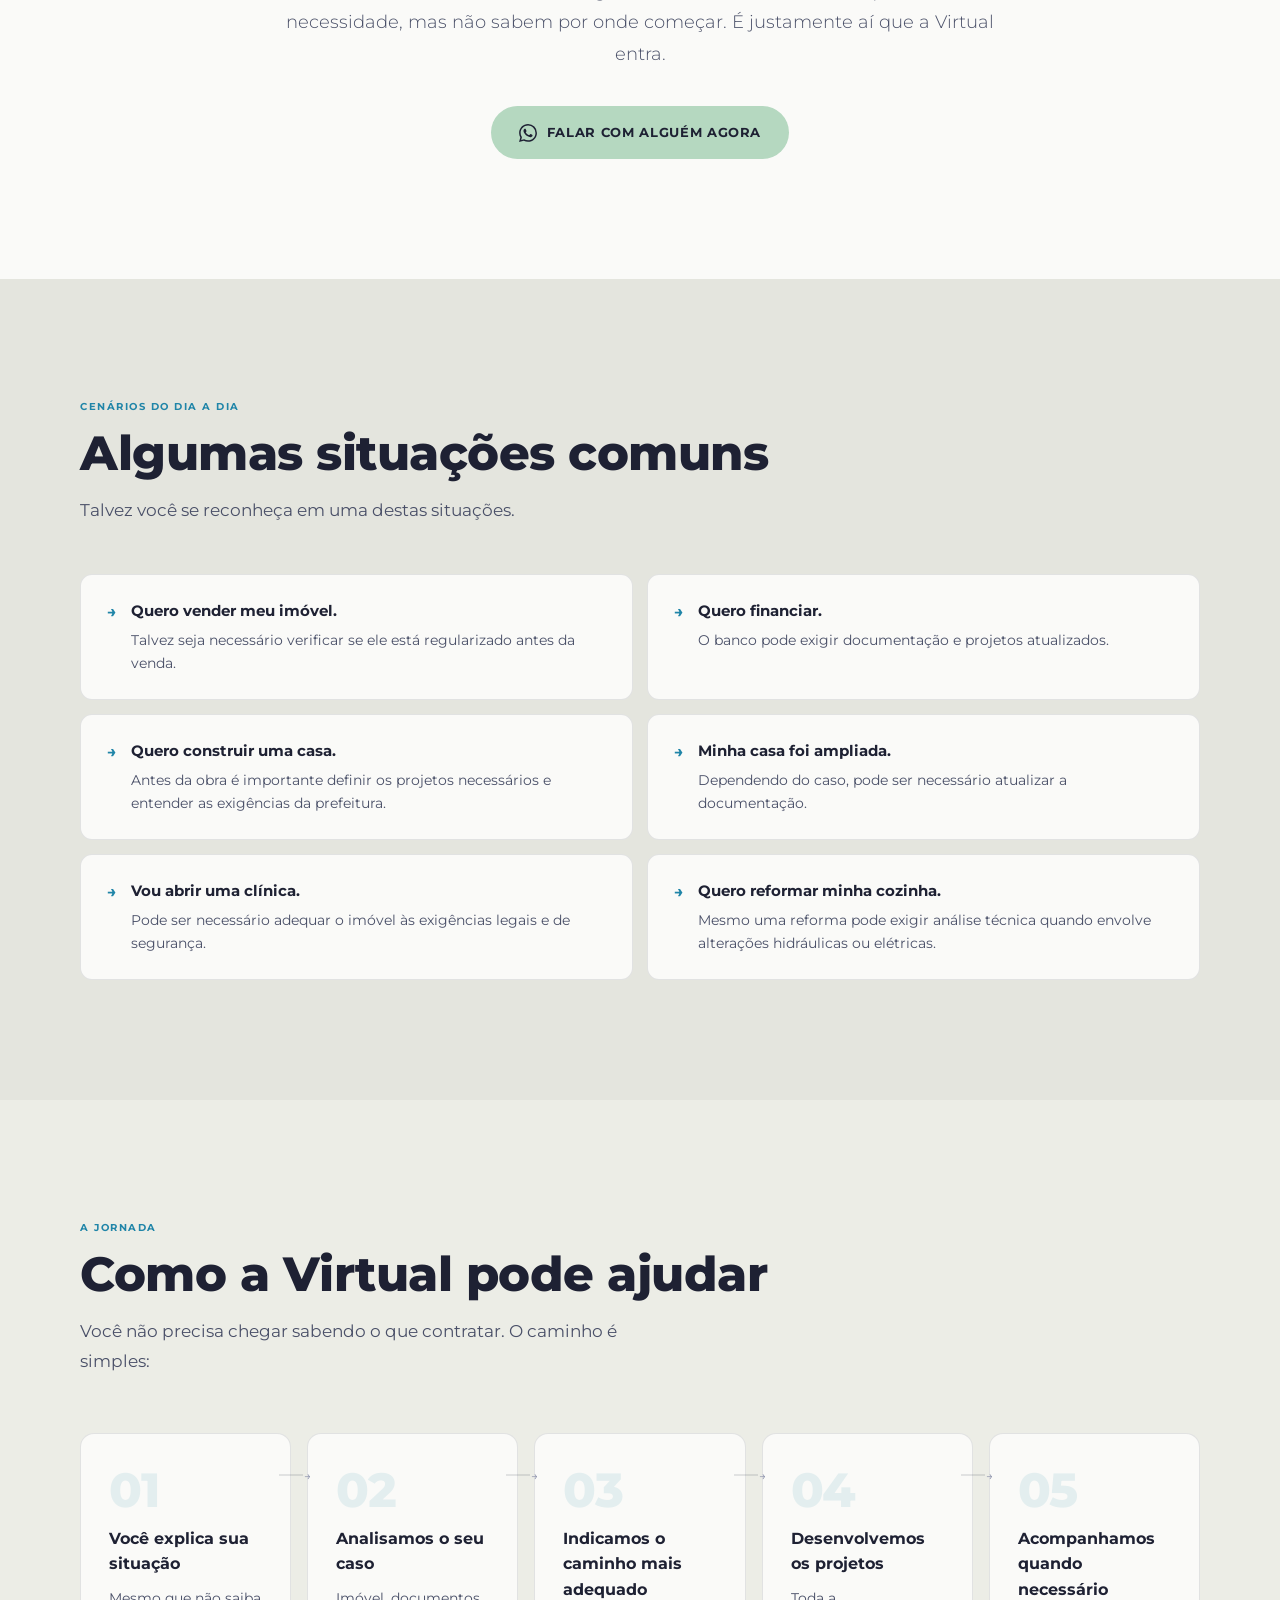
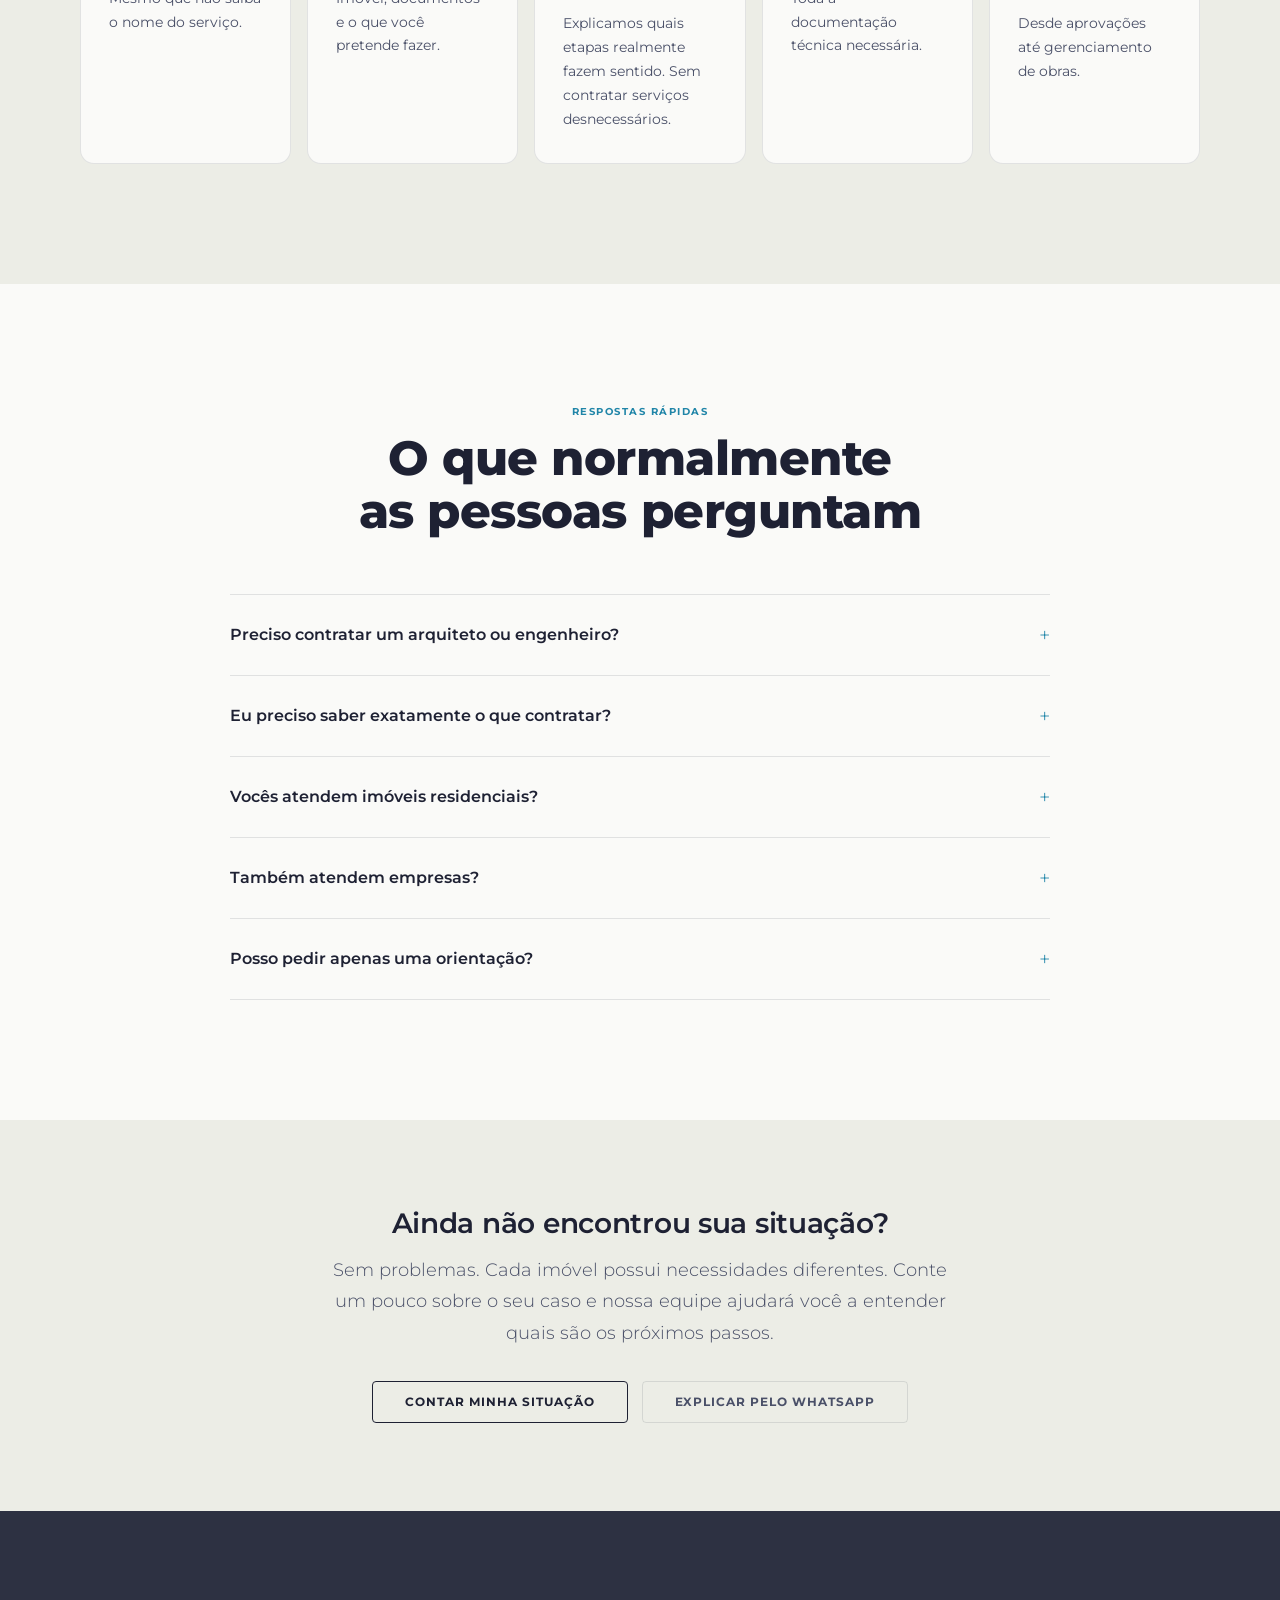
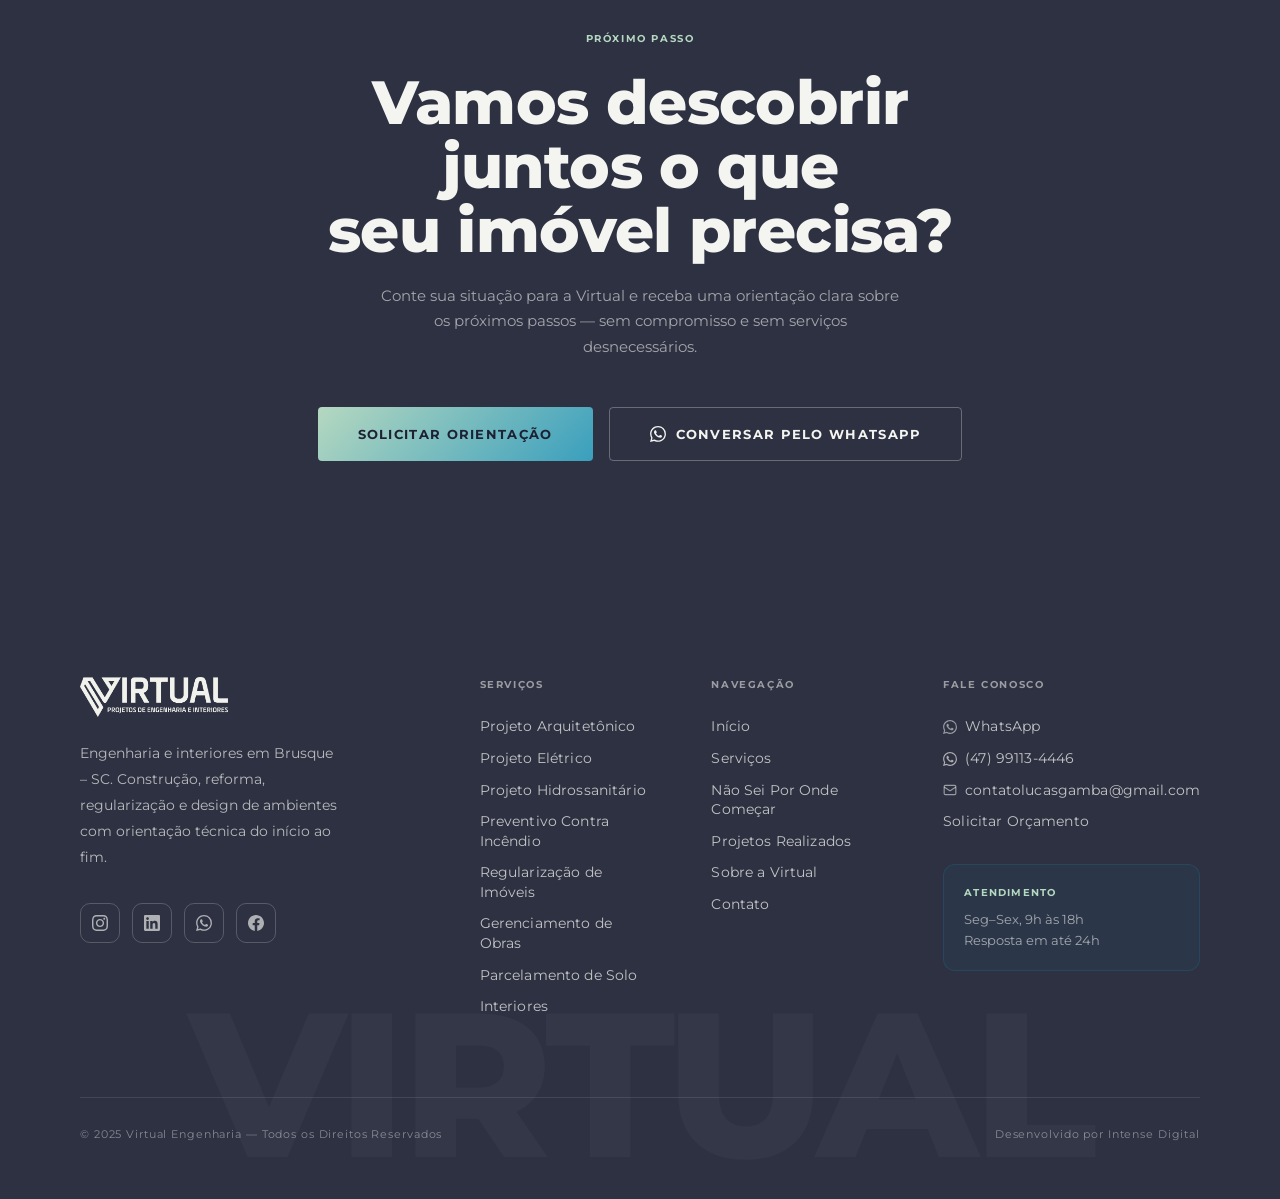
<file: nao-sei-por-onde-comecar.html>
<!DOCTYPE html>
<html lang="pt-BR" class="scroll-smooth">
<head>
  <meta charset="UTF-8">
  <meta name="viewport" content="width=device-width, initial-scale=1.0">
  <title>Não Sabe Por Onde Começar? — Virtual Engenharia</title>
  <meta name="description" content="Conte o que você pretende fazer e a Virtual ajuda você a identificar quais projetos, aprovações ou serviços podem ser necessários. Descubra em menos de 1 minuto.">
  <link rel="preconnect" href="https://fonts.googleapis.com">
  <link rel="preconnect" href="https://fonts.gstatic.com" crossorigin>
  <link href="https://fonts.googleapis.com/css2?family=Montserrat:ital,wght@0,300;0,400;0,500;0,600;0,700;0,800;0,900;1,300;1,400&display=swap" rel="stylesheet">
  <link rel="stylesheet" href="assets/css/style.css">
  <link rel="icon" type="image/png" href="assets/logo/simbolo-favicon.png">
  <style>
    /* ====== PAGE-SPECIFIC STYLES — Não Sei Por Onde Começar ====== */

    /* Shared section header (copied from index.html) */
    .section-home { padding: 120px 0; position: relative; }
    .s-eyebrow {
      font-size: 10px;
      font-weight: 700;
      letter-spacing: .15em;
      text-transform: uppercase;
      color: var(--teal);
      margin-bottom: 12px;
    }
    .s-title {
      font-family: var(--fd);
      font-size: clamp(2rem, 4vw, 3rem);
      font-weight: 800;
      line-height: 1.1;
      color: var(--ink);
      margin-bottom: 16px;
      letter-spacing: -.01em;
    }
    .s-subtitle {
      font-size: 17px;
      color: var(--ink-mid);
      line-height: 1.75;
      max-width: 560px;
    }
    .s-header { margin-bottom: 0; }
    .s-header.centered { text-align: center; }
    .s-header.centered .s-subtitle { margin: 0 auto; }

    /* Hero */
    .nsc-hero {
      padding: 200px 0 110px;
      background-color: var(--bg);
      background-image:
        linear-gradient(rgba(32,133,168,0.04) 1px, transparent 1px),
        linear-gradient(90deg, rgba(32,133,168,0.04) 1px, transparent 1px);
      background-size: 40px 40px;
    }
    .nsc-hero-cta {
      display: flex;
      gap: 14px;
      flex-wrap: wrap;
    }

    /* ====== QUIZ — Assistente de decisão ====== */
    .quiz-shell {
      max-width: 860px;
      margin: 56px auto 0;
      background: var(--bg-white);
      border: 1px solid var(--border);
      border-radius: 20px;
      box-shadow: var(--sh2);
      overflow: hidden;
    }
    .quiz-head {
      display: flex;
      align-items: center;
      justify-content: space-between;
      gap: 16px;
      padding: 22px 44px;
    }
    .quiz-step-lbl {
      font-size: 10px;
      font-weight: 700;
      letter-spacing: .2em;
      text-transform: uppercase;
      color: var(--teal);
    }
    .quiz-progress { height: 3px; background: var(--border-s); }
    .quiz-progress-bar {
      height: 100%;
      width: 33%;
      background: var(--g-brand-h);
      transition: width .5s var(--ease);
    }
    .quiz-body {
      padding: 40px 44px 44px;
      position: relative;
      min-height: 380px;
      display: flex;
      flex-direction: column;
      justify-content: center;
    }
    .quiz-step { display: none; }
    .quiz-step.active {
      display: block;
      animation: scaleIn .45s var(--ease-sp);
      transition: opacity .22s var(--ease), transform .22s var(--ease);
    }
    .quiz-step.leaving { opacity: 0; transform: translateY(-10px); }
    .quiz-q {
      font-family: var(--fd);
      font-size: clamp(1.25rem, 2vw, 1.5rem);
      font-weight: 700;
      color: var(--ink);
      margin-bottom: 28px;
    }
    .quiz-opts {
      display: grid;
      grid-template-columns: repeat(3, 1fr);
      gap: 12px;
    }
    .quiz-opts.pills {
      display: flex;
      flex-wrap: wrap;
    }
    .quiz-opt {
      display: flex;
      align-items: center;
      gap: 14px;
      background: var(--bg);
      border: 1.5px solid var(--border);
      border-radius: 12px;
      padding: 16px 18px;
      font-size: 14px;
      font-weight: 600;
      color: var(--ink);
      text-align: left;
      transition: all .25s var(--ease-sp);
    }
    .quiz-opt:hover {
      border-color: var(--teal);
      transform: translateY(-2px);
      box-shadow: var(--sh);
    }
    .quiz-opt:focus-visible { outline: 2px solid var(--teal); outline-offset: 2px; }
    .quiz-opt.selected {
      border-color: var(--teal);
      background: rgba(32,133,168,0.07);
    }
    .quiz-opt-icon {
      width: 38px;
      height: 38px;
      flex-shrink: 0;
      background: rgba(32,133,168,0.08);
      border-radius: 10px;
      display: flex;
      align-items: center;
      justify-content: center;
      color: var(--teal);
    }
    .quiz-opt-icon svg { width: 18px; height: 18px; stroke: currentColor; fill: none; stroke-width: 1.5; }
    .quiz-opt.pill {
      border-radius: 999px;
      padding: 13px 26px;
      justify-content: center;
    }
    .quiz-back {
      background: none;
      border: none;
      margin-top: 28px;
      padding: 0;
      font-size: 11px;
      font-weight: 700;
      letter-spacing: .08em;
      text-transform: uppercase;
      color: var(--ink-muted);
      cursor: pointer;
      transition: color .25s;
    }
    .quiz-back:hover { color: var(--teal); }
    .quiz-result-sum {
      font-size: 14px;
      color: var(--ink-mid);
      margin: 14px 0 4px;
      line-height: 1.7;
    }
    .quiz-result-list {
      display: flex;
      flex-wrap: wrap;
      gap: 8px;
      margin: 18px 0 10px;
    }
    .quiz-result-list li {
      font-size: 12px;
      font-weight: 600;
      letter-spacing: .04em;
      text-transform: uppercase;
      color: var(--teal-d);
      background: rgba(32,133,168,0.08);
      border: 1px solid rgba(32,133,168,0.18);
      padding: 8px 16px;
      border-radius: 999px;
      animation: scaleIn .4s var(--ease-sp) both;
    }
    .quiz-result-cta {
      display: flex;
      align-items: center;
      gap: 14px;
      flex-wrap: wrap;
      margin-top: 28px;
    }
    .quiz-restart {
      background: none;
      border: none;
      padding: 0;
      font-size: 11px;
      font-weight: 700;
      letter-spacing: .08em;
      text-transform: uppercase;
      color: var(--ink-muted);
      cursor: pointer;
      transition: color .25s;
    }
    .quiz-restart:hover { color: var(--teal); }

    /* Situation cards (copied from index.html) */
    .sit-grid {
      display: grid;
      grid-template-columns: repeat(3, 1fr);
      gap: 16px;
      margin-top: 48px;
    }
    .sit-card {
      background: var(--bg-white);
      border: 1px solid var(--border);
      border-radius: 16px;
      padding: 32px 28px;
      cursor: pointer;
      transition: all 0.3s var(--ease);
      position: relative;
      overflow: hidden;
    }
    .sit-card::after {
      content: '';
      position: absolute;
      bottom: 0;
      left: 0;
      right: 0;
      height: 2px;
      background: var(--g-brand-h);
      transform: scaleX(0);
      transition: transform 0.3s var(--ease);
      transform-origin: left;
    }
    .sit-card:hover {
      border-color: rgba(32,133,168,0.25);
      box-shadow: var(--sh2);
      transform: translateY(-4px);
    }
    .sit-card:hover::after { transform: scaleX(1); }
    .sit-icon {
      width: 44px;
      height: 44px;
      background: rgba(32,133,168,0.08);
      border-radius: 10px;
      display: flex;
      align-items: center;
      justify-content: center;
      margin-bottom: 20px;
      color: var(--teal);
    }
    .sit-icon svg { width: 20px; height: 20px; stroke: currentColor; fill: none; stroke-width: 1.5; }
    .sit-title {
      font-size: 18px;
      font-weight: 700;
      color: var(--ink);
      margin-bottom: 12px;
    }
    .sit-desc {
      font-size: 15px;
      color: var(--ink-mid);
      line-height: 1.7;
      margin-bottom: 16px;
    }
    .sit-need {
      font-size: 10px;
      font-weight: 700;
      letter-spacing: .12em;
      text-transform: uppercase;
      color: var(--ink-muted);
      margin-bottom: 10px;
    }
    .sit-tags { display: flex; flex-wrap: wrap; gap: 6px; }
    .sit-tag {
      font-size: 11px;
      font-weight: 600;
      letter-spacing: .05em;
      text-transform: uppercase;
      color: var(--teal);
      background: rgba(32,133,168,0.08);
      padding: 4px 10px;
      border-radius: 999px;
    }
    .sit-link {
      display: inline-flex;
      align-items: center;
      gap: 6px;
      font-size: 12px;
      font-weight: 700;
      letter-spacing: .06em;
      text-transform: uppercase;
      color: var(--teal);
      margin-top: 20px;
      transition: gap 0.2s;
    }
    .sit-link:hover { gap: 10px; }

    /* WhatsApp mint button (copied from index.html) */
    .btn-wpp {
      display: inline-flex;
      align-items: center;
      gap: 10px;
      background: var(--mint);
      color: var(--ink);
      padding: 16px 28px;
      border-radius: 999px;
      font-size: 13px;
      font-weight: 700;
      letter-spacing: .05em;
      text-transform: uppercase;
      transition: all 0.3s var(--ease);
    }
    .btn-wpp:hover {
      background: #F4F4F0;
      transform: translateY(-2px);
      box-shadow: 0 8px 32px rgba(181,216,192,0.3);
    }

    /* Common situations (visual FAQ) */
    .caso-grid {
      display: grid;
      grid-template-columns: repeat(2, 1fr);
      gap: 14px;
      margin-top: 48px;
    }
    .caso-card {
      background: var(--bg-white);
      border: 1px solid var(--border);
      border-radius: 12px;
      padding: 24px 26px;
      display: grid;
      grid-template-columns: auto 1fr;
      gap: 14px;
      transition: all 0.3s var(--ease);
    }
    .caso-card::before {
      content: '→';
      color: var(--teal);
      font-weight: 700;
    }
    .caso-card:hover {
      border-color: rgba(32,133,168,0.25);
      box-shadow: var(--sh);
      transform: translateY(-2px);
    }
    .caso-q {
      font-size: 15px;
      font-weight: 700;
      color: var(--ink);
      margin-bottom: 6px;
    }
    .caso-a {
      font-size: 14px;
      color: var(--ink-mid);
      line-height: 1.65;
    }

    /* Journey steps (copied from index.html, extended to 5 columns) */
    .step-grid {
      display: grid;
      grid-template-columns: repeat(3, 1fr);
      gap: 24px;
      margin-top: 56px;
    }
    .step-grid.steps-5 {
      grid-template-columns: repeat(5, 1fr);
      gap: 16px;
    }
    .step-card {
      background: var(--bg-white);
      border: 1px solid var(--border);
      border-radius: 14px;
      padding: 32px 28px;
      position: relative;
    }
    .step-num {
      font-family: var(--fd);
      font-size: 48px;
      font-weight: 800;
      line-height: 1;
      color: rgba(32,133,168,0.1);
      margin-bottom: 12px;
      letter-spacing: -.03em;
    }
    .step-title {
      font-size: 16px;
      font-weight: 700;
      color: var(--ink);
      margin-bottom: 10px;
    }
    .step-text {
      font-size: 14px;
      color: var(--ink-mid);
      line-height: 1.7;
    }
    .step-connector {
      position: absolute;
      top: 40px;
      right: -13px;
      width: 24px;
      height: 2px;
      background: var(--border);
      z-index: 1;
    }
    .step-connector::after {
      content: '→';
      position: absolute;
      right: -8px;
      top: -8px;
      font-size: 12px;
      color: var(--ink-muted);
    }

    /* Final CTA (copied from index.html) */
    .final-cta {
      background: var(--bg-dark);
      text-align: center;
    }
    .final-cta-eyebrow {
      font-size: 10px;
      font-weight: 700;
      letter-spacing: .16em;
      text-transform: uppercase;
      color: var(--mint);
      margin-bottom: 24px;
    }
    .final-cta-h2 {
      font-family: var(--fd);
      font-size: clamp(2rem, 5vw, 3.8rem);
      font-weight: 800;
      line-height: 1.05;
      color: #F4F4F0;
      margin-bottom: 20px;
      max-width: 700px;
      margin-left: auto;
      margin-right: auto;
    }
    .final-cta-text {
      font-size: 15px;
      color: rgba(244,244,240,0.6);
      line-height: 1.7;
      max-width: 520px;
      margin: 0 auto 48px;
    }
    .final-cta-buttons {
      display: flex;
      gap: 16px;
      justify-content: center;
      flex-wrap: wrap;
    }

    /* Responsive */
    @media (max-width: 1100px) {
      .quiz-opts { grid-template-columns: repeat(2, 1fr); }
    }
    @media (max-width: 1024px) {
      .sit-grid { grid-template-columns: repeat(2, 1fr); }
      .step-grid.steps-5 { grid-template-columns: repeat(2, 1fr); }
      .step-connector { display: none; }
    }
    @media (max-width: 768px) {
      .caso-grid { grid-template-columns: 1fr; }
      .quiz-head, .quiz-body { padding-left: 24px; padding-right: 24px; }
      .quiz-body { min-height: 0; padding-top: 32px; padding-bottom: 36px; }
      .quiz-opts { grid-template-columns: 1fr; }
    }
    @media (max-width: 640px) {
      .section-home { padding: 80px 0; }
      .sit-grid { grid-template-columns: 1fr; }
      .step-grid.steps-5 { grid-template-columns: 1fr; }
    }
    @media (prefers-reduced-motion: reduce) {
      .quiz-step.active { animation: none; }
      .quiz-result-list li { animation: none; }
    }
  </style>
</head>
<body>

<!-- PRELOADER -->
<div class="preloader" id="preloader">
  <div class="pre-logo">
    <img src="assets/logo/sem-fundo-principal-1.png" alt="Virtual Engenharia" style="max-height: 52px; width: auto; object-fit: contain;">
  </div>
  <div class="pre-bar-wrap"><div class="pre-bar" id="pre-bar"></div></div>
</div>

<!-- VERTICAL GRID GUIDES -->
<div class="grid-guides" aria-hidden="true">
  <span></span><span></span><span></span><span></span>
  <span></span><span></span><span></span><span></span>
  <span></span><span></span><span></span><span></span>
</div>

<!-- HEADER -->
<header class="header" id="hdr">
  <div class="w">
    <div class="header-inner">
      <nav class="h-nav-l">
        <a href="index.html" class="">Início</a>
        <a href="servicos.html" class="">Serviços</a>
        <a href="nao-sei-por-onde-comecar.html" class="active">Não Sei Por Onde Começar</a>
      </nav>
      <a href="index.html" class="h-logo">
        <img src="assets/logo/sem-fundo-principal-1.png" alt="Virtual Engenharia" style="max-height: 32px; width: auto; object-fit: contain;">
      </a>
      <nav class="h-nav-r">
        <a href="projetos.html" class="">Projetos</a>
        <a href="sobre.html" class="">Sobre</a>
        <a href="contato.html" class="">Contato</a>
        <a href="contato.html" class="h-cta" id="hl-cta">Orçamento</a>
      </nav>
      <button type="button" class="h-burger" id="hburger" aria-label="Abrir menu" aria-expanded="false" aria-controls="mobile-overlay">
        <span></span><span></span><span></span>
      </button>
    </div>
  </div>
</header>

<!-- MOBILE OVERLAY MENU -->
<div class="mobile-overlay" id="mobile-overlay">
  <button type="button" class="mobile-overlay-close" id="hburger-close" aria-label="Fechar menu">
    <span></span><span></span>
  </button>
  <nav class="mobile-overlay-nav">
    <a href="index.html">Início</a>
    <a href="servicos.html">Serviços</a>
    <a href="nao-sei-por-onde-comecar.html" class="active">Não Sei Por Onde Começar</a>
    <a href="projetos.html">Projetos</a>
    <a href="sobre.html">Sobre</a>
    <a href="contato.html">Contato</a>
    <a href="contato.html" class="h-cta">Orçamento</a>
  </nav>
</div>


<!-- =========================================
     1. HERO
     ========================================= -->
<section class="nsc-hero">
  <div class="w">
    <div class="s-num" data-aos="fade-up">Orientação</div>
    <h1 class="s-h" style="margin-bottom:32px;" data-aos="fade-up" data-aos-delay="80">
      Não sabe por<br>onde <span class="accent">começar?</span>
    </h1>
    <p class="tx-blg" style="max-width:640px;margin-bottom:20px;" data-aos="fade-up" data-aos-delay="120">
      Você não precisa entender de engenharia, arquitetura ou legislação para dar o primeiro passo.
      Conte o que você pretende fazer e a Virtual ajuda você a identificar quais projetos, aprovações ou serviços podem ser necessários.
    </p>
    <p class="tx-blg" style="max-width:640px;margin-bottom:44px;" data-aos="fade-up" data-aos-delay="160">
      Nossa função é simplificar um processo que costuma parecer complicado.
    </p>
    <div class="nsc-hero-cta" data-aos="fade-up" data-aos-delay="200">
      <a href="https://wa.me/5547991134446?text=Ol%C3%A1!%20N%C3%A3o%20sei%20por%20onde%20come%C3%A7ar%20e%20gostaria%20de%20falar%20com%20um%20especialista." target="_blank" class="btn btn-ink btn-lg">Quero falar com um especialista</a>
      <a href="#assistente" class="btn btn-outline btn-lg">Descobrir o serviço ideal</a>
    </div>
  </div>
</section>


<!-- =========================================
     2. ASSISTENTE DE DECISÃO (QUIZ)
     ========================================= -->
<section class="section-home" id="assistente" style="background:var(--bg-alt);">
  <div class="w">
    <div class="s-header centered">
      <div class="s-eyebrow" data-aos="fade-up">Assistente de decisão</div>
      <h2 class="s-title" data-aos="fade-up" data-aos-delay="60">Descubra em menos de 1 minuto</h2>
      <p class="s-subtitle" data-aos="fade-up" data-aos-delay="120">
        Responda três perguntas rápidas e veja quais serviços provavelmente fazem sentido para o seu caso.
      </p>
    </div>

    <div class="quiz-shell" data-aos="fade-up" data-aos-delay="160">
      <div class="quiz-head">
        <div class="quiz-step-lbl" id="quiz-step-lbl">Passo 1 de 3</div>
        <span class="badge bt"><span class="dot"></span>Menos de 1 minuto</span>
      </div>
      <div class="quiz-progress"><div class="quiz-progress-bar" id="quiz-progress-bar"></div></div>
      <div class="quiz-body" id="quiz-body">

        <!-- Passo 1 -->
        <div class="quiz-step active" id="quiz-step-1" role="group" aria-labelledby="quiz-q1">
          <div class="quiz-q" id="quiz-q1">O que você quer fazer?</div>
          <div class="quiz-opts">
            <button type="button" class="quiz-opt" data-step="1" data-value="construir">
              <span class="quiz-opt-icon"><svg viewBox="0 0 24 24"><rect x="2" y="10" width="20" height="11" rx="2"/><path d="M8 10V6a4 4 0 0 1 8 0v4"/><line x1="12" y1="14" x2="12" y2="17"/></svg></span>
              Construir
            </button>
            <button type="button" class="quiz-opt" data-step="1" data-value="reformar">
              <span class="quiz-opt-icon"><svg viewBox="0 0 24 24"><path d="M14.7 6.3a1 1 0 0 0 0 1.4l1.6 1.6a1 1 0 0 0 1.4 0l3.77-3.77a6 6 0 0 1-7.94 7.94l-6.91 6.91a2.12 2.12 0 0 1-3-3l6.91-6.91a6 6 0 0 1 7.94-7.94l-3.76 3.76z"/></svg></span>
              Reformar
            </button>
            <button type="button" class="quiz-opt" data-step="1" data-value="regularizar">
              <span class="quiz-opt-icon"><svg viewBox="0 0 24 24"><path d="M14 2H6a2 2 0 0 0-2 2v16a2 2 0 0 0 2 2h12a2 2 0 0 0 2-2V8z"/><polyline points="14 2 14 8 20 8"/><line x1="9" y1="15" x2="15" y2="15"/><line x1="9" y1="11" x2="15" y2="11"/></svg></span>
              Regularizar
            </button>
            <button type="button" class="quiz-opt" data-step="1" data-value="empresa">
              <span class="quiz-opt-icon"><svg viewBox="0 0 24 24"><path d="M3 9l9-7 9 7v11a2 2 0 0 1-2 2H5a2 2 0 0 1-2-2z"/><polyline points="9 22 9 12 15 12 15 22"/></svg></span>
              Abrir empresa
            </button>
            <button type="button" class="quiz-opt" data-step="1" data-value="dividir">
              <span class="quiz-opt-icon"><svg viewBox="0 0 24 24"><rect x="3" y="3" width="18" height="18" rx="2"/><line x1="12" y1="3" x2="12" y2="21"/><line x1="3" y1="12" x2="21" y2="12"/></svg></span>
              Dividir terreno
            </button>
            <button type="button" class="quiz-opt" data-step="1" data-value="interiores">
              <span class="quiz-opt-icon"><svg viewBox="0 0 24 24"><circle cx="12" cy="12" r="3"/><path d="M12 1v2M12 21v2M4.22 4.22l1.42 1.42M18.36 18.36l1.42 1.42M1 12h2M21 12h2M4.22 19.78l1.42-1.42M18.36 5.64l1.42-1.42"/></svg></span>
              Melhorar ambientes
            </button>
          </div>
        </div>

        <!-- Passo 2 -->
        <div class="quiz-step" id="quiz-step-2" role="group" aria-labelledby="quiz-q2">
          <div class="quiz-q" id="quiz-q2">Seu imóvel é:</div>
          <div class="quiz-opts pills">
            <button type="button" class="quiz-opt pill" data-step="2" data-value="casa">Casa</button>
            <button type="button" class="quiz-opt pill" data-step="2" data-value="apartamento">Apartamento</button>
            <button type="button" class="quiz-opt pill" data-step="2" data-value="sala">Sala Comercial</button>
            <button type="button" class="quiz-opt pill" data-step="2" data-value="loja">Loja</button>
            <button type="button" class="quiz-opt pill" data-step="2" data-value="terreno">Terreno</button>
          </div>
          <button type="button" class="quiz-back" data-back="1">← Voltar</button>
        </div>

        <!-- Passo 3 -->
        <div class="quiz-step" id="quiz-step-3" role="group" aria-labelledby="quiz-q3">
          <div class="quiz-q" id="quiz-q3">Você já possui projeto?</div>
          <div class="quiz-opts pills">
            <button type="button" class="quiz-opt pill" data-step="3" data-value="sim">Sim</button>
            <button type="button" class="quiz-opt pill" data-step="3" data-value="nao">Não</button>
            <button type="button" class="quiz-opt pill" data-step="3" data-value="nao-sei">Não sei</button>
          </div>
          <button type="button" class="quiz-back" data-back="2">← Voltar</button>
        </div>

        <!-- Resultado -->
        <div class="quiz-step" id="quiz-result" aria-live="polite">
          <span class="badge bm"><span class="dot"></span>Resultado</span>
          <p class="quiz-result-sum" id="quiz-result-sum"></p>
          <div class="quiz-q" style="margin-bottom:8px;">Pelo que você nos contou, provavelmente você vai precisar de:</div>
          <ul class="quiz-result-list" id="quiz-result-list"></ul>
          <p class="tx-cap">Podemos confirmar isso gratuitamente, sem compromisso.</p>
          <div class="quiz-result-cta">
            <a href="#" id="quiz-wa" target="_blank" class="btn btn-teal btn-lg">Quero falar com a Virtual</a>
            <a href="#" id="quiz-form" class="btn btn-outline">Preencher formulário</a>
            <button type="button" class="quiz-restart" id="quiz-restart">↺ Refazer o teste</button>
          </div>
        </div>

      </div>
    </div>
  </div>
</section>


<!-- =========================================
     3. QUAL É O SEU OBJETIVO?
     ========================================= -->
<section class="section-home" id="objetivos">
  <div class="w">
    <div class="s-header">
      <div class="s-eyebrow" data-aos="fade-up">Caminhos possíveis</div>
      <h2 class="s-title" data-aos="fade-up" data-aos-delay="60">Qual é o seu objetivo?</h2>
      <p class="s-subtitle" data-aos="fade-up" data-aos-delay="120">
        Escolha a situação que mais se parece com a sua.
      </p>
    </div>

    <div class="sit-grid">

      <!-- Quero construir -->
      <div class="sit-card" data-aos="fade-up" data-aos-delay="60">
        <div class="sit-icon">
          <svg viewBox="0 0 24 24"><rect x="2" y="10" width="20" height="11" rx="2"/><path d="M8 10V6a4 4 0 0 1 8 0v4"/><line x1="12" y1="14" x2="12" y2="17"/></svg>
        </div>
        <div class="sit-title">Quero construir</div>
        <div class="sit-desc">Tenho um terreno e quero construir uma casa, prédio, galpão ou comércio.</div>
        <div class="sit-need">Você provavelmente vai precisar de:</div>
        <div class="sit-tags">
          <span class="sit-tag">Arquitetônico</span>
          <span class="sit-tag">Elétrico</span>
          <span class="sit-tag">Hidrossanitário</span>
          <span class="sit-tag">Aprovações</span>
          <span class="sit-tag">Gerenciamento</span>
        </div>
        <a href="#assistente" class="sit-link" data-quiz-objetivo="construir">Quero construir →</a>
      </div>

      <!-- Quero reformar -->
      <div class="sit-card" data-aos="fade-up" data-aos-delay="120">
        <div class="sit-icon">
          <svg viewBox="0 0 24 24"><path d="M14.7 6.3a1 1 0 0 0 0 1.4l1.6 1.6a1 1 0 0 0 1.4 0l3.77-3.77a6 6 0 0 1-7.94 7.94l-6.91 6.91a2.12 2.12 0 0 1-3-3l6.91-6.91a6 6 0 0 1 7.94-7.94l-3.76 3.76z"/></svg>
        </div>
        <div class="sit-title">Quero reformar</div>
        <div class="sit-desc">Vou ampliar, modernizar ou modificar um imóvel — casa, apartamento ou loja.</div>
        <div class="sit-need">Você provavelmente vai precisar de:</div>
        <div class="sit-tags">
          <span class="sit-tag">Arquitetônico</span>
          <span class="sit-tag">Interiores</span>
          <span class="sit-tag">Elétrico</span>
          <span class="sit-tag">Hidrossanitário</span>
        </div>
        <a href="#assistente" class="sit-link" data-quiz-objetivo="reformar">Quero reformar →</a>
      </div>

      <!-- Quero regularizar -->
      <div class="sit-card" data-aos="fade-up" data-aos-delay="180">
        <div class="sit-icon">
          <svg viewBox="0 0 24 24"><path d="M14 2H6a2 2 0 0 0-2 2v16a2 2 0 0 0 2 2h12a2 2 0 0 0 2-2V8z"/><polyline points="14 2 14 8 20 8"/><line x1="9" y1="15" x2="15" y2="15"/><line x1="9" y1="11" x2="15" y2="11"/></svg>
        </div>
        <div class="sit-title">Quero regularizar um imóvel</div>
        <div class="sit-desc">Minha casa já existe, mas acho que a documentação não está correta: construí sem projeto, ampliei, preciso vender, financiar ou tirar o Habite-se.</div>
        <div class="sit-need">Você provavelmente vai precisar de:</div>
        <div class="sit-tags">
          <span class="sit-tag">As-built</span>
          <span class="sit-tag">Regularização</span>
          <span class="sit-tag">Habite-se</span>
        </div>
        <a href="#assistente" class="sit-link" data-quiz-objetivo="regularizar">Quero regularizar →</a>
      </div>

      <!-- Vou abrir uma empresa -->
      <div class="sit-card" data-aos="fade-up" data-aos-delay="60">
        <div class="sit-icon">
          <svg viewBox="0 0 24 24"><path d="M3 9l9-7 9 7v11a2 2 0 0 1-2 2H5a2 2 0 0 1-2-2z"/><polyline points="9 22 9 12 15 12 15 22"/></svg>
        </div>
        <div class="sit-title">Vou abrir uma empresa</div>
        <div class="sit-desc">Estou abrindo uma clínica, loja, restaurante, escritório, salão ou academia.</div>
        <div class="sit-need">Você pode precisar de:</div>
        <div class="sit-tags">
          <span class="sit-tag">Preventivo</span>
          <span class="sit-tag">Elétrico</span>
          <span class="sit-tag">Layout</span>
          <span class="sit-tag">Aprovações</span>
        </div>
        <a href="#assistente" class="sit-link" data-quiz-objetivo="empresa">Vou abrir uma empresa →</a>
      </div>

      <!-- Tenho um terreno -->
      <div class="sit-card" data-aos="fade-up" data-aos-delay="120">
        <div class="sit-icon">
          <svg viewBox="0 0 24 24"><rect x="3" y="3" width="18" height="18" rx="2"/><line x1="12" y1="3" x2="12" y2="21"/><line x1="3" y1="12" x2="21" y2="12"/></svg>
        </div>
        <div class="sit-title">Tenho um terreno</div>
        <div class="sit-desc">Quero dividir, desmembrar, lotear ou regularizar uma propriedade.</div>
        <div class="sit-need">Você provavelmente vai precisar de:</div>
        <div class="sit-tags">
          <span class="sit-tag">Topografia</span>
          <span class="sit-tag">Parcelamento</span>
          <span class="sit-tag">Regularização</span>
        </div>
        <a href="#assistente" class="sit-link" data-quiz-objetivo="dividir">Tenho um terreno →</a>
      </div>

      <!-- Quero melhorar meus ambientes -->
      <div class="sit-card" data-aos="fade-up" data-aos-delay="180">
        <div class="sit-icon">
          <svg viewBox="0 0 24 24"><circle cx="12" cy="12" r="3"/><path d="M12 1v2M12 21v2M4.22 4.22l1.42 1.42M18.36 18.36l1.42 1.42M1 12h2M21 12h2M4.22 19.78l1.42-1.42M18.36 5.64l1.42-1.42"/></svg>
        </div>
        <div class="sit-title">Quero melhorar meus ambientes</div>
        <div class="sit-desc">Não vou construir. Só quero deixar meu imóvel mais bonito e funcional.</div>
        <div class="sit-need">Você pode precisar de:</div>
        <div class="sit-tags">
          <span class="sit-tag">Interiores</span>
          <span class="sit-tag">Iluminação</span>
          <span class="sit-tag">Layout</span>
          <span class="sit-tag">Mobiliário</span>
        </div>
        <a href="#assistente" class="sit-link" data-quiz-objetivo="interiores">Quero melhorar meus ambientes →</a>
      </div>

    </div>
  </div>
</section>


<!-- =========================================
     4. AINDA ESTÁ EM DÚVIDA?
     ========================================= -->
<section class="section-home" style="background:var(--bg-white);text-align:center;">
  <div class="w">
    <div style="max-width:720px;margin:0 auto;">
      <div class="tr-wrap"><div class="tr-content">
        <h2 class="tx-md" style="margin-bottom:24px;">Ainda está em dúvida?<br><span class="g-txt">Não tem problema.</span></h2>
      </div></div>
      <p class="tx-blg" style="margin-bottom:36px;" data-aos="fade-up" data-aos-delay="120">
        A maioria dos nossos clientes chega exatamente assim: sabem que têm uma necessidade,
        mas não sabem por onde começar. É justamente aí que a Virtual entra.
      </p>
      <a href="https://wa.me/5547991134446?text=Ol%C3%A1!%20Estou%20em%20d%C3%BAvida%20sobre%20o%20que%20preciso%20e%20gostaria%20de%20uma%20orienta%C3%A7%C3%A3o." target="_blank" class="btn-wpp" data-aos="fade-up" data-aos-delay="180">
        <svg viewBox="0 0 24 24" width="18" height="18" fill="currentColor"><path d="M17.472 14.382c-.297-.149-1.758-.867-2.03-.967-.273-.099-.471-.148-.67.15-.197.297-.767.966-.94 1.164-.173.199-.347.223-.644.075-.297-.15-1.255-.463-2.39-1.475-.883-.788-1.48-1.761-1.653-2.059-.173-.297-.018-.458.13-.606.134-.133.298-.347.446-.52.149-.174.198-.298.298-.497.099-.198.05-.371-.025-.52-.075-.149-.669-1.612-.916-2.207-.242-.579-.487-.5-.669-.51-.173-.008-.371-.01-.57-.01-.198 0-.52.074-.792.372-.272.297-1.04 1.016-1.04 2.479 0 1.462 1.065 2.875 1.213 3.074.149.198 2.096 3.2 5.077 4.487.709.306 1.262.489 1.694.625.712.227 1.36.195 1.871.118.571-.085 1.758-.719 2.006-1.413.248-.694.248-1.289.173-1.413-.074-.124-.272-.198-.57-.347m-5.421 7.403h-.004a9.87 9.87 0 01-5.031-1.378l-.361-.214-3.741.982.998-3.648-.235-.374a9.86 9.86 0 01-1.51-5.26c.001-5.45 4.436-9.884 9.888-9.884 2.64 0 5.122 1.03 6.988 2.898a9.825 9.825 0 012.893 6.994c-.003 5.45-4.437 9.884-9.885 9.884m8.413-18.297A11.815 11.815 0 0012.05 0C5.495 0 .16 5.335.157 11.892c0 2.096.547 4.142 1.588 5.945L.057 24l6.305-1.654a11.882 11.882 0 005.683 1.448h.005c6.554 0 11.89-5.335 11.893-11.893a11.821 11.821 0 00-3.48-8.413z"/></svg>
        Falar com alguém agora
      </a>
    </div>
  </div>
</section>


<!-- =========================================
     5. ALGUMAS SITUAÇÕES COMUNS
     ========================================= -->
<section class="section-home" id="situacoes" style="background:var(--bg-alt);">
  <div class="w">
    <div class="s-header">
      <div class="s-eyebrow" data-aos="fade-up">Cenários do dia a dia</div>
      <h2 class="s-title" data-aos="fade-up" data-aos-delay="60">Algumas situações comuns</h2>
      <p class="s-subtitle" data-aos="fade-up" data-aos-delay="120">
        Talvez você se reconheça em uma destas situações.
      </p>
    </div>

    <div class="caso-grid" data-aos="fade-up" data-aos-delay="160">
      <div class="caso-card">
        <div>
          <div class="caso-q">Quero vender meu imóvel.</div>
          <div class="caso-a">Talvez seja necessário verificar se ele está regularizado antes da venda.</div>
        </div>
      </div>
      <div class="caso-card">
        <div>
          <div class="caso-q">Quero financiar.</div>
          <div class="caso-a">O banco pode exigir documentação e projetos atualizados.</div>
        </div>
      </div>
      <div class="caso-card">
        <div>
          <div class="caso-q">Quero construir uma casa.</div>
          <div class="caso-a">Antes da obra é importante definir os projetos necessários e entender as exigências da prefeitura.</div>
        </div>
      </div>
      <div class="caso-card">
        <div>
          <div class="caso-q">Minha casa foi ampliada.</div>
          <div class="caso-a">Dependendo do caso, pode ser necessário atualizar a documentação.</div>
        </div>
      </div>
      <div class="caso-card">
        <div>
          <div class="caso-q">Vou abrir uma clínica.</div>
          <div class="caso-a">Pode ser necessário adequar o imóvel às exigências legais e de segurança.</div>
        </div>
      </div>
      <div class="caso-card">
        <div>
          <div class="caso-q">Quero reformar minha cozinha.</div>
          <div class="caso-a">Mesmo uma reforma pode exigir análise técnica quando envolve alterações hidráulicas ou elétricas.</div>
        </div>
      </div>
    </div>
  </div>
</section>


<!-- =========================================
     6. COMO A VIRTUAL PODE AJUDAR
     ========================================= -->
<section class="section-home" id="como-ajudamos">
  <div class="w">
    <div class="s-header">
      <div class="s-eyebrow" data-aos="fade-up">A jornada</div>
      <h2 class="s-title" data-aos="fade-up" data-aos-delay="60">Como a Virtual pode ajudar</h2>
      <p class="s-subtitle" data-aos="fade-up" data-aos-delay="120">
        Você não precisa chegar sabendo o que contratar. O caminho é simples:
      </p>
    </div>

    <div class="step-grid steps-5" data-aos="fade-up" data-aos-delay="160">
      <div class="step-card">
        <div class="step-connector"></div>
        <div class="step-num">01</div>
        <div class="step-title">Você explica sua situação</div>
        <div class="step-text">Mesmo que não saiba o nome do serviço.</div>
      </div>
      <div class="step-card">
        <div class="step-connector"></div>
        <div class="step-num">02</div>
        <div class="step-title">Analisamos o seu caso</div>
        <div class="step-text">Imóvel, documentos e o que você pretende fazer.</div>
      </div>
      <div class="step-card">
        <div class="step-connector"></div>
        <div class="step-num">03</div>
        <div class="step-title">Indicamos o caminho mais adequado</div>
        <div class="step-text">Explicamos quais etapas realmente fazem sentido. Sem contratar serviços desnecessários.</div>
      </div>
      <div class="step-card">
        <div class="step-connector"></div>
        <div class="step-num">04</div>
        <div class="step-title">Desenvolvemos os projetos</div>
        <div class="step-text">Toda a documentação técnica necessária.</div>
      </div>
      <div class="step-card">
        <div class="step-num">05</div>
        <div class="step-title">Acompanhamos quando necessário</div>
        <div class="step-text">Desde aprovações até gerenciamento de obras.</div>
      </div>
    </div>
  </div>
</section>


<!-- =========================================
     7. FAQ
     ========================================= -->
<section class="section-home" id="faq" style="background:var(--bg-white);">
  <div class="w">
    <div style="text-align:center;margin-bottom:56px;">
      <div class="s-eyebrow" data-aos="fade-up">Respostas rápidas</div>
      <h2 class="s-title" style="margin:12px auto 0;" data-aos="fade-up" data-aos-delay="60">O que normalmente<br>as pessoas perguntam</h2>
    </div>

    <div class="faq-list" data-aos="fade-up" data-aos-delay="120">

      <div class="faq-item">
        <div class="faq-q" onclick="toggleFaq(this)">Preciso contratar um arquiteto ou engenheiro?</div>
        <div class="faq-a">Depende do que você pretende fazer. Na primeira conversa conseguimos orientar qual profissional e quais projetos são necessários.</div>
      </div>

      <div class="faq-item">
        <div class="faq-q" onclick="toggleFaq(this)">Eu preciso saber exatamente o que contratar?</div>
        <div class="faq-a">Não. Basta explicar sua situação. Nós identificamos o que faz sentido para o seu caso.</div>
      </div>

      <div class="faq-item">
        <div class="faq-q" onclick="toggleFaq(this)">Vocês atendem imóveis residenciais?</div>
        <div class="faq-a">Sim. Casas, apartamentos, terrenos e condomínios.</div>
      </div>

      <div class="faq-item">
        <div class="faq-q" onclick="toggleFaq(this)">Também atendem empresas?</div>
        <div class="faq-a">Sim. Lojas, clínicas, restaurantes, escritórios, galpões e diversos outros tipos de empreendimentos.</div>
      </div>

      <div class="faq-item">
        <div class="faq-q" onclick="toggleFaq(this)">Posso pedir apenas uma orientação?</div>
        <div class="faq-a">Sim. A primeira conversa existe justamente para entender sua necessidade — sem compromisso.</div>
      </div>

    </div>
  </div>
</section>


<!-- =========================================
     8. AINDA NÃO ENCONTROU SUA SITUAÇÃO?
     ========================================= -->
<section class="section-home" style="padding:88px 0;text-align:center;">
  <div class="w">
    <div style="max-width:640px;margin:0 auto;">
      <h2 class="tx-sm" style="margin-bottom:16px;" data-aos="fade-up">Ainda não encontrou sua situação?</h2>
      <p class="tx-blg" style="margin-bottom:32px;" data-aos="fade-up" data-aos-delay="80">
        Sem problemas. Cada imóvel possui necessidades diferentes. Conte um pouco sobre o seu caso
        e nossa equipe ajudará você a entender quais são os próximos passos.
      </p>
      <div style="display:flex;gap:14px;justify-content:center;flex-wrap:wrap;" data-aos="fade-up" data-aos-delay="140">
        <a href="contato.html?servico=nao-sei" class="btn btn-outline">Contar minha situação</a>
        <a href="https://wa.me/5547991134446?text=Ol%C3%A1!%20N%C3%A3o%20encontrei%20minha%20situa%C3%A7%C3%A3o%20no%20site%20e%20gostaria%20de%20explicar%20meu%20caso." target="_blank" class="btn btn-ghost">Explicar pelo WhatsApp</a>
      </div>
    </div>
  </div>
</section>


<!-- =========================================
     9. CTA FINAL
     ========================================= -->
<section class="section-home final-cta" id="cta-final">
  <div class="w">
    <div class="final-cta-eyebrow" data-aos="fade-up">Próximo passo</div>
    <h2 class="final-cta-h2" data-aos="fade-up" data-aos-delay="60">
      Vamos descobrir juntos o que<br>seu imóvel precisa?
    </h2>
    <p class="final-cta-text" data-aos="fade-up" data-aos-delay="120">
      Conte sua situação para a Virtual e receba uma orientação clara sobre os próximos passos —
      sem compromisso e sem serviços desnecessários.
    </p>
    <div class="final-cta-buttons" data-aos="fade-up" data-aos-delay="180">
      <a href="contato.html?servico=nao-sei" class="btn btn-mint btn-lg">Solicitar orientação</a>
      <a href="https://wa.me/5547991134446?text=Ol%C3%A1!%20Gostaria%20de%20descobrir%20o%20que%20meu%20im%C3%B3vel%20precisa." target="_blank" class="btn btn-ghost btn-lg" style="border-color:rgba(244,244,240,0.3);color:#F4F4F0!important;display:inline-flex;align-items:center;gap:10px;">
        <svg viewBox="0 0 24 24" width="16" height="16" fill="#F4F4F0"><path d="M17.472 14.382c-.297-.149-1.758-.867-2.03-.967-.273-.099-.471-.148-.67.15-.197.297-.767.966-.94 1.164-.173.199-.347.223-.644.075-.297-.15-1.255-.463-2.39-1.475-.883-.788-1.48-1.761-1.653-2.059-.173-.297-.018-.458.13-.606.134-.133.298-.347.446-.52.149-.174.198-.298.298-.497.099-.198.05-.371-.025-.52-.075-.149-.669-1.612-.916-2.207-.242-.579-.487-.5-.669-.51-.173-.008-.371-.01-.57-.01-.198 0-.52.074-.792.372-.272.297-1.04 1.016-1.04 2.479 0 1.462 1.065 2.875 1.213 3.074.149.198 2.096 3.2 5.077 4.487.709.306 1.262.489 1.694.625.712.227 1.36.195 1.871.118.571-.085 1.758-.719 2.006-1.413.248-.694.248-1.289.173-1.413-.074-.124-.272-.198-.57-.347m-5.421 7.403h-.004a9.87 9.87 0 01-5.031-1.378l-.361-.214-3.741.982.998-3.648-.235-.374a9.86 9.86 0 01-1.51-5.26c.001-5.45 4.436-9.884 9.888-9.884 2.64 0 5.122 1.03 6.988 2.898a9.825 9.825 0 012.893 6.994c-.003 5.45-4.437 9.884-9.885 9.884m8.413-18.297A11.815 11.815 0 0012.05 0C5.495 0 .16 5.335.157 11.892c0 2.096.547 4.142 1.588 5.945L.057 24l6.305-1.654a11.882 11.882 0 005.683 1.448h.005c6.554 0 11.89-5.335 11.893-11.893a11.821 11.821 0 00-3.48-8.413z"/></svg>
        Conversar pelo WhatsApp
      </a>
    </div>
  </div>
</section>


<!-- FOOTER -->
<footer class="ds-ft">
  <div class="w">
    <div class="ds-ft-grid">

      <!-- Brand col -->
      <div>
        <div style="margin-bottom: 24px;">
          <img src="assets/logo/sem-fundo-principal-2.png" alt="Virtual Engenharia" style="max-height: 40px; width: auto; object-fit: contain;">
        </div>
        <p class="ds-ft-desc">Engenharia e interiores em Brusque – SC. Construção, reforma, regularização e design de ambientes com orientação técnica do início ao fim.</p>
        <div class="ft-social">
          <a href="https://www.instagram.com/virtual.projetos?igsh=MThyOGh4NTh3czZtNQ==" target="_blank" rel="noopener" class="ft-soc-a" aria-label="Instagram">
            <svg viewBox="0 0 24 24" xmlns="http://www.w3.org/2000/svg">
              <path d="M12 2.163c3.204 0 3.584.012 4.85.07 3.252.148 4.771 1.691 4.919 4.919.058 1.265.069 1.645.069 4.849 0 3.205-.012 3.584-.069 4.849-.149 3.225-1.664 4.771-4.919 4.919-1.266.058-1.644.07-4.85.07-3.204 0-3.584-.012-4.849-.07-3.26-.149-4.771-1.699-4.919-4.92-.058-1.265-.07-1.644-.07-4.849 0-3.204.013-3.583.07-4.849.149-3.227 1.664-4.771 4.919-4.919 1.266-.057 1.645-.069 4.849-.069zm0-2.163c-3.259 0-3.667.014-4.947.072-4.358.2-6.78 2.618-6.98 6.98-.059 1.281-.073 1.689-.073 4.948 0 3.259.014 3.668.072 4.948.2 4.358 2.618 6.78 6.98 6.98 1.281.058 1.689.072 4.948.072 3.259 0 3.668-.014 4.948-.072 4.354-.2 6.782-2.618 6.979-6.98.059-1.28.073-1.689.073-4.948 0-3.259-.014-3.667-.072-4.947-.196-4.354-2.617-6.78-6.979-6.98-1.281-.059-1.69-.073-4.949-.073zm0 5.838c-3.403 0-6.162 2.759-6.162 6.162s2.759 6.163 6.162 6.163 6.162-2.759 6.162-6.163c0-3.403-2.759-6.162-6.162-6.162zm0 10.162c-2.209 0-4-1.79-4-4 0-2.209 1.791-4 4-4s4 1.791 4 4c0 2.21-1.791 4-4 4zm6.406-11.845c-.796 0-1.441.645-1.441 1.44s.645 1.44 1.441 1.44c.795 0 1.439-.645 1.439-1.44s-.644-1.44-1.439-1.44z"/>
            </svg>
          </a>
          <a href="https://linkedin.com/company/virtualengenharia" target="_blank" rel="noopener" class="ft-soc-a" aria-label="LinkedIn">
            <svg viewBox="0 0 24 24" xmlns="http://www.w3.org/2000/svg">
              <path d="M20.447 20.452h-3.554v-5.569c0-1.328-.027-3.037-1.852-3.037-1.853 0-2.136 1.445-2.136 2.939v5.667H9.351V9h3.414v1.561h.046c.477-.9 1.637-1.85 3.37-1.85 3.601 0 4.267 2.37 4.267 5.455v6.286zM5.337 7.433c-1.144 0-2.063-.926-2.063-2.065 0-1.138.92-2.063 2.063-2.063 1.14 0 2.064.925 2.064 2.063 0 1.139-.925 2.065-2.064 2.065zm1.782 13.019H3.555V9h3.564v11.452zM22.225 0H1.771C.792 0 0 .774 0 1.729v20.542C0 23.227.792 24 1.771 24h20.451C23.2 24 24 23.227 24 22.271V1.729C24 .774 23.2 0 22.222 0h.003z"/>
            </svg>
          </a>
          <a href="https://wa.me/5547991134446" target="_blank" rel="noopener" class="ft-soc-a" aria-label="WhatsApp">
            <svg viewBox="0 0 24 24" xmlns="http://www.w3.org/2000/svg">
              <path d="M17.472 14.382c-.297-.149-1.758-.867-2.03-.967-.273-.099-.471-.148-.67.15-.197.297-.767.966-.94 1.164-.173.199-.347.223-.644.075-.297-.15-1.255-.463-2.39-1.475-.883-.788-1.48-1.761-1.653-2.059-.173-.297-.018-.458.13-.606.134-.133.298-.347.446-.52.149-.174.198-.298.298-.497.099-.198.05-.371-.025-.52-.075-.149-.669-1.612-.916-2.207-.242-.579-.487-.5-.669-.51-.173-.008-.371-.01-.57-.01-.198 0-.52.074-.792.372-.272.297-1.04 1.016-1.04 2.479 0 1.462 1.065 2.875 1.213 3.074.149.198 2.096 3.2 5.077 4.487.709.306 1.262.489 1.694.625.712.227 1.36.195 1.871.118.571-.085 1.758-.719 2.006-1.413.248-.694.248-1.289.173-1.413-.074-.124-.272-.198-.57-.347m-5.421 7.403h-.004a9.87 9.87 0 01-5.031-1.378l-.361-.214-3.741.982.998-3.648-.235-.374a9.86 9.86 0 01-1.51-5.26c.001-5.45 4.436-9.884 9.888-9.884 2.64 0 5.122 1.03 6.988 2.898a9.825 9.825 0 012.893 6.994c-.003 5.45-4.437 9.884-9.885 9.884m8.413-18.297A11.815 11.815 0 0012.05 0C5.495 0 .16 5.335.157 11.892c0 2.096.547 4.142 1.588 5.945L.057 24l6.305-1.654a11.882 11.882 0 005.683 1.448h.005c6.554 0 11.89-5.335 11.893-11.893a11.821 11.821 0 00-3.48-8.413z"/>
            </svg>
          </a>
          <a href="https://facebook.com/virtualengenharia" target="_blank" rel="noopener" class="ft-soc-a" aria-label="Facebook">
            <svg viewBox="0 0 24 24" xmlns="http://www.w3.org/2000/svg">
              <path d="M24 12.073c0-6.627-5.373-12-12-12s-12 5.373-12 12c0 5.99 4.388 10.954 10.125 11.854v-8.385H7.078v-3.47h3.047V9.43c0-3.007 1.792-4.669 4.533-4.669 1.312 0 2.686.235 2.686.235v2.953H15.83c-1.491 0-1.956.925-1.956 1.874v2.25h3.328l-.532 3.47h-2.796v8.385C19.612 23.027 24 18.062 24 12.073z"/>
            </svg>
          </a>
        </div>
      </div>

      <!-- Serviços col -->
      <div>
        <div class="ft-h">Serviços</div>
        <div class="ft-links">
          <a href="servicos.html#svc-arquitetonico">Projeto Arquitetônico</a>
          <a href="servicos.html#svc-eletrico">Projeto Elétrico</a>
          <a href="servicos.html#svc-hidrossanitario">Projeto Hidrossanitário</a>
          <a href="servicos.html#svc-preventivo">Preventivo Contra Incêndio</a>
          <a href="servicos.html#svc-regularizacao">Regularização de Imóveis</a>
          <a href="servicos.html#svc-gerenciamento">Gerenciamento de Obras</a>
          <a href="servicos.html#svc-parcelamento">Parcelamento de Solo</a>
          <a href="servicos.html#svc-interiores">Interiores</a>
        </div>
      </div>

      <!-- Navegação col -->
      <div>
        <div class="ft-h">Navegação</div>
        <div class="ft-links">
          <a href="index.html">Início</a>
          <a href="servicos.html">Serviços</a>
          <a href="nao-sei-por-onde-comecar.html">Não Sei Por Onde Começar</a>
          <a href="projetos.html">Projetos Realizados</a>
          <a href="sobre.html">Sobre a Virtual</a>
          <a href="contato.html">Contato</a>
        </div>
      </div>

      <!-- Contato col -->
      <div>
        <div class="ft-h">Fale Conosco</div>
        <div class="ft-links">
          <a href="https://wa.me/5547991134446" target="_blank" rel="noopener">
            <span style="display:flex;align-items:center;gap:8px;">
              <svg width="14" height="14" viewBox="0 0 24 24" fill="rgba(244,244,240,0.55)"><path d="M17.472 14.382c-.297-.149-1.758-.867-2.03-.967-.273-.099-.471-.148-.67.15-.197.297-.767.966-.94 1.164-.173.199-.347.223-.644.075-.297-.15-1.255-.463-2.39-1.475-.883-.788-1.48-1.761-1.653-2.059-.173-.297-.018-.458.13-.606.134-.133.298-.347.446-.52.149-.174.198-.298.298-.497.099-.198.05-.371-.025-.52-.075-.149-.669-1.612-.916-2.207-.242-.579-.487-.5-.669-.51-.173-.008-.371-.01-.57-.01-.198 0-.52.074-.792.372-.272.297-1.04 1.016-1.04 2.479 0 1.462 1.065 2.875 1.213 3.074.149.198 2.096 3.2 5.077 4.487.709.306 1.262.489 1.694.625.712.227 1.36.195 1.871.118.571-.085 1.758-.719 2.006-1.413.248-.694.248-1.289.173-1.413-.074-.124-.272-.198-.57-.347m-5.421 7.403h-.004a9.87 9.87 0 01-5.031-1.378l-.361-.214-3.741.982.998-3.648-.235-.374a9.86 9.86 0 01-1.51-5.26c.001-5.45 4.436-9.884 9.888-9.884 2.64 0 5.122 1.03 6.988 2.898a9.825 9.825 0 012.893 6.994c-.003 5.45-4.437 9.884-9.885 9.884m8.413-18.297A11.815 11.815 0 0012.05 0C5.495 0 .16 5.335.157 11.892c0 2.096.547 4.142 1.588 5.945L.057 24l6.305-1.654a11.882 11.882 0 005.683 1.448h.005c6.554 0 11.89-5.335 11.893-11.893a11.821 11.821 0 00-3.48-8.413z"/></svg>
              WhatsApp
            </span>
          </a>
          <a href="tel:+5547991134446">
            <span style="display:flex;align-items:center;gap:8px;">
              <svg width="14" height="14" viewBox="0 0 24 24" fill="rgba(244,244,240,0.65)"><path d="M17.472 14.382c-.297-.149-1.758-.867-2.03-.967-.273-.099-.471-.148-.67.15-.197.297-.767.966-.94 1.164-.173.199-.347.223-.644.075-.297-.15-1.255-.463-2.39-1.475-.883-.788-1.48-1.761-1.653-2.059-.173-.297-.018-.458.13-.606.134-.133.298-.347.446-.52.149-.174.198-.298.298-.497.099-.198.05-.371-.025-.52-.075-.149-.669-1.612-.916-2.207-.242-.579-.487-.5-.669-.51-.173-.008-.371-.01-.57-.01-.198 0-.52.074-.792.372-.272.297-1.04 1.016-1.04 2.479 0 1.462 1.065 2.875 1.213 3.074.149.198 2.096 3.2 5.077 4.487.709.306 1.262.489 1.694.625.712.227 1.36.195 1.871.118.571-.085 1.758-.719 2.006-1.413.248-.694.248-1.289.173-1.413-.074-.124-.272-.198-.57-.347m-5.421 7.403h-.004a9.87 9.87 0 01-5.031-1.378l-.361-.214-3.741.982.998-3.648-.235-.374a9.86 9.86 0 01-1.51-5.26c.001-5.45 4.436-9.884 9.888-9.884 2.64 0 5.122 1.03 6.988 2.898a9.825 9.825 0 012.893 6.994c-.003 5.45-4.437 9.884-9.885 9.884m8.413-18.297A11.815 11.815 0 0012.05 0C5.495 0 .16 5.335.157 11.892c0 2.096.547 4.142 1.588 5.945L.057 24l6.305-1.654a11.882 11.882 0 005.683 1.448h.005c6.554 0 11.89-5.335 11.893-11.893a11.821 11.821 0 00-3.48-8.413z"/></svg>
              (47) 99113-4446
            </span>
          </a>
          <a href="mailto:contatolucasgamba@gmail.com">
            <span style="display:flex;align-items:center;gap:8px;">
              <svg width="14" height="14" viewBox="0 0 24 24" fill="none" stroke="rgba(244,244,240,0.55)" stroke-width="2"><rect x="2" y="4" width="20" height="16" rx="2"/><path d="m22 7-8.97 5.7a1.94 1.94 0 0 1-2.06 0L2 7"/></svg>
              contatolucasgamba@gmail.com
            </span>
          </a>
          <a href="contato.html">Solicitar Orçamento</a>
        </div>

        <div style="margin-top: 32px; padding: 20px; background: rgba(32,133,168,0.08); border: 1px solid rgba(32,133,168,0.2); border-radius: 12px;">
          <div style="font-size: 10px; font-weight: 700; letter-spacing: .12em; text-transform: uppercase; color: var(--mint); margin-bottom: 8px;">Atendimento</div>
          <div style="font-size: 13px; color: rgba(244,244,240,0.6); line-height: 1.6;">
            Seg–Sex, 9h às 18h<br>
            Resposta em até 24h
          </div>
        </div>
      </div>

    </div>
    <div class="ds-ft-bottom">
      <span class="ds-ft-copy">© 2025 Virtual Engenharia — Todos os Direitos Reservados</span>
      <a href="https://intensedigital.com.br" target="_blank" rel="noopener" class="ds-ft-copy">Desenvolvido por Intense Digital</a>
    </div>
  </div>
  <div class="ds-ft-wordmark">Virtual</div>
</footer>

<!-- WHATSAPP FIXO PREMIUM -->
<a href="https://wa.me/5547991134446?text=Olá!%20Gostaria%20de%20mais%20informações%20sobre%20os%20serviços%20da%20Virtual%20Engenharia." target="_blank" class="whatsapp-btn-premium" id="wpp-float" aria-label="Falar pelo WhatsApp" style="opacity:0; transform: translateY(20px);">
  <svg viewBox="0 0 24 24" xmlns="http://www.w3.org/2000/svg">
    <path d="M17.472 14.382c-.297-.149-1.758-.867-2.03-.967-.273-.099-.471-.148-.67.15-.197.297-.767.966-.94 1.164-.173.199-.347.223-.644.075-.297-.15-1.255-.463-2.39-1.475-.883-.788-1.48-1.761-1.653-2.059-.173-.297-.018-.458.13-.606.134-.133.298-.347.446-.52.149-.174.198-.298.298-.497.099-.198.05-.371-.025-.52-.075-.149-.669-1.612-.916-2.207-.242-.579-.487-.5-.669-.51-.173-.008-.371-.01-.57-.01-.198 0-.52.074-.792.372-.272.297-1.04 1.016-1.04 2.479 0 1.462 1.065 2.875 1.213 3.074.149.198 2.096 3.2 5.077 4.487.709.306 1.262.489 1.694.625.712.227 1.36.195 1.871.118.571-.085 1.758-.719 2.006-1.413.248-.694.248-1.289.173-1.413-.074-.124-.272-.198-.57-.347m-5.421 7.403h-.004a9.87 9.87 0 01-5.031-1.378l-.361-.214-3.741.982.998-3.648-.235-.374a9.86 9.86 0 01-1.51-5.26c.001-5.45 4.436-9.884 9.888-9.884 2.64 0 5.122 1.03 6.988 2.898a9.825 9.825 0 012.893 6.994c-.003 5.45-4.437 9.884-9.885 9.884m8.413-18.297A11.815 11.815 0 0012.05 0C5.495 0 .16 5.335.157 11.892c0 2.096.547 4.142 1.588 5.945L.057 24l6.305-1.654a11.882 11.882 0 005.683 1.448h.005c6.554 0 11.89-5.335 11.893-11.893a11.821 11.821 0 00-3.48-8.413z"/>
  </svg>
</a>
<script>
  window.addEventListener('load', () => {
    setTimeout(() => {
      const wpp = document.getElementById('wpp-float');
      if (wpp) {
        wpp.style.transition = 'opacity 0.5s ease, transform 0.5s ease';
        wpp.style.opacity = '1';
        wpp.style.transform = 'translateY(0)';
      }
    }, 900);
  });
</script>

<script>
  // PRELOADER
  window.addEventListener('DOMContentLoaded', () => {
    const pre = document.getElementById('preloader');
    const bar = document.getElementById('pre-bar');
    requestAnimationFrame(() => { bar.style.width = '100%'; });
    setTimeout(() => {
      pre.classList.add('hide');
      setTimeout(() => { pre.style.display = 'none'; }, 600);
      setTimeout(() => {
        document.querySelectorAll('.js-tr .tr-content').forEach((el,i) =>
          setTimeout(() => el.classList.add('revealed'), i * 180));
      }, 200);
    }, 1400);
  });

  // HEADER SCROLL
  window.addEventListener('scroll', () => {
    document.getElementById('hdr').classList.toggle('scrolled', window.scrollY > 60);
  }, { passive: true });

  // AOS
  function runAOS() {
    document.querySelectorAll('[data-aos]').forEach(el => {
      if (el.classList.contains('_q')) return;
      if (el.getBoundingClientRect().top < window.innerHeight * 0.93) {
        el.classList.add('_q');
        const d = parseInt(el.getAttribute('data-aos-delay') || 0);
        setTimeout(() => el.classList.add('aos-animate'), d);
      }
    });
  }
  window.addEventListener('load', runAOS);
  window.addEventListener('scroll', runAOS, { passive: true });

  // FILL TEXT
  document.addEventListener('DOMContentLoaded', () => {
    document.querySelectorAll('.js-fill-text').forEach(el => {
      new IntersectionObserver(entries => {
        entries.forEach(e => {
          if (!e.isIntersecting) return;
          el.querySelectorAll('p').forEach((p, i) =>
            setTimeout(() => p.classList.add('revealed'), i * 140));
        });
      }, { threshold: 0.25 }).observe(el);
    });

    // TEXT REVEAL on scroll
    const trObs = new IntersectionObserver(entries => {
      entries.forEach(e => {
        if (!e.isIntersecting) return;
        e.target.querySelectorAll('.tr-content').forEach((el, i) =>
          setTimeout(() => el.classList.add('revealed'), i * 200));
        trObs.unobserve(e.target);
      });
    }, { threshold: 0.25 });
    document.querySelectorAll('.tr-wrap').forEach(el => trObs.observe(el));
  });

  // FAQ ACCORDION (mesmo comportamento da home)
  function toggleFaq(el) {
    const item = el.parentElement;
    const isActive = item.classList.contains('active');
    document.querySelectorAll('.faq-item').forEach(i => i.classList.remove('active'));
    if (!isActive) item.classList.add('active');
  }

  // ===== ASSISTENTE DE DECISÃO (QUIZ) =====
  (function () {
    const OBJETIVOS = {
      construir: {
        rotulo: 'construir', slug: 'construir',
        servicos: ['Projeto arquitetônico', 'Projeto elétrico', 'Projeto hidrossanitário', 'Aprovações técnicas', 'Gerenciamento de obra']
      },
      reformar: {
        rotulo: 'reformar', slug: 'reformar',
        servicos: ['Projeto arquitetônico', 'Projeto de interiores', 'Adequações elétricas e hidráulicas']
      },
      regularizar: {
        rotulo: 'regularizar um imóvel', slug: 'regularizar',
        servicos: ['Levantamento técnico as-built', 'Regularização na prefeitura', 'Habite-se']
      },
      empresa: {
        rotulo: 'abrir uma empresa', slug: 'empresa',
        servicos: ['Projeto preventivo contra incêndio', 'Projeto elétrico', 'Layout comercial', 'Aprovações e alvarás']
      },
      dividir: {
        rotulo: 'dividir um terreno', slug: 'dividir',
        servicos: ['Levantamento topográfico', 'Projeto de parcelamento de solo', 'Regularização e registro']
      },
      interiores: {
        rotulo: 'melhorar meus ambientes', slug: 'interiores',
        servicos: ['Projeto de interiores', 'Projeto luminotécnico', 'Layout e mobiliário']
      }
    };
    const IMOVEIS = {
      casa: 'uma casa', apartamento: 'um apartamento', sala: 'uma sala comercial',
      loja: 'uma loja', terreno: 'um terreno'
    };
    const PROJETOS = {
      sim: 'já tenho projeto', nao: 'ainda não tenho projeto', 'nao-sei': 'não sei se tenho projeto'
    };
    const STEP_KEYS = { 1: 'objetivo', 2: 'imovel', 3: 'projeto' };

    const state = { objetivo: null, imovel: null, projeto: null };
    const bar = document.getElementById('quiz-progress-bar');
    const lbl = document.getElementById('quiz-step-lbl');
    const body = document.getElementById('quiz-body');
    let current = document.getElementById('quiz-step-1');
    let transitioning = false;

    function panel(n) {
      return document.getElementById(n === 'result' ? 'quiz-result' : 'quiz-step-' + n);
    }

    function goToStep(n) {
      const next = panel(n);
      if (!next || next === current || transitioning) return;
      transitioning = true;
      const cur = current;
      cur.classList.add('leaving');
      setTimeout(() => {
        cur.classList.remove('active', 'leaving');
        next.classList.add('active');
        current = next;
        transitioning = false;
        bar.style.width = ({ 1: '33%', 2: '66%', 3: '100%' })[n] || '100%';
        lbl.textContent = n === 'result' ? 'Resultado' : 'Passo ' + n + ' de 3';
        const f = next.querySelector('button, a');
        if (f) f.focus({ preventScroll: true });
      }, 220);
    }

    function selecionar(btn) {
      const step = parseInt(btn.dataset.step, 10);
      btn.parentElement.querySelectorAll('.quiz-opt').forEach(o => o.classList.remove('selected'));
      btn.classList.add('selected');
      state[STEP_KEYS[step]] = btn.dataset.value;
      setTimeout(() => {
        if (step < 3) { goToStep(step + 1); }
        else { montarResultado(); goToStep('result'); }
      }, 180);
    }

    function montarResultado() {
      const obj = OBJETIVOS[state.objetivo];
      const servicos = [];

      if (state.imovel === 'terreno' && state.objetivo === 'construir') servicos.push('Levantamento topográfico');
      servicos.push(...obj.servicos);
      if ((state.imovel === 'sala' || state.imovel === 'loja') && state.objetivo !== 'empresa')
        servicos.push('Preventivo contra incêndio / alvará');
      if (state.imovel === 'apartamento' && (state.objetivo === 'reformar' || state.objetivo === 'interiores'))
        servicos.push('Documentação para aprovação no condomínio (RRT)');
      if (state.projeto === 'sim') servicos.push('Análise e aprovação do projeto existente');
      if (state.projeto === 'nao-sei') servicos.push('Avaliação gratuita do que você já possui');

      const lista = [...new Set(servicos)];
      const ul = document.getElementById('quiz-result-list');
      ul.innerHTML = '';
      lista.forEach((s, i) => {
        const li = document.createElement('li');
        li.textContent = s;
        li.style.animationDelay = (i * 80) + 'ms';
        ul.appendChild(li);
      });

      document.getElementById('quiz-result-sum').textContent =
        '“Quero ' + obj.rotulo + ', o imóvel é ' + IMOVEIS[state.imovel] + ' e ' + PROJETOS[state.projeto] + '.”';

      const msg = 'Olá! Fiz o teste no site: quero ' + obj.rotulo + ', meu imóvel é ' +
        IMOVEIS[state.imovel] + ' e ' + PROJETOS[state.projeto] + '. Podem me orientar?';
      document.getElementById('quiz-wa').href = 'https://wa.me/5547991134446?text=' + encodeURIComponent(msg);
      document.getElementById('quiz-form').href = 'contato.html?servico=' + obj.slug;
    }

    function reiniciar() {
      state.objetivo = state.imovel = state.projeto = null;
      body.querySelectorAll('.quiz-opt').forEach(o => o.classList.remove('selected'));
      goToStep(1);
    }

    body.addEventListener('click', e => {
      const opt = e.target.closest('.quiz-opt');
      if (opt) { selecionar(opt); return; }
      const back = e.target.closest('.quiz-back');
      if (back) { goToStep(parseInt(back.dataset.back, 10)); }
    });
    document.getElementById('quiz-restart').addEventListener('click', reiniciar);

    // Cards "Qual é o seu objetivo?" pré-selecionam o passo 1 e pulam para o passo 2
    document.querySelectorAll('[data-quiz-objetivo]').forEach(link => {
      link.addEventListener('click', () => {
        const valor = link.dataset.quizObjetivo;
        const opt = document.querySelector('#quiz-step-1 .quiz-opt[data-value="' + valor + '"]');
        if (!opt) return;
        document.querySelectorAll('#quiz-step-1 .quiz-opt').forEach(o => o.classList.remove('selected'));
        opt.classList.add('selected');
        state.objetivo = valor;
        goToStep(2);
      });
    });
  })();
</script>
<script src="assets/js/main.js"></script>
</body>
</html>
</file>
<file: assets/css/style.css>
/* =============================================
   TOKENS — Virtual Engenharia · Cream Mode
   ============================================= */
:root {
  /* CREAM PALETTE */
  --bg:         #ECEDE6;    /* fundo principal */
  --bg-white:   #FAFAF8;    /* branco levemente quente */
  --bg-alt:     #E4E5DE;    /* seções alternadas */
  --bg-dark:    #2D3142;    /* blocos escuros */
  --border:     rgba(45,49,66,0.12);
  --border-s:   rgba(45,49,66,0.06);

  /* BRAND */
  --teal:       #2085A8;
  --teal-l:     #3A9FBD;
  --teal-d:     #1E7FA0;
  --mint:       #B5D8C0;
  --mint-2:     #9DCEB4;

  /* TEXT */
  --ink:        #1E2133;    /* texto principal */
  --ink-mid:    #4A5068;    /* texto médio */
  --ink-muted:  #888EA8;    /* texto suave */

  /* GRADIENTS */
  --g-brand:    linear-gradient(135deg,#B5D8C0 0%,#3A9FBD 50%,#1E7FA0 100%);
  --g-brand-h:  linear-gradient(90deg,#B5D8C0 0%,#2085A8 100%);

  /* TYPE */
  --fd:  'Montserrat', sans-serif;
  --fb:  'Montserrat', sans-serif;

  /* EFFECTS */
  --sh:  0 4px 24px rgba(45,49,66,0.1);
  --sh2: 0 12px 48px rgba(45,49,66,0.14);
  --ease:    cubic-bezier(0.4,0,0.2,1);
  --ease-sp: cubic-bezier(0.34,1.56,0.64,1);
}

*,*::before,*::after{box-sizing:border-box;margin:0;padding:0}
html{font-size:16px;scroll-behavior:smooth;scroll-padding-top:96px}
body{font-family:var(--fb);background:var(--bg);color:var(--ink);
  line-height:1.6;-webkit-font-smoothing:antialiased;overflow-x:hidden;
  font-feature-settings:'kern' 1,'liga' 1;
  text-rendering:optimizeLegibility}
img{vertical-align:top;max-width:100%;display:block}
a{text-decoration:none;color:inherit}
ul{list-style:none}
button{border:none;cursor:pointer;font:inherit}
input,textarea,select{font:inherit}
::selection{background:var(--ink);color:var(--bg)}
::-webkit-scrollbar{width:3px}
::-webkit-scrollbar-track{background:var(--bg-alt)}
::-webkit-scrollbar-thumb{background:rgba(45,49,66,0.2);border-radius:2px}

/* ---- READING UX — Base typography improvements ---- */
p{font-size:16px;line-height:1.75;color:var(--ink-mid)}
h1,h2,h3,h4,h5,h6{line-height:1.1;color:var(--ink);letter-spacing:-.01em}
strong,b{font-weight:700;color:var(--ink)}

/* ---- PRELOADER ---- */
.preloader{position:fixed;inset:0;z-index:9999;background:var(--bg);
  display:flex;align-items:center;justify-content:center;flex-direction:column;gap:24px;
  transition:opacity .5s var(--ease)}
.preloader.hide{opacity:0;pointer-events:none}
.pre-logo{display:flex;align-items:center;gap:12px;font-family:var(--fd);
  font-size:18px;font-weight:800;letter-spacing:.16em;text-transform:uppercase;color:var(--ink)}
.pre-bar-wrap{width:200px;height:1px;background:var(--border)}
.pre-bar{height:100%;background:var(--g-brand-h);width:0%;
  transition:width 1.1s var(--ease)}

/* ---- VERTICAL GRID GUIDES (digital-architect style) ---- */
.grid-guides{position:fixed;inset:0;pointer-events:none;z-index:0;
  display:grid;grid-template-columns:repeat(12,1fr);padding:0 5rem}
.grid-guides span{border-right:1px solid var(--border-s);height:100%}

/* ---- CONTAINER ---- */
.w{width:100%;max-width:1400px;margin:0 auto;padding:0 5rem}

/* ---- HEADER — luxury style ---- */
.header{position:fixed;top:0;left:0;right:0;z-index:100;
  border-bottom:1px solid var(--border);background:var(--bg);
  transition:background .4s var(--ease),box-shadow .4s var(--ease)}
.header.scrolled{background:rgba(236,237,230,0.95);backdrop-filter:blur(20px);
  box-shadow:0 1px 0 var(--border)}
.header-inner{display:flex;align-items:center;justify-content:space-between;
  height:88px;gap:40px}
/* left nav */
.h-nav-l,.h-nav-r{display:flex;gap:36px;align-items:center}
.h-nav-l a,.h-nav-r a{font-size:12px;font-weight:600;
  letter-spacing:.1em;text-transform:uppercase;color:var(--ink-mid);
  transition:color .25s;position:relative;padding-bottom:3px}
.h-nav-l a::after,.h-nav-r a::after{content:'';position:absolute;bottom:0;left:0;
  width:0;height:1.5px;background:var(--teal);transition:width .3s var(--ease)}
.h-nav-l a:hover,.h-nav-r a:hover{color:var(--ink)}
.h-nav-l a:hover::after,.h-nav-r a:hover::after{width:100%}
.h-nav-l a.active,.h-nav-r a.active{color:var(--teal);font-weight:700}
.h-nav-l a.active::after,.h-nav-r a.active::after{width:100%}
/* center brand */
.h-logo{position:absolute;left:50%;transform:translateX(-50%);
  display:flex;align-items:center;gap:12px}
.h-logo img{max-height:44px!important;}
/* right CTA */
.h-cta{border:1.5px solid var(--ink);padding:10px 24px;font-size:12px;
  font-weight:700;letter-spacing:.1em;text-transform:uppercase;
  color:var(--ink);background:transparent;transition:all .3s var(--ease);
  white-space:nowrap}
.h-cta:hover{background:var(--ink);color:var(--bg)}

/* ---- MOBILE HAMBURGER + OVERLAY MENU ---- */
.h-burger{display:none;flex-direction:column;justify-content:center;
  align-items:center;gap:5px;width:40px;height:40px;background:none;
  border:none;cursor:pointer;padding:0;z-index:600}
.h-burger span{display:block;width:24px;height:2px;background:var(--ink);
  border-radius:2px;transition:transform .35s var(--ease),opacity .25s var(--ease)}
.h-burger[aria-expanded="true"] span:nth-child(1){transform:translateY(7px) rotate(45deg)}
.h-burger[aria-expanded="true"] span:nth-child(2){opacity:0}
.h-burger[aria-expanded="true"] span:nth-child(3){transform:translateY(-7px) rotate(-45deg)}

.mobile-overlay{position:fixed;inset:0;z-index:500;background:var(--bg);
  display:flex;flex-direction:column;align-items:center;justify-content:center;
  gap:32px;opacity:0;visibility:hidden;transform:translateY(-12px);
  overflow-y:auto;padding:96px 24px 40px;
  transition:opacity .4s var(--ease),transform .4s var(--ease),visibility 0s linear .4s}
.mobile-overlay.open{opacity:1;visibility:visible;transform:translateY(0);
  transition:opacity .4s var(--ease),transform .4s var(--ease),visibility 0s}
.mobile-overlay-close{position:absolute;top:28px;right:28px;width:44px;height:44px;
  background:none;border:none;cursor:pointer;display:flex;align-items:center;
  justify-content:center}
.mobile-overlay-close span{position:absolute;width:26px;height:2px;background:var(--ink);
  border-radius:2px}
.mobile-overlay-close span:first-child{transform:rotate(45deg)}
.mobile-overlay-close span:last-child{transform:rotate(-45deg)}
.mobile-overlay-nav{display:flex;flex-direction:column;align-items:center;gap:28px;
  width:100%;max-width:340px;text-align:center}
.mobile-overlay-nav a{font-family:var(--fd);font-size:1.5rem;font-weight:600;
  letter-spacing:.02em;text-transform:uppercase;color:var(--ink);
  transition:color .25s var(--ease)}
.mobile-overlay-nav a.active{color:var(--teal)}
.mobile-overlay-nav a:hover{color:var(--teal)}
.mobile-overlay-nav a.h-cta{display:inline-block;border:1.5px solid var(--ink);
  padding:14px 36px;font-size:1rem;margin-top:12px;white-space:nowrap}
.mobile-overlay-nav a.h-cta:hover{background:var(--ink);color:var(--bg)}
body.no-scroll{overflow:hidden}

/* ---- AOS ---- */
[data-aos]{opacity:0;transition:opacity 800ms var(--ease),transform 800ms var(--ease)}
[data-aos].aos-animate{opacity:1}
[data-aos="fade-up"]{transform:translateY(40px)}
[data-aos="fade-up"].aos-animate{transform:translateY(0)}
[data-aos="fade-left"]{transform:translateX(40px)}
[data-aos="fade-left"].aos-animate{transform:translateX(0)}
[data-aos="fade-right"]{transform:translateX(-40px)}
[data-aos="fade-right"].aos-animate{transform:translateX(0)}

/* ---- TEXT REVEAL (digital-architect style) ---- */
.tr-wrap{display:inline-block;overflow:hidden;vertical-align:top}
.tr-content{display:inline-block;transform:translateY(105%);
  transition:transform 1s cubic-bezier(0.22,1,0.36,1)}
.tr-content.revealed{transform:translateY(0)}

/* ---- FILL TEXT (hajster style) ---- */
.fill-text{font-family:var(--fd);font-weight:500;line-height:1.05;text-transform:uppercase}
.fill-text p{position:relative;display:block;padding:3px 0;
  border-bottom:1px solid var(--border-s)}
.fill-text p:last-child{border-bottom:none}
.fill-list{position:absolute;top:0;left:0;width:100%;height:100%;overflow:hidden;pointer-events:none}
.fill-line{position:absolute;top:0;left:0;width:100%;height:100%;
  background:var(--bg);transform:translateX(100%);
  transition:transform .9s var(--ease)}
.fill-text p.revealed .fill-line{transform:translateX(0%)}

/* ---- KEYFRAMES ---- */
@keyframes gFlow{0%,100%{background-position:0 50%}50%{background-position:100% 50%}}
@keyframes float{0%,100%{transform:translateY(0)}50%{transform:translateY(-12px)}}
@keyframes marquee{from{transform:translateX(0)}to{transform:translateX(-50%)}}
@keyframes shimmer{0%{background-position:-200% 0}100%{background-position:200% 0}}
@keyframes spin{to{transform:rotate(360deg)}}
@keyframes pulse{0%,100%{opacity:1}50%{opacity:.4}}
@keyframes scaleIn{from{transform:scale(.94);opacity:0}to{transform:scale(1);opacity:1}}

/* ---- SECTIONS ---- */
.section{padding:120px 0;position:relative}
.section-white{background:var(--bg-white)}
.section-alt{background:var(--bg-alt)}
.s-num{display:flex;align-items:center;gap:16px;font-size:11px;font-weight:700;
  letter-spacing:.2em;text-transform:uppercase;color:var(--ink-muted);margin-bottom:16px}
.s-num::after{content:'';flex:1;height:1px;background:var(--border)}
.s-h{font-family:var(--fd);font-size:clamp(2.8rem,5.5vw,5rem);font-weight:500;
  line-height:1;text-transform:uppercase;margin-bottom:80px}
.s-h .accent{background:var(--g-brand);background-size:300% 300%;
  -webkit-background-clip:text;-webkit-text-fill-color:transparent;
  background-clip:text;animation:gFlow 6s ease infinite}
hr.div{border:none;height:1px;background:var(--border);margin:64px 0}

/* ---- HERO ---- */
.banner{min-height:100vh;background:var(--bg);position:relative;
  display:flex;align-items:flex-end;overflow:hidden}

/* vertical grid in hero */
.b-guides{position:absolute;inset:0;display:grid;grid-template-columns:repeat(12,1fr);
  pointer-events:none;padding:0 5rem}
.b-guides span{border-right:1px solid var(--border-s);height:100%}

.banner-inner{position:relative;z-index:1;padding:220px 0 100px;width:100%}
.b-eyebrow{display:flex;align-items:center;gap:12px;font-size:11px;font-weight:700;
  letter-spacing:.2em;text-transform:uppercase;color:var(--ink-mid);margin-bottom:28px}
.b-eyebrow::before{content:'';width:32px;height:1px;background:var(--teal)}
.b-h1{font-family:var(--fd);font-size:clamp(5rem,11vw,10rem);font-weight:500;
  line-height:.9;text-transform:uppercase;letter-spacing:-.02em;margin-bottom:40px;
  color:var(--ink)}
.b-h1 .g{background:var(--g-brand);background-size:300% 300%;
  -webkit-background-clip:text;-webkit-text-fill-color:transparent;
  background-clip:text;animation:gFlow 6s ease infinite}
.b-desc{font-size:17px;line-height:1.75;color:var(--ink-mid);max-width:520px;margin-bottom:48px}
.b-cta{display:flex;gap:16px;flex-wrap:wrap;align-items:center;margin-bottom:80px}

/* stats sidebar (digital-architect inspired) */
.b-stats-col{position:absolute;right:0;bottom:0;top:180px;width:320px;
  border-left:1px solid var(--border);display:flex;flex-direction:column}
.b-stat{flex:1;border-bottom:1px solid var(--border);padding:32px;
  display:flex;flex-direction:column;justify-content:space-between;
  transition:background .3s var(--ease);cursor:default}
.b-stat:last-child{border-bottom:none}
.b-stat:hover{background:var(--bg-white)}
.b-stat-icon{font-size:28px;color:var(--ink-muted);margin-bottom:auto}
.b-stat-val{font-family:var(--fd);font-size:3.5rem;font-weight:500;
  line-height:1;color:var(--ink);margin-bottom:4px}
.b-stat-lbl{font-size:11px;font-weight:700;letter-spacing:.12em;
  text-transform:uppercase;color:var(--ink-muted)}

.b-arrow{position:absolute;bottom:40px;left:50%;transform:translateX(-50%)}
.b-arrow a{display:flex;align-items:center;justify-content:center;width:48px;height:48px;
  border:1.5px solid var(--border);border-radius:50%;color:var(--ink-mid);
  animation:float 3s ease-in-out infinite;transition:all .3s;background:transparent}
.b-arrow a:hover{border-color:var(--teal);color:var(--teal);background:rgba(32,133,168,.06)}

/* ---- MARQUEE (luxury style) ---- */
.mq{padding:20px 0;overflow:hidden;border-top:1px solid var(--border);
  border-bottom:1px solid var(--border);background:var(--bg-alt)}
.mq-track{display:flex;width:max-content;animation:marquee 24s linear infinite}
.mq-item{display:flex;align-items:center;gap:20px;padding:0 36px;white-space:nowrap;
  font-size:11px;font-weight:700;letter-spacing:.16em;text-transform:uppercase;
  color:var(--ink-muted)}
.mq-dot{width:5px;height:5px;border-radius:50%;background:var(--teal);opacity:.6}

/* ---- INTRO ---- */
.intro-layout{display:grid;grid-template-columns:1fr 380px;gap:80px;align-items:start}
.intro-huge{font-family:var(--fd);font-size:clamp(3.5rem,7vw,6rem);font-weight:500;
  line-height:1;text-transform:uppercase;color:var(--ink)}
.intro-aside{position:sticky;top:100px;align-self:flex-start}

/* ---- TYPOGRAPHY ---- */
.type-row{display:grid;grid-template-columns:160px 1fr 180px;align-items:center;
  padding:24px 0;gap:24px;border-bottom:1px solid var(--border-s);
  transition:background .2s,padding-left .2s}
.type-row:last-child{border-bottom:none}
.type-row:hover{background:rgba(32,133,168,.03);padding-left:8px;border-radius:4px}
.t-meta{font-size:10px;font-weight:700;letter-spacing:.12em;
  text-transform:uppercase;color:var(--ink-muted)}
.t-spec{font-size:10px;font-family:monospace;color:var(--ink-muted);text-align:right;opacity:.7}
.tx-xl{font-family:var(--fd);font-size:90px;font-weight:500;line-height:.9;
  text-transform:uppercase;letter-spacing:-.02em;color:var(--ink)}
.tx-lg{font-family:var(--fd);font-size:60px;font-weight:500;line-height:1;
  text-transform:uppercase;color:var(--ink)}
.tx-md{font-family:var(--fd);font-size:42px;font-weight:500;line-height:1.05;
  text-transform:uppercase;color:var(--ink)}
.tx-sm{font-family:var(--fd);font-size:28px;font-weight:600;line-height:1.1;color:var(--ink)}
.tx-xs{font-family:var(--fd);font-size:20px;font-weight:700;line-height:1.2;color:var(--ink)}
.tx-bxl{font-size:22px;font-weight:300;line-height:1.65;color:var(--ink-mid)}
.tx-blg{font-size:18px;font-weight:300;line-height:1.75;color:var(--ink-mid)}
.tx-bmd{font-size:16px;font-weight:400;line-height:1.65;color:var(--ink)}
.tx-bbold{font-size:16px;font-weight:700;line-height:1.4;color:var(--ink)}
.tx-cap{font-size:13px;font-weight:400;line-height:1.6;color:var(--ink-mid)}
.tx-over{font-size:10px;font-weight:700;letter-spacing:.2em;
  text-transform:uppercase;color:var(--teal)}
.tx-mono{font-family:monospace;font-size:13px;color:var(--teal)}
.g-txt{background:var(--g-brand);background-size:300% 300%;
  -webkit-background-clip:text;-webkit-text-fill-color:transparent;
  background-clip:text;animation:gFlow 6s ease infinite}

/* ---- SWATCHES ---- */
.pal{display:grid;grid-template-columns:repeat(auto-fill,minmax(150px,1fr));gap:12px}
.sw{border-radius:8px;overflow:hidden;border:1px solid var(--border);
  transition:transform .3s var(--ease),box-shadow .3s}
.sw:hover{transform:translateY(-3px);box-shadow:var(--sh2)}
.sw-c{height:72px}
.sw-i{background:var(--bg-white);padding:12px 14px}
.sw-n{font-size:11px;font-weight:700;color:var(--ink);margin-bottom:2px}
.sw-h{font-size:10px;font-family:monospace;color:var(--ink-mid)}
.sw-r{font-size:9px;color:var(--ink-muted);margin-top:2px}
.grad-grid{display:grid;grid-template-columns:repeat(auto-fill,minmax(240px,1fr));gap:12px}
.gc{border-radius:8px;overflow:hidden;border:1px solid var(--border)}
.gc-c{height:72px}
.gc-i{background:var(--bg-white);padding:12px 14px}

/* ---- CARDS ---- */
.c-row{display:grid;grid-template-columns:repeat(3,1fr);gap:20px}
/* Card padrão — digital-architect hover-white */
.card{background:var(--bg);border:1px solid var(--border);padding:28px;
  transition:background .4s var(--ease),transform .3s var(--ease),box-shadow .3s;cursor:pointer}
.card:hover{background:var(--bg-white);transform:translateY(-2px);box-shadow:var(--sh2)}
/* Card outline */
.card-out{background:transparent;border:1.5px solid var(--border);padding:28px;
  border-radius:2px;transition:all .3s var(--ease)}
.card-out:hover{border-color:var(--teal);background:rgba(32,133,168,.04)}
/* Card dark (luxury) */
.card-dk{background:var(--bg-dark);border:none;padding:28px;color:#F4F4F0;
  transition:all .35s var(--ease)}
.card-dk:hover{background:#353A52;transform:translateY(-2px);box-shadow:var(--sh2)}
/* Card glass (luxury search bar style) */
.card-gl{background:rgba(255,255,255,0.7);border:1px solid rgba(255,255,255,0.8);
  padding:28px;backdrop-filter:blur(12px);
  transition:all .35s var(--ease);box-shadow:0 2px 16px rgba(45,49,66,.06)}
.card-gl:hover{box-shadow:var(--sh2);transform:translateY(-2px)}
/* Card listing (luxury real estate) */
.card-listing{background:var(--bg-white);border:1px solid var(--border);
  cursor:pointer;overflow:hidden;transition:all .5s var(--ease)}
.card-listing:hover{box-shadow:var(--sh2)}
.listing-img{aspect-ratio:4/5;overflow:hidden;background:var(--bg-alt);position:relative}
.listing-img img{width:100%;height:100%;object-fit:cover;
  transition:transform 1s var(--ease)}
.card-listing:hover .listing-img img{transform:scale(1.06)}
.listing-tag{position:absolute;top:14px;right:14px;background:var(--bg-white);
  color:var(--ink);padding:5px 12px;font-size:10px;font-weight:700;
  letter-spacing:.1em;text-transform:uppercase;box-shadow:var(--sh)}
.listing-body{padding:20px}
.c-icon-sq{width:44px;height:44px;border:1px solid var(--border);
  display:flex;align-items:center;justify-content:center;margin-bottom:20px;
  transition:background .3s}
.card:hover .c-icon-sq{background:var(--bg-alt)}

/* ---- PROJECT ROW (digital-architect style) ---- */
.proj-row{border-bottom:1px solid var(--border);background:var(--bg);
  cursor:pointer;overflow:hidden;transition:background .5s var(--ease)}
.proj-row:hover{background:var(--bg-white)}
.proj-inner{display:grid;grid-template-columns:5fr 7fr;min-height:220px}
.proj-text{padding:40px 48px;border-right:1px solid var(--border);
  display:flex;flex-direction:column;justify-content:center}
.proj-num{font-size:11px;font-family:monospace;color:var(--ink-muted);margin-bottom:8px}
.proj-title{font-family:var(--fd);font-size:2.8rem;font-weight:500;
  text-transform:uppercase;color:var(--ink);line-height:1;
  transition:transform .5s var(--ease),color .3s}
.proj-row:hover .proj-title{transform:translateX(8px);color:var(--teal)}
.proj-desc{font-size:14px;color:var(--ink-mid);margin-top:12px;max-width:360px}
.proj-img{position:relative;overflow:hidden;background:var(--bg-alt)}
.proj-img img{width:100%;height:100%;object-fit:cover;filter:grayscale(20%);
  transition:filter .7s,transform .7s var(--ease)}
.proj-row:hover .proj-img img{filter:grayscale(0%);transform:scale(1.04)}

/* ---- BUTTONS ---- */
.btn{display:inline-flex;align-items:center;justify-content:center;gap:10px;
  font-family:var(--fb);font-size:12px;font-weight:700;letter-spacing:.08em;
  text-transform:uppercase;padding:14px 32px;border-radius:4px;
  transition:all .3s var(--ease);cursor:pointer;border:none;
  line-height:1;white-space:nowrap;text-decoration:none;vertical-align:middle}
.btn-ink{background:var(--ink);color:var(--bg)!important}
.btn-ink:hover{background:#353A52;color:var(--bg)!important;
  transform:translateY(-1px);box-shadow:var(--sh2)}
.btn-outline{background:transparent;color:var(--ink)!important;
  border:1.5px solid currentColor}
.btn-outline:hover{background:var(--ink);color:var(--bg)!important;
  border-color:var(--ink)}
.btn-teal{background:var(--teal);color:#fff!important;border:none}
.btn-teal:hover{background:var(--teal-l);color:#fff!important;transform:translateY(-1px)}
.btn-mint{background:var(--g-brand);background-size:200% 200%;
  color:var(--ink)!important;border:none;
  font-weight:700;animation:gFlow 5s ease infinite}
.btn-mint:hover{transform:translateY(-1px);box-shadow:0 8px 32px rgba(181,216,192,.4)}
.btn-ghost{background:transparent;color:var(--ink-mid)!important;
  border:1.5px solid var(--border)}
.btn-ghost:hover{color:var(--ink)!important;border-color:rgba(45,49,66,.25)}
/* sizes */
.btn-pill{border-radius:9999px}
.btn-sm{padding:9px 20px;font-size:10px}
.btn-lg{padding:18px 40px;font-size:13px;letter-spacing:.1em}
.btn-xl{padding:22px 56px;font-size:15px}
.btn:disabled{opacity:.35;pointer-events:none}

/* ---- INPUTS ---- */
.f-group{display:flex;flex-direction:column;gap:7px}
.f-label{font-size:10px;font-weight:700;letter-spacing:.14em;
  text-transform:uppercase;color:var(--ink-mid)}
.f-inp{background:var(--bg-white);border:1px solid var(--border);padding:14px 18px;
  font-family:var(--fb);font-size:15px;color:var(--ink);
  transition:all .3s var(--ease);outline:none;width:100%}
.f-inp::placeholder{color:var(--ink-muted);opacity:.7}
.f-inp:hover{border-color:rgba(45,49,66,.2)}
.f-inp:focus{border-color:var(--teal);box-shadow:0 0 0 3px rgba(32,133,168,.12)}
.f-inp.err{border-color:#D0574A;box-shadow:0 0 0 3px rgba(208,87,74,.1)}
.f-inp.ok{border-color:var(--mint);box-shadow:0 0 0 3px rgba(181,216,192,.18)}
.f-ta{resize:vertical;min-height:100px}
.f-grid{display:grid;grid-template-columns:1fr 1fr;gap:16px}

/* ---- BADGES ---- */
.badge{display:inline-flex;align-items:center;gap:6px;padding:4px 10px;
  font-size:10px;font-weight:700;letter-spacing:.08em;text-transform:uppercase}
.bm{background:rgba(181,216,192,.18);color:#1E7FA0;border:1px solid rgba(181,216,192,.4)}
.bt{background:rgba(32,133,168,.1);color:var(--teal-d);border:1px solid rgba(32,133,168,.22)}
.bn{background:rgba(45,49,66,.07);color:var(--ink-mid);border:1px solid var(--border)}
.bs{background:rgba(109,201,138,.1);color:#3A9B65;border:1px solid rgba(109,201,138,.24)}
.bw{background:rgba(200,150,40,.1);color:#9E7620;border:1px solid rgba(200,150,40,.22)}
.bd{background:rgba(208,87,74,.1);color:#C0473A;border:1px solid rgba(208,87,74,.22)}
.badge .dot{width:5px;height:5px;border-radius:50%;background:currentColor}

/* ---- SPACING ---- */
.sp-row{display:grid;grid-template-columns:80px 1fr 80px;align-items:center;gap:12px;padding:6px 0}
.sp-l{font-size:10px;font-family:monospace;color:var(--ink-muted);text-align:right}
.sp-b{height:16px;background:var(--g-brand-h);border-radius:2px;opacity:.55}
.sp-v{font-size:10px;font-family:monospace;color:var(--ink-muted)}

/* ---- LAYOUT DEMOS ---- */
.l-demo{border:1px dashed var(--border);padding:24px;margin-bottom:16px}
.l-lbl{font-size:10px;font-weight:700;letter-spacing:.12em;text-transform:uppercase;
  color:var(--ink-muted);margin-bottom:16px}
.l-ph{background:rgba(45,49,66,.04);border:1px solid var(--border-s);
  display:flex;align-items:center;justify-content:center;min-height:72px;
  font-size:10px;letter-spacing:.1em;text-transform:uppercase;
  color:var(--ink-muted);font-family:monospace}
.l-ph.tall{min-height:140px}
.g2{display:grid;grid-template-columns:1fr 1fr;gap:16px}
.g3{display:grid;grid-template-columns:repeat(3,1fr);gap:16px}

/* ---- MOTION ---- */
.mot-grid{display:grid;grid-template-columns:repeat(auto-fill,minmax(190px,1fr));gap:20px}
.mot-card{background:var(--bg-white);border:1px solid var(--border);padding:28px;
  display:flex;flex-direction:column;align-items:center;gap:16px;text-align:center}
.mot-box{width:58px;height:58px;background:var(--g-brand);
  display:flex;align-items:center;justify-content:center}
.m-fl{animation:float 3s ease-in-out infinite}
.m-sh{background:linear-gradient(90deg,var(--teal-d),var(--mint),var(--teal-d));
  background-size:200% 100%;animation:shimmer 2s linear infinite}
.m-sp{animation:spin 4s linear infinite}
.m-gf{background-size:300% 300% !important;animation:gFlow 3s ease infinite}
.m-pu{animation:pulse 1.8s ease-in-out infinite}
.m-li{transition:transform .5s var(--ease-sp),box-shadow .3s;cursor:pointer}
.m-li:hover{transform:translateY(-6px) scale(1.04);box-shadow:var(--sh2)}
.mot-n{font-size:13px;font-weight:700;color:var(--ink)}
.mot-c{font-size:10px;font-family:monospace;color:var(--teal);opacity:.7}

/* ---- LOGOS ---- */
.logo-grid{display:grid;grid-template-columns:repeat(auto-fill,minmax(260px,1fr));gap:16px}
.logo-card{padding:44px;display:flex;align-items:center;justify-content:center;
  min-height:150px;border:1px solid var(--border);
  transition:transform .3s var(--ease),box-shadow .3s}
.logo-card:hover{transform:scale(1.02);box-shadow:var(--sh2)}
.logo-card img{max-height:72px;object-fit:contain}
.logo-lbl{font-size:10px;font-weight:600;letter-spacing:.1em;text-transform:uppercase;
  color:var(--ink-muted);text-align:center;margin-top:10px}
.logo-item{display:flex;flex-direction:column}
.lb-white{background:#fff}
.lb-dk{background:#2D3142}
.lb-cream{background:#ECEDE6}

/* ---- STATES ---- */
.st-row{display:flex;align-items:center;gap:14px;flex-wrap:wrap;
  padding:18px 0;border-bottom:1px solid var(--border-s)}
.st-row:last-child{border-bottom:none}
.st-lbl{font-size:10px;font-weight:700;letter-spacing:.12em;text-transform:uppercase;
  color:var(--ink-muted);min-width:90px;flex-shrink:0}

/* ---- RADIUS ---- */
.rad-row{display:flex;align-items:flex-end;gap:24px;flex-wrap:wrap}
.rad-item{display:flex;flex-direction:column;align-items:center;gap:8px}
.rad-box{width:52px;height:52px;background:var(--teal)}

/* ---- FOOTER — dark (luxury + digital-architect) ---- */
.ds-ft{background:var(--bg-dark);color:#F4F4F0;padding:96px 0 56px;
  position:relative;overflow:hidden}
.ds-ft-wordmark{position:absolute;bottom:-48px;left:0;right:0;text-align:center;
  font-family:var(--fd);font-size:clamp(6rem,16vw,18rem);font-weight:800;
  letter-spacing:-.03em;text-transform:uppercase;color:rgba(255,255,255,.03);
  pointer-events:none;user-select:none;white-space:nowrap}
.ds-ft-grid{display:grid;grid-template-columns:2fr 1fr 1fr 1fr;gap:64px;margin-bottom:80px}
.ds-ft-brand{font-family:var(--fd);font-size:22px;font-weight:800;
  letter-spacing:.08em;text-transform:uppercase;color:#F4F4F0;margin-bottom:16px}
.ds-ft-desc{font-size:14px;color:rgba(244,244,240,.7);line-height:1.85;
  max-width:260px;margin-bottom:32px}
/* Social icons */
.ft-social{display:flex;gap:12px;margin-top:4px}
.ft-soc-a{width:40px;height:40px;border:1px solid rgba(255,255,255,.2);
  border-radius:10px;display:flex;align-items:center;justify-content:center;
  color:rgba(244,244,240,.65);transition:all .3s var(--ease)}
.ft-soc-a:hover{background:rgba(255,255,255,.12);border-color:rgba(255,255,255,.4);color:#fff}
.ft-soc-a svg{width:16px;height:16px;fill:currentColor}
/* Nav columns */
.ft-title{font-size:10px;font-weight:700;letter-spacing:.18em;text-transform:uppercase;
  color:rgba(244,244,240,.55);margin-bottom:24px;padding-bottom:12px;
  border-bottom:1px solid rgba(255,255,255,.1)}
.ft-h{font-size:10px;font-weight:700;letter-spacing:.16em;text-transform:uppercase;
  color:rgba(244,244,240,.55);margin-bottom:24px}
.ft-links{display:flex;flex-direction:column;gap:12px}
.ft-links a{font-size:14px;font-weight:400;color:rgba(244,244,240,.75);
  transition:color .25s;letter-spacing:.01em;line-height:1.4}
.ft-links a:hover{color:#fff}
.ds-ft-bottom{border-top:1px solid rgba(255,255,255,.1);padding-top:28px;margin-top:0;
  display:flex;justify-content:space-between;align-items:center;flex-wrap:wrap;gap:16px}
.ds-ft-copy{font-size:11px;color:rgba(244,244,240,.45);letter-spacing:.08em}

/* ---- UTILS ---- */
.mb4{margin-bottom:16px}.mb6{margin-bottom:24px}.mb8{margin-bottom:32px}
.mb12{margin-bottom:48px}
.g-texth{background:var(--g-brand-h);-webkit-background-clip:text;
  -webkit-text-fill-color:transparent;background-clip:text}

/* ---- RESPONSIVE ---- */
@media(max-width:1100px){
  .w{padding:0 2.5rem}
  .b-guides{padding:0 2.5rem}
  .intro-layout{grid-template-columns:1fr}
  .intro-aside{position:relative;top:auto}
  .b-stats-col{display:none}
  .ds-ft-grid{grid-template-columns:1fr 1fr}
  .c-row{grid-template-columns:1fr 1fr}
}
@media(max-width:768px){
  .w{padding:0 1.5rem}
  .b-guides{padding:0 1.5rem}
  .section{padding:80px 0}
  .b-h1{font-size:4rem}
  .c-row,.g2,.g3{grid-template-columns:1fr}
  .proj-inner{grid-template-columns:1fr}
  .proj-img{min-height:200px}
  .type-row{grid-template-columns:120px 1fr}
  .t-spec{display:none}
  .h-nav-l,.h-nav-r,.h-cta{display:none}
  .h-burger{display:flex;margin-left:auto}
  .ds-ft-grid{grid-template-columns:1fr}
  .ds-ft-wordmark{display:none}
}

/* ---- WHATSAPP FLOATING BUTTON ---- */
.whatsapp-btn-premium {
  position: fixed;
  bottom: 28px;
  right: 28px;
  z-index: 999;
  background: #25D366;
  border: none;
  padding: 0;
  width: 56px;
  height: 56px;
  border-radius: 50%;
  display: flex;
  align-items: center;
  justify-content: center;
  box-shadow: 0 4px 20px rgba(37,211,102,0.45), 0 2px 8px rgba(0,0,0,0.15);
  transition: all 0.3s var(--ease);
  cursor: pointer;
}
.whatsapp-btn-premium:hover {
  background: #1ebe5d;
  transform: translateY(-3px) scale(1.05);
  box-shadow: 0 8px 32px rgba(37,211,102,0.5), 0 4px 12px rgba(0,0,0,0.2);
}
.whatsapp-btn-premium svg {
  fill: #fff;
  width: 28px;
  height: 28px;
}

/* ---- FAQ ACCORDION ---- */
.faq-list {
  max-width: 820px;
  margin: 0 auto;
}
.faq-item {
  border-bottom: 1px solid var(--border);
  padding: 24px 0;
}
.faq-item:first-child {
  border-top: 1px solid var(--border);
}
.faq-q {
  font-size: 16px;
  font-weight: 600;
  color: var(--ink);
  cursor: pointer;
  display: flex;
  justify-content: space-between;
  align-items: center;
  user-select: none;
  font-family: var(--fb);
}
.faq-q::after {
  content: '+';
  font-size: 20px;
  font-weight: 300;
  color: var(--teal);
  transition: transform 0.3s;
}
.faq-item.active .faq-q::after {
  content: '−';
}
.faq-a {
  max-height: 0;
  overflow: hidden;
  transition: max-height 0.3s var(--ease), margin-top 0.3s;
  color: var(--ink-mid);
  font-size: 14px;
  line-height: 1.6;
}
.faq-item.active .faq-a {
  max-height: 250px;
  margin-top: 12px;
}

/* ---- TIMELINE ---- */
.timeline {
  position: relative;
  margin-top: 48px;
}
.timeline::before {
  content: '';
  position: absolute;
  top: 0;
  bottom: 0;
  left: 20px;
  width: 2px;
  background: var(--border);
}
.timeline-item {
  position: relative;
  padding-left: 56px;
  margin-bottom: 40px;
}
.timeline-item:last-child {
  margin-bottom: 0;
}
.timeline-marker {
  position: absolute;
  left: 10px;
  top: 2px;
  width: 22px;
  height: 22px;
  border-radius: 50%;
  background: var(--bg-white);
  border: 2px solid var(--teal);
  display: flex;
  align-items: center;
  justify-content: center;
  font-size: 10px;
  font-weight: 700;
  color: var(--teal);
}
.timeline-title {
  font-size: 16px;
  font-weight: 700;
  color: var(--ink);
  margin-bottom: 8px;
}

@media(min-width: 769px) {
  .timeline {
    display: grid;
    grid-template-columns: repeat(6, 1fr);
    gap: 24px;
    padding-bottom: 40px;
  }
  .timeline::before {
    top: 20px;
    left: 0;
    right: 0;
    height: 2px;
    width: auto;
    bottom: auto;
  }
  .timeline-item {
    padding-left: 0;
    padding-top: 48px;
    margin-bottom: 0;
  }
  .timeline-marker {
    left: 0;
    top: 10px;
  }
}
</file>
